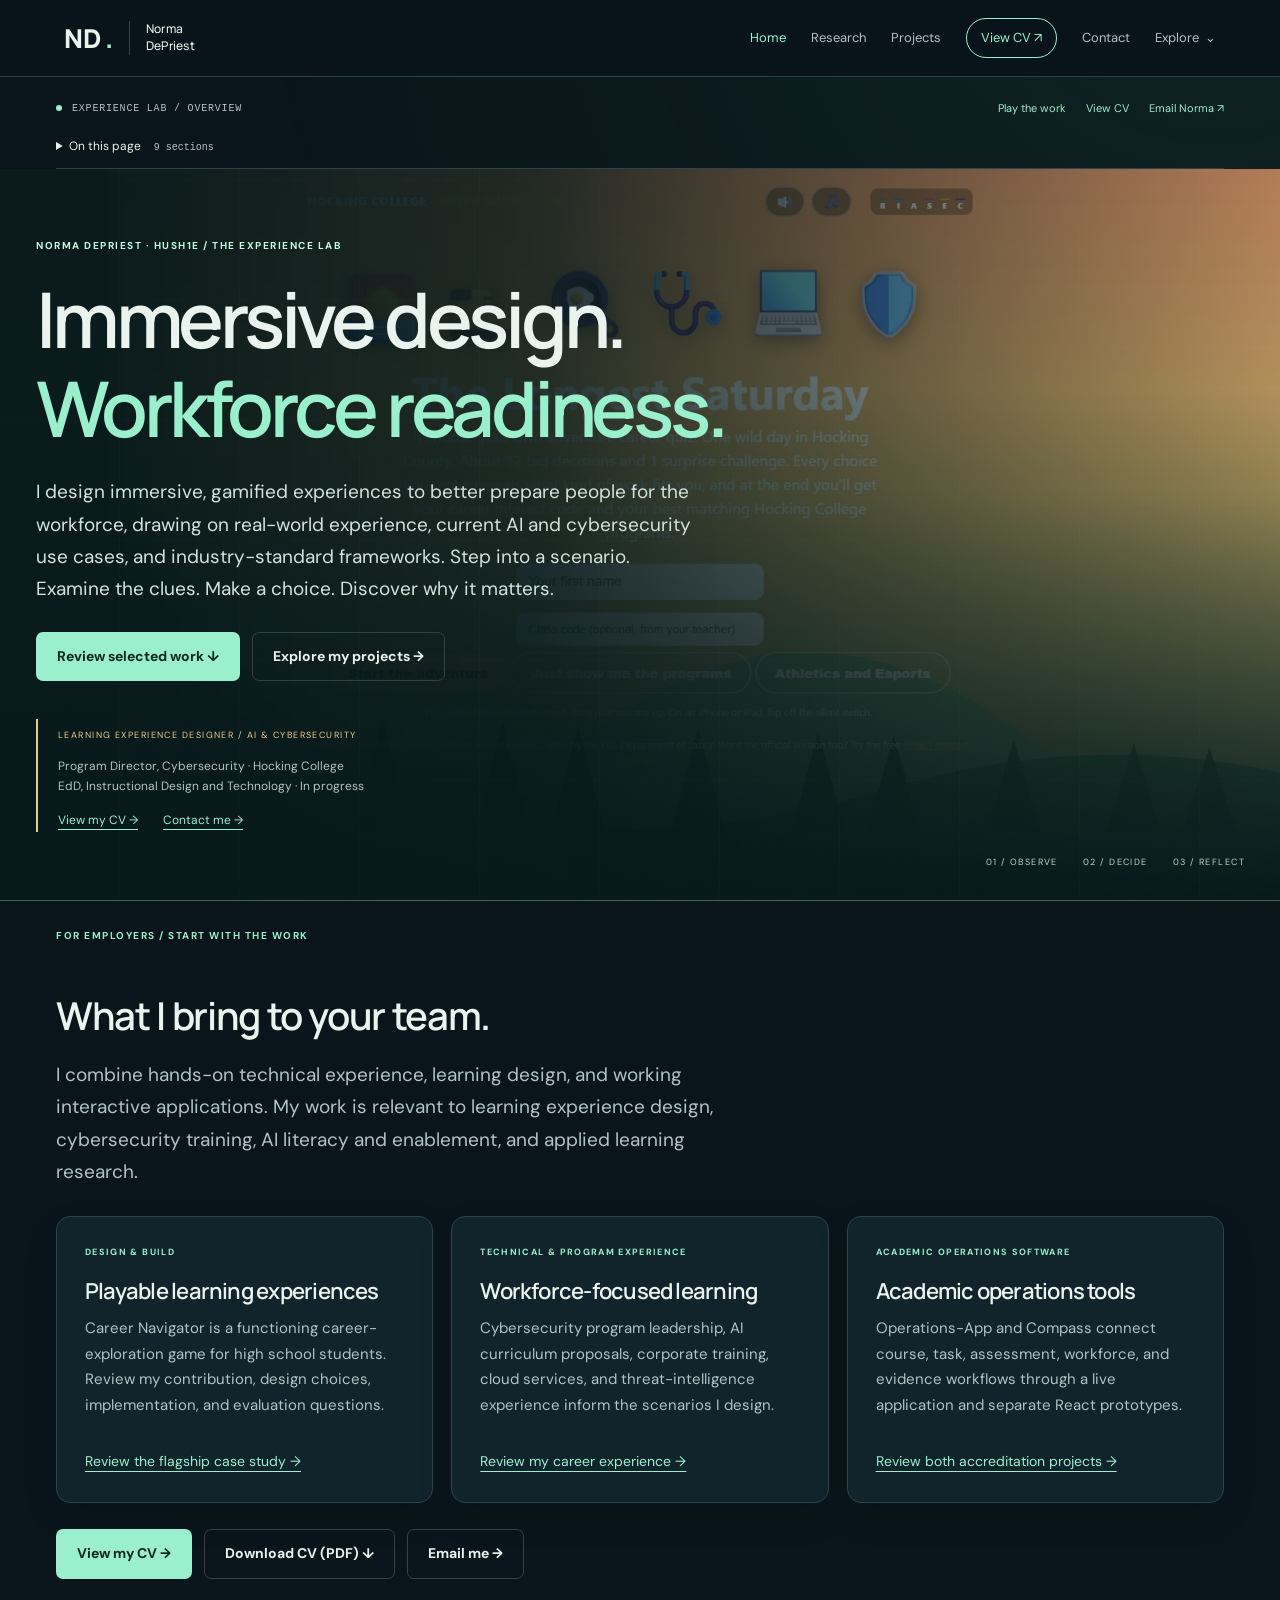
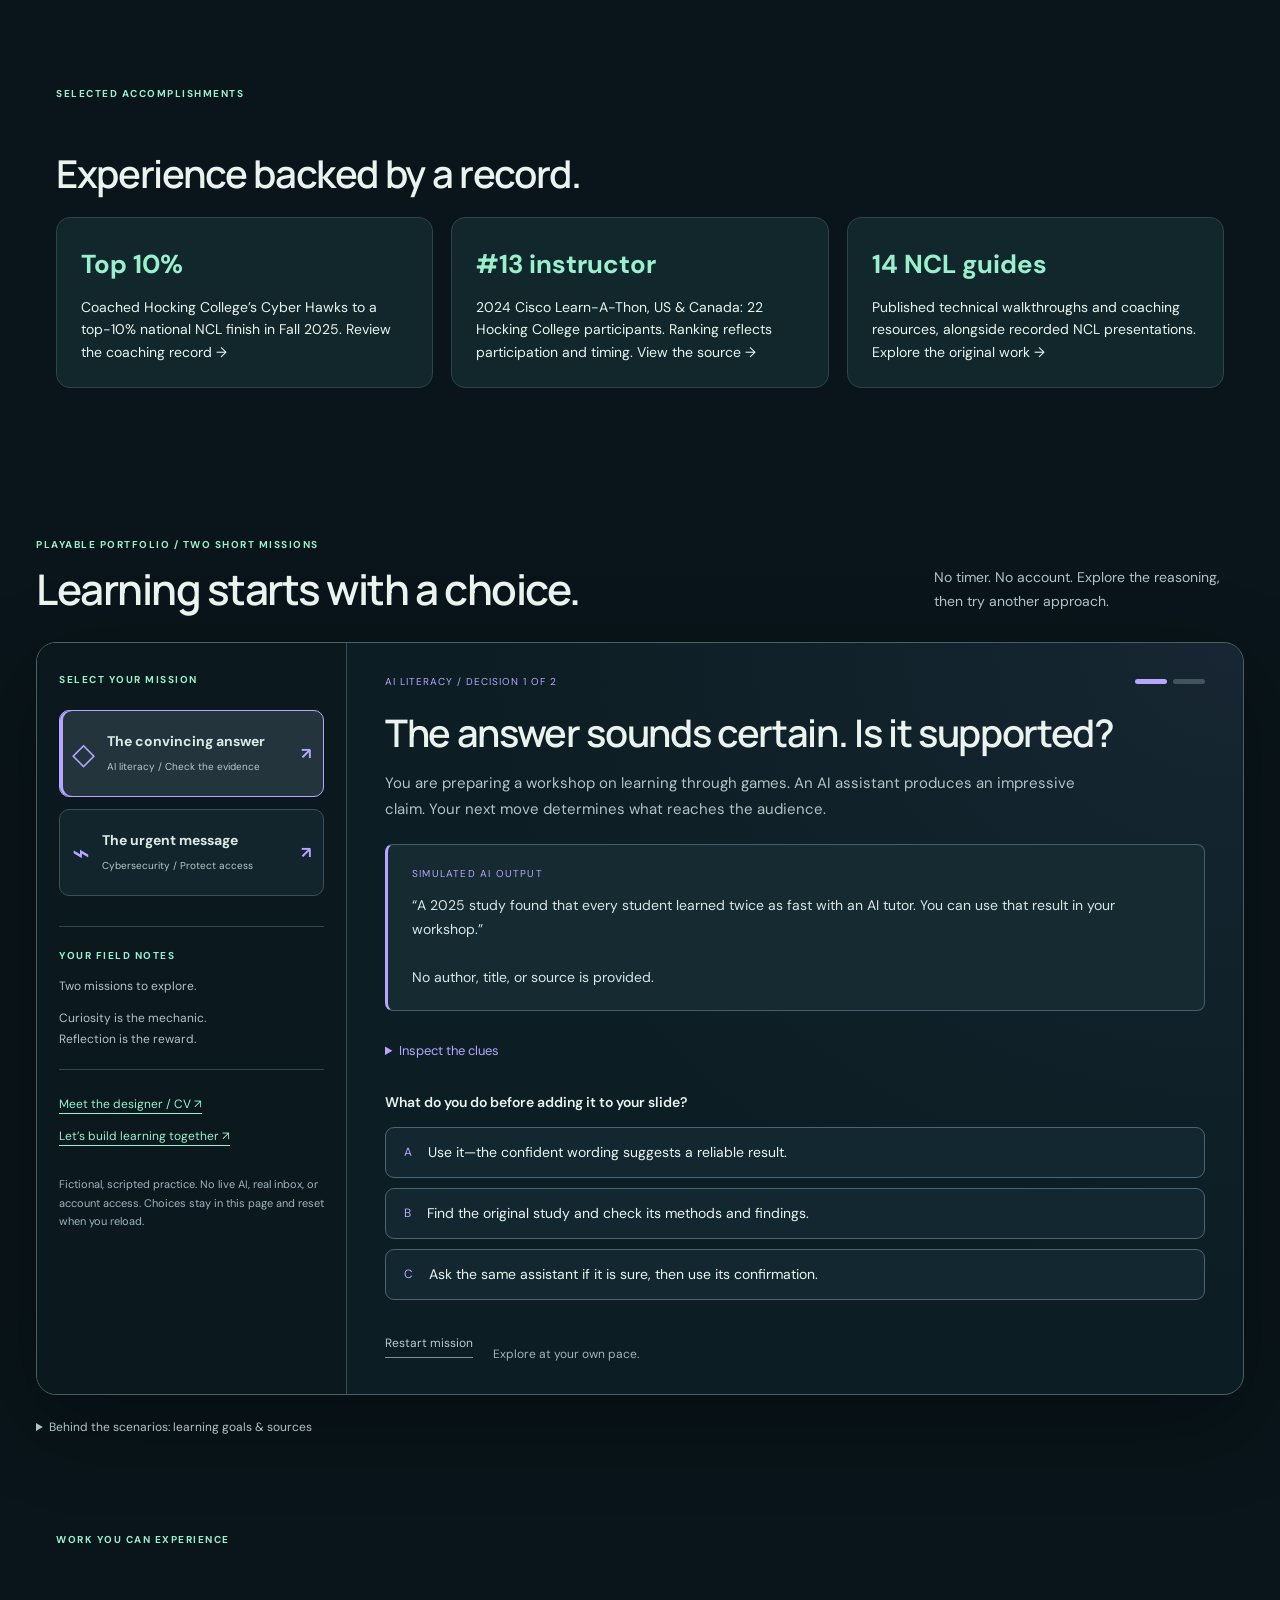
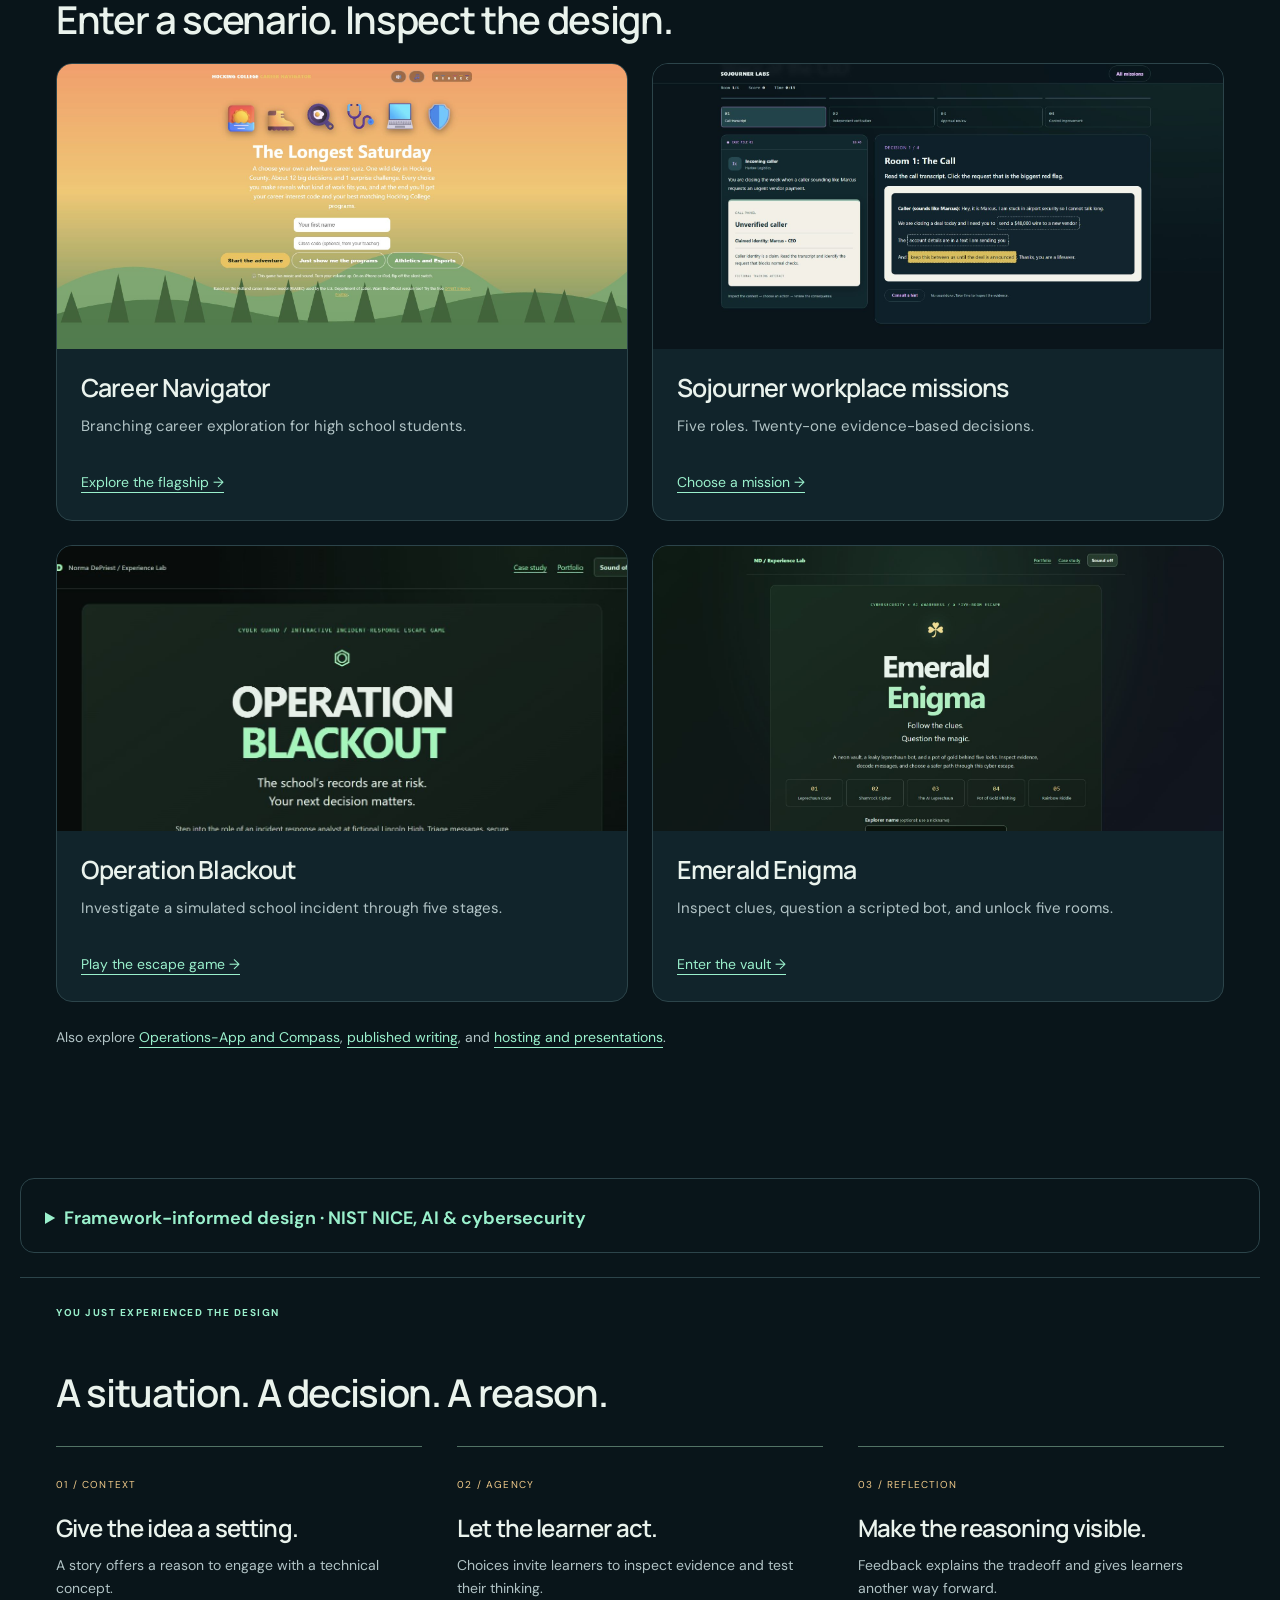
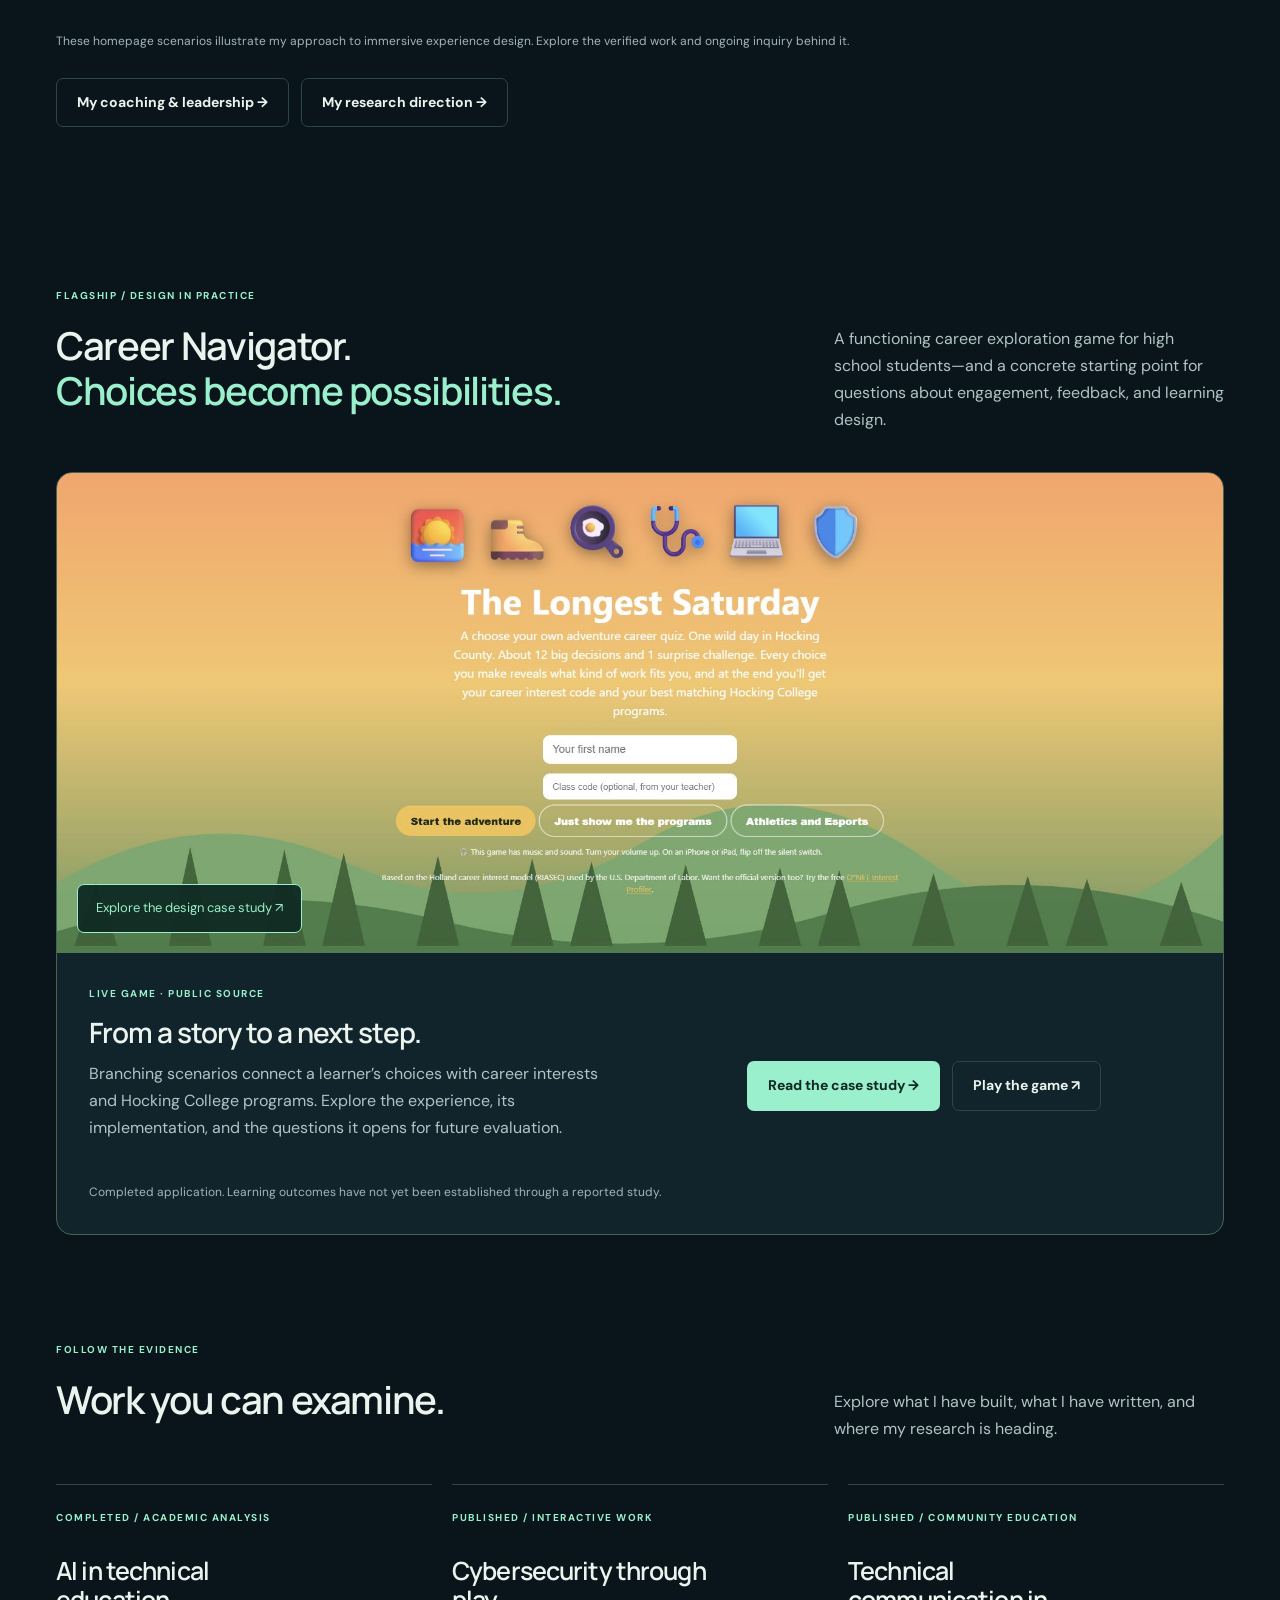
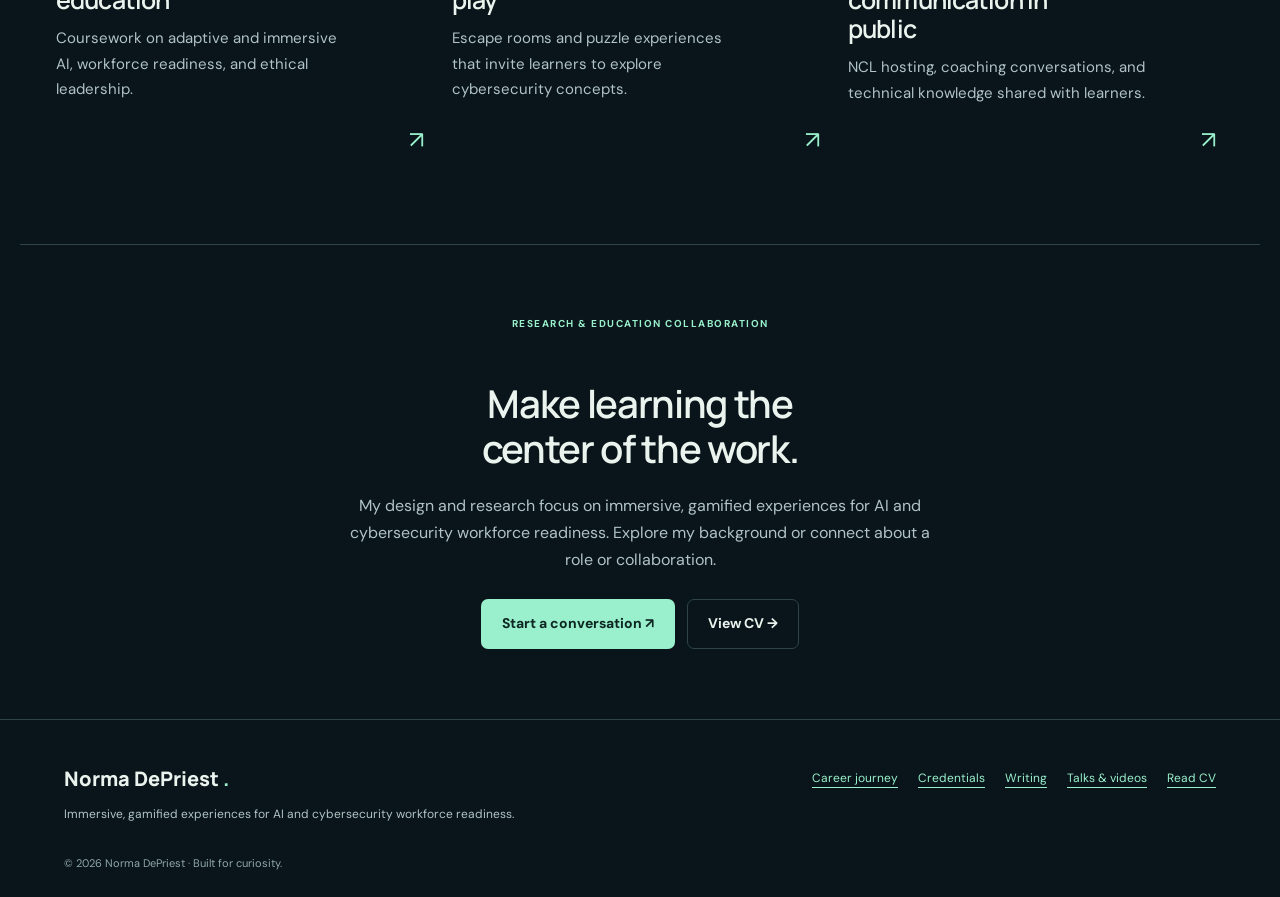
<file: index.html>
<!doctype html><html lang="en"><head><meta charset="utf-8"><meta name="viewport" content="width=device-width,initial-scale=1"><meta name="description" content="Norma DePriest designs immersive, gamified AI and cybersecurity experiences for workforce readiness. Explore working projects, career experience, research, and CV."><meta name="theme-color" content="#09151a"><title>Immersive learning design &amp; workforce readiness | Norma DePriest</title><link rel="stylesheet" href="redesign.css"><link rel="stylesheet" href="research-portfolio.css"><link rel="stylesheet" href="learning-lab.css"><link rel="stylesheet" href="hiring-review.css"><link rel="stylesheet" href="studio-suite.css?v=complete-1"></head><body><a class="skip" href="#main">Skip to content</a><header class="top"><a class="brand" href="index.html" aria-label="Norma DePriest home">ND<span>.</span><small>Norma DePriest</small></a><button class="menu-toggle" aria-expanded="false" aria-controls="primary-nav">Menu</button><nav id="primary-nav" aria-label="Main navigation"><a href="index.html" aria-current="page">Home</a><a href="research.html">Research</a><a href="projects.html">Projects</a><a href="cv.html" class="nav-cv">View CV ↗</a><a href="contact.html">Contact</a><details class="nav-more"><summary>Explore</summary><div><a href="projects.html#workplace-missions">Playable missions</a><a href="experience-design.html">Game case studies</a><a href="accreditation.html">Academic operations</a><a href="about.html">About</a><a href="experience.html">Career journey</a><a href="credentials.html">Credentials</a><a href="recognition.html">Recognition</a><a href="leadership.html">Leadership</a><a href="writing.html">Writing</a><a href="talks.html">Talks & videos</a></div></details></nav></header><main id="main"><div class="studio-guide"><span class="studio-location"><i aria-hidden="true"></i> EXPERIENCE LAB / OVERVIEW</span><div class="studio-shortcuts"><a href="projects.html#workplace-missions">Play the work</a><a href="cv.html">View CV</a><a href="mailto:hush1end@gmail.com">Email Norma ↗</a></div><details class="studio-contents"><summary>On this page <span>9 sections</span></summary><nav aria-label="Page sections"><a href="#section-1">What I bring to your team.</a><a href="#section-2">Experience backed by a record.</a><a href="#lab-heading">Learning starts with a choice.</a><a href="#section-4">Enter a scenario. Inspect the design.</a><a href="#section-5">Practice that connects with the workforce.</a><a href="#section-6">A situation. A decision. A reason.</a><a href="#section-7">Career Navigator. Choices become possibilities.</a><a href="#section-8">Work you can examine.</a><a href="#section-9">Make learning the center of the work.</a></nav></details></div>
<section class="world-entry"><div class="world-scenery" aria-hidden="true"></div><div class="world-copy"><span class="eyebrow">NORMA DEPRIEST · HUSH1E / THE EXPERIENCE LAB</span><h1>Immersive design.<br><em>Workforce readiness.</em></h1><p class="intro">I design immersive, gamified experiences to better prepare people for the workforce, drawing on real-world experience, current AI and cybersecurity use cases, and industry-standard frameworks. Step into a scenario. Examine the clues. Make a choice. Discover why it matters.</p><div class="actions"><a class="button" href="#hiring-overview">Review selected work ↓</a><a class="button ghost" href="projects.html">Explore my projects →</a></div><div class="entry-profile"><span>LEARNING EXPERIENCE DESIGNER / AI &amp; CYBERSECURITY</span><p>Program Director, Cybersecurity · Hocking College<br>EdD, Instructional Design and Technology · In progress</p><a href="cv.html">View my CV →</a><a href="contact.html">Contact me →</a></div></div><div class="world-coordinate" aria-hidden="true"><span>01 / OBSERVE</span><span>02 / DECIDE</span><span>03 / REFLECT</span></div></section>
<section class="section compact" id="hiring-overview"><span class="eyebrow">FOR EMPLOYERS / START WITH THE WORK</span><h2 id="section-1">What I bring to your team.</h2><p class="section-lead">I combine hands-on technical experience, learning design, and working interactive applications. My work is relevant to learning experience design, cybersecurity training, AI literacy and enablement, and applied learning research.</p><div class="cards"><article class="card"><span class="status">DESIGN &amp; BUILD</span><h3>Playable learning experiences</h3><p>Career Navigator is a functioning career-exploration game for high school students. Review my contribution, design choices, implementation, and evaluation questions.</p><a class="inline-link" href="career-navigator.html">Review the flagship case study →</a></article><article class="card"><span class="status">TECHNICAL &amp; PROGRAM EXPERIENCE</span><h3>Workforce-focused learning</h3><p>Cybersecurity program leadership, AI curriculum proposals, corporate training, cloud services, and threat-intelligence experience inform the scenarios I design.</p><a class="inline-link" href="experience.html">Review my career experience →</a></article><article class="card"><span class="status">ACADEMIC OPERATIONS SOFTWARE</span><h3>Academic operations tools</h3><p>Operations-App and Compass connect course, task, assessment, workforce, and evidence workflows through a live application and separate React prototypes.</p><a class="inline-link" href="accreditation.html">Review both accreditation projects →</a></article></div><div class="actions"><a class="button" href="cv.html">View my CV →</a><a class="button ghost" href="Norma-DePriest-CV.pdf" download>Download CV (PDF) ↓</a><a class="button ghost" href="mailto:hush1end@gmail.com">Email me →</a></div></section><section class="section compact" id="selected-accomplishments"><span class="eyebrow">SELECTED ACCOMPLISHMENTS</span><h2 id="section-2">Experience backed by a record.</h2><div class="proof-grid"><a href="leadership.html"><strong>Top 10%</strong><span>Coached Hocking College’s Cyber Hawks to a top-10% national NCL finish in Fall 2025. Review the coaching record →</span></a><a href="recognition.html#honors"><strong>#13 instructor</strong><span>2024 Cisco Learn-A-Thon, US &amp; Canada: 22 Hocking College participants. Ranking reflects participation and timing. View the source →</span></a><a href="writing.html"><strong>14 NCL guides</strong><span>Published technical walkthroughs and coaching resources, alongside recorded NCL presentations. Explore the original work →</span></a></div></section><section class="lab-section" id="learning-lab" aria-labelledby="lab-heading"><div class="lab-heading"><div><span class="eyebrow">PLAYABLE PORTFOLIO / TWO SHORT MISSIONS</span><h2 id="lab-heading">Learning starts with a choice.</h2></div><p>No timer. No account. Explore the reasoning, then try another approach.</p></div><div class="lab-shell" data-theme="ai"><aside class="mission-rail"><span class="status">SELECT YOUR MISSION</span><div class="mission-switch" role="group" aria-label="Choose a learning mission"><button type="button" data-mission="ai" aria-pressed="true" aria-controls="mission-stage"><span class="mission-glyph" aria-hidden="true">◇</span><span><strong>The convincing answer</strong><small>AI literacy / Check the evidence</small></span><b aria-hidden="true">↗</b></button><button type="button" data-mission="cyber" aria-pressed="false" aria-controls="mission-stage"><span class="mission-glyph" aria-hidden="true">⌁</span><span><strong>The urgent message</strong><small>Cybersecurity / Protect access</small></span><b aria-hidden="true">↗</b></button></div><div class="field-notes"><span class="status">YOUR FIELD NOTES</span><p id="mission-record" aria-live="polite">Two missions to explore.</p><p>Curiosity is the mechanic.<br>Reflection is the reward.</p></div><a class="rail-link" href="cv.html">Meet the designer / CV ↗</a><a class="rail-link" href="contact.html">Let’s build learning together ↗</a><p class="simulation-note">Fictional, scripted practice. No live AI, real inbox, or account access. Choices stay in this page and reset when you reload.</p></aside><div id="mission-stage" class="mission-stage"><noscript><h3>Explore the learning lab</h3><p>Enable JavaScript to try the two interactive missions. You can still explore my <a href="projects.html">games</a>, <a href="research.html">research</a>, <a href="cv.html">CV</a>, and <a href="contact.html">contact information</a>.</p></noscript></div></div><details class="lab-sources"><summary>Behind the scenarios: learning goals &amp; sources</summary><p>AI mission: distinguish a plausible answer from supported evidence, then choose a privacy-conscious way to practice. Cybersecurity mission: recognize a suspicious request, verify through a trusted channel, and respond to an unexpected authentication prompt. These brief demonstrations are not assessments of mastery or evaluated research outcomes.</p><p>Further reading: <a href="https://nvlpubs.nist.gov/nistpubs/ai/NIST.AI.600-1.pdf" target="_blank" rel="noopener noreferrer">NIST Generative AI Profile (PDF)</a> · <a href="https://www.cisa.gov/sites/default/files/2024-09/Secure-Our-World-4-Easy-Ways-Stay-Safe-Online-Tip-Sheet.pdf" target="_blank" rel="noopener noreferrer">CISA Secure Our World (PDF)</a>.</p></details></section>
<section class="section compact" id="games-and-learning-systems"><span class="eyebrow">WORK YOU CAN EXPERIENCE</span><h2 id="section-4">Enter a scenario. Inspect the design.</h2><div class="studio-work-grid"><article><a href="career-navigator.html"><img src="career-navigator-preview.jpg" alt="Career Navigator actual game preview" loading="lazy"></a><div><h3>Career Navigator</h3><p>Branching career exploration for high school students.</p><a class="inline-link" href="career-navigator.html">Explore the flagship →</a></div></article><article><a href="projects.html#workplace-missions"><img src="mission-voice-of-the-ceo-workplace.jpg" alt="Sojourner workplace missions actual game preview" loading="lazy"></a><div><h3>Sojourner workplace missions</h3><p>Five roles. Twenty-one evidence-based decisions.</p><a class="inline-link" href="projects.html#workplace-missions">Choose a mission →</a></div></article><article><a href="https://hush1e.github.io/operation-blackout/"><img src="operation-blackout-preview.jpg" alt="Operation Blackout actual game preview" loading="lazy"></a><div><h3>Operation Blackout</h3><p>Investigate a simulated school incident through five stages.</p><a class="inline-link" href="https://hush1e.github.io/operation-blackout/">Play the escape game →</a></div></article><article><a href="https://hush1e.github.io/emerald-enigma/"><img src="emerald-enigma-preview.jpg" alt="Emerald Enigma actual game preview" loading="lazy"></a><div><h3>Emerald Enigma</h3><p>Inspect clues, question a scripted bot, and unlock five rooms.</p><a class="inline-link" href="https://hush1e.github.io/emerald-enigma/">Enter the vault →</a></div></article></div><p class="studio-related">Also explore <a href="accreditation.html">Operations-App and Compass</a>, <a href="writing.html">published writing</a>, and <a href="talks.html">hosting and presentations</a>.</p></section><details class="section compact hiring-details" id="framework-informed-design"><summary>Framework-informed design · NIST NICE, AI &amp; cybersecurity</summary><div class="hiring-details-body"><span class="eyebrow">FRAMEWORK-INFORMED EXPERIENCE DESIGN</span><h2 id="section-5">Practice that connects<br>with the workforce.</h2><p class="section-lead">I apply industry-standard AI and cybersecurity frameworks to the immersive, gamified experiences I design, so scenarios, decisions, and feedback connect with the practices people encounter in the workforce.</p><div class="panel"><span class="status">FRAMEWORKS &amp; GUIDANCE I APPLY</span><p>NIST NICE, CSF, RMF, SP 800-53, SP 800-171, AI RMF, and the Generative AI Profile (NIST AI 600-1).</p><p>NICE provides a workforce lens through tasks, knowledge, and skills. AI and cybersecurity risk frameworks and guidance help connect experiences with professional decisions, responsibilities, and safeguards.</p><a class="button ghost" href="research.html#framework-informed-design">Explore my framework-informed approach →</a></div></div></details><section class="section compact design-reveal"><span class="eyebrow">YOU JUST EXPERIENCED THE DESIGN</span><h2 id="section-6">A situation. A decision. A reason.</h2><div class="design-principles"><article><span>01 / CONTEXT</span><h3>Give the idea a setting.</h3><p>A story offers a reason to engage with a technical concept.</p></article><article><span>02 / AGENCY</span><h3>Let the learner act.</h3><p>Choices invite learners to inspect evidence and test their thinking.</p></article><article><span>03 / REFLECTION</span><h3>Make the reasoning visible.</h3><p>Feedback explains the tradeoff and gives learners another way forward.</p></article></div><p class="small-note">These homepage scenarios illustrate my approach to immersive experience design. Explore the verified work and ongoing inquiry behind it.</p><div class="actions"><a class="button ghost" href="leadership.html">My coaching &amp; leadership →</a><a class="button ghost" href="research.html">My research direction →</a></div></section>
<section class="section"><div class="section-heading"><div><span class="eyebrow">FLAGSHIP / DESIGN IN PRACTICE</span><h2 id="section-7">Career Navigator.<br><em>Choices become possibilities.</em></h2></div><p>A functioning career exploration game for high school students—and a concrete starting point for questions about engagement, feedback, and learning design.</p></div><article class="flagship"><a class="flagship-image" href="career-navigator.html"><img src="career-navigator-preview.jpg" width="1920" height="945" alt="Career Navigator: The Longest Saturday, showing the illustrated Hocking County landscape and adventure start screen." loading="lazy"><span>Explore the design case study ↗</span></a><div class="flagship-copy"><span class="status">LIVE GAME · PUBLIC SOURCE</span><h3>From a story to a next step.</h3><p>Branching scenarios connect a learner’s choices with career interests and Hocking College programs. Explore the experience, its implementation, and the questions it opens for future evaluation.</p><div class="actions"><a class="button" href="career-navigator.html">Read the case study →</a><a class="button ghost" href="https://hush1e.github.io/sojourner-labs/career-navigator/" target="_blank" rel="noopener noreferrer">Play the game ↗</a></div><p class="small-note">Completed application. Learning outcomes have not yet been established through a reported study.</p></div></article></section>
<section class="section compact"><div class="section-heading"><div><span class="eyebrow">FOLLOW THE EVIDENCE</span><h2 id="section-8">Work you can examine.</h2></div><p>Explore what I have built, what I have written, and where my research is heading.</p></div><div class="route-grid"><a class="route-card" href="research.html#academic-work"><span class="index">COMPLETED / ACADEMIC ANALYSIS</span><h3>AI in technical education</h3><p>Coursework on adaptive and immersive AI, workforce readiness, and ethical leadership.</p><span class="route-arrow" aria-hidden="true">↗</span></a><a class="route-card" href="projects.html#cyber-games"><span class="index">PUBLISHED / INTERACTIVE WORK</span><h3>Cybersecurity through play</h3><p>Escape rooms and puzzle experiences that invite learners to explore cybersecurity concepts.</p><span class="route-arrow" aria-hidden="true">↗</span></a><a class="route-card" href="talks.html"><span class="index">PUBLISHED / COMMUNITY EDUCATION</span><h3>Technical communication in public</h3><p>NCL hosting, coaching conversations, and technical knowledge shared with learners.</p><span class="route-arrow" aria-hidden="true">↗</span></a></div></section>
<section class="section callout"><span class="eyebrow">RESEARCH &amp; EDUCATION COLLABORATION</span><h2 id="section-9">Make learning the<br>center of the work.</h2><p>My design and research focus on immersive, gamified experiences for AI and cybersecurity workforce readiness. Explore my background or connect about a role or collaboration.</p><div class="actions centered"><a class="button" href="contact.html">Start a conversation ↗</a><a class="button ghost" href="cv.html">View CV →</a></div></section></main><footer><div><a class="brand" href="index.html">Norma DePriest<span>.</span></a><p>Immersive, gamified experiences for AI and cybersecurity workforce readiness.</p></div><div class="footer-links"><a class="inline-link" href="experience.html">Career journey</a><a class="inline-link" href="credentials.html">Credentials</a><a class="inline-link" href="writing.html">Writing</a><a class="inline-link" href="talks.html">Talks & videos</a><a class="inline-link" href="cv.html">Read CV</a></div><small>© <span id="year">2026</span> Norma DePriest · Built for curiosity.</small></footer><script src="app.js" defer></script><script src="learning-lab.js" defer></script><script src="studio-suite.js?v=complete-1" defer></script></body></html>
</file>
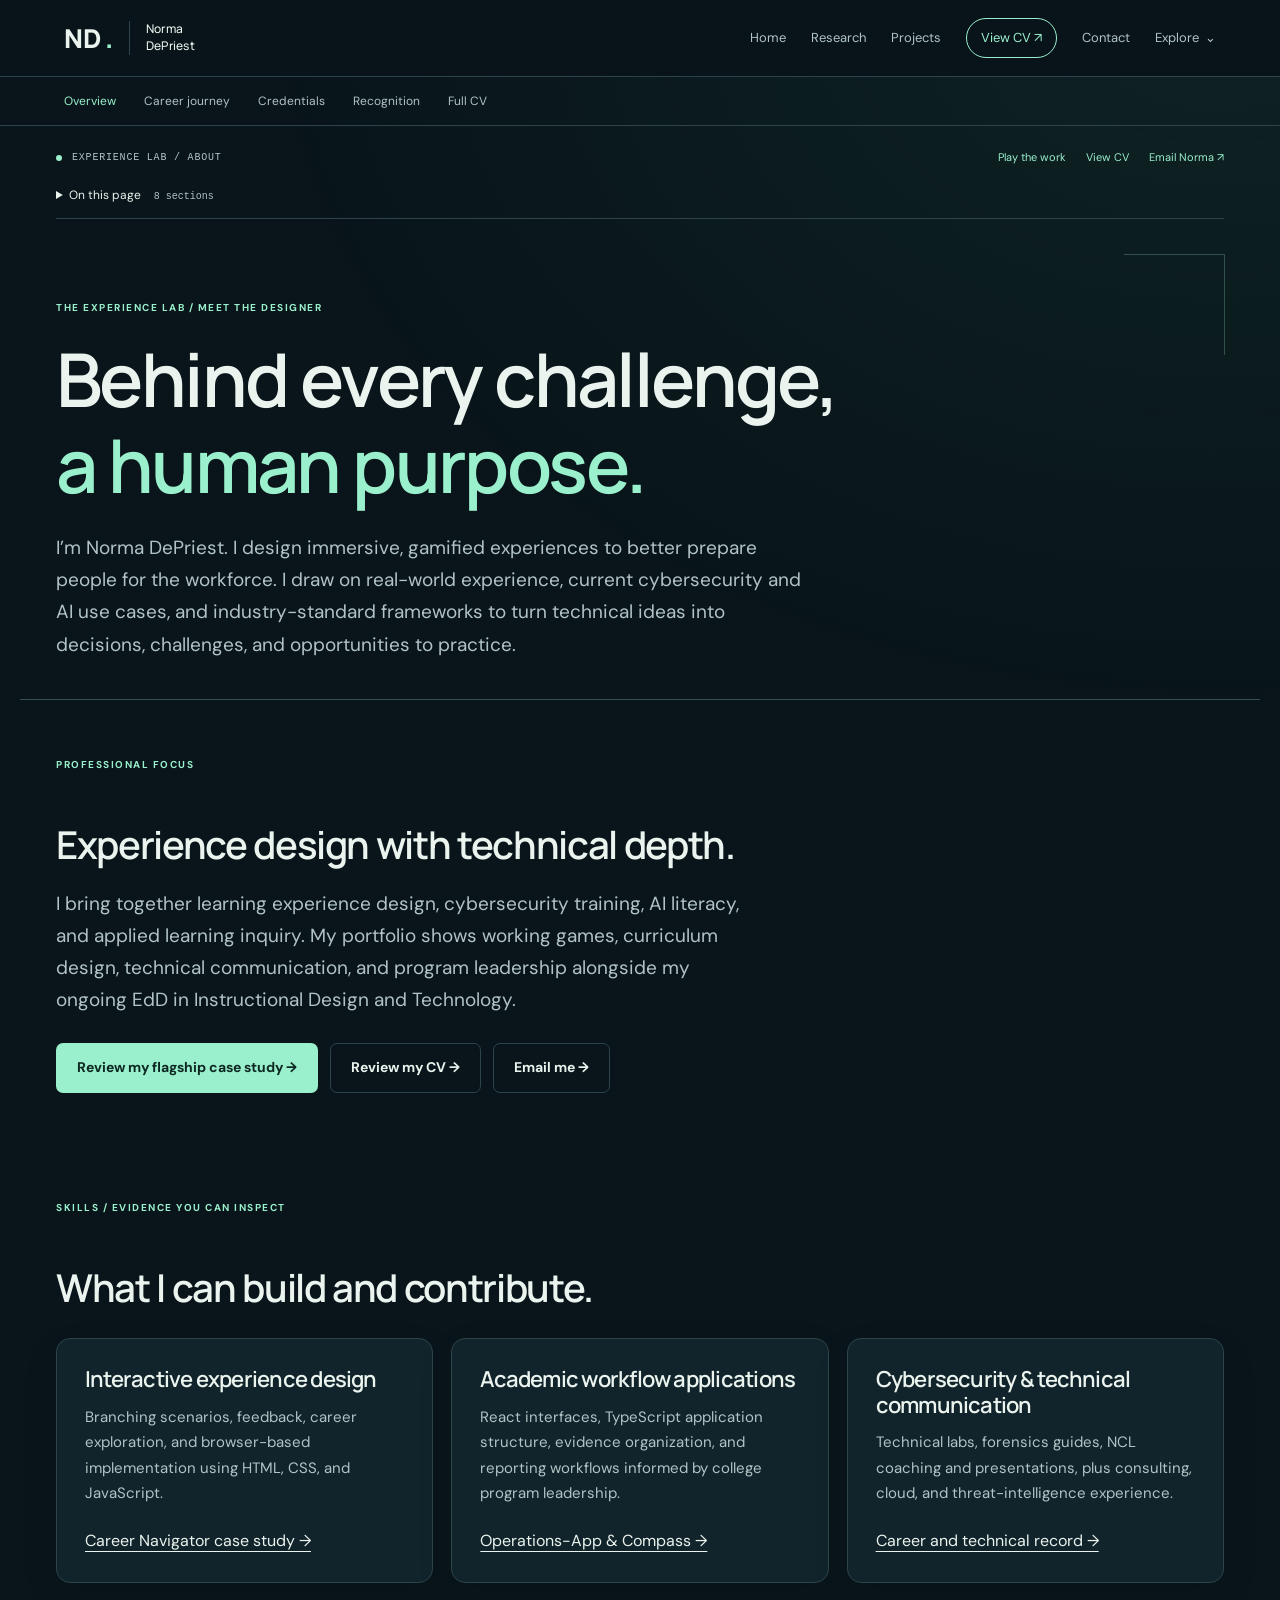
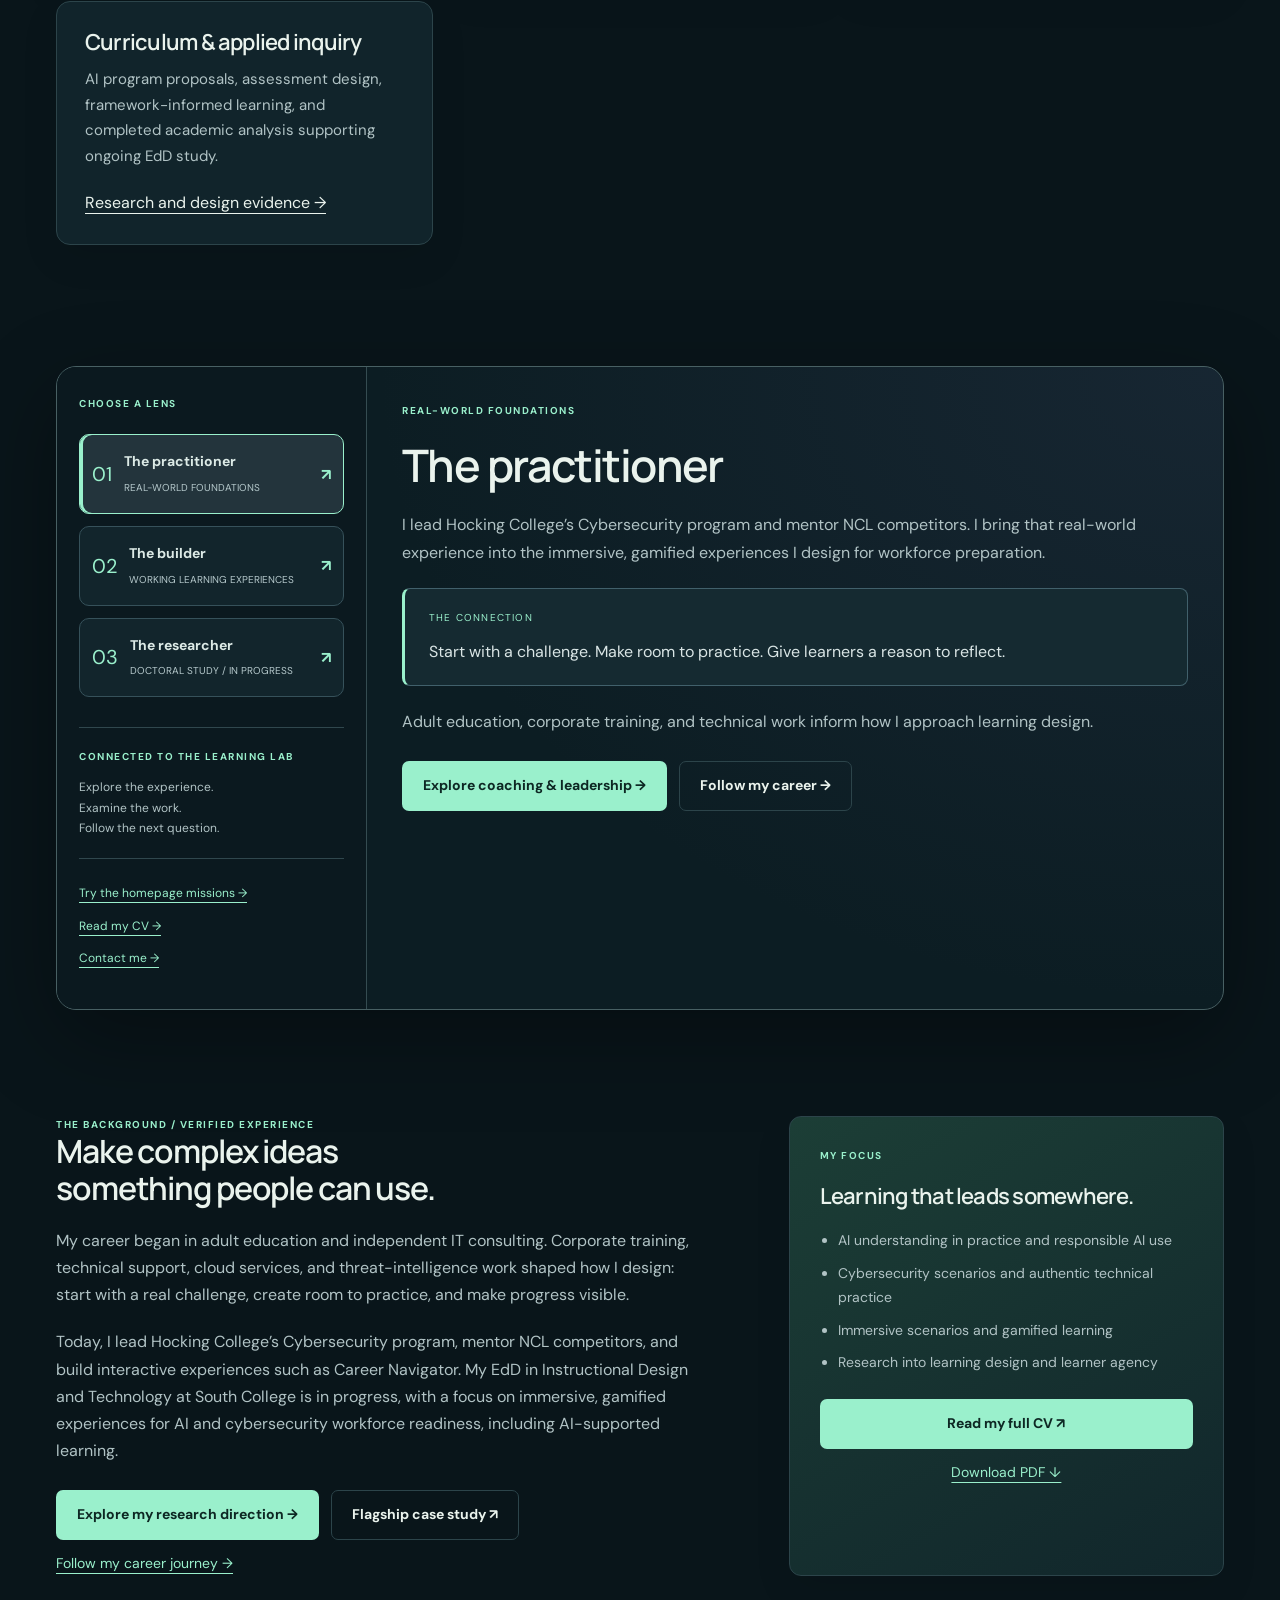
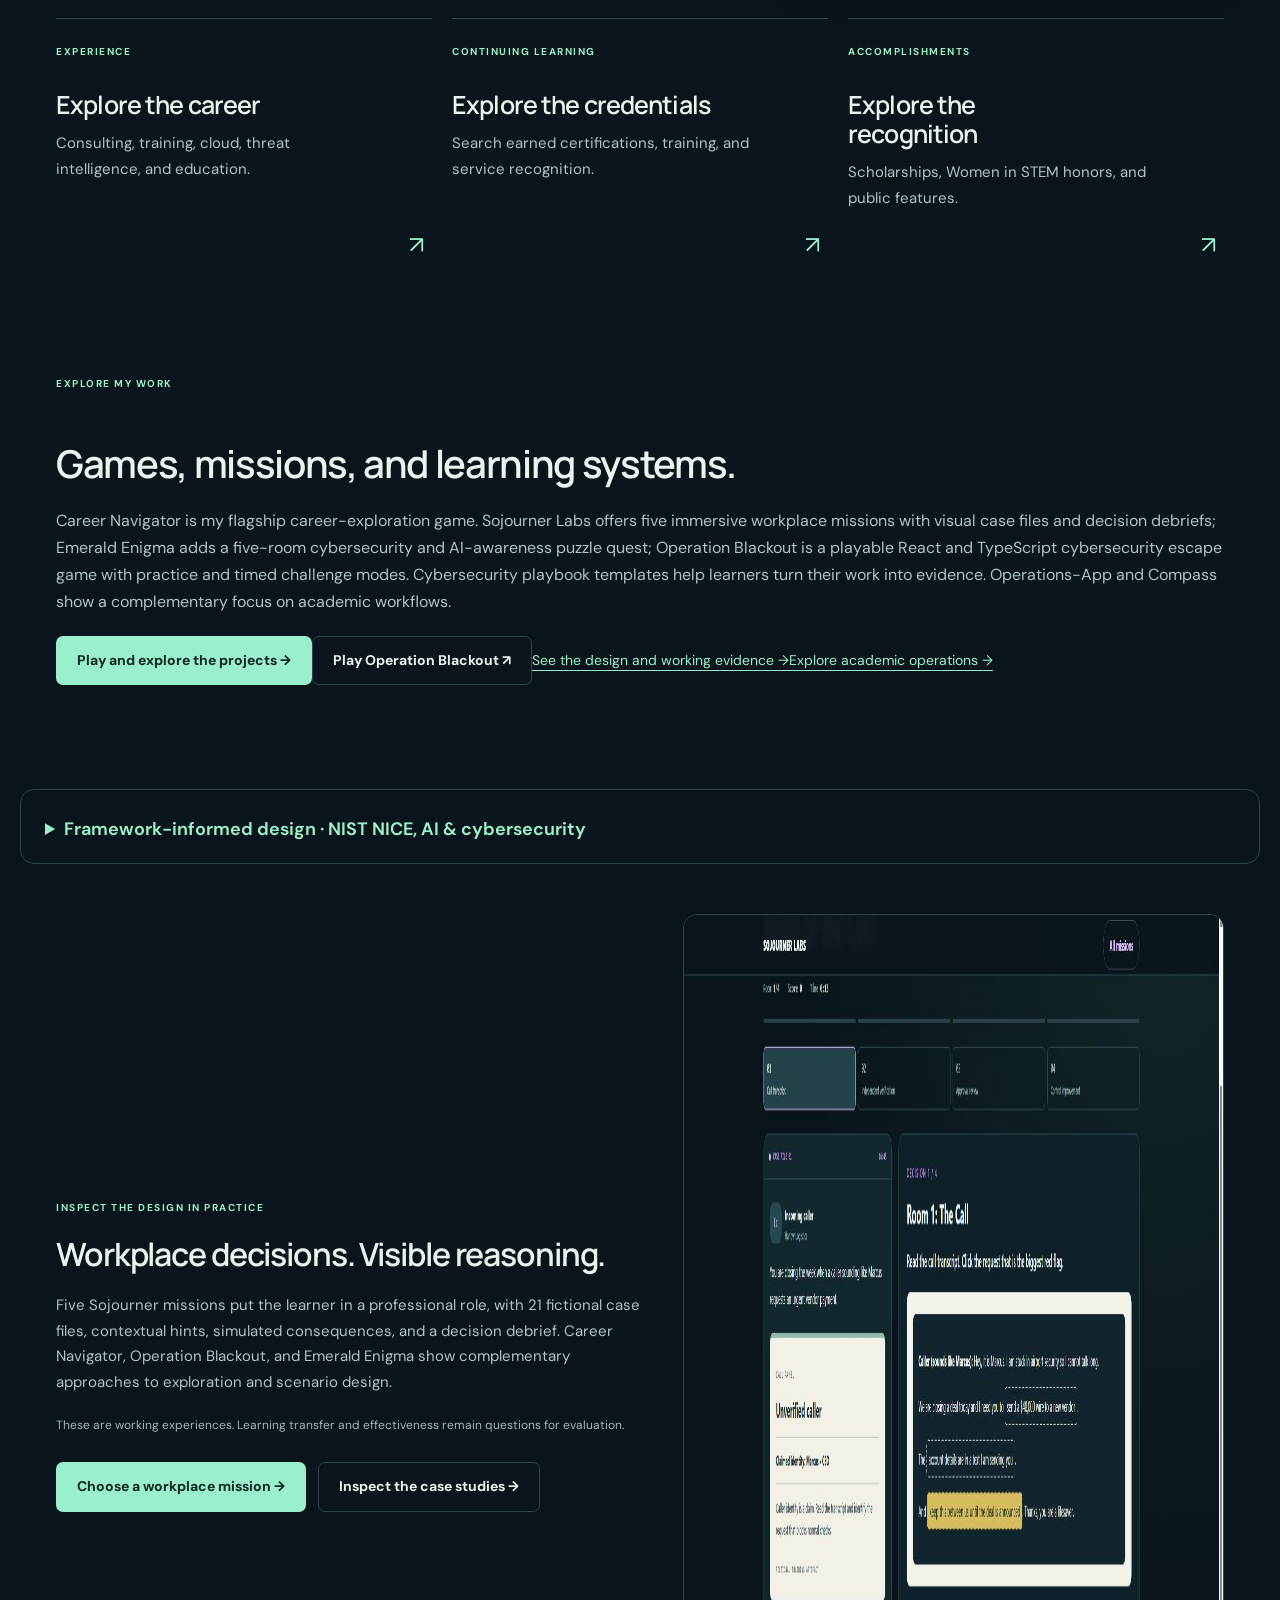
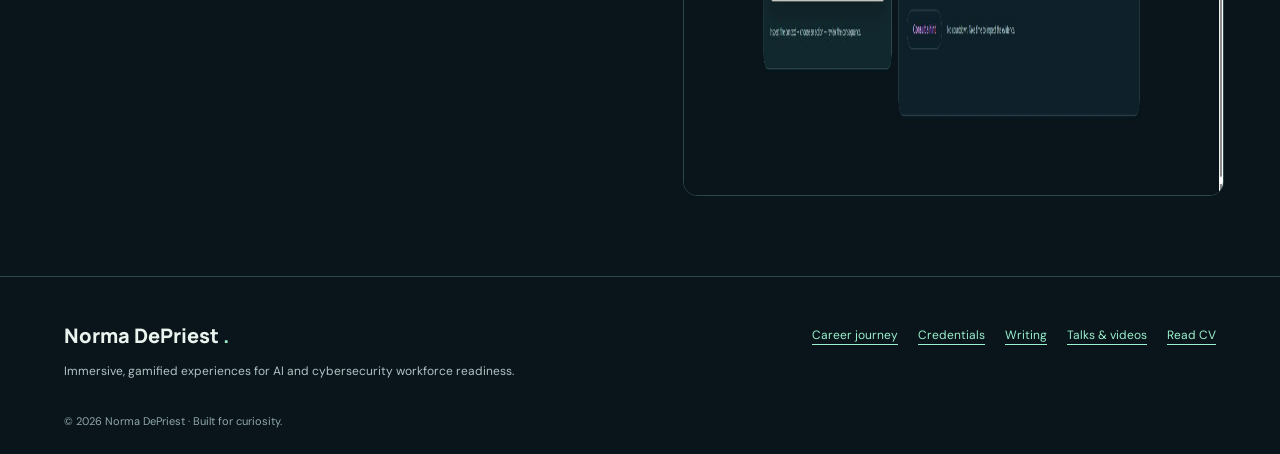
<file: about.html>
<!doctype html><html lang="en"><head><meta charset="utf-8"><meta name="viewport" content="width=device-width,initial-scale=1"><meta name="description" content="Norma DePriest designs immersive, gamified experiences for workforce readiness, grounded in real-world experience and AI and cybersecurity use cases."><meta name="theme-color" content="#09151a"><title>About | Norma DePriest</title><link rel="stylesheet" href="redesign.css"><link rel="stylesheet" href="learning-lab.css"><link rel="stylesheet" href="lab-pages.css"><link rel="stylesheet" href="hiring-review.css"><link rel="stylesheet" href="studio-suite.css?v=complete-1"></head><body><a class="skip" href="#main">Skip to content</a><header class="top"><a class="brand" href="index.html" aria-label="Norma DePriest home">ND<span>.</span><small>Norma DePriest</small></a><button class="menu-toggle" aria-expanded="false" aria-controls="primary-nav">Menu</button><nav id="primary-nav" aria-label="Main navigation"><a href="index.html">Home</a><a href="research.html">Research</a><a href="projects.html">Projects</a><a href="cv.html" class="nav-cv">View CV ↗</a><a href="contact.html">Contact</a><details class="nav-more"><summary>Explore</summary><div><a href="about.html" aria-current="page">About</a><a href="experience.html">Career journey</a><a href="credentials.html">Credentials</a><a href="recognition.html">Recognition</a><a href="leadership.html">Leadership</a><a href="writing.html">Writing</a><a href="talks.html">Talks & videos</a></div></details></nav></header><nav class="subnav" aria-label="Professional background"><a href="about.html" aria-current="page">Overview</a><a href="experience.html">Career journey</a><a href="credentials.html">Credentials</a><a href="recognition.html">Recognition</a><a href="cv.html">Full CV</a></nav><main id="main"><div class="studio-guide"><span class="studio-location"><i aria-hidden="true"></i> EXPERIENCE LAB / ABOUT</span><div class="studio-shortcuts"><a href="projects.html#workplace-missions">Play the work</a><a href="cv.html">View CV</a><a href="mailto:hush1end@gmail.com">Email Norma ↗</a></div><details class="studio-contents"><summary>On this page <span>8 sections</span></summary><nav aria-label="Page sections"><a href="#section-1">Experience design with technical depth.</a><a href="#section-2">What I can build and contribute.</a><a href="#section-3">The practitioner</a><a href="#section-4">The builder</a><a href="#section-5">The researcher</a><a href="#section-6">Make complex ideas something people can use.</a><a href="#section-7">Games, missions, and learning systems.</a><a href="#section-8">Practice that connects with the workforce.</a></nav></details></div><div class="page-intro lab-page-intro"><span class="eyebrow">THE EXPERIENCE LAB / MEET THE DESIGNER</span><h1>Behind every challenge,<br><em>a human purpose.</em></h1><p class="intro">I’m Norma DePriest. I design immersive, gamified experiences to better prepare people for the workforce. I draw on real-world experience, current cybersecurity and AI use cases, and industry-standard frameworks to turn technical ideas into decisions, challenges, and opportunities to practice.</p></div><section class="section compact" id="professional-focus"><span class="eyebrow">PROFESSIONAL FOCUS</span><h2 id="section-1">Experience design with technical depth.</h2><p class="section-lead">I bring together learning experience design, cybersecurity training, AI literacy, and applied learning inquiry. My portfolio shows working games, curriculum design, technical communication, and program leadership alongside my ongoing EdD in Instructional Design and Technology.</p><div class="actions"><a class="button" href="career-navigator.html">Review my flagship case study →</a><a class="button ghost" href="cv.html">Review my CV →</a><a class="button ghost" href="mailto:hush1end@gmail.com">Email me →</a></div></section><section class="section compact" id="skills-evidence"><span class="eyebrow">SKILLS / EVIDENCE YOU CAN INSPECT</span><h2 id="section-2">What I can build and contribute.</h2><div class="cards"><article class="card"><h3>Interactive experience design</h3><p>Branching scenarios, feedback, career exploration, and browser-based implementation using HTML, CSS, and JavaScript.</p><a href="career-navigator.html">Career Navigator case study →</a></article><article class="card"><h3>Academic workflow applications</h3><p>React interfaces, TypeScript application structure, evidence organization, and reporting workflows informed by college program leadership.</p><a href="accreditation.html">Operations-App &amp; Compass →</a></article><article class="card"><h3>Cybersecurity &amp; technical communication</h3><p>Technical labs, forensics guides, NCL coaching and presentations, plus consulting, cloud, and threat-intelligence experience.</p><a href="experience.html">Career and technical record →</a></article><article class="card"><h3>Curriculum &amp; applied inquiry</h3><p>AI program proposals, assessment design, framework-informed learning, and completed academic analysis supporting ongoing EdD study.</p><a href="research.html">Research and design evidence →</a></article></div></section><section class="section compact"><div class="lab-shell profile-lab" data-explorer data-theme="cyber"><aside class="mission-rail"><span class="status">CHOOSE A LENS</span><div class="mission-switch" role="group" aria-label="Explore perspective"><button type="button" data-explore="perspective-0" aria-controls="perspective-0"><span class="mission-glyph" aria-hidden="true">01</span><span><strong>The practitioner</strong><small>REAL-WORLD FOUNDATIONS</small></span><b aria-hidden="true">↗</b></button><button type="button" data-explore="perspective-1" aria-controls="perspective-1"><span class="mission-glyph" aria-hidden="true">02</span><span><strong>The builder</strong><small>WORKING LEARNING EXPERIENCES</small></span><b aria-hidden="true">↗</b></button><button type="button" data-explore="perspective-2" aria-controls="perspective-2"><span class="mission-glyph" aria-hidden="true">03</span><span><strong>The researcher</strong><small>DOCTORAL STUDY / IN PROGRESS</small></span><b aria-hidden="true">↗</b></button></div><div class="field-notes"><span class="status">CONNECTED TO THE LEARNING LAB</span><p>Explore the experience.<br>Examine the work.<br>Follow the next question.</p></div><a class="rail-link" href="index.html#learning-lab">Try the homepage missions →</a><a class="rail-link" href="cv.html">Read my CV →</a><a class="rail-link" href="contact.html">Contact me →</a></aside><div class="explore-stage"><section class="explore-panel" id="perspective-0" tabindex="-1"><span class="status">REAL-WORLD FOUNDATIONS</span><h2 id="section-3">The practitioner</h2><p>I lead Hocking College’s Cybersecurity program and mentor NCL competitors. I bring that real-world experience into the immersive, gamified experiences I design for workforce preparation.</p><div class="artifact"><span>THE CONNECTION</span><p>Start with a challenge. Make room to practice. Give learners a reason to reflect.</p></div><p>Adult education, corporate training, and technical work inform how I approach learning design.</p><div class="actions"><a class="button" href="leadership.html">Explore coaching &amp; leadership →</a><a class="button ghost" href="experience.html">Follow my career →</a></div></section><section class="explore-panel" id="perspective-1" tabindex="-1"><span class="status">WORKING LEARNING EXPERIENCES</span><h2 id="section-4">The builder</h2><a class="lens-preview" href="career-navigator.html"><img src="career-navigator-preview.jpg" alt="Career Navigator illustrated game landscape" loading="lazy"><span>Enter the Career Navigator case study ↗</span></a><p>Career Navigator is a functioning career exploration game for high school students. It demonstrates my interest in making learning participatory through story and choice.</p><div class="actions"><a class="button" href="https://hush1e.github.io/sojourner-labs/career-navigator/">Play Career Navigator ↗</a><a class="button ghost" href="projects.html">Explore my games →</a></div></section><section class="explore-panel" id="perspective-2" tabindex="-1"><span class="status">DOCTORAL STUDY / IN PROGRESS</span><h2 id="section-5">The researcher</h2><p>My EdD in Instructional Design and Technology at South College is in progress. My focus is designing immersive, gamified experiences for AI and cybersecurity workforce preparation, including related inquiry into AI-supported learning.</p><div class="artifact"><span>THE QUESTION I BRING</span><p>How can choices, challenges, and feedback support technical understanding and thoughtful action?</p></div><p>Completed academic analysis and working games provide foundations for further inquiry. Proposed evaluations are clearly separated from completed work.</p><a class="button" href="research.html">Explore questions &amp; evidence →</a></section></div></div></section><section class="section compact"><div class="about-grid"><div class="about-story"><span class="status">THE BACKGROUND / VERIFIED EXPERIENCE</span><h2 id="section-6">Make complex ideas<br>something people can use.</h2><p>My career began in adult education and independent IT consulting. Corporate training, technical support, cloud services, and threat-intelligence work shaped how I design: start with a real challenge, create room to practice, and make progress visible.</p><p>Today, I lead Hocking College’s Cybersecurity program, mentor NCL competitors, and build interactive experiences such as Career Navigator. My EdD in Instructional Design and Technology at South College is in progress, with a focus on immersive, gamified experiences for AI and cybersecurity workforce readiness, including AI-supported learning.</p><div class="actions"><a class="button" href="research.html">Explore my research direction →</a><a class="button ghost" href="career-navigator.html">Flagship case study ↗</a></div><a class="inline-link" href="experience.html">Follow my career journey →</a></div><aside class="profile-note"><span class="index">MY FOCUS</span><h3>Learning that leads somewhere.</h3><ul><li>AI understanding in practice and responsible AI use</li><li>Cybersecurity scenarios and authentic technical practice</li><li>Immersive scenarios and gamified learning</li><li>Research into learning design and learner agency</li></ul><a class="button" href="cv.html">Read my full CV ↗</a><a class="inline-link" href="Norma-DePriest-CV.pdf" download>Download PDF ↓</a></aside></div><div class="route-grid"><a class="route-card" href="experience.html"><span class="index">EXPERIENCE</span><h3>Explore the career</h3><p>Consulting, training, cloud, threat intelligence, and education.</p><span class="route-arrow" aria-hidden="true">↗</span></a><a class="route-card" href="credentials.html"><span class="index">CONTINUING LEARNING</span><h3>Explore the credentials</h3><p>Search earned certifications, training, and service recognition.</p><span class="route-arrow" aria-hidden="true">↗</span></a><a class="route-card" href="recognition.html"><span class="index">ACCOMPLISHMENTS</span><h3>Explore the recognition</h3><p>Scholarships, Women in STEM honors, and public features.</p><span class="route-arrow" aria-hidden="true">↗</span></a></div></section><section class="section compact" id="games-and-learning-systems"><span class="eyebrow">EXPLORE MY WORK</span><h2 id="section-7">Games, missions, and learning systems.</h2><p>Career Navigator is my flagship career-exploration game. Sojourner Labs offers five immersive workplace missions with visual case files and decision debriefs; Emerald Enigma adds a five-room cybersecurity and AI-awareness puzzle quest; Operation Blackout is a playable React and TypeScript cybersecurity escape game with practice and timed challenge modes. Cybersecurity playbook templates help learners turn their work into evidence. Operations-App and Compass show a complementary focus on academic workflows.</p><div class="hero-actions"><a class="button" href="projects.html#career-navigator">Play and explore the projects →</a><a class="button ghost" href="https://hush1e.github.io/operation-blackout/">Play Operation Blackout ↗</a><a class="inline-link" href="experience-design.html">See the design and working evidence →</a><a class="inline-link" href="accreditation.html">Explore academic operations →</a></div></section><details class="section compact hiring-details" id="framework-informed-design"><summary>Framework-informed design · NIST NICE, AI &amp; cybersecurity</summary><div class="hiring-details-body"><span class="eyebrow">FRAMEWORK-INFORMED EXPERIENCE DESIGN</span><h2 id="section-8">Practice that connects<br>with the workforce.</h2><p class="section-lead">I apply industry-standard AI and cybersecurity frameworks to the immersive, gamified experiences I design, so scenarios, decisions, and feedback connect with the practices people encounter in the workforce.</p><div class="panel"><span class="status">FRAMEWORKS &amp; GUIDANCE I APPLY</span><p>NIST NICE, CSF, RMF, SP 800-53, SP 800-171, AI RMF, and the Generative AI Profile (NIST AI 600-1).</p><p>NICE provides a workforce lens through tasks, knowledge, and skills. AI and cybersecurity risk frameworks and guidance help connect experiences with professional decisions, responsibilities, and safeguards.</p><a class="button ghost" href="research.html#framework-informed-design">Explore my framework-informed approach →</a></div></div></details><section class="section compact studio-evidence"><div><span class="eyebrow">INSPECT THE DESIGN IN PRACTICE</span><h2>Workplace decisions. Visible reasoning.</h2><p>Five Sojourner missions put the learner in a professional role, with 21 fictional case files, contextual hints, simulated consequences, and a decision debrief. Career Navigator, Operation Blackout, and Emerald Enigma show complementary approaches to exploration and scenario design.</p><p class="small-note">These are working experiences. Learning transfer and effectiveness remain questions for evaluation.</p><div class="actions"><a class="button" href="projects.html#workplace-missions">Choose a workplace mission →</a><a class="button ghost" href="experience-design.html">Inspect the case studies →</a></div></div><a href="projects.html#workplace-missions"><img src="mission-voice-of-the-ceo-workplace.jpg" alt="A fictional finance case file beside the Voice of the CEO decision challenge." loading="lazy" width="1905" height="882"></a></section></main><footer><div><a class="brand" href="index.html">Norma DePriest<span>.</span></a><p>Immersive, gamified experiences for AI and cybersecurity workforce readiness.</p></div><div class="footer-links"><a class="inline-link" href="experience.html">Career journey</a><a class="inline-link" href="credentials.html">Credentials</a><a class="inline-link" href="writing.html">Writing</a><a class="inline-link" href="talks.html">Talks & videos</a><a class="inline-link" href="cv.html">Read CV</a></div><small>© <span id="year">2026</span> Norma DePriest · Built for curiosity.</small></footer><script src="app.js" defer></script><script src="lab-pages.js" defer></script><script src="studio-suite.js?v=complete-1" defer></script></body></html>
</file>
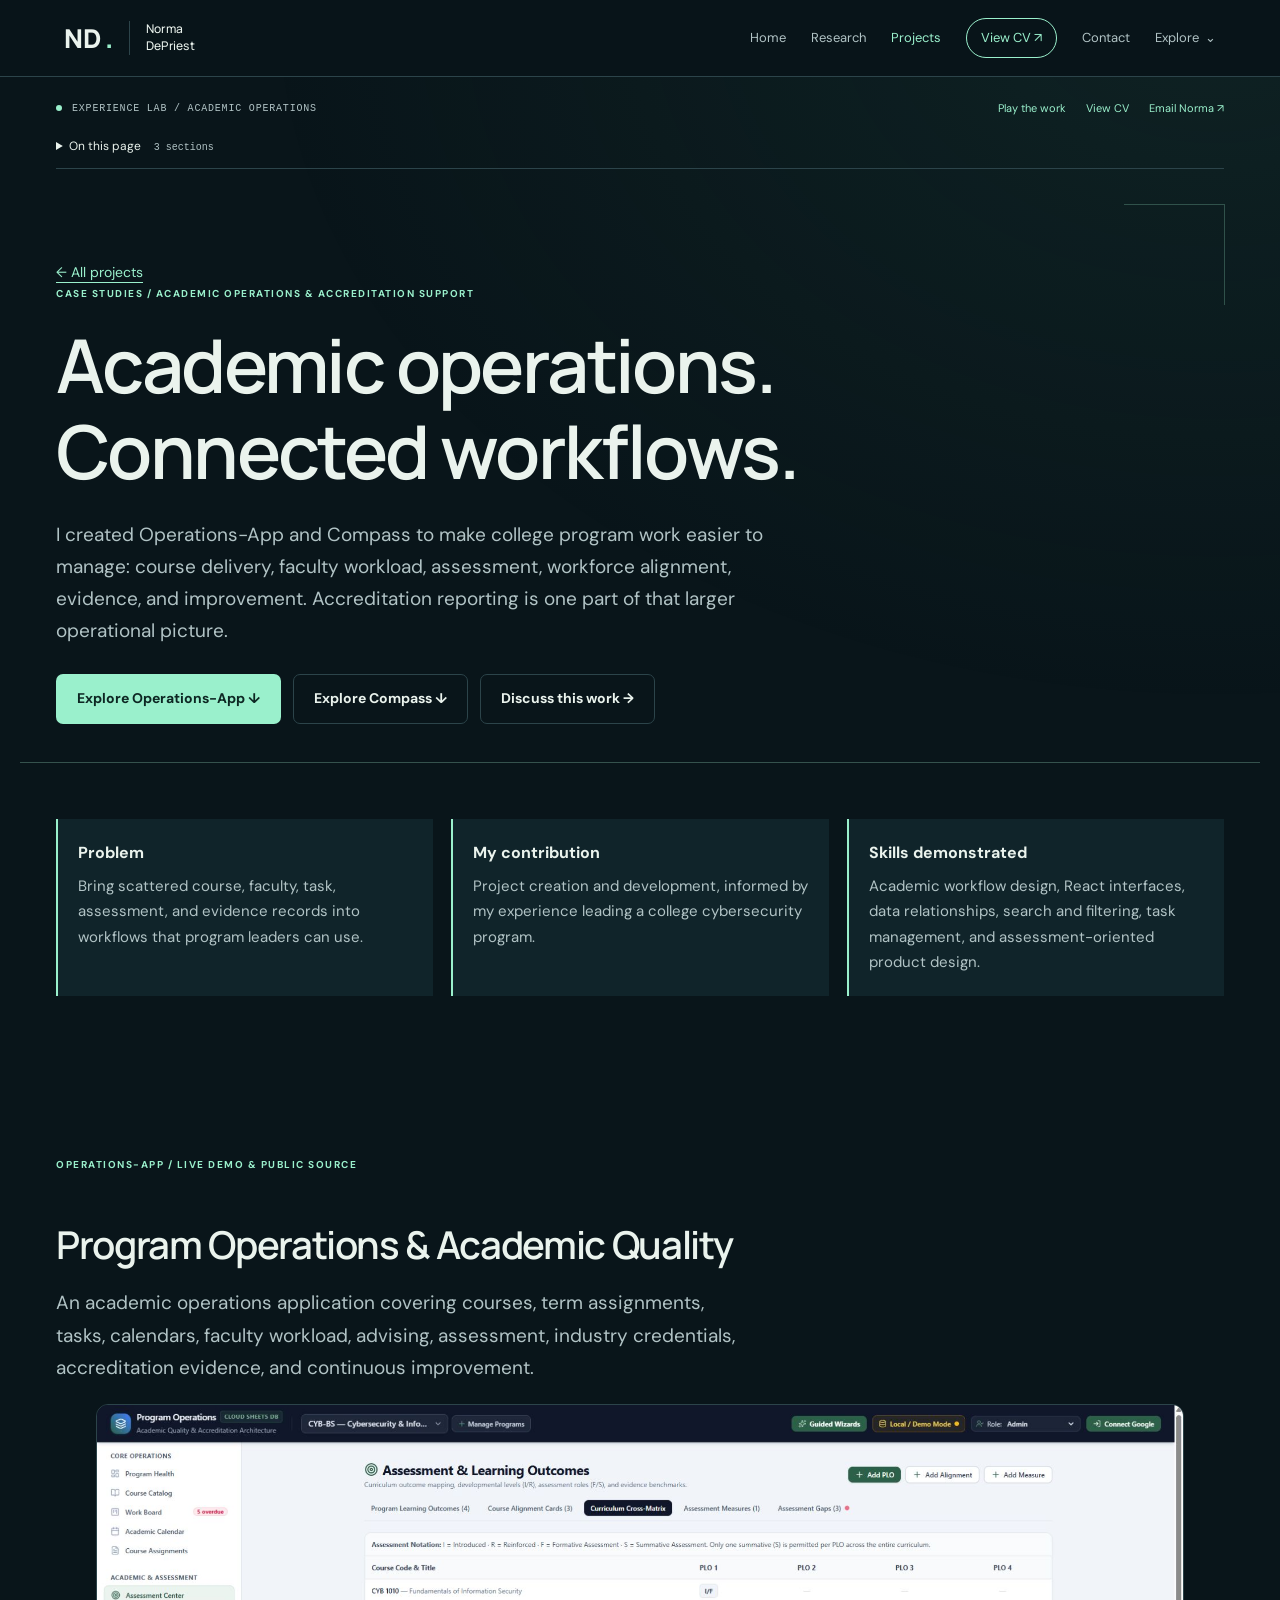
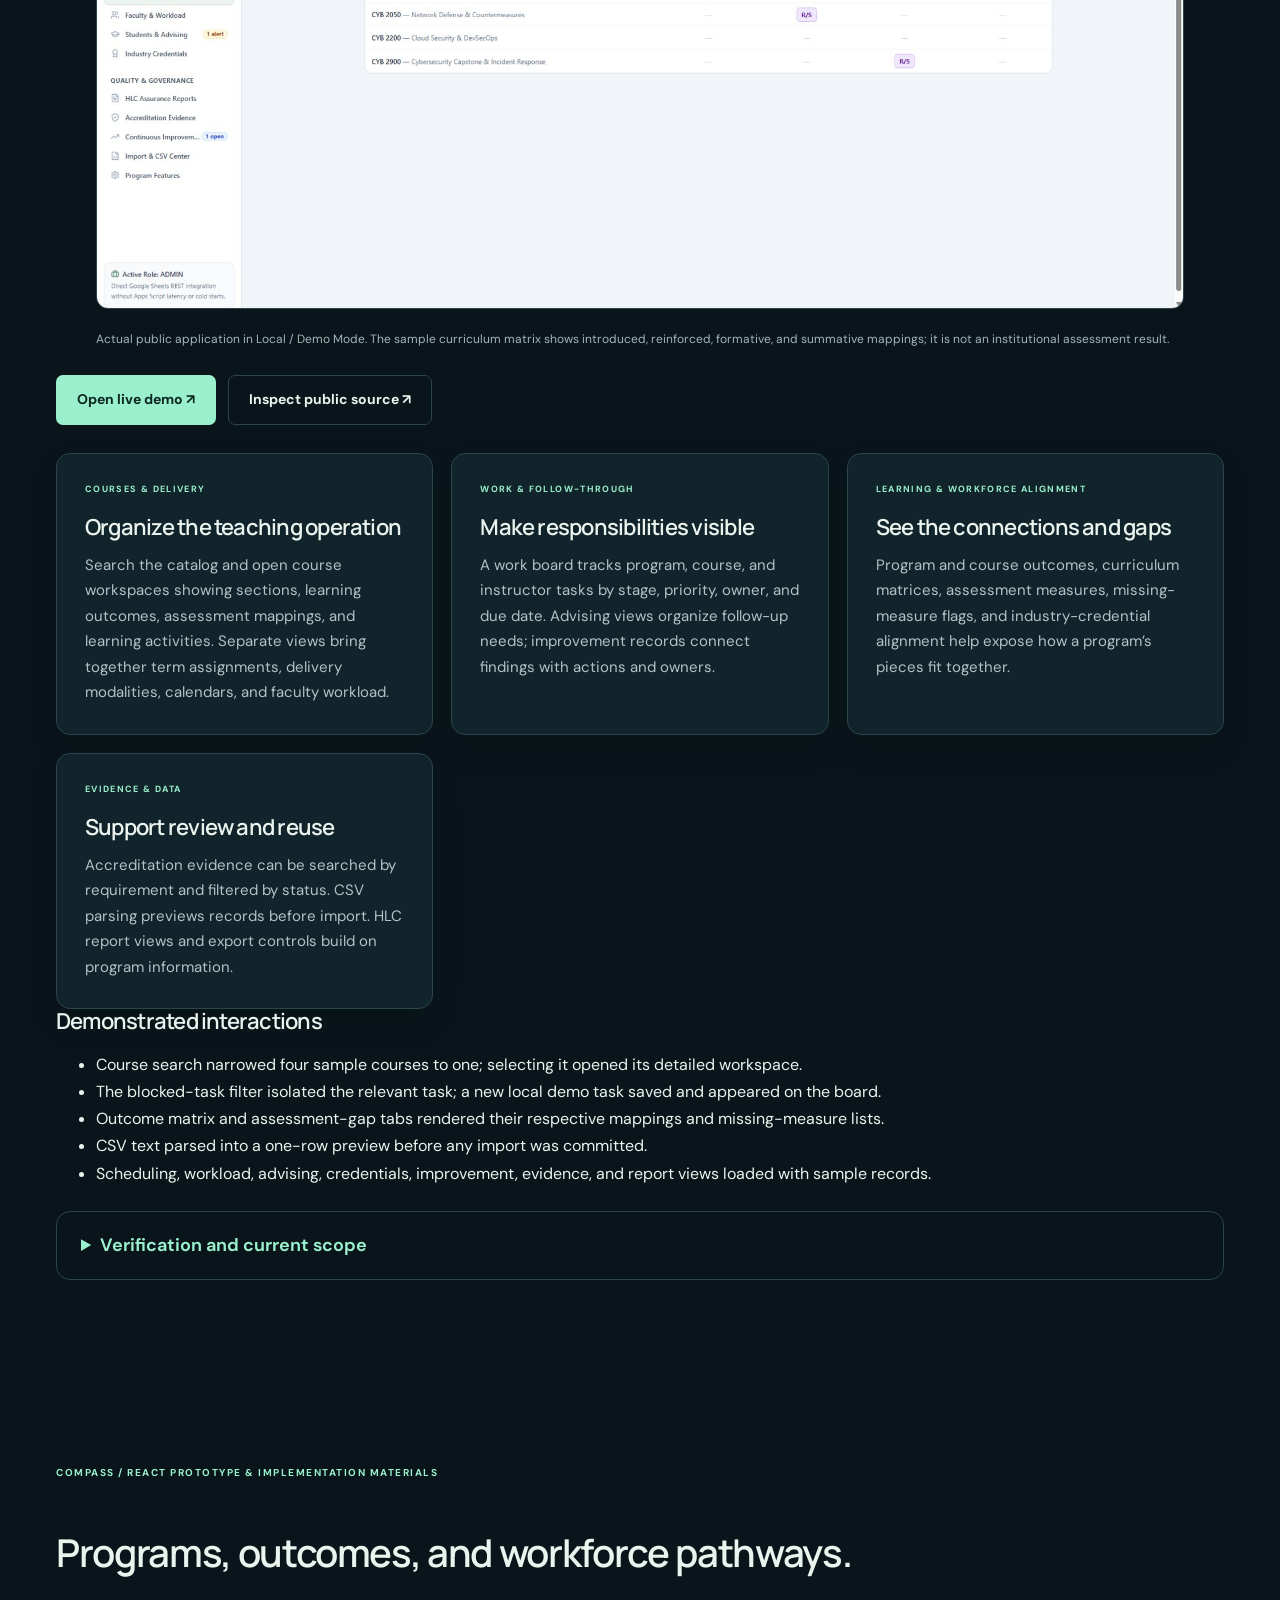
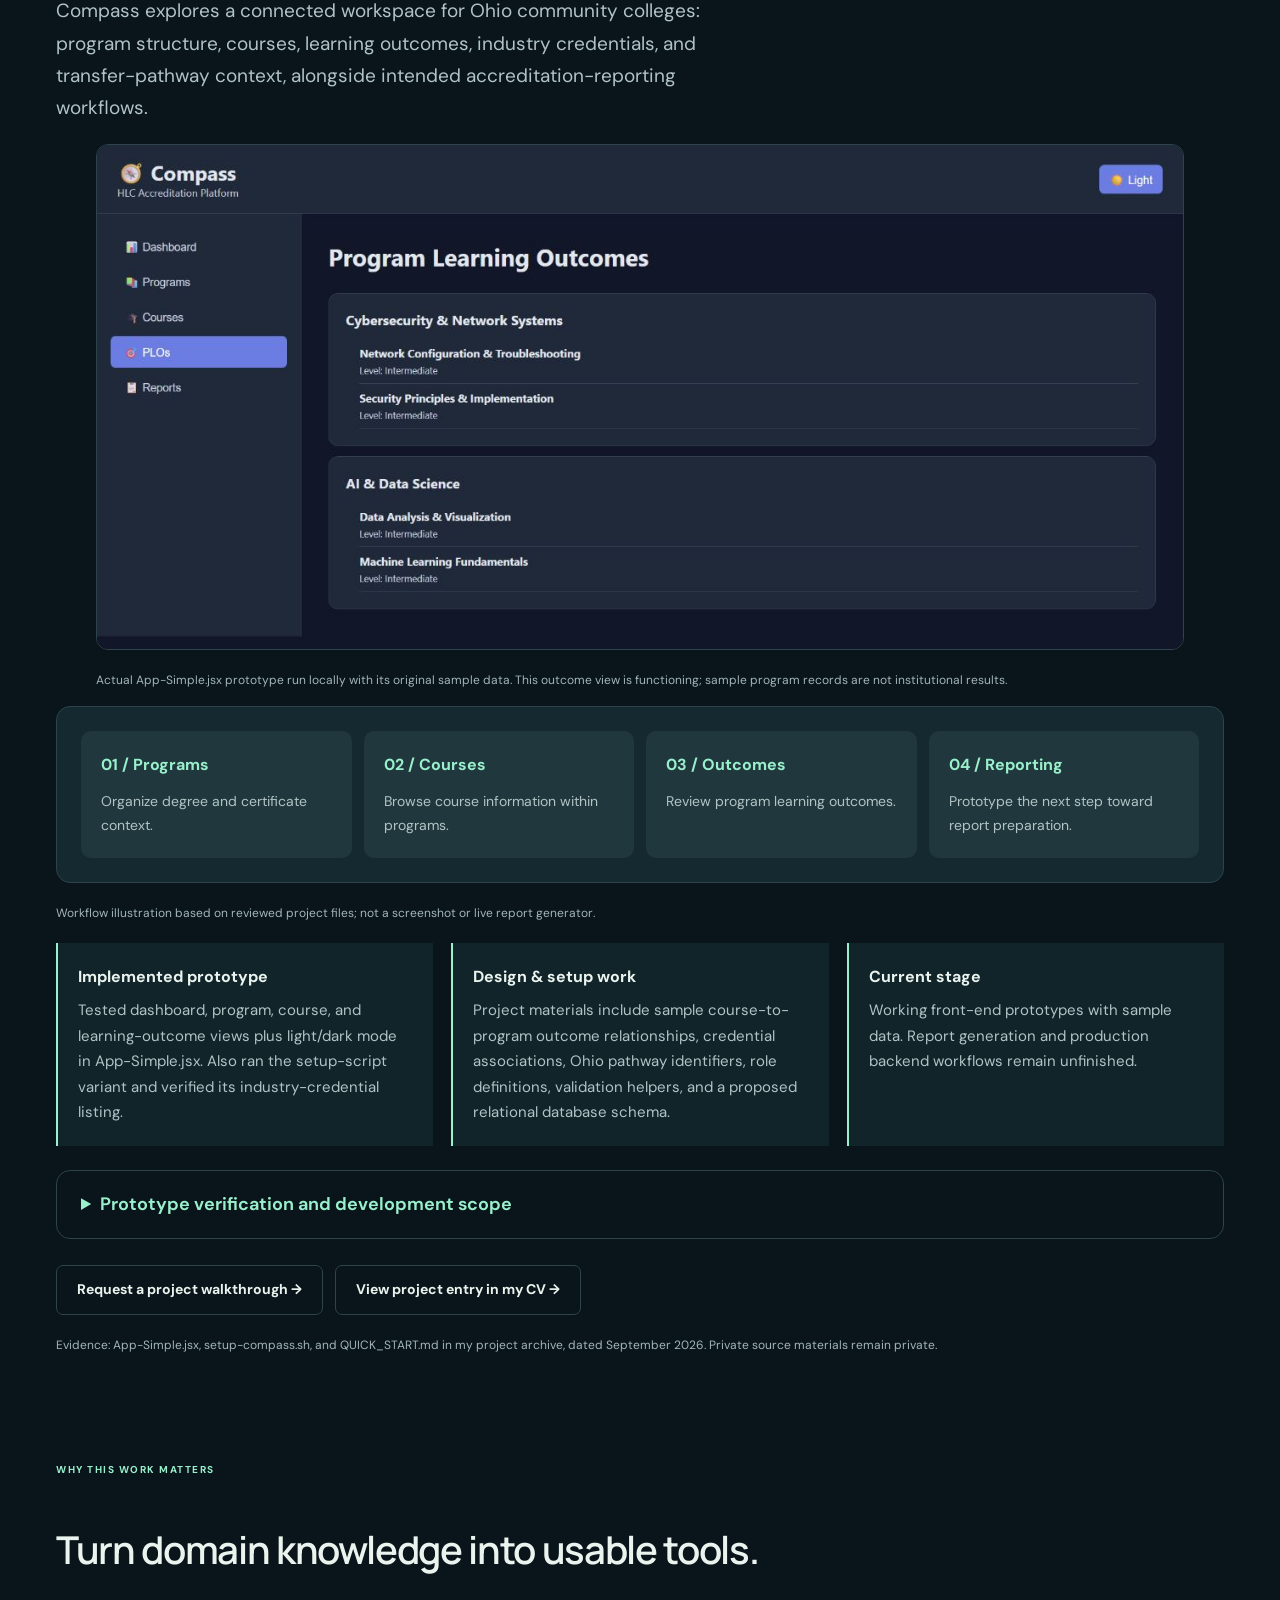
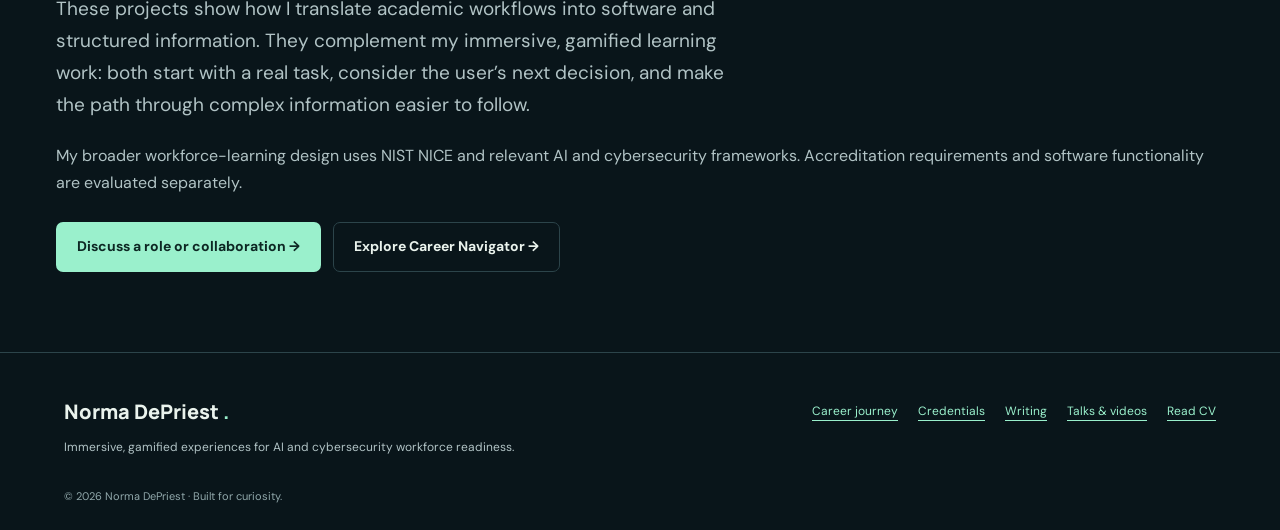
<file: accreditation.html>
<!doctype html><html lang="en"><head><meta charset="utf-8"><meta name="viewport" content="width=device-width,initial-scale=1"><meta name="description" content="Norma DePriest’s Operations-App and Compass: academic workflow and accreditation-support projects, verified features, technical stack, and development status."><meta name="theme-color" content="#09151a"><title>Academic operations projects | Norma DePriest</title><link rel="stylesheet" href="redesign.css"><link rel="stylesheet" href="projects-showcase.css"><link rel="stylesheet" href="learning-lab.css"><link rel="stylesheet" href="lab-pages.css"><link rel="stylesheet" href="hiring-review.css"><link rel="stylesheet" href="studio-suite.css?v=complete-1"></head><body><a class="skip" href="#main">Skip to content</a><header class="top"><a class="brand" href="index.html" aria-label="Norma DePriest home">ND<span>.</span><small>Norma DePriest</small></a><button class="menu-toggle" aria-expanded="false" aria-controls="primary-nav">Menu</button><nav id="primary-nav" aria-label="Main navigation"><a href="index.html">Home</a><a href="research.html">Research</a><a href="projects.html" aria-current="page">Projects</a><a href="cv.html" class="nav-cv">View CV ↗</a><a href="contact.html">Contact</a><details class="nav-more"><summary>Explore</summary><div><a href="projects.html#workplace-missions">Playable missions</a><a href="experience-design.html">Game case studies</a><a href="accreditation.html">Academic operations</a><a href="about.html">About</a><a href="experience.html">Career journey</a><a href="credentials.html">Credentials</a><a href="recognition.html">Recognition</a><a href="leadership.html">Leadership</a><a href="writing.html">Writing</a><a href="talks.html">Talks & videos</a></div></details></nav></header><main id="main"><div class="studio-guide"><span class="studio-location"><i aria-hidden="true"></i> EXPERIENCE LAB / ACADEMIC OPERATIONS</span><div class="studio-shortcuts"><a href="projects.html#workplace-missions">Play the work</a><a href="cv.html">View CV</a><a href="mailto:hush1end@gmail.com">Email Norma ↗</a></div><details class="studio-contents"><summary>On this page <span>3 sections</span></summary><nav aria-label="Page sections"><a href="#section-1">Program Operations &amp; Academic Quality</a><a href="#section-2">Programs, outcomes, and workforce pathways.</a><a href="#section-3">Turn domain knowledge into usable tools.</a></nav></details></div><section class="page-intro lab-page-intro"><a class="inline-link" href="projects.html">← All projects</a><span class="eyebrow">CASE STUDIES / ACADEMIC OPERATIONS &amp; ACCREDITATION SUPPORT</span><h1>Academic operations.<br>Connected workflows.</h1><p class="intro">I created Operations-App and Compass to make college program work easier to manage: course delivery, faculty workload, assessment, workforce alignment, evidence, and improvement. Accreditation reporting is one part of that larger operational picture.</p><div class="actions"><a class="button" href="#operations-app">Explore Operations-App ↓</a><a class="button ghost" href="#compass">Explore Compass ↓</a><a class="button ghost" href="mailto:hush1end@gmail.com">Discuss this work →</a></div></section>
<section class="section compact"><div class="project-facts"><div><strong>Problem</strong><p>Bring scattered course, faculty, task, assessment, and evidence records into workflows that program leaders can use.</p></div><div><strong>My contribution</strong><p>Project creation and development, informed by my experience leading a college cybersecurity program.</p></div><div><strong>Skills demonstrated</strong><p>Academic workflow design, React interfaces, data relationships, search and filtering, task management, and assessment-oriented product design.</p></div></div></section>
<section class="section project-evidence" id="operations-app"><span class="eyebrow">OPERATIONS-APP / LIVE DEMO &amp; PUBLIC SOURCE</span><h2 id="section-1">Program Operations &amp; Academic Quality</h2><p class="section-lead">An academic operations application covering courses, term assignments, tasks, calendars, faculty workload, advising, assessment, industry credentials, accreditation evidence, and continuous improvement.</p><figure><img class="hiring-preview" src="operations-app-preview.jpg" alt="Operations-App curriculum cross-matrix showing sample course-to-program outcome relationships" loading="lazy"><figcaption class="small-note">Actual public application in Local / Demo Mode. The sample curriculum matrix shows introduced, reinforced, formative, and summative mappings; it is not an institutional assessment result.</figcaption></figure><div class="actions"><a class="button" href="https://hush1e.github.io/Operations-App/" target="_blank" rel="noopener noreferrer">Open live demo ↗</a><a class="button ghost" href="https://github.com/Hush1e/Operations-App" target="_blank" rel="noopener noreferrer">Inspect public source ↗</a></div><div class="cards"><article class="card"><span class="status">COURSES &amp; DELIVERY</span><h3>Organize the teaching operation</h3><p>Search the catalog and open course workspaces showing sections, learning outcomes, assessment mappings, and learning activities. Separate views bring together term assignments, delivery modalities, calendars, and faculty workload.</p></article><article class="card"><span class="status">WORK &amp; FOLLOW-THROUGH</span><h3>Make responsibilities visible</h3><p>A work board tracks program, course, and instructor tasks by stage, priority, owner, and due date. Advising views organize follow-up needs; improvement records connect findings with actions and owners.</p></article><article class="card"><span class="status">LEARNING &amp; WORKFORCE ALIGNMENT</span><h3>See the connections and gaps</h3><p>Program and course outcomes, curriculum matrices, assessment measures, missing-measure flags, and industry-credential alignment help expose how a program’s pieces fit together.</p></article><article class="card"><span class="status">EVIDENCE &amp; DATA</span><h3>Support review and reuse</h3><p>Accreditation evidence can be searched by requirement and filtered by status. CSV parsing previews records before import. HLC report views and export controls build on program information.</p></article></div><h3>Demonstrated interactions</h3><ul><li>Course search narrowed four sample courses to one; selecting it opened its detailed workspace.</li><li>The blocked-task filter isolated the relevant task; a new local demo task saved and appeared on the board.</li><li>Outcome matrix and assessment-gap tabs rendered their respective mappings and missing-measure lists.</li><li>CSV text parsed into a one-row preview before any import was committed.</li><li>Scheduling, workload, advising, credentials, improvement, evidence, and report views loaded with sample records.</li></ul><details class="hiring-details"><summary>Verification and current scope</summary><div class="hiring-details-body"><p>Reviewed the public source and live demo on November 22, 2026. The saved demo task cleared on reload: this verifies an in-session operation, not durable storage. The source includes Google Sheets/Drive/Calendar integration, setup wizards, recurring-task generation, and spreadsheet-import logic; authenticated integrations and all write/export paths were not end-to-end tested. Report content requires institutional review against current requirements; deployment, time savings, and accreditation results are not established by this demo.</p><p><a href="https://github.com/Hush1e/Operations-App/blob/main/src/components/AccreditationEvidence.tsx">Evidence component</a> · <a href="https://github.com/Hush1e/Operations-App/blob/main/src/components/HlcReportsCenter.tsx">Report component</a> · <a href="https://github.com/Hush1e/Operations-App/blob/main/package.json">Technology record</a></p></div></details></section>
<section class="section project-evidence" id="compass"><span class="eyebrow">COMPASS / REACT PROTOTYPE &amp; IMPLEMENTATION MATERIALS</span><h2 id="section-2">Programs, outcomes, and workforce pathways.</h2><p class="section-lead">Compass explores a connected workspace for Ohio community colleges: program structure, courses, learning outcomes, industry credentials, and transfer-pathway context, alongside intended accreditation-reporting workflows.</p><figure><img class="hiring-preview" src="compass-preview.jpg" alt="Compass prototype displaying program learning outcomes for sample cybersecurity and AI programs" loading="lazy"><figcaption class="small-note">Actual App-Simple.jsx prototype run locally with its original sample data. This outcome view is functioning; sample program records are not institutional results.</figcaption></figure><div class="workflow-preview" aria-label="Compass workflow illustration"><div><strong>01 / Programs</strong><p>Organize degree and certificate context.</p></div><div><strong>02 / Courses</strong><p>Browse course information within programs.</p></div><div><strong>03 / Outcomes</strong><p>Review program learning outcomes.</p></div><div><strong>04 / Reporting</strong><p>Prototype the next step toward report preparation.</p></div></div><p class="small-note">Workflow illustration based on reviewed project files; not a screenshot or live report generator.</p><div class="project-facts"><div><strong>Implemented prototype</strong><p>Tested dashboard, program, course, and learning-outcome views plus light/dark mode in App-Simple.jsx. Also ran the setup-script variant and verified its industry-credential listing.</p></div><div><strong>Design &amp; setup work</strong><p>Project materials include sample course-to-program outcome relationships, credential associations, Ohio pathway identifiers, role definitions, validation helpers, and a proposed relational database schema.</p></div><div><strong>Current stage</strong><p>Working front-end prototypes with sample data. Report generation and production backend workflows remain unfinished.</p></div></div><details class="hiring-details"><summary>Prototype verification and development scope</summary><div class="hiring-details-body"><p>Both saved variants were run locally during the November 22, 2026 review. Navigation, program and course displays, learning-outcome and credential views, and theme controls worked. Report buttons have no generation handlers. Course selection in the setup variant updates state without displaying a detail view.</p><p>The displayed compliance percentage is hard-coded sample data. Database connectivity, editing workflows, permission enforcement, and production deployment are not established by these prototypes.</p></div></details><div class="actions"><a class="button ghost" href="mailto:hush1end@gmail.com?subject=Compass%20project%20walkthrough">Request a project walkthrough →</a><a class="button ghost" href="cv.html">View project entry in my CV →</a></div><p class="small-note">Evidence: App-Simple.jsx, setup-compass.sh, and QUICK_START.md in my project archive, dated September 2026. Private source materials remain private.</p></section>
<section class="section compact"><span class="eyebrow">WHY THIS WORK MATTERS</span><h2 id="section-3">Turn domain knowledge into usable tools.</h2><p class="section-lead">These projects show how I translate academic workflows into software and structured information. They complement my immersive, gamified learning work: both start with a real task, consider the user’s next decision, and make the path through complex information easier to follow.</p><p>My broader workforce-learning design uses NIST NICE and relevant AI and cybersecurity frameworks. Accreditation requirements and software functionality are evaluated separately.</p><div class="actions"><a class="button" href="mailto:hush1end@gmail.com">Discuss a role or collaboration →</a><a class="button ghost" href="career-navigator.html">Explore Career Navigator →</a></div></section></main><footer><div><a class="brand" href="index.html">Norma DePriest<span>.</span></a><p>Immersive, gamified experiences for AI and cybersecurity workforce readiness.</p></div><div class="footer-links"><a class="inline-link" href="experience.html">Career journey</a><a class="inline-link" href="credentials.html">Credentials</a><a class="inline-link" href="writing.html">Writing</a><a class="inline-link" href="talks.html">Talks & videos</a><a class="inline-link" href="cv.html">Read CV</a></div><small>© <span id="year">2026</span> Norma DePriest · Built for curiosity.</small></footer><script src="app.js" defer></script><script src="projects-showcase.js" defer></script><script src="lab-pages.js" defer></script><script src="studio-suite.js?v=complete-1" defer></script></body></html>
</file>
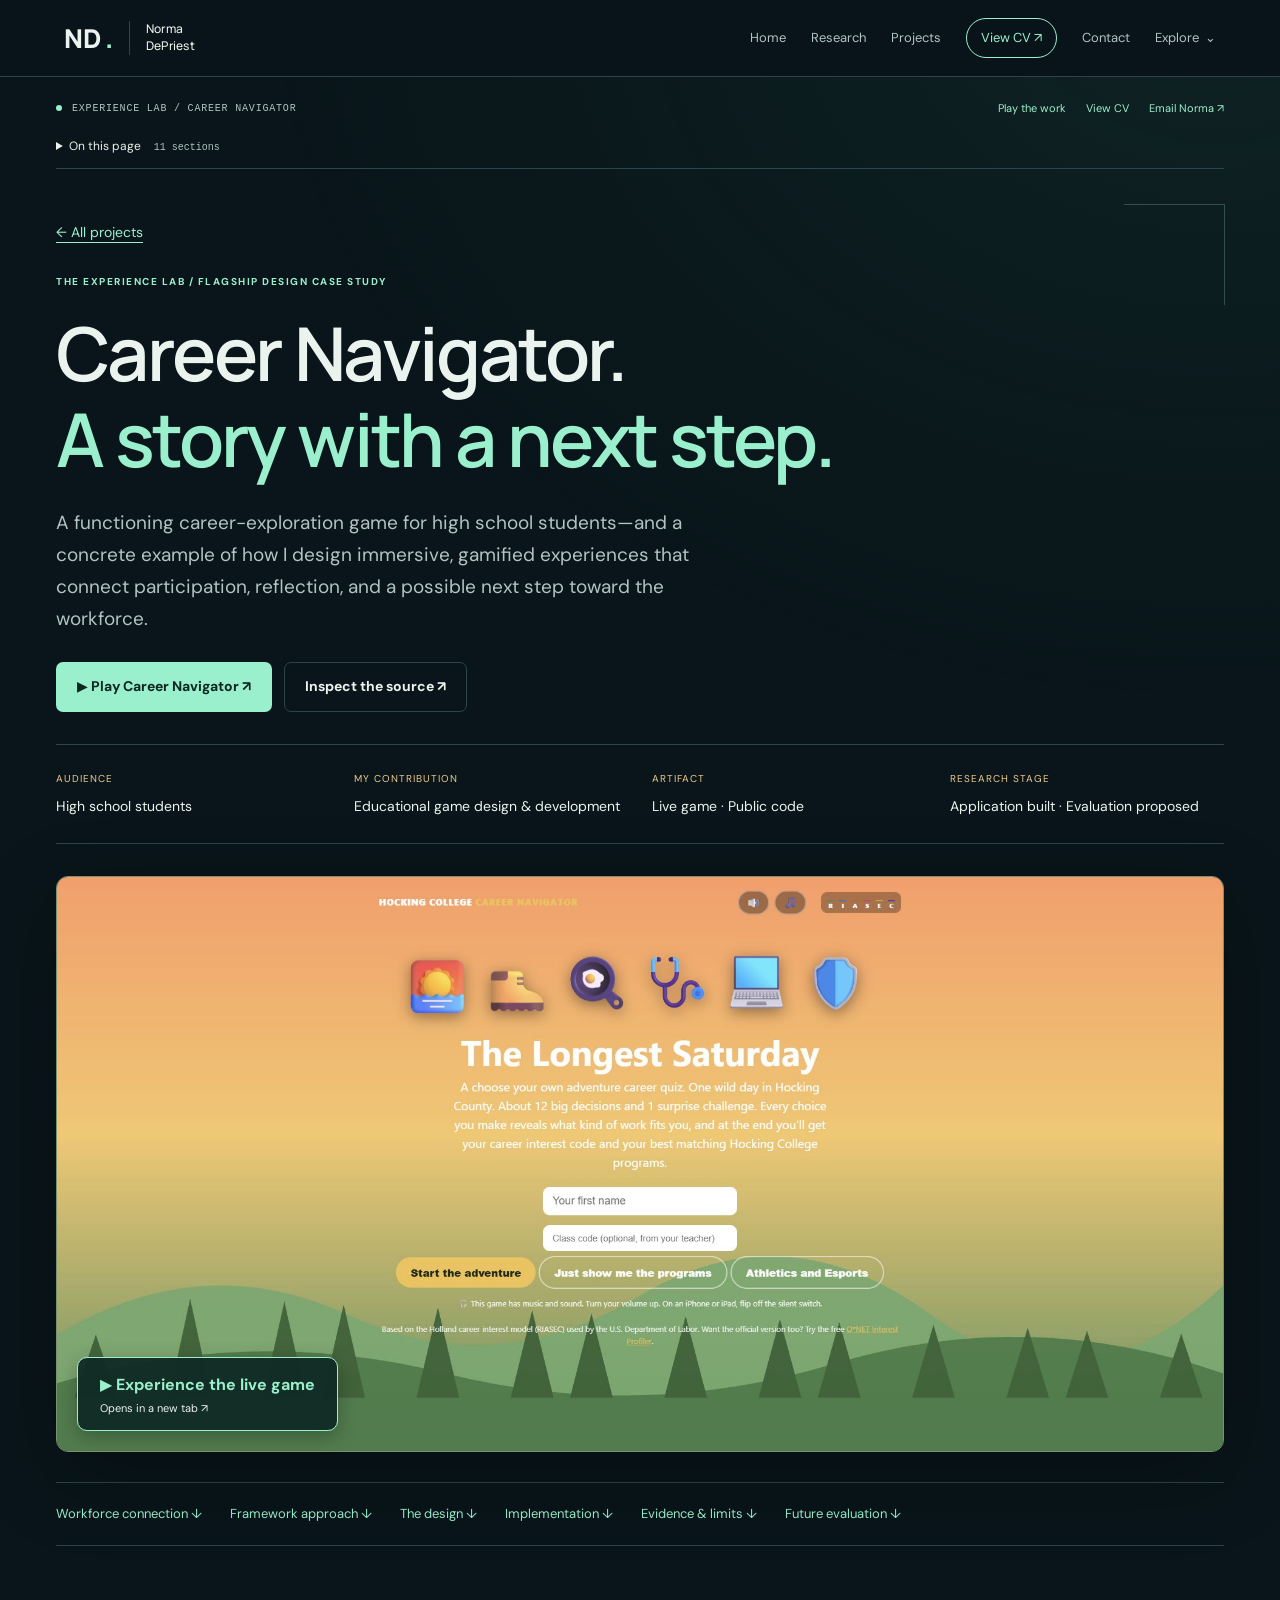
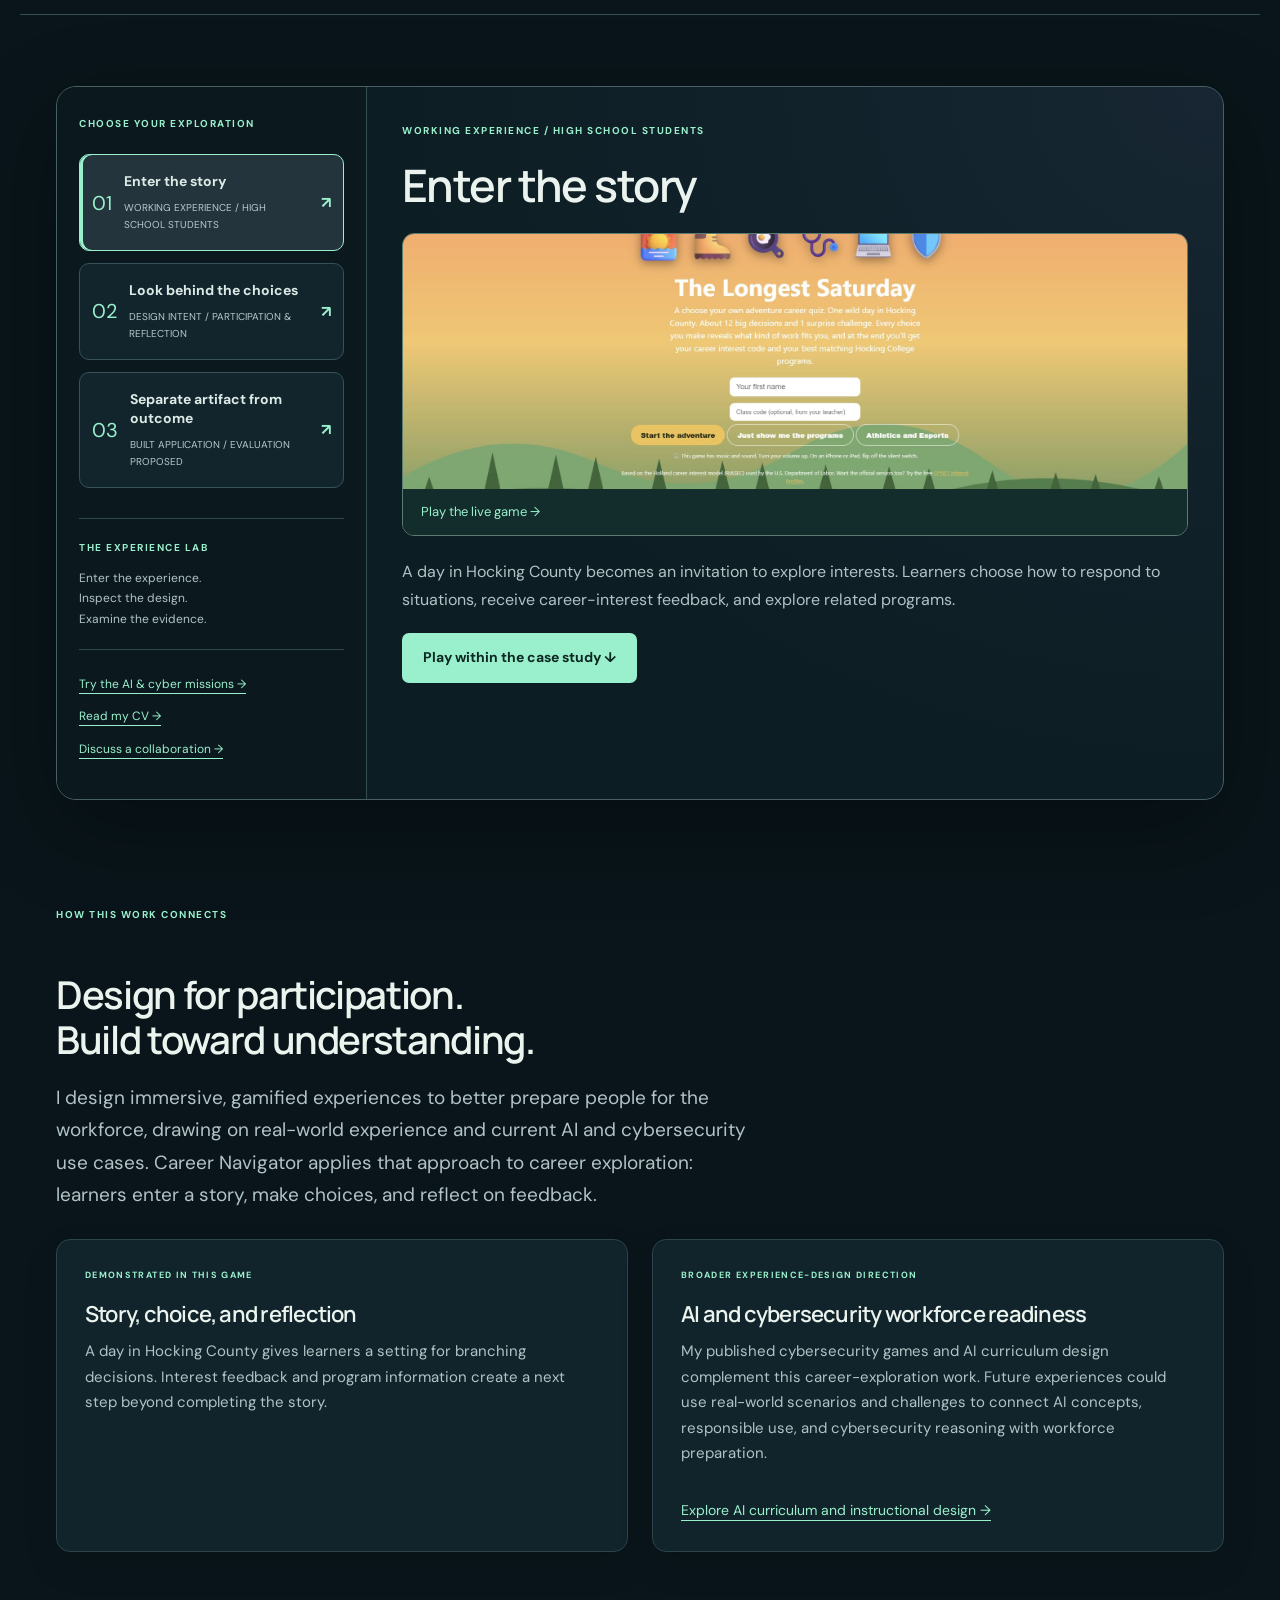
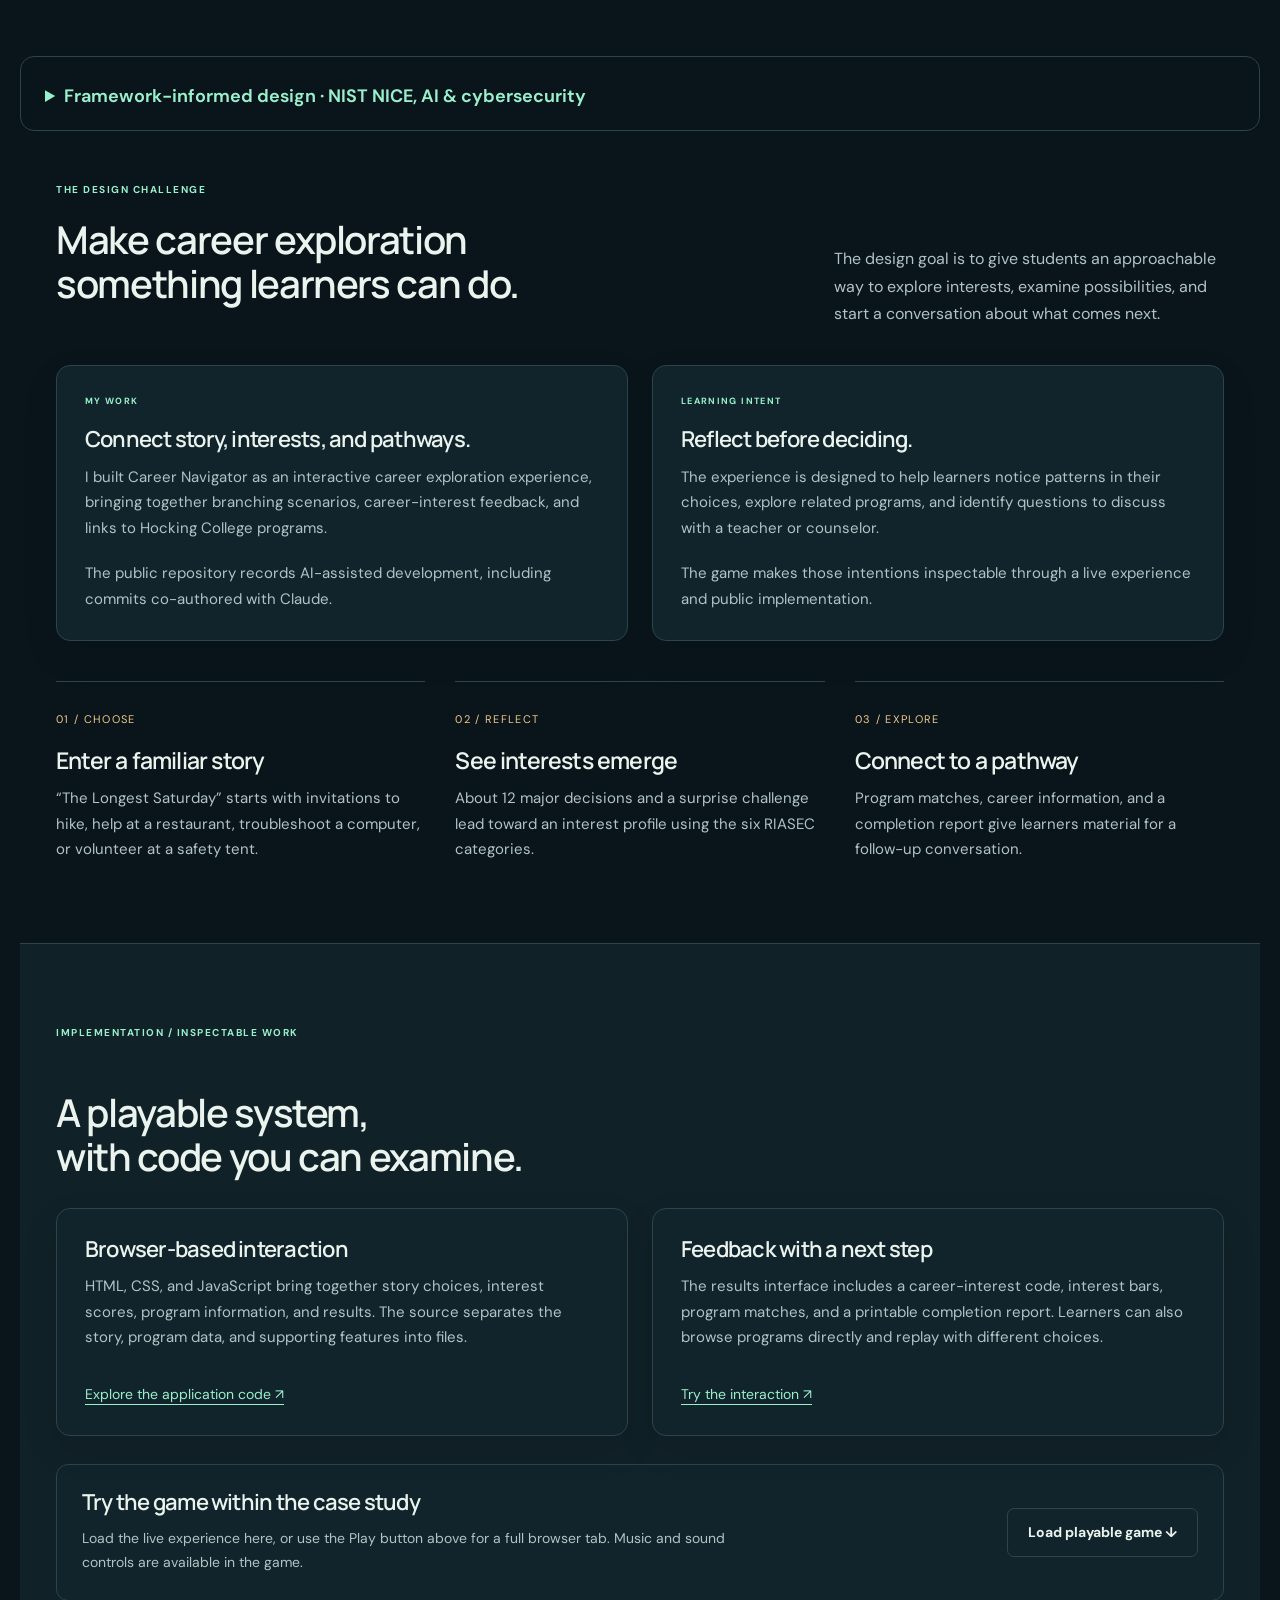
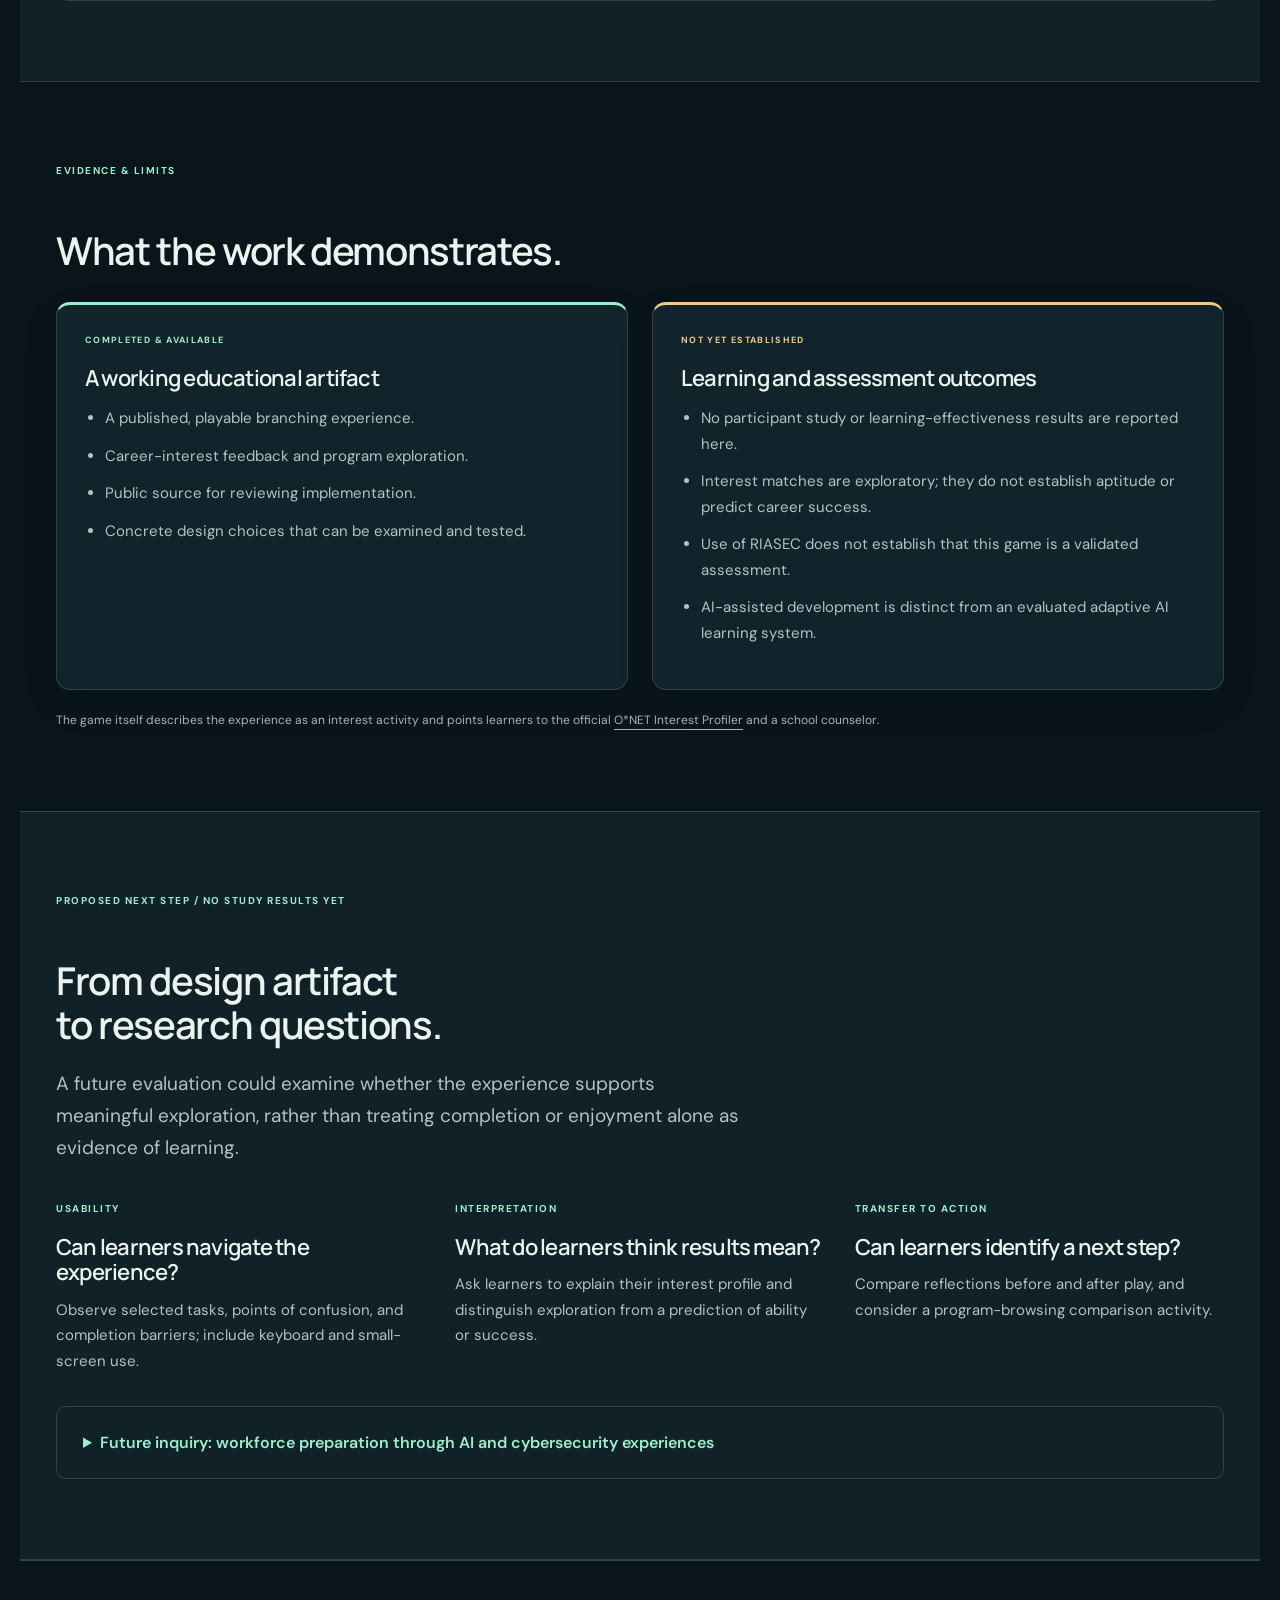
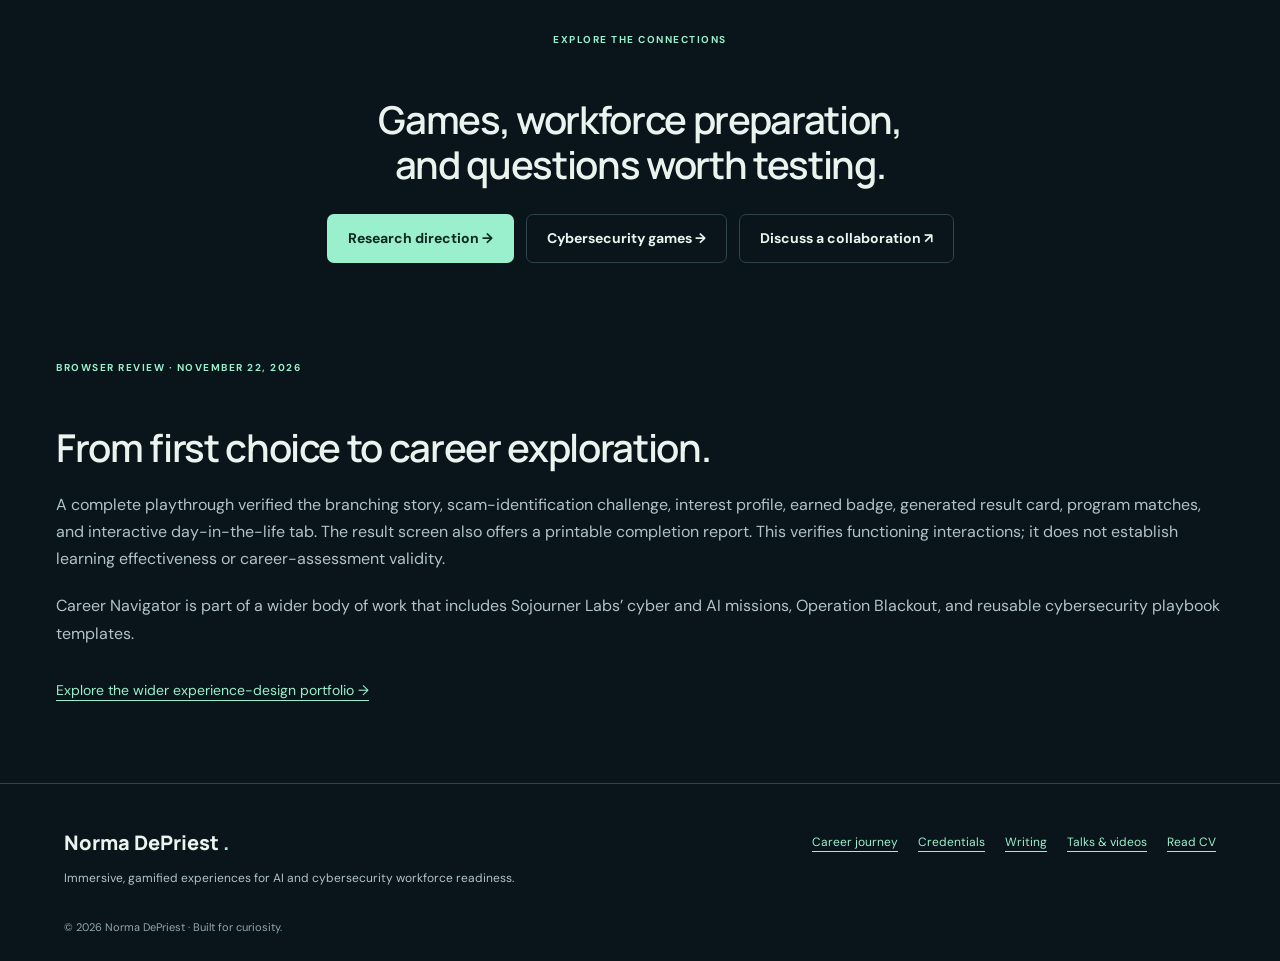
<file: career-navigator.html>
<!doctype html><html lang="en"><head><meta charset="utf-8"><meta name="viewport" content="width=device-width,initial-scale=1"><meta name="description" content="Career Navigator demonstrates Norma DePriest’s immersive, gamified experience design for career exploration and workforce preparation. Play the game and inspect the evidence and proposed evaluation."><meta name="theme-color" content="#09151a"><title>Career Navigator — design case study | Norma DePriest</title><link rel="stylesheet" href="redesign.css"><link rel="stylesheet" href="research-portfolio.css"><link rel="stylesheet" href="projects-showcase.css"><link rel="stylesheet" href="learning-lab.css"><link rel="stylesheet" href="lab-pages.css"><link rel="stylesheet" href="hiring-review.css"><link rel="stylesheet" href="studio-suite.css?v=complete-1"></head><body><a class="skip" href="#main">Skip to content</a><header class="top"><a class="brand" href="index.html" aria-label="Norma DePriest home">ND<span>.</span><small>Norma DePriest</small></a><button class="menu-toggle" aria-expanded="false" aria-controls="primary-nav">Menu</button><nav id="primary-nav" aria-label="Main navigation"><a href="index.html">Home</a><a href="research.html">Research</a><a href="projects.html">Projects</a><a href="cv.html" class="nav-cv">View CV ↗</a><a href="contact.html">Contact</a><details class="nav-more"><summary>Explore</summary><div><a href="projects.html#workplace-missions">Playable missions</a><a href="experience-design.html">Game case studies</a><a href="accreditation.html">Academic operations</a><a href="about.html">About</a><a href="experience.html">Career journey</a><a href="credentials.html">Credentials</a><a href="recognition.html">Recognition</a><a href="leadership.html">Leadership</a><a href="writing.html">Writing</a><a href="talks.html">Talks & videos</a></div></details></nav></header><main id="main"><div class="studio-guide"><span class="studio-location"><i aria-hidden="true"></i> EXPERIENCE LAB / CAREER NAVIGATOR</span><div class="studio-shortcuts"><a href="projects.html#workplace-missions">Play the work</a><a href="cv.html">View CV</a><a href="mailto:hush1end@gmail.com">Email Norma ↗</a></div><details class="studio-contents"><summary>On this page <span>11 sections</span></summary><nav aria-label="Page sections"><a href="#section-1">Enter the story</a><a href="#section-2">Look behind the choices</a><a href="#section-3">Separate artifact from outcome</a><a href="#section-4">Design for participation. Build toward understanding.</a><a href="#section-5">Practice that connects with the workforce.</a><a href="#section-6">Make career exploration something learners can do.</a><a href="#section-7">A playable system, with code you can examine.</a><a href="#section-8">What the work demonstrates.</a><a href="#section-9">From design artifact to research questions.</a><a href="#section-10">Games, workforce preparation, and questions worth testing.</a><a href="#section-11">From first choice to career exploration.</a></nav></details></div>
<section class="section case-hero lab-page-intro"><a class="inline-link" href="projects.html">← All projects</a><span class="eyebrow">THE EXPERIENCE LAB / FLAGSHIP DESIGN CASE STUDY</span><h1>Career Navigator.<br><em>A story with a next step.</em></h1><p class="intro">A functioning career-exploration game for high school students—and a concrete example of how I design immersive, gamified experiences that connect participation, reflection, and a possible next step toward the workforce.</p><div class="actions"><a class="button" href="https://hush1e.github.io/sojourner-labs/career-navigator/" target="_blank" rel="noopener noreferrer">▶ Play Career Navigator ↗</a><a class="button ghost" href="https://github.com/Hush1e/sojourner-labs/tree/main/career-navigator" target="_blank" rel="noopener noreferrer">Inspect the source ↗</a></div><dl class="case-facts"><div><dt>Audience</dt><dd>High school students</dd></div><div><dt>My contribution</dt><dd>Educational game design &amp; development</dd></div><div><dt>Artifact</dt><dd>Live game · Public code</dd></div><div><dt>Research stage</dt><dd>Application built · Evaluation proposed</dd></div></dl><a class="game-preview featured-preview" href="https://hush1e.github.io/sojourner-labs/career-navigator/" target="_blank" rel="noopener noreferrer" aria-label="Play Career Navigator in a new tab"><img src="career-navigator-preview.jpg" width="1920" height="945" alt="The Longest Saturday opening screen with a Hocking County landscape, career icons, and Start the adventure." fetchpriority="high"><span class="preview-launch">▶ Experience the live game <span>Opens in a new tab ↗</span></span></a><nav class="section-jumps" aria-label="Case study sections"><a href="#teaching-focus">Workforce connection ↓</a><a href="#framework-informed-design">Framework approach ↓</a><a href="#design">The design ↓</a><a href="#implementation">Implementation ↓</a><a href="#evidence">Evidence &amp; limits ↓</a><a href="#evaluation">Future evaluation ↓</a></nav></section>
<section class="section compact"><div class="lab-shell profile-lab" data-explorer data-theme="cyber"><aside class="mission-rail"><span class="status">CHOOSE YOUR EXPLORATION</span><div class="mission-switch" role="group" aria-label="Explore case-study"><button type="button" data-explore="case-study-0" aria-controls="case-study-0"><span class="mission-glyph" aria-hidden="true">01</span><span><strong>Enter the story</strong><small>WORKING EXPERIENCE / HIGH SCHOOL STUDENTS</small></span><b aria-hidden="true">↗</b></button><button type="button" data-explore="case-study-1" aria-controls="case-study-1"><span class="mission-glyph" aria-hidden="true">02</span><span><strong>Look behind the choices</strong><small>DESIGN INTENT / PARTICIPATION &amp; REFLECTION</small></span><b aria-hidden="true">↗</b></button><button type="button" data-explore="case-study-2" aria-controls="case-study-2"><span class="mission-glyph" aria-hidden="true">03</span><span><strong>Separate artifact from outcome</strong><small>BUILT APPLICATION / EVALUATION PROPOSED</small></span><b aria-hidden="true">↗</b></button></div><div class="field-notes"><span class="status">THE EXPERIENCE LAB</span><p>Enter the experience.<br>Inspect the design.<br>Examine the evidence.</p></div><a class="rail-link" href="index.html#learning-lab">Try the AI &amp; cyber missions →</a><a class="rail-link" href="cv.html">Read my CV →</a><a class="rail-link" href="contact.html">Discuss a collaboration →</a></aside><div class="explore-stage"><section class="explore-panel" id="case-study-0" tabindex="-1"><span class="status">WORKING EXPERIENCE / HIGH SCHOOL STUDENTS</span><h2 id="section-1">Enter the story</h2><a class="lens-preview" href="https://hush1e.github.io/sojourner-labs/career-navigator/"><img src="career-navigator-preview.jpg" alt="Career Navigator: The Longest Saturday" loading="lazy"><span>Play the live game →</span></a><p>A day in Hocking County becomes an invitation to explore interests. Learners choose how to respond to situations, receive career-interest feedback, and explore related programs.</p><a class="button" href="#implementation">Play within the case study ↓</a></section><section class="explore-panel" id="case-study-1" tabindex="-1"><span class="status">DESIGN INTENT / PARTICIPATION &amp; REFLECTION</span><h2 id="section-2">Look behind the choices</h2><p>Career Navigator connects story, branching decisions, interest feedback, and program exploration. Its purpose is to make career exploration something learners can actively do.</p><div class="artifact"><span>FOLLOW THE DESIGN</span><p>Situation → choice → interest feedback → program exploration → follow-up conversation</p></div><p>This is a design approach I bring to workforce preparation: give people a context, invite action, and connect feedback with a meaningful next step.</p><div class="actions"><a class="button" href="#design">Inspect the design ↓</a><a class="button ghost" href="#teaching-focus">Explore the workforce connection ↓</a></div></section><section class="explore-panel" id="case-study-2" tabindex="-1"><span class="status">BUILT APPLICATION / EVALUATION PROPOSED</span><h2 id="section-3">Separate artifact from outcome</h2><div class="evidence-pair"><article><span class="status">COMPLETED</span><h3>A game you can inspect</h3><p>Published branching experience, career-interest feedback, program exploration, and public source.</p><a href="#evidence">Examine the available evidence ↓</a></article><article><span class="status planned">PROPOSED / NO RESULTS</span><h3>Questions still to evaluate</h3><p>Usability, interpretation of interest feedback, and whether learners can identify a next step.</p><a href="#evaluation">Explore future evaluation ↓</a></article></div><p>Career Navigator is an exploratory interest activity. It is not presented as a validated assessment or evidence of improved employment outcomes.</p></section></div></div></section><section class="section compact" id="teaching-focus"><span class="eyebrow">HOW THIS WORK CONNECTS</span><h2 id="section-4">Design for participation.<br>Build toward understanding.</h2><p class="section-lead">I design immersive, gamified experiences to better prepare people for the workforce, drawing on real-world experience and current AI and cybersecurity use cases. Career Navigator applies that approach to career exploration: learners enter a story, make choices, and reflect on feedback.</p><div class="two"><article class="card"><span class="status">DEMONSTRATED IN THIS GAME</span><h3>Story, choice, and reflection</h3><p>A day in Hocking County gives learners a setting for branching decisions. Interest feedback and program information create a next step beyond completing the story.</p></article><article class="card"><span class="status">BROADER EXPERIENCE-DESIGN DIRECTION</span><h3>AI and cybersecurity workforce readiness</h3><p>My published cybersecurity games and AI curriculum design complement this career-exploration work. Future experiences could use real-world scenarios and challenges to connect AI concepts, responsible use, and cybersecurity reasoning with workforce preparation.</p><a class="inline-link" href="projects.html#learning-systems">Explore AI curriculum and instructional design →</a></article></div></section><details class="section compact hiring-details" id="framework-informed-design"><summary>Framework-informed design · NIST NICE, AI &amp; cybersecurity</summary><div class="hiring-details-body"><span class="eyebrow">FRAMEWORK-INFORMED EXPERIENCE DESIGN</span><h2 id="section-5">Practice that connects<br>with the workforce.</h2><p class="section-lead">I apply industry-standard AI and cybersecurity frameworks to the immersive, gamified experiences I design, so scenarios, decisions, and feedback connect with the practices people encounter in the workforce. Career Navigator connects this broader workforce-preparation approach with career exploration: learners make choices, interpret interest feedback, and investigate possible pathways.</p><div class="panel"><span class="status">FRAMEWORKS &amp; GUIDANCE I APPLY</span><p>NIST NICE, CSF, RMF, SP 800-53, SP 800-171, AI RMF, and the Generative AI Profile (NIST AI 600-1).</p><p>NICE provides a workforce lens through tasks, knowledge, and skills. AI and cybersecurity risk frameworks and guidance help connect experiences with professional decisions, responsibilities, and safeguards.</p><a class="button ghost" href="research.html#framework-informed-design">Explore my framework-informed approach →</a></div><p class="small-note">The framework list describes my broader design practice. This case study documents Career Navigator’s current career-exploration features; it does not claim a published control-by-control mapping, validated assessment, or measured workforce outcome.</p></div></details><section class="section compact" id="design"><div class="section-heading"><div><span class="eyebrow">THE DESIGN CHALLENGE</span><h2 id="section-6">Make career exploration<br>something learners can do.</h2></div><p>The design goal is to give students an approachable way to explore interests, examine possibilities, and start a conversation about what comes next.</p></div><div class="two"><article class="card"><span class="status">MY WORK</span><h3>Connect story, interests, and pathways.</h3><p>I built Career Navigator as an interactive career exploration experience, bringing together branching scenarios, career-interest feedback, and links to Hocking College programs.</p><p>The public repository records AI-assisted development, including commits co-authored with Claude.</p></article><article class="card"><span class="status">LEARNING INTENT</span><h3>Reflect before deciding.</h3><p>The experience is designed to help learners notice patterns in their choices, explore related programs, and identify questions to discuss with a teacher or counselor.</p><p>The game makes those intentions inspectable through a live experience and public implementation.</p></article></div>
<ol class="design-flow"><li><span>01 / CHOOSE</span><h3>Enter a familiar story</h3><p>“The Longest Saturday” starts with invitations to hike, help at a restaurant, troubleshoot a computer, or volunteer at a safety tent.</p></li><li><span>02 / REFLECT</span><h3>See interests emerge</h3><p>About 12 major decisions and a surprise challenge lead toward an interest profile using the six RIASEC categories.</p></li><li><span>03 / EXPLORE</span><h3>Connect to a pathway</h3><p>Program matches, career information, and a completion report give learners material for a follow-up conversation.</p></li></ol></section>
<section class="section alt" id="implementation"><span class="eyebrow">IMPLEMENTATION / INSPECTABLE WORK</span><h2 id="section-7">A playable system,<br>with code you can examine.</h2><div class="two"><article class="card"><h3>Browser-based interaction</h3><p>HTML, CSS, and JavaScript bring together story choices, interest scores, program information, and results. The source separates the story, program data, and supporting features into files.</p><a class="inline-link" href="https://github.com/Hush1e/sojourner-labs/blob/main/career-navigator/index.html" target="_blank" rel="noopener noreferrer">Explore the application code ↗</a></article><article class="card"><h3>Feedback with a next step</h3><p>The results interface includes a career-interest code, interest bars, program matches, and a printable completion report. Learners can also browse programs directly and replay with different choices.</p><a class="inline-link" href="https://hush1e.github.io/sojourner-labs/career-navigator/" target="_blank" rel="noopener noreferrer">Try the interaction ↗</a></article></div><div class="inline-play"><div><h3>Try the game within the case study</h3><p>Load the live experience here, or use the Play button above for a full browser tab. Music and sound controls are available in the game.</p></div><button class="button ghost" id="launch-navigator" aria-expanded="false" aria-controls="navigator-player">Load playable game ↓</button></div><div id="navigator-player" hidden><iframe title="Play Career Navigator — The Longest Saturday" data-src="https://hush1e.github.io/sojourner-labs/career-navigator/" allow="fullscreen" allowfullscreen></iframe></div><noscript><p><a href="https://hush1e.github.io/sojourner-labs/career-navigator/">Open the live game.</a></p></noscript></section>
<section class="section" id="evidence"><span class="eyebrow">EVIDENCE &amp; LIMITS</span><h2 id="section-8">What the work demonstrates.</h2><div class="two"><article class="card evidence-built"><span class="status">COMPLETED &amp; AVAILABLE</span><h3>A working educational artifact</h3><ul><li>A published, playable branching experience.</li><li>Career-interest feedback and program exploration.</li><li>Public source for reviewing implementation.</li><li>Concrete design choices that can be examined and tested.</li></ul></article><article class="card evidence-open"><span class="status">NOT YET ESTABLISHED</span><h3>Learning and assessment outcomes</h3><ul><li>No participant study or learning-effectiveness results are reported here.</li><li>Interest matches are exploratory; they do not establish aptitude or predict career success.</li><li>Use of RIASEC does not establish that this game is a validated assessment.</li><li>AI-assisted development is distinct from an evaluated adaptive AI learning system.</li></ul></article></div><p class="small-note">The game itself describes the experience as an interest activity and points learners to the official <a href="https://www.mynextmove.org/explore/ip" target="_blank" rel="noopener noreferrer">O*NET Interest Profiler</a> and a school counselor.</p></section>
<section class="section alt" id="evaluation"><span class="eyebrow">PROPOSED NEXT STEP / NO STUDY RESULTS YET</span><h2 id="section-9">From design artifact<br>to research questions.</h2><p class="section-lead">A future evaluation could examine whether the experience supports meaningful exploration, rather than treating completion or enjoyment alone as evidence of learning.</p><div class="evaluation-grid"><article><span class="index">USABILITY</span><h3>Can learners navigate the experience?</h3><p>Observe selected tasks, points of confusion, and completion barriers; include keyboard and small-screen use.</p></article><article><span class="index">INTERPRETATION</span><h3>What do learners think results mean?</h3><p>Ask learners to explain their interest profile and distinguish exploration from a prediction of ability or success.</p></article><article><span class="index">TRANSFER TO ACTION</span><h3>Can learners identify a next step?</h3><p>Compare reflections before and after play, and consider a program-browsing comparison activity.</p></article></div><details class="research-details"><summary>Future inquiry: workforce preparation through AI and cybersecurity experiences</summary><p>The design offers a starting point for future subject-focused learning experiences. Questions could examine whether scenario-based challenges help learners explain an AI limitation, justify responsible AI use, or reason through a cybersecurity decision.</p><p>A related inquiry could compare fixed feedback with human-reviewed AI feedback, examining usefulness, factual accuracy, and learner agency. These extensions would require their own learning objectives and evaluation; Career Navigator’s current purpose is career exploration.</p><p>This is a proposed research direction. No adaptive AI intervention, study approval, recruitment, or evaluation findings are claimed. Any work involving students would need an appropriate protocol, consent, privacy protections, and institutional review as applicable.</p></details></section>
<section class="section callout"><span class="eyebrow">EXPLORE THE CONNECTIONS</span><h2 id="section-10">Games, workforce preparation,<br>and questions worth testing.</h2><div class="actions centered"><a class="button" href="research.html">Research direction →</a><a class="button ghost" href="projects.html#cyber-games">Cybersecurity games →</a><a class="button ghost" href="contact.html">Discuss a collaboration ↗</a></div></section><section class="section compact" id="verified-playthrough"><span class="status">BROWSER REVIEW · NOVEMBER 22, 2026</span><h2 id="section-11">From first choice to career exploration.</h2><p>A complete playthrough verified the branching story, scam-identification challenge, interest profile, earned badge, generated result card, program matches, and interactive day-in-the-life tab. The result screen also offers a printable completion report. This verifies functioning interactions; it does not establish learning effectiveness or career-assessment validity.</p><p>Career Navigator is part of a wider body of work that includes Sojourner Labs’ cyber and AI missions, Operation Blackout, and reusable cybersecurity playbook templates.</p><a class="inline-link" href="experience-design.html">Explore the wider experience-design portfolio →</a></section></main><footer><div><a class="brand" href="index.html">Norma DePriest<span>.</span></a><p>Immersive, gamified experiences for AI and cybersecurity workforce readiness.</p></div><div class="footer-links"><a class="inline-link" href="experience.html">Career journey</a><a class="inline-link" href="credentials.html">Credentials</a><a class="inline-link" href="writing.html">Writing</a><a class="inline-link" href="talks.html">Talks & videos</a><a class="inline-link" href="cv.html">Read CV</a></div><small>© <span id="year">2026</span> Norma DePriest · Built for curiosity.</small></footer><script src="app.js" defer></script><script src="projects-showcase.js" defer></script><script src="lab-pages.js" defer></script><script src="studio-suite.js?v=complete-1" defer></script></body></html>
</file>
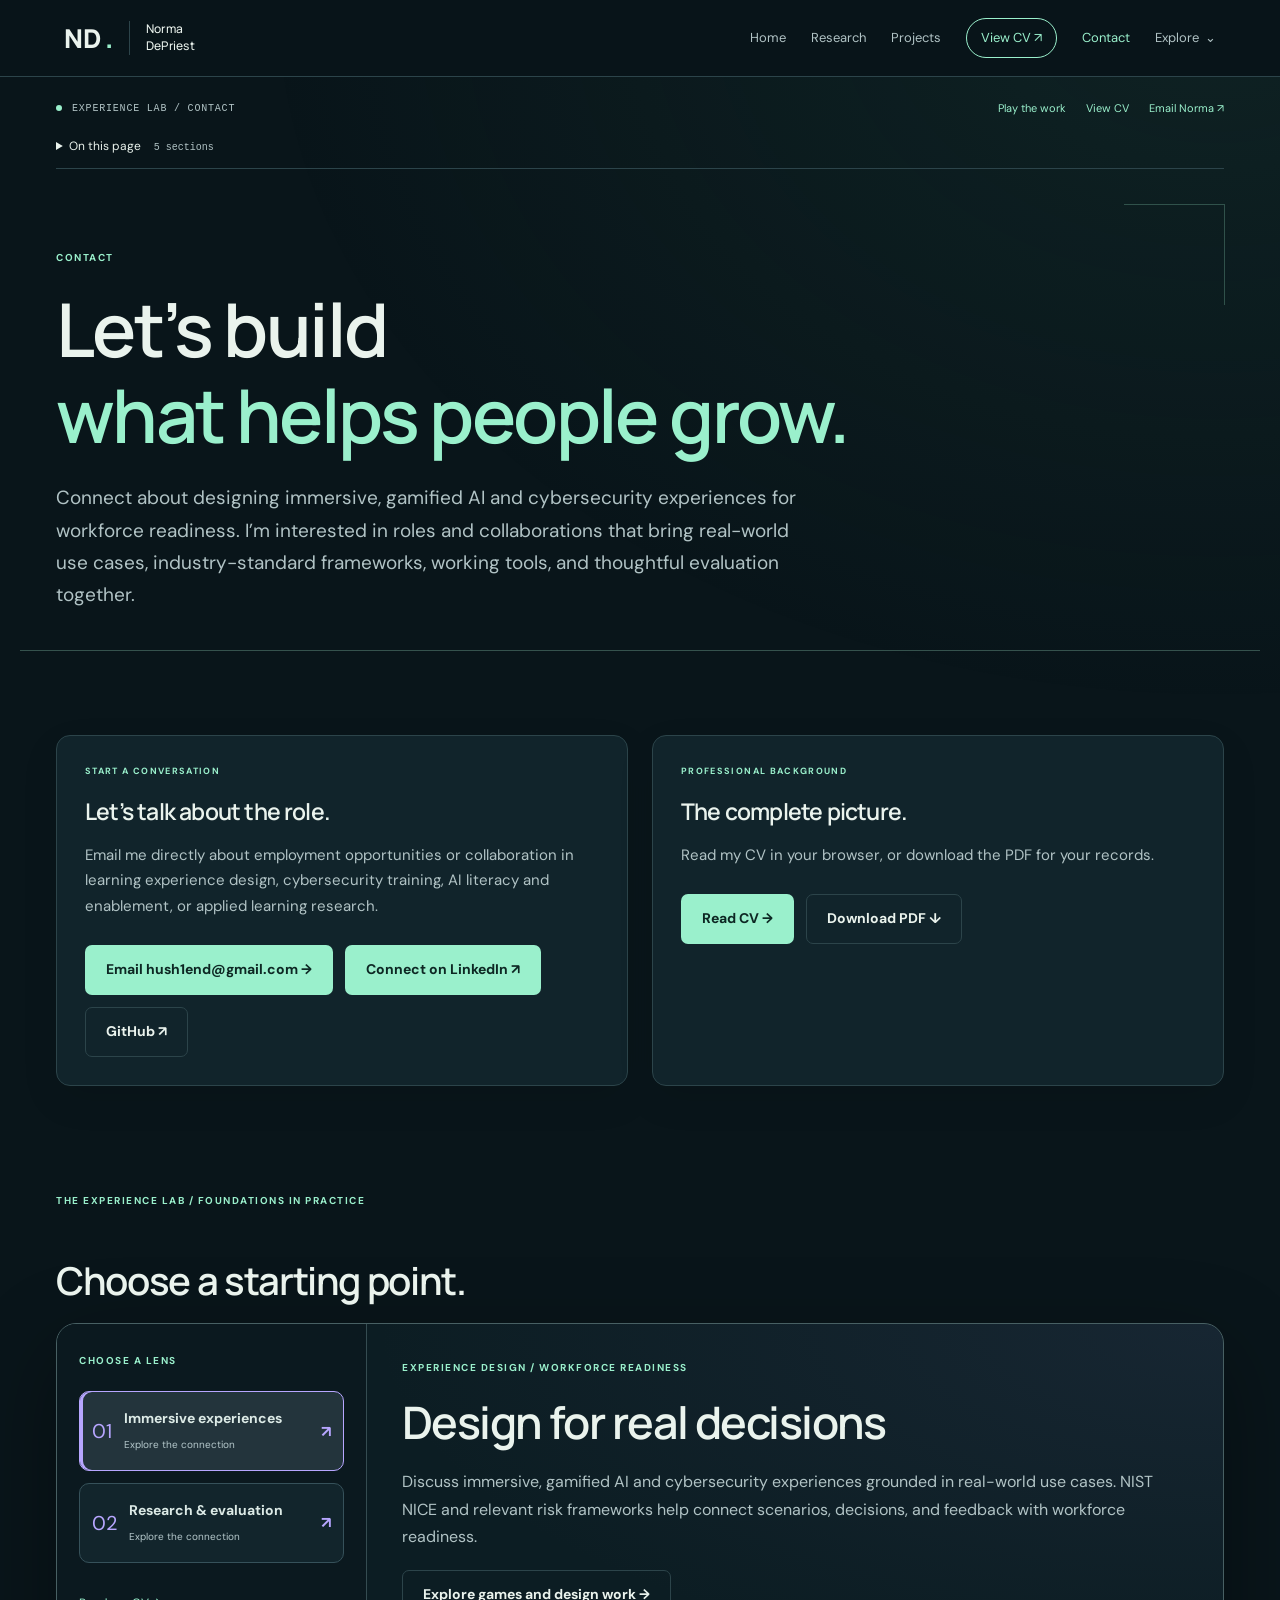
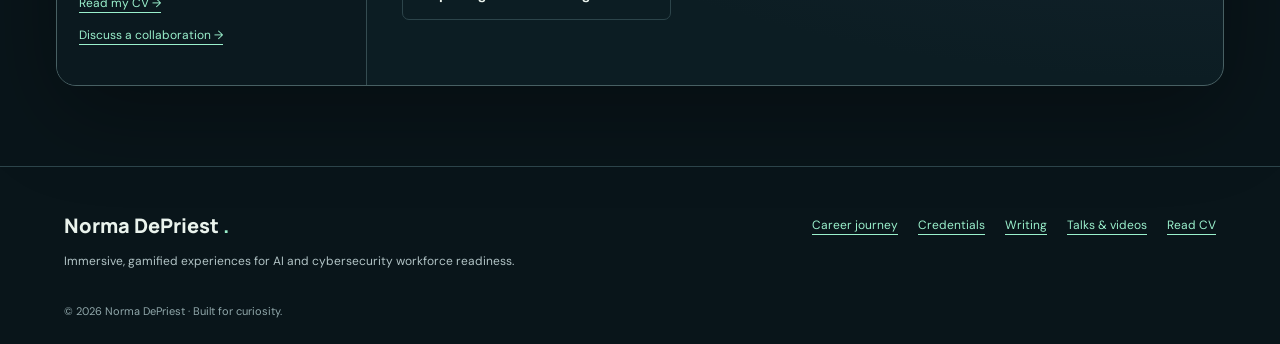
<file: contact.html>
<!doctype html><html lang="en"><head><meta charset="utf-8"><meta name="viewport" content="width=device-width,initial-scale=1"><meta name="description" content="Norma DePriest: contact, immersive experience design, and framework-informed AI and cybersecurity workforce readiness."><meta name="theme-color" content="#09151a"><title>Contact | Norma DePriest</title><link rel="stylesheet" href="redesign.css"><link rel="stylesheet" href="learning-lab.css"><link rel="stylesheet" href="lab-pages.css"><link rel="stylesheet" href="hiring-review.css"><link rel="stylesheet" href="studio-suite.css?v=complete-1"></head><body><a class="skip" href="#main">Skip to content</a><header class="top"><a class="brand" href="index.html" aria-label="Norma DePriest home">ND<span>.</span><small>Norma DePriest</small></a><button class="menu-toggle" aria-expanded="false" aria-controls="primary-nav">Menu</button><nav id="primary-nav" aria-label="Main navigation"><a href="index.html">Home</a><a href="research.html">Research</a><a href="projects.html">Projects</a><a href="cv.html" class="nav-cv">View CV ↗</a><a href="contact.html" aria-current="page">Contact</a><details class="nav-more"><summary>Explore</summary><div><a href="projects.html#workplace-missions">Playable missions</a><a href="experience-design.html">Game case studies</a><a href="accreditation.html">Academic operations</a><a href="about.html">About</a><a href="experience.html">Career journey</a><a href="credentials.html">Credentials</a><a href="recognition.html">Recognition</a><a href="leadership.html">Leadership</a><a href="writing.html">Writing</a><a href="talks.html">Talks & videos</a></div></details></nav></header><main id="main"><div class="studio-guide"><span class="studio-location"><i aria-hidden="true"></i> EXPERIENCE LAB / CONTACT</span><div class="studio-shortcuts"><a href="projects.html#workplace-missions">Play the work</a><a href="cv.html">View CV</a><a href="mailto:hush1end@gmail.com">Email Norma ↗</a></div><details class="studio-contents"><summary>On this page <span>5 sections</span></summary><nav aria-label="Page sections"><a href="#section-1">Let’s talk about the role.</a><a href="#section-2">The complete picture.</a><a href="#section-3">Choose a starting point.</a><a href="#section-4">Design for real decisions</a><a href="#section-5">Ask what the experience supports</a></nav></details></div><div class="page-intro lab-page-intro"><span class="eyebrow">CONTACT</span><h1>Let’s build<br><em>what helps people grow.</em></h1><p class="intro">Connect about designing immersive, gamified AI and cybersecurity experiences for workforce readiness. I’m interested in roles and collaborations that bring real-world use cases, industry-standard frameworks, working tools, and thoughtful evaluation together.</p></div><section class="section compact"><div class="two"><article class="card"><span class="status">START A CONVERSATION</span><h2 id="section-1">Let’s talk about the role.</h2><p>Email me directly about employment opportunities or collaboration in learning experience design, cybersecurity training, AI literacy and enablement, or applied learning research.</p><div class="actions"><a class="button" href="mailto:hush1end@gmail.com">Email hush1end@gmail.com →</a><a class="button" href="https://www.linkedin.com/in/norma-depriest/">Connect on LinkedIn ↗</a><a class="button ghost" href="https://github.com/Hush1e">GitHub ↗</a></div></article><article class="card"><span class="status">PROFESSIONAL BACKGROUND</span><h2 id="section-2">The complete picture.</h2><p>Read my CV in your browser, or download the PDF for your records.</p><div class="actions"><a class="button" href="cv.html">Read CV →</a><a class="button ghost" href="Norma-DePriest-CV.pdf" download>Download PDF ↓</a></div></article></div></section><section class="section compact" id="framework-informed-design"><span class="eyebrow">THE EXPERIENCE LAB / FOUNDATIONS IN PRACTICE</span><h2 id="section-3">Choose a starting point.</h2><div class="lab-shell profile-lab" data-explorer data-theme="ai"><aside class="mission-rail"><span class="status">CHOOSE A LENS</span><div class="mission-switch" role="group" aria-label="Explore contact connections"><button type="button" data-explore="contact-practice-0" aria-controls="contact-practice-0"><span class="mission-glyph" aria-hidden="true">01</span><span><strong>Immersive experiences</strong><small>Explore the connection</small></span><b aria-hidden="true">↗</b></button><button type="button" data-explore="contact-practice-1" aria-controls="contact-practice-1"><span class="mission-glyph" aria-hidden="true">02</span><span><strong>Research & evaluation</strong><small>Explore the connection</small></span><b aria-hidden="true">↗</b></button></div><a class="rail-link" href="cv.html">Read my CV →</a><a class="rail-link" href="contact.html">Discuss a collaboration →</a></aside><div class="explore-stage"><section class="explore-panel" id="contact-practice-0" tabindex="-1"><span class="status">EXPERIENCE DESIGN / WORKFORCE READINESS</span><h2 id="section-4">Design for real decisions</h2><p>Discuss immersive, gamified AI and cybersecurity experiences grounded in real-world use cases. NIST NICE and relevant risk frameworks help connect scenarios, decisions, and feedback with workforce readiness.</p><a class="button ghost" href="projects.html">Explore games and design work →</a></section><section class="explore-panel" id="contact-practice-1" tabindex="-1"><span class="status">EXPERIENCE DESIGN / WORKFORCE READINESS</span><h2 id="section-5">Ask what the experience supports</h2><p>Explore collaboration on usability, feedback, responsible AI, and how people demonstrate skills through experience. My research page separates completed work from ongoing inquiry and proposed evaluation.</p><a class="button ghost" href="research.html">Explore research and frameworks →</a></section></div></div></section></main><footer><div><a class="brand" href="index.html">Norma DePriest<span>.</span></a><p>Immersive, gamified experiences for AI and cybersecurity workforce readiness.</p></div><div class="footer-links"><a class="inline-link" href="experience.html">Career journey</a><a class="inline-link" href="credentials.html">Credentials</a><a class="inline-link" href="writing.html">Writing</a><a class="inline-link" href="talks.html">Talks & videos</a><a class="inline-link" href="cv.html">Read CV</a></div><small>© <span id="year">2026</span> Norma DePriest · Built for curiosity.</small></footer><script src="app.js" defer></script><script src="lab-pages.js" defer></script><script src="studio-suite.js?v=complete-1" defer></script></body></html>
</file>
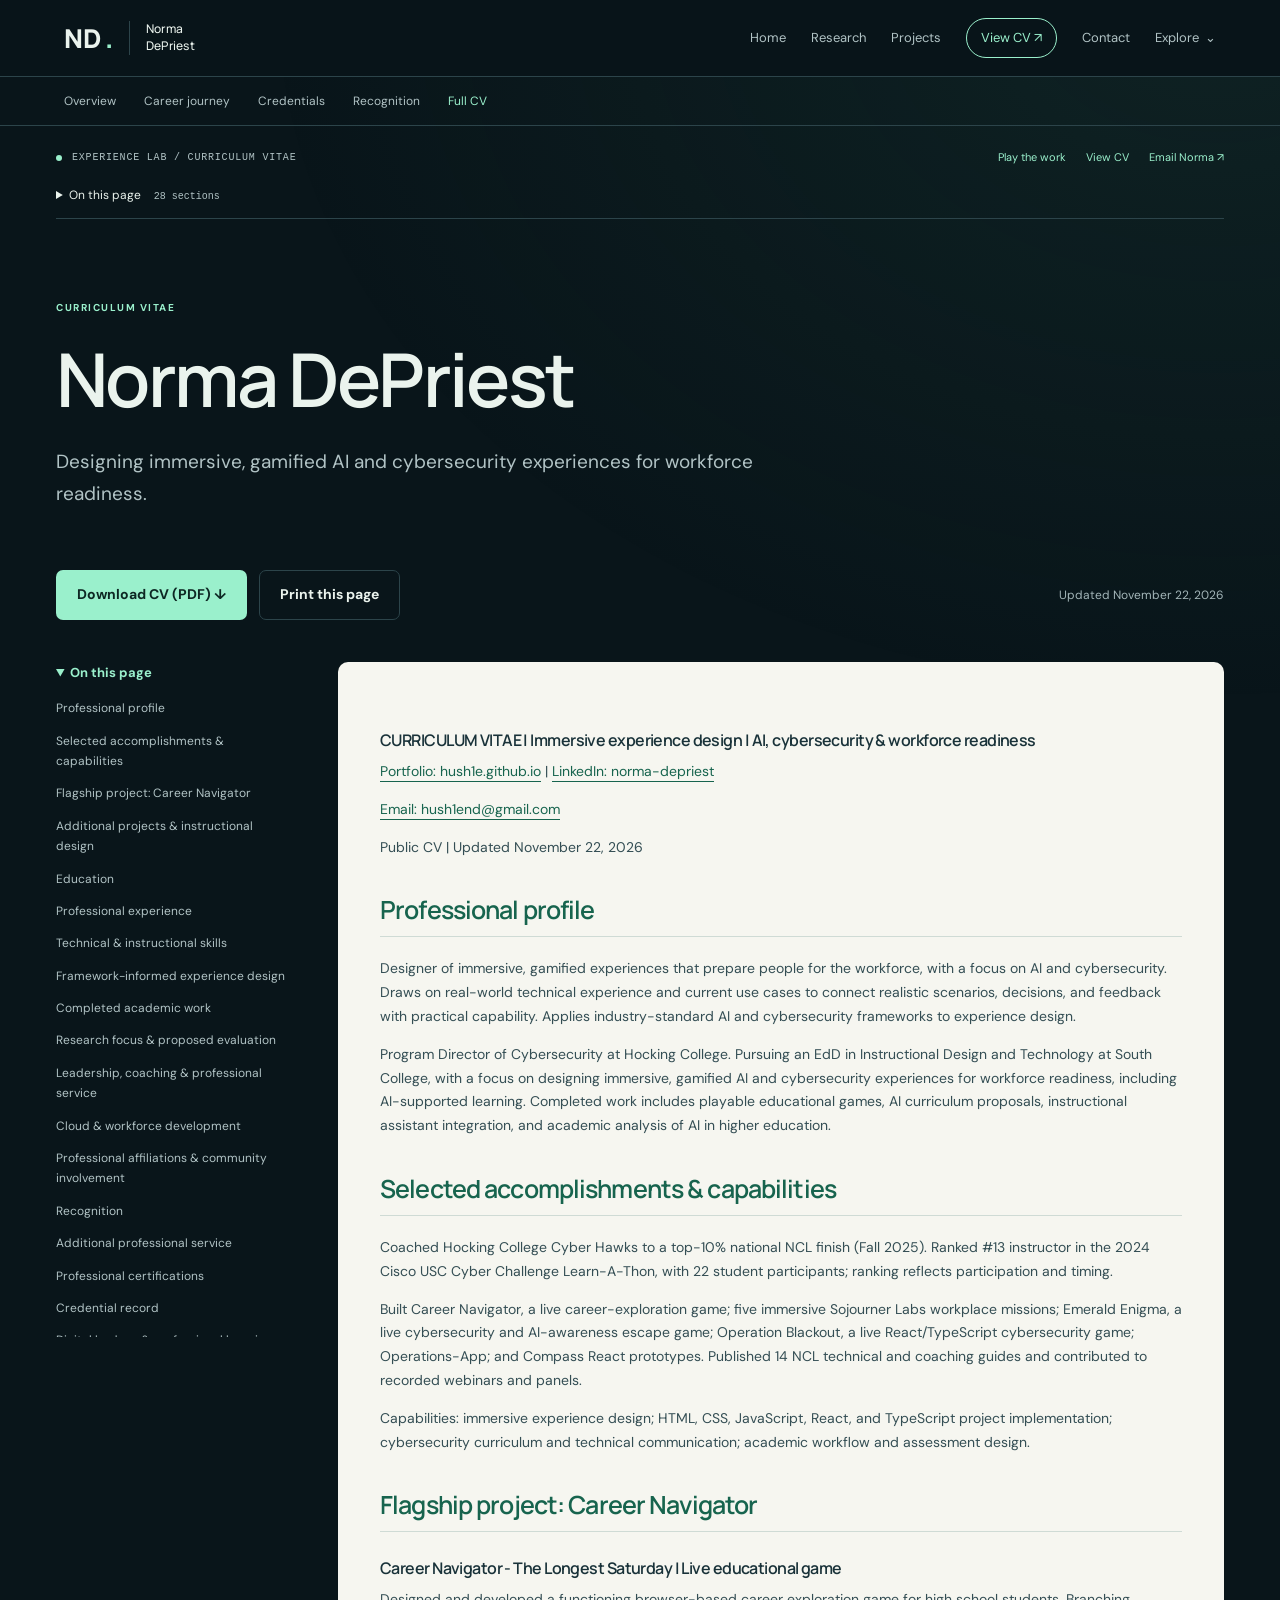
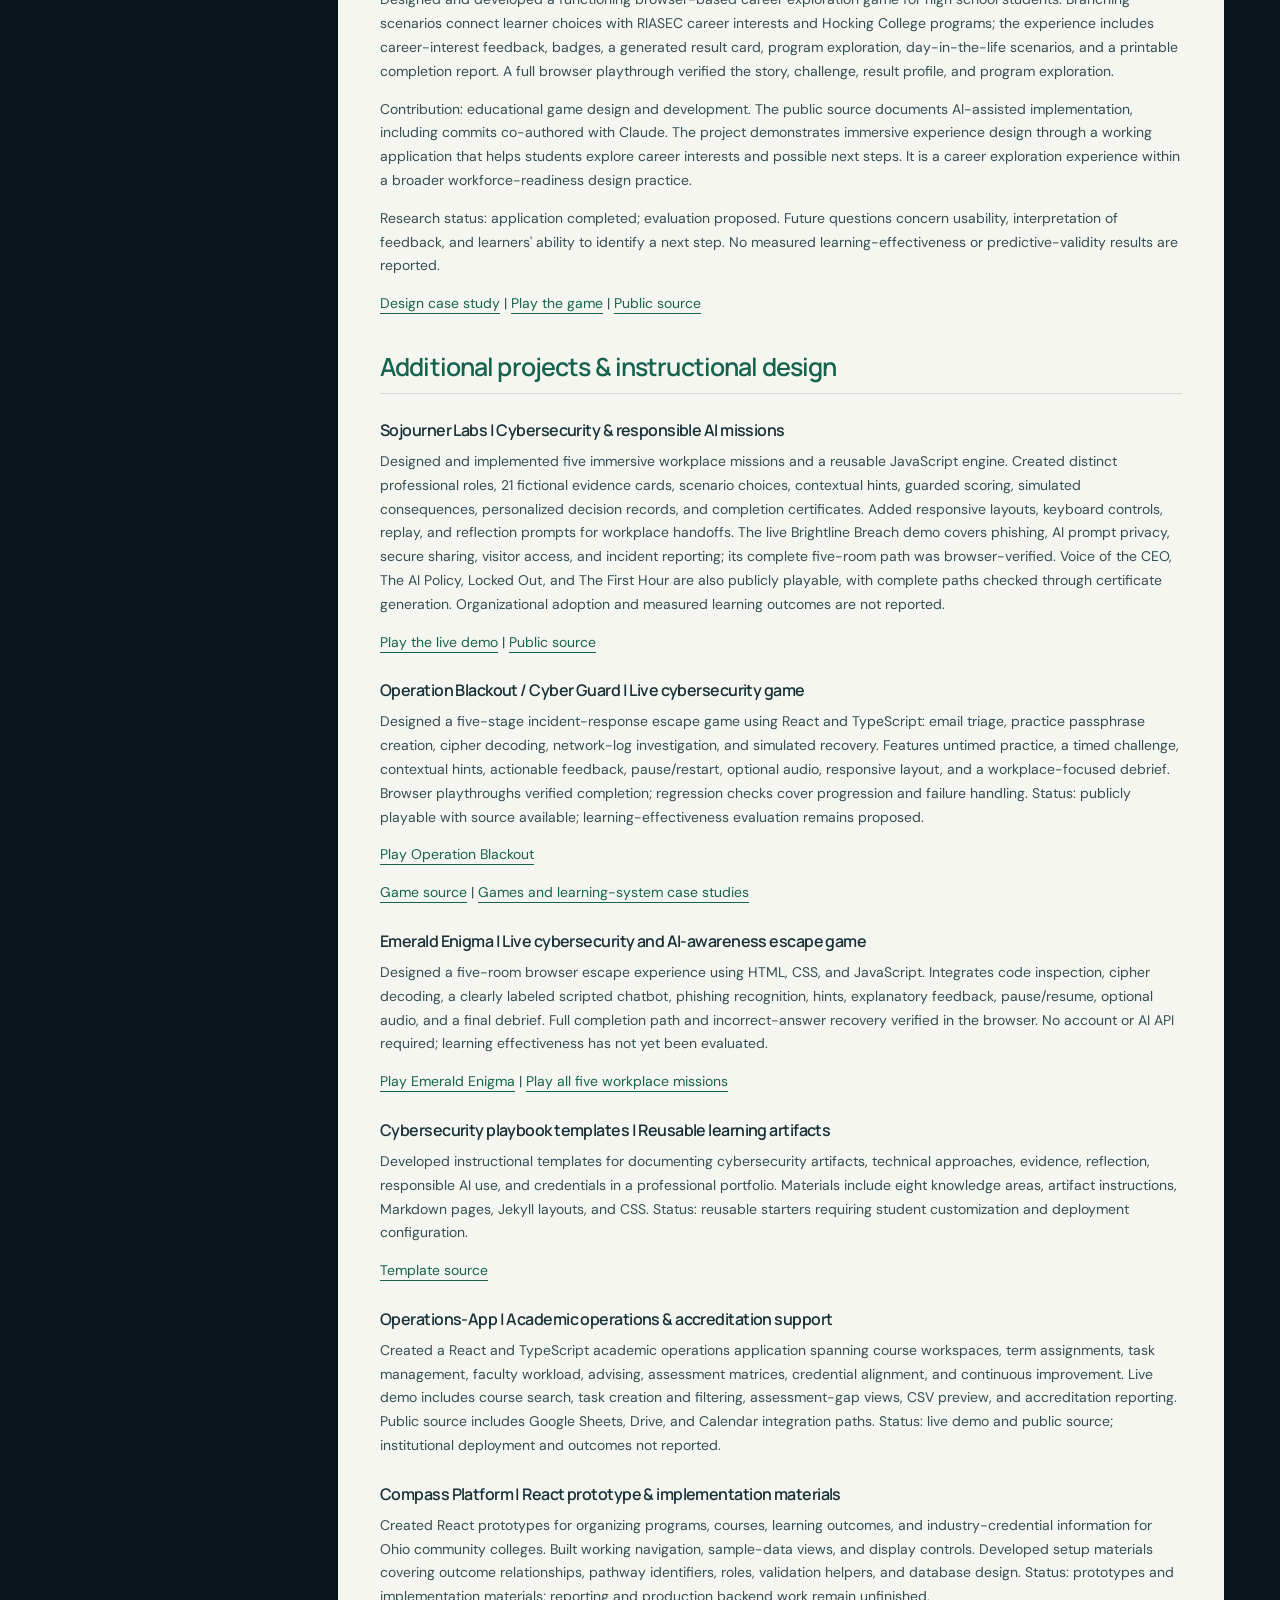
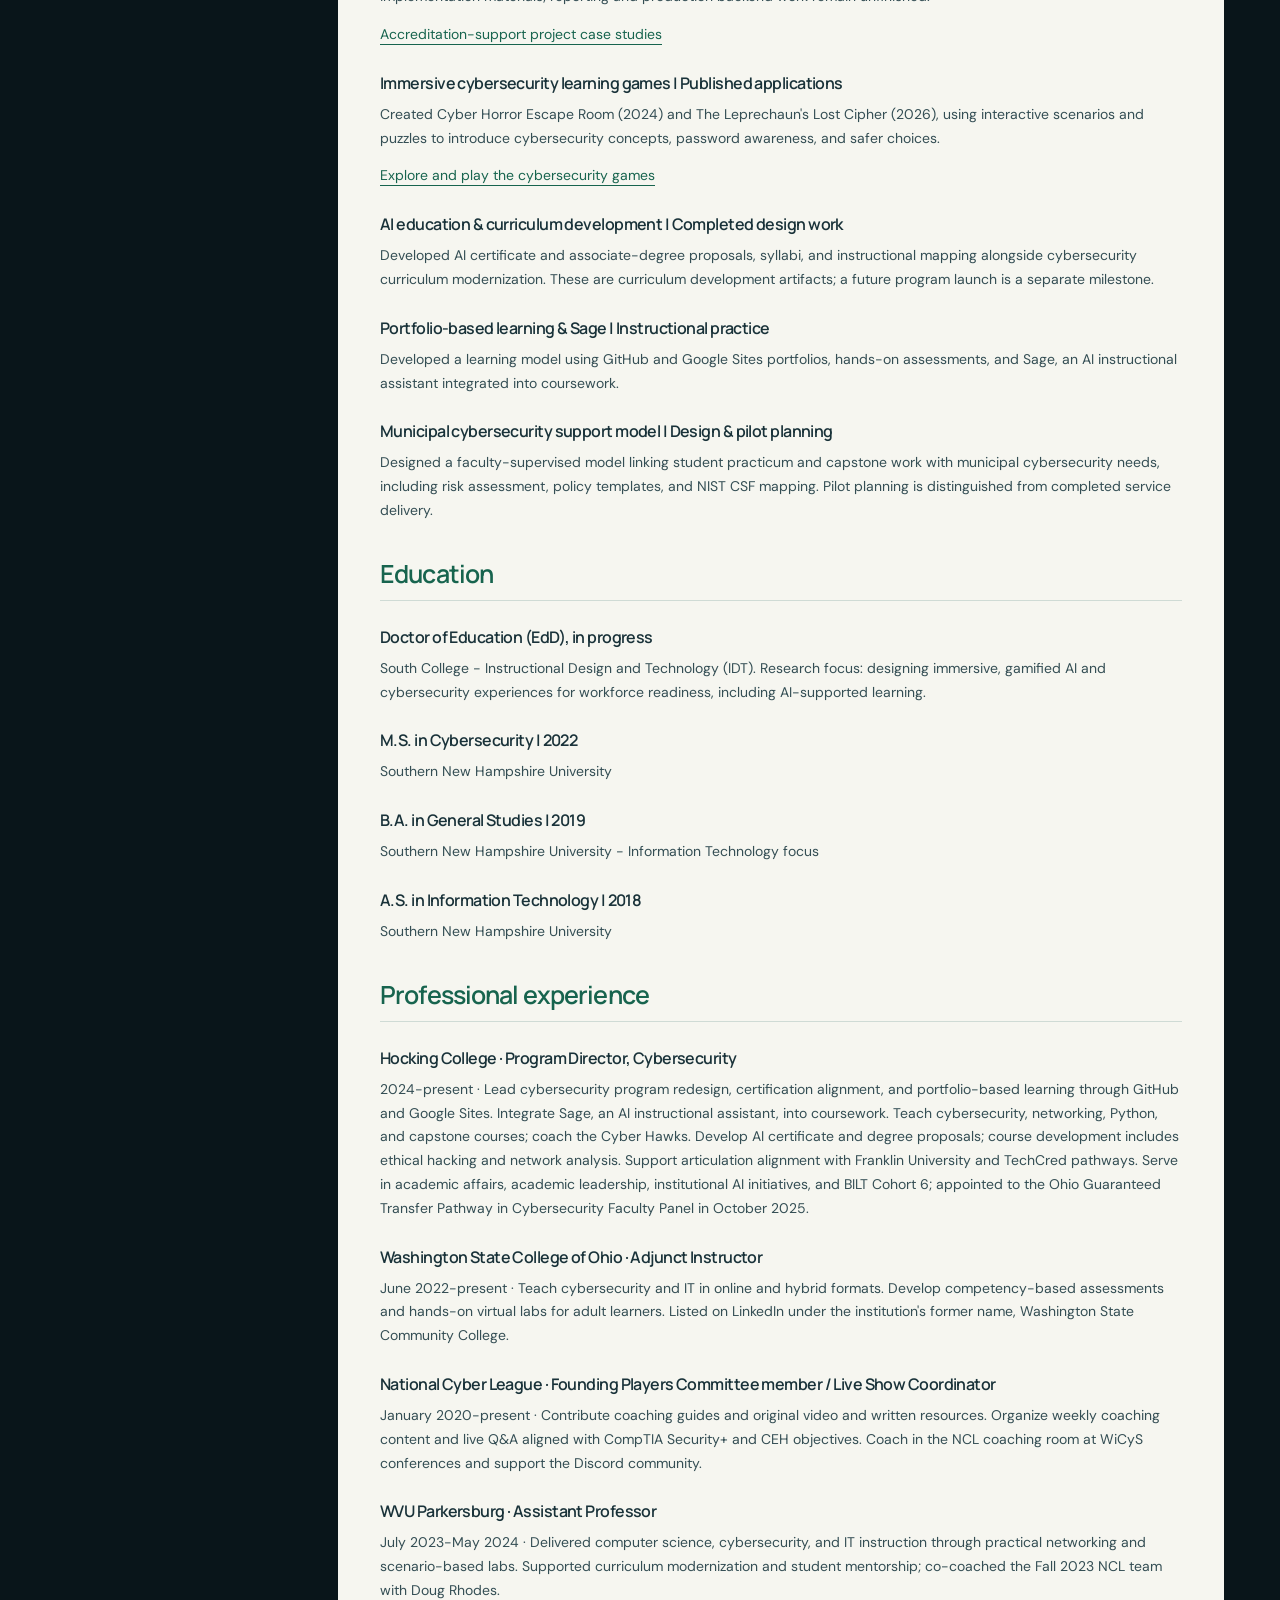
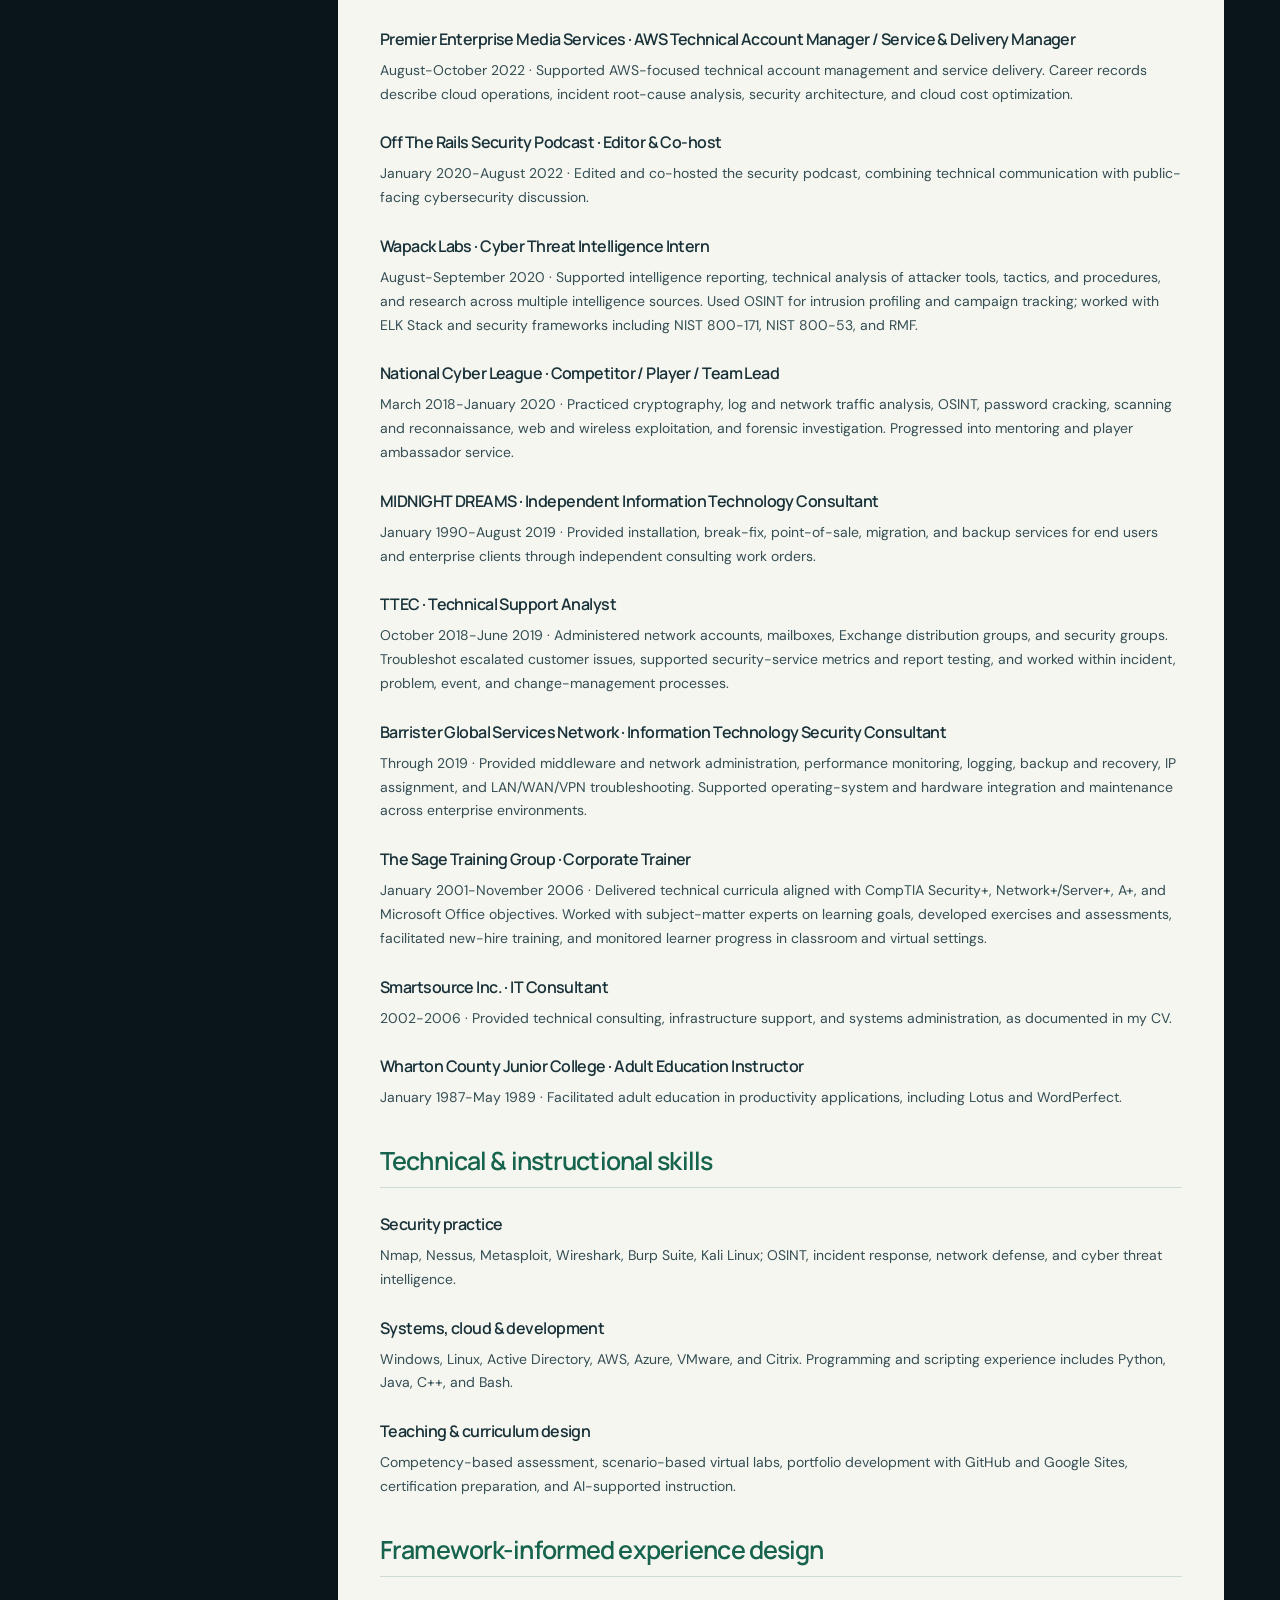
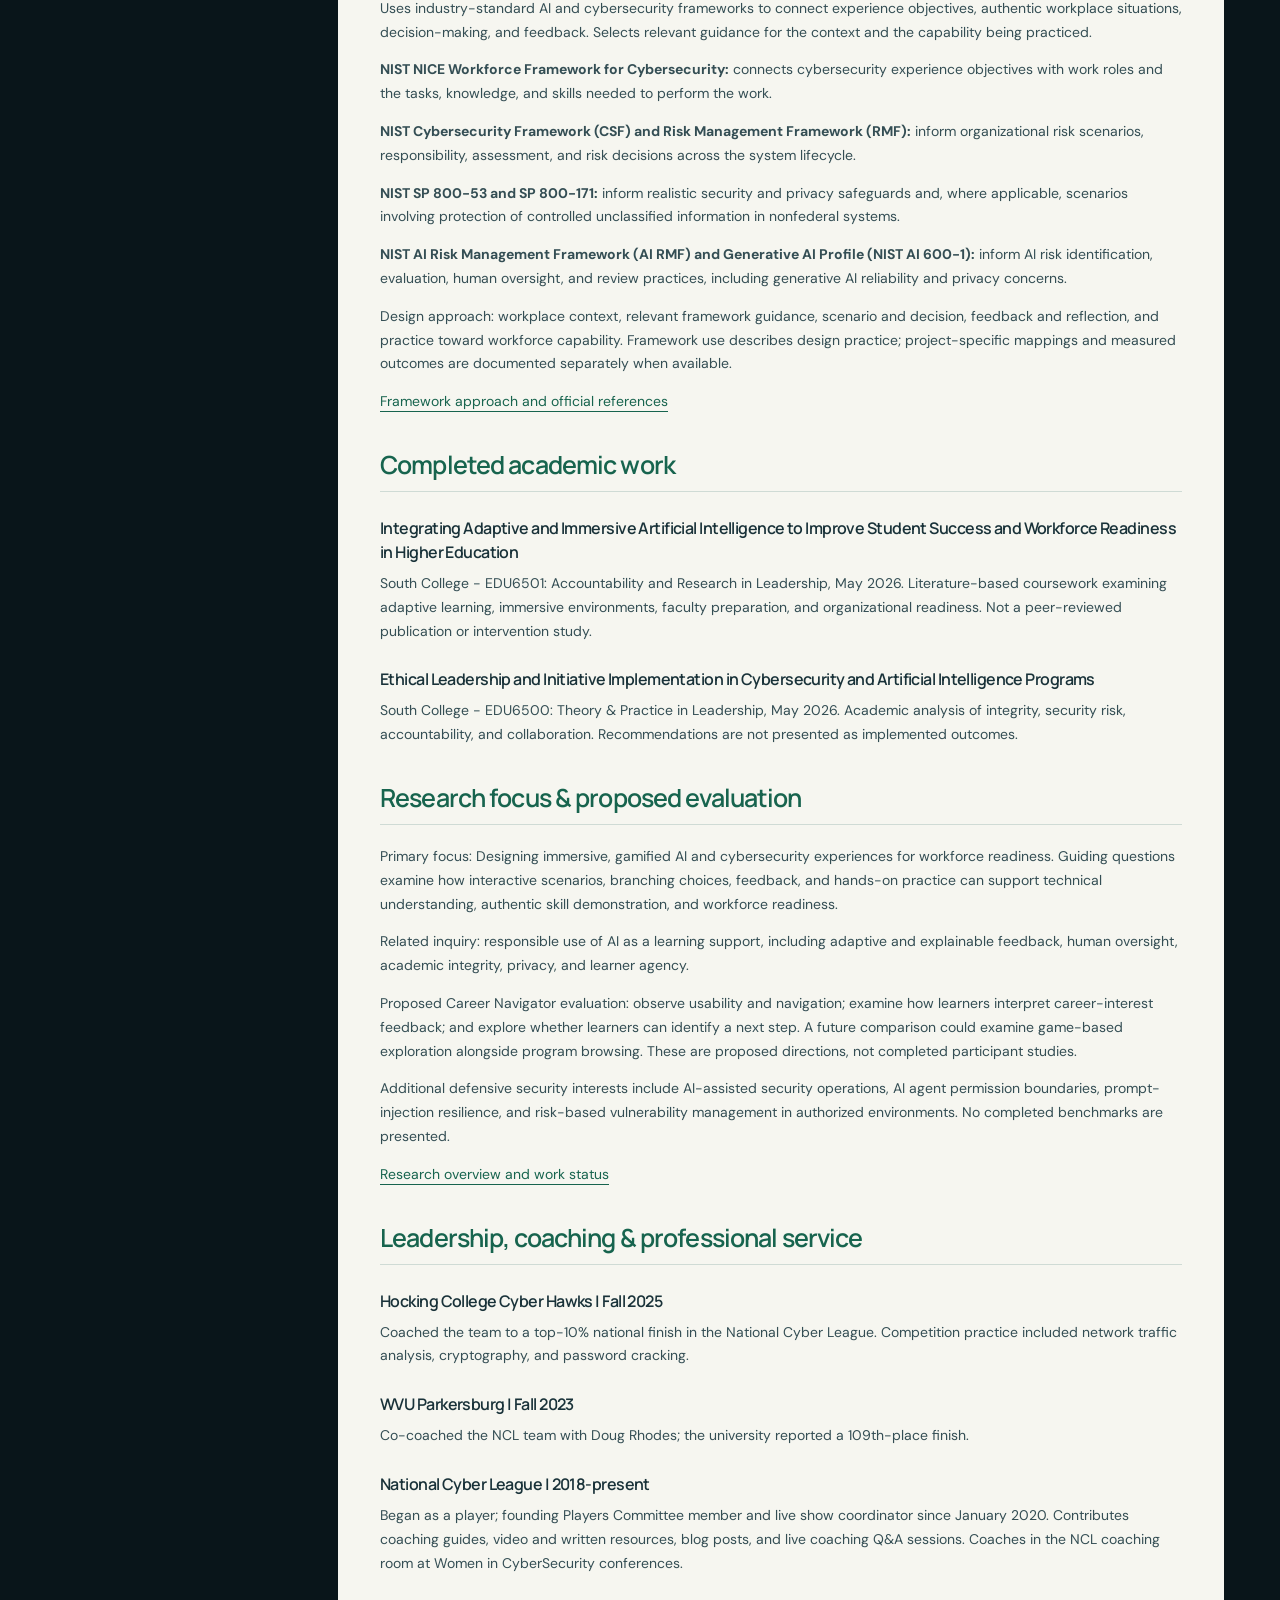
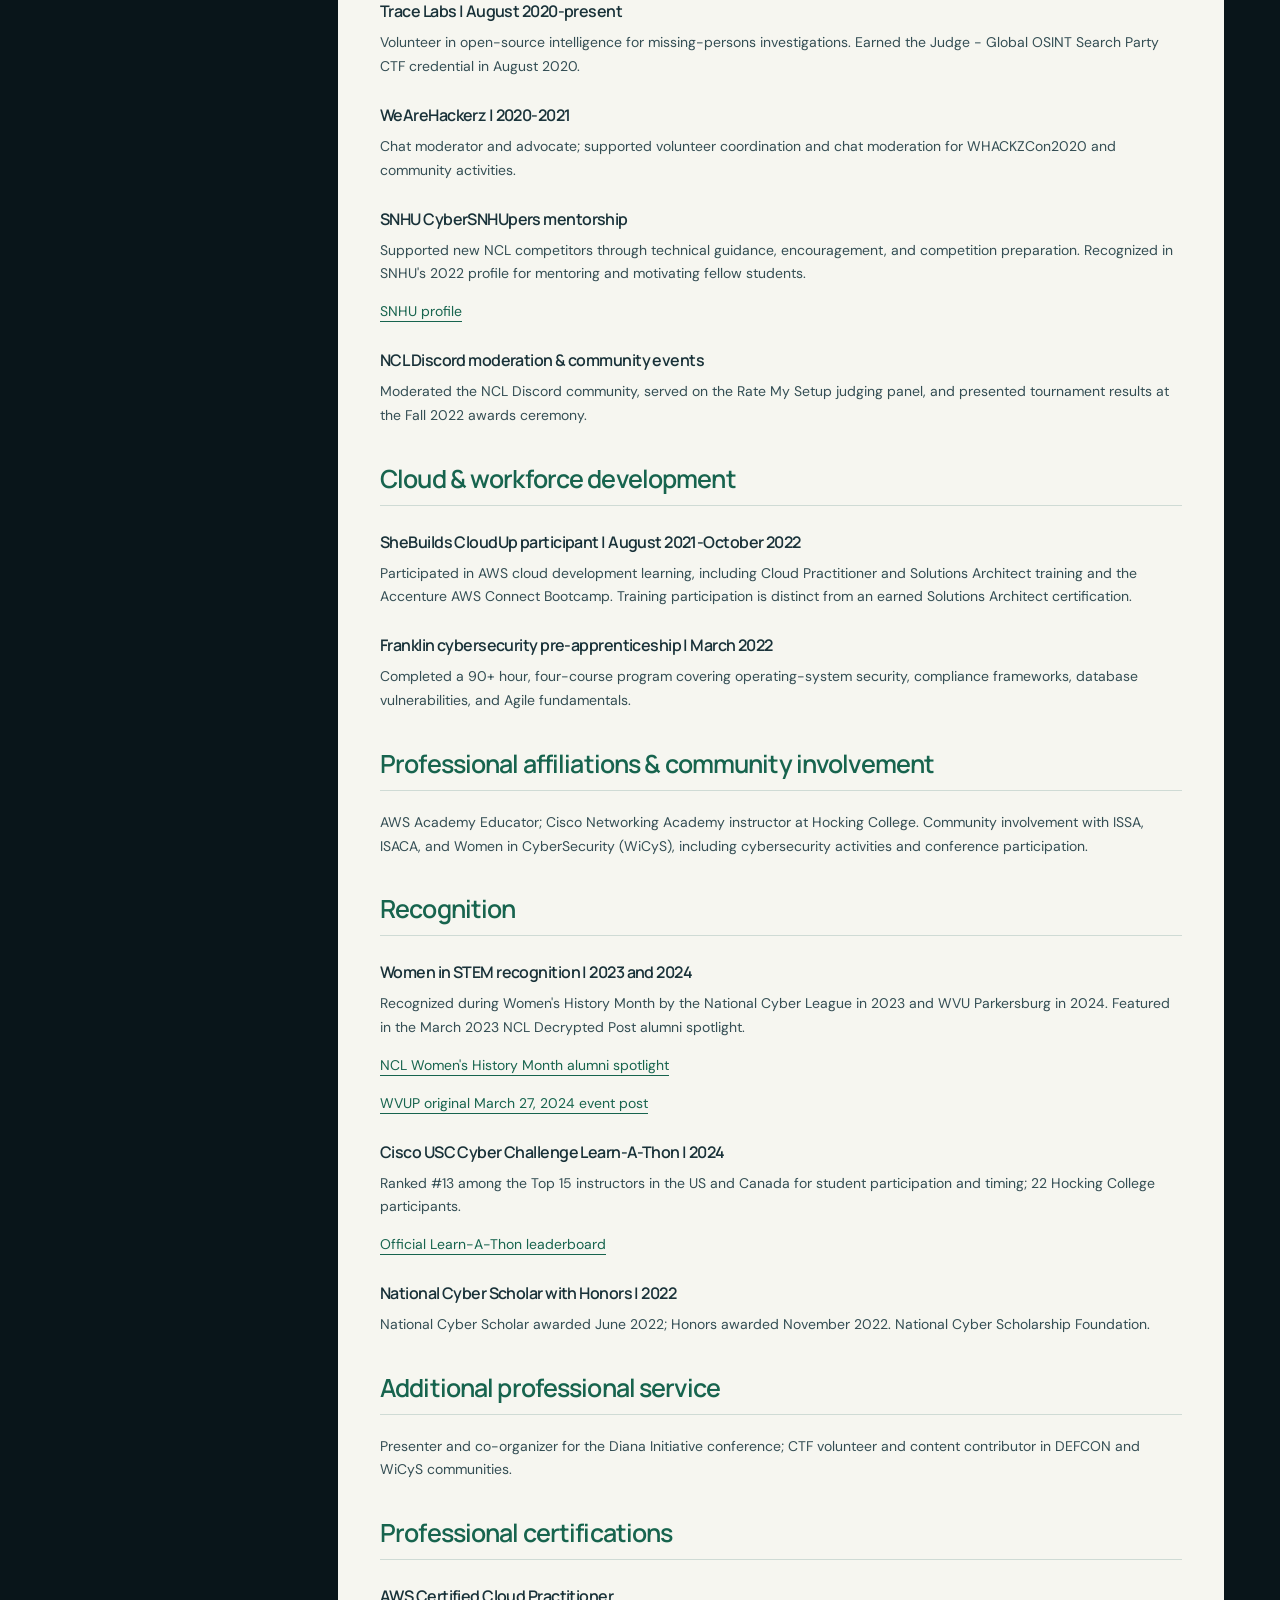
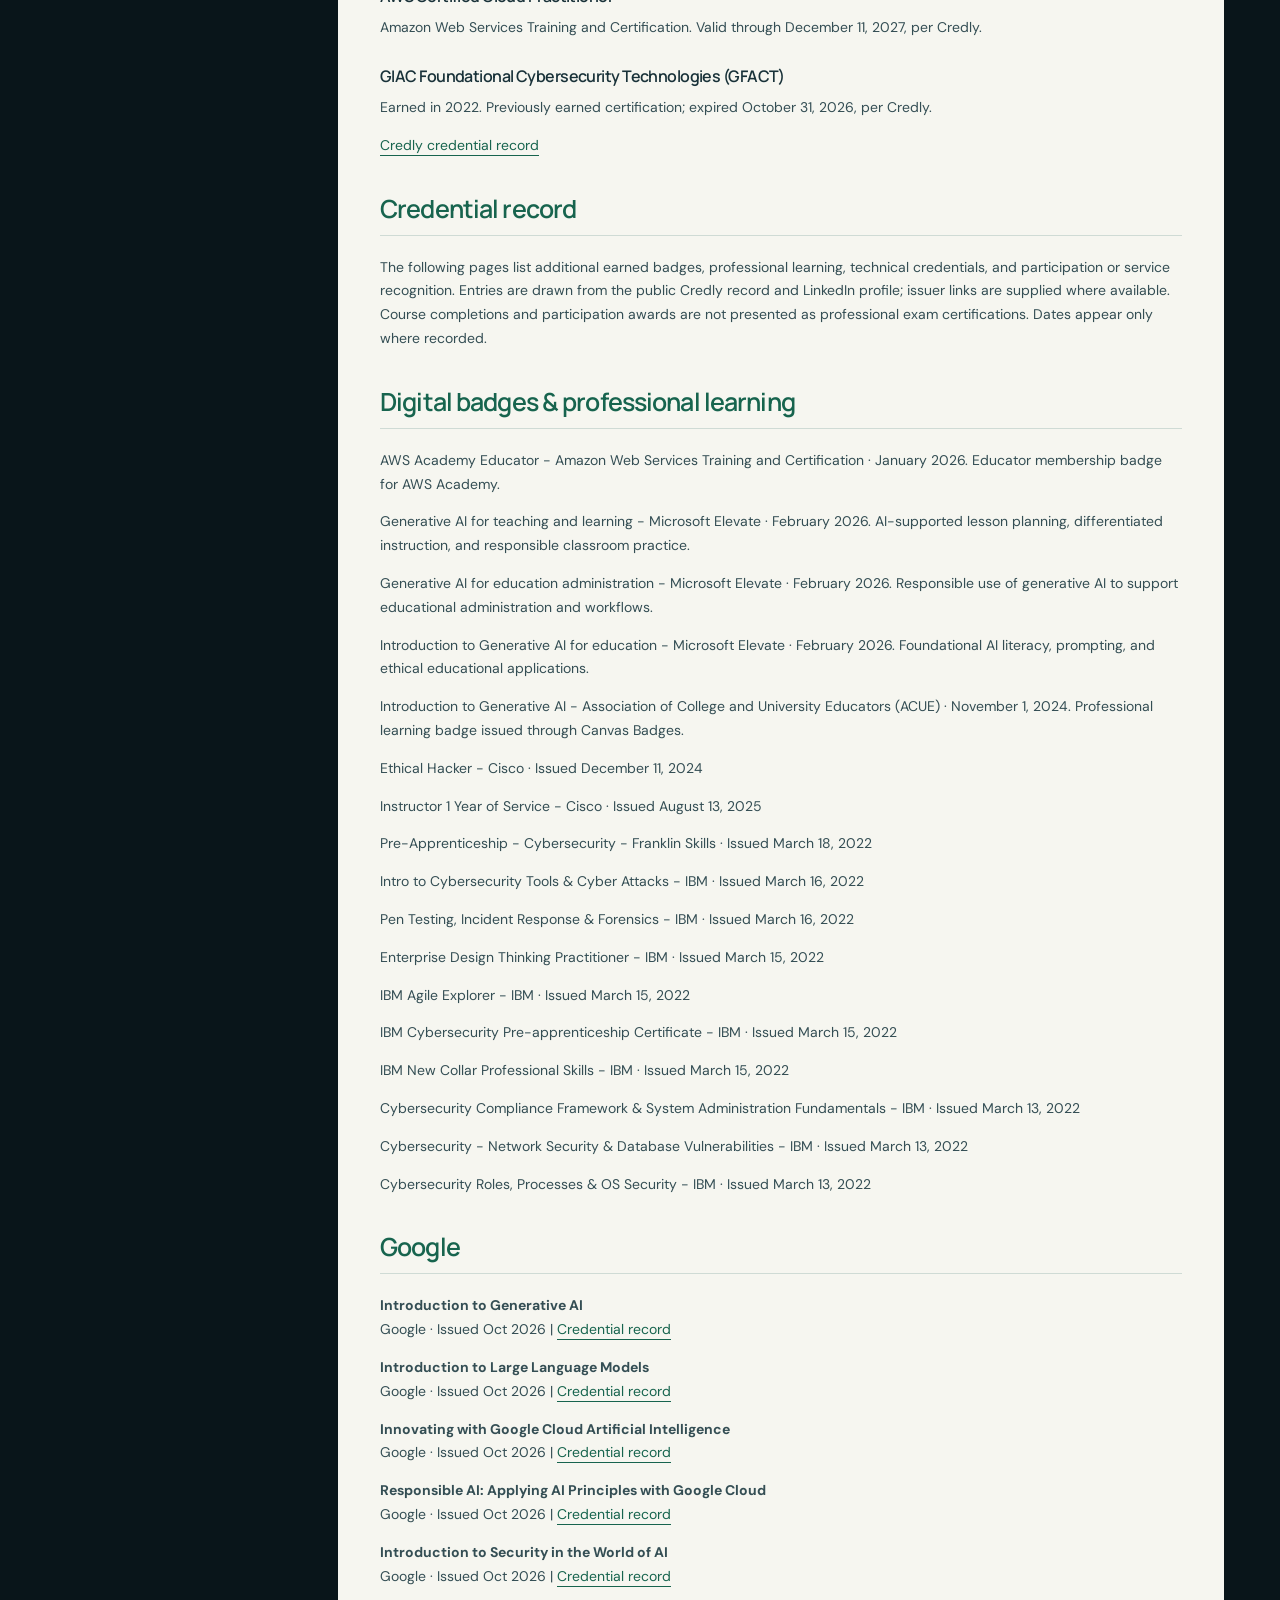
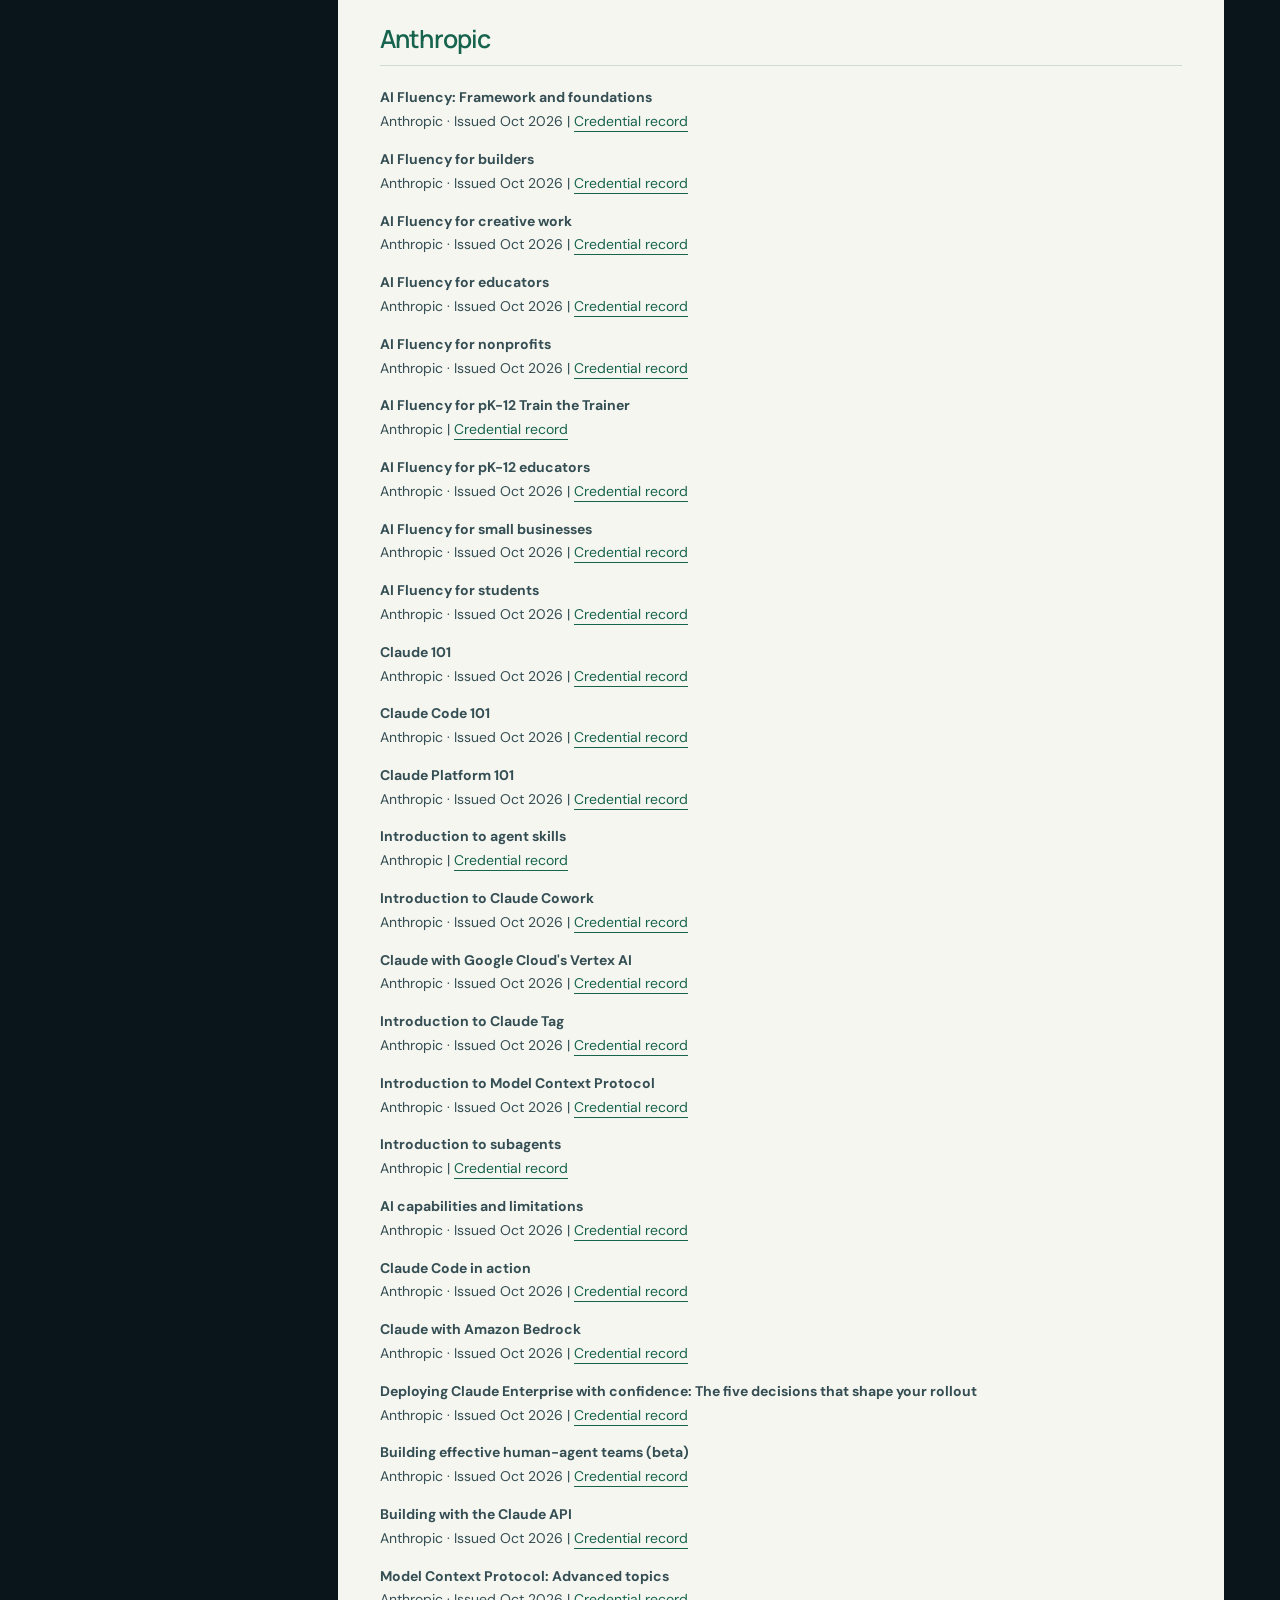
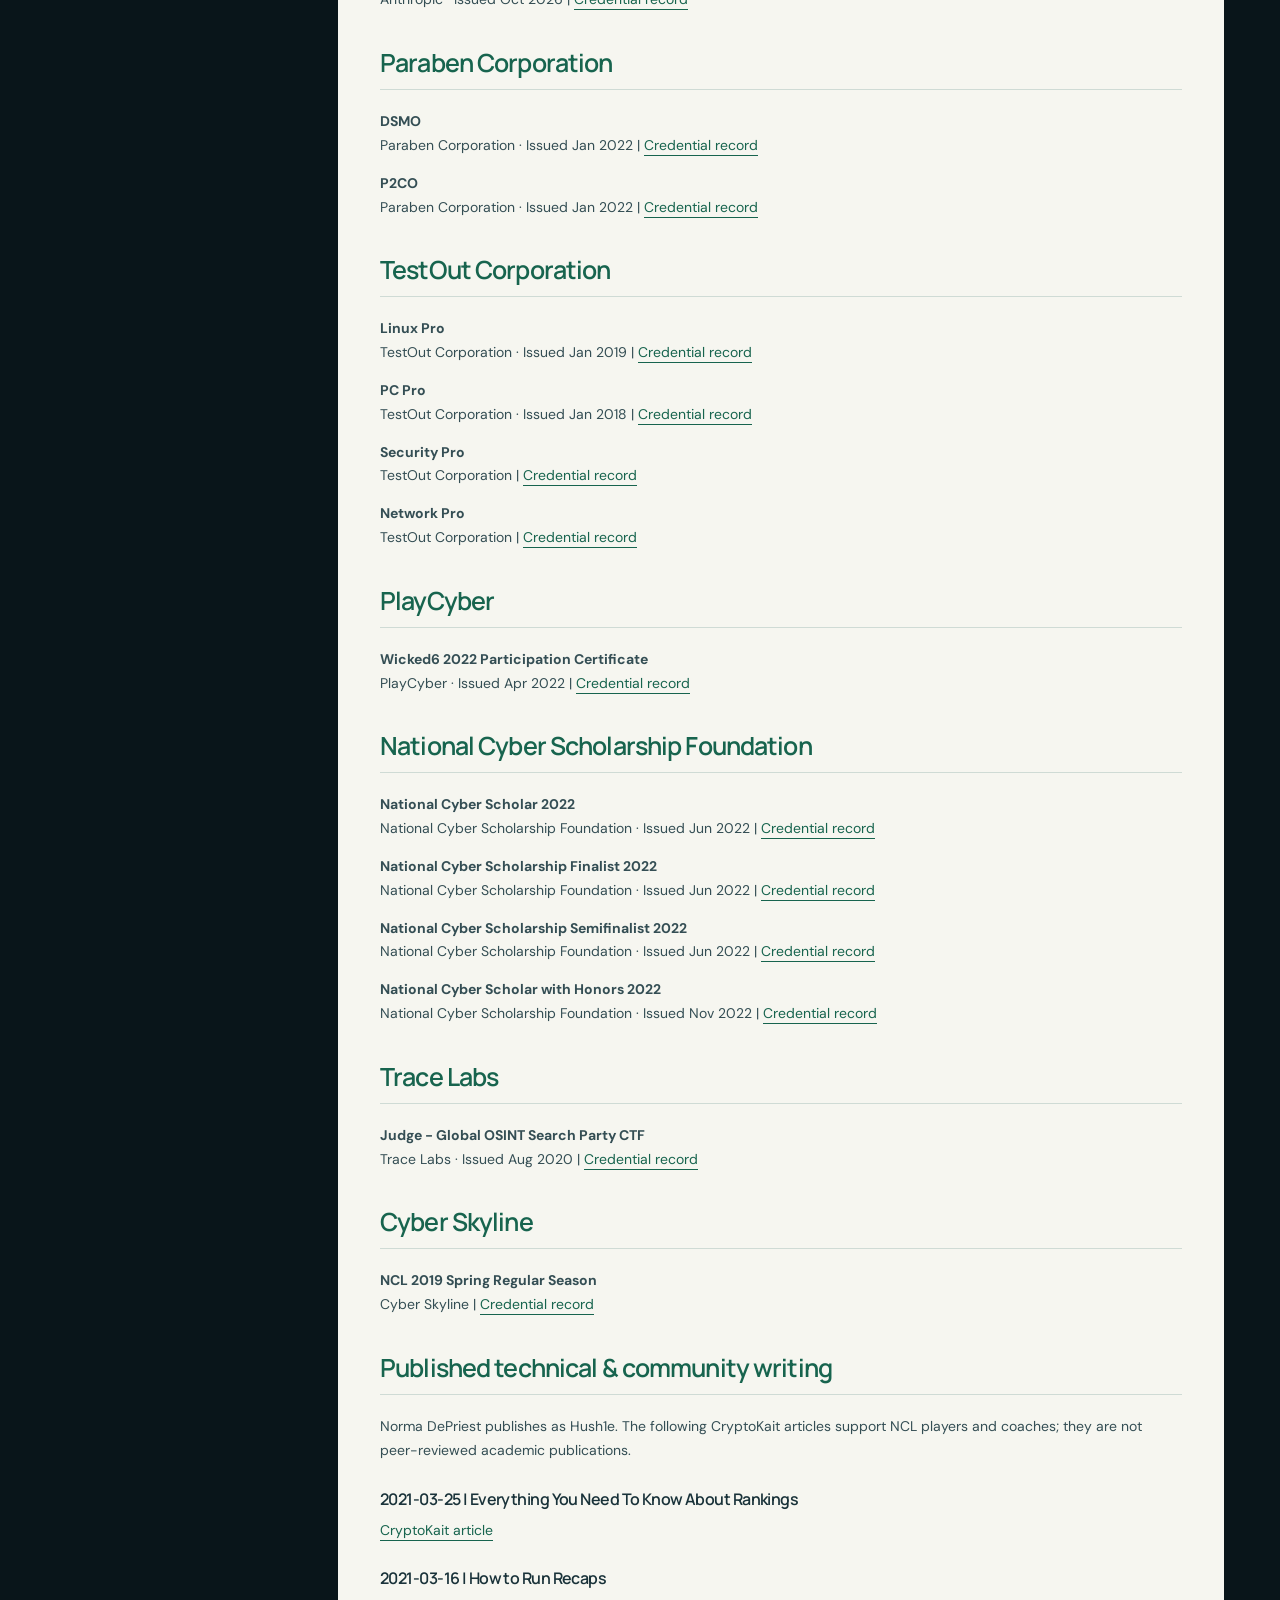
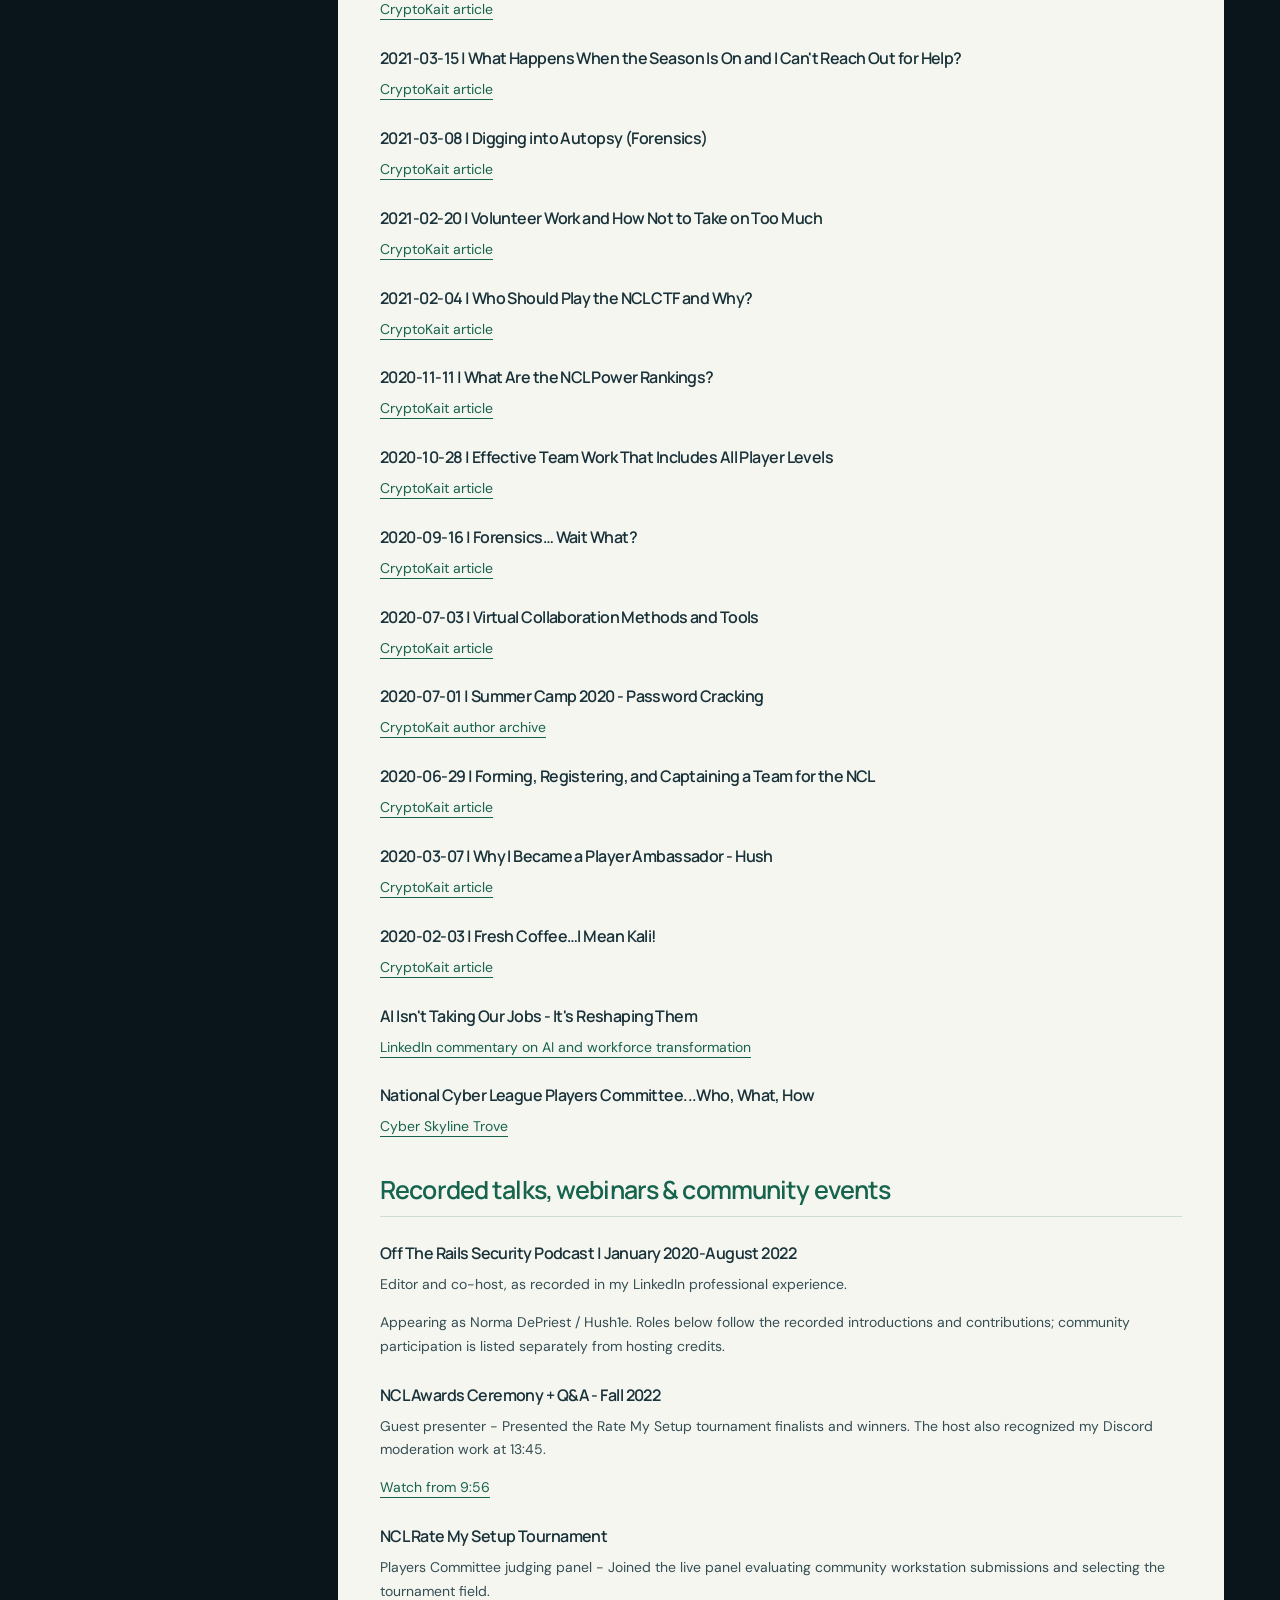
<file: cv.html>
<!doctype html><html lang="en"><head><meta charset="utf-8"><meta name="viewport" content="width=device-width,initial-scale=1"><meta name="description" content="Norma DePriest’s CV: framework-informed immersive and gamified experience design for AI, cybersecurity, and workforce readiness, including NIST NICE."><meta name="theme-color" content="#09151a"><title>Curriculum vitae | Norma DePriest</title><link rel="stylesheet" href="redesign.css"><link rel="stylesheet" href="hiring-review.css"><link rel="stylesheet" href="studio-suite.css?v=complete-1"></head><body><a class="skip" href="#main">Skip to content</a><header class="top"><a class="brand" href="index.html" aria-label="Norma DePriest home">ND<span>.</span><small>Norma DePriest</small></a><button class="menu-toggle" aria-expanded="false" aria-controls="primary-nav">Menu</button><nav id="primary-nav" aria-label="Main navigation"><a href="index.html">Home</a><a href="research.html">Research</a><a href="projects.html">Projects</a><a href="cv.html" class="nav-cv" aria-current="page">View CV ↗</a><a href="contact.html">Contact</a><details class="nav-more"><summary>Explore</summary><div><a href="projects.html#workplace-missions">Playable missions</a><a href="experience-design.html">Game case studies</a><a href="accreditation.html">Academic operations</a><a href="about.html">About</a><a href="experience.html">Career journey</a><a href="credentials.html">Credentials</a><a href="recognition.html">Recognition</a><a href="leadership.html">Leadership</a><a href="writing.html">Writing</a><a href="talks.html">Talks & videos</a></div></details></nav></header><nav class="subnav" aria-label="Professional background"><a href="about.html">Overview</a><a href="experience.html">Career journey</a><a href="credentials.html">Credentials</a><a href="recognition.html">Recognition</a><a href="cv.html" aria-current="page">Full CV</a></nav><main id="main"><div class="studio-guide"><span class="studio-location"><i aria-hidden="true"></i> EXPERIENCE LAB / CURRICULUM VITAE</span><div class="studio-shortcuts"><a href="projects.html#workplace-missions">Play the work</a><a href="cv.html">View CV</a><a href="mailto:hush1end@gmail.com">Email Norma ↗</a></div><details class="studio-contents"><summary>On this page <span>28 sections</span></summary><nav aria-label="Page sections"><a href="#cv-section-0">Professional profile</a><a href="#cv-highlights">Selected accomplishments &amp; capabilities</a><a href="#cv-flagship">Flagship project: Career Navigator</a><a href="#cv-section-9">Additional projects &amp; instructional design</a><a href="#cv-section-3">Education</a><a href="#cv-section-1">Professional experience</a><a href="#cv-section-2">Technical &amp; instructional skills</a><a href="#cv-frameworks">Framework-informed experience design</a><a href="#cv-section-10">Completed academic work</a><a href="#cv-section-11">Research focus &amp; proposed evaluation</a><a href="#cv-section-4">Leadership, coaching &amp; professional service</a><a href="#cv-section-5">Cloud &amp; workforce development</a><a href="#cv-section-6">Professional affiliations &amp; community involvement</a><a href="#cv-section-7">Recognition</a><a href="#cv-section-8">Additional professional service</a><a href="#cv-section-12">Professional certifications</a><a href="#cv-section-13">Credential record</a><a href="#cv-section-14">Digital badges &amp; professional learning</a><a href="#cv-section-15">Google</a><a href="#cv-section-16">Anthropic</a><a href="#cv-section-17">Paraben Corporation</a><a href="#cv-section-18">TestOut Corporation</a><a href="#cv-section-19">PlayCyber</a><a href="#cv-section-20">National Cyber Scholarship Foundation</a><a href="#cv-section-21">Trace Labs</a><a href="#cv-section-22">Cyber Skyline</a><a href="#cv-section-23">Published technical &amp; community writing</a><a href="#cv-section-24">Recorded talks, webinars &amp; community events</a></nav></details></div><div class="page-intro"><span class="eyebrow">CURRICULUM VITAE</span><h1>Norma DePriest</h1><p class="intro">Designing immersive, gamified AI and cybersecurity experiences for workforce readiness.</p></div><section class="section compact"><div class="cv-actions"><a class="button" href="Norma-DePriest-CV.pdf" download>Download CV (PDF) ↓</a><button class="button ghost" id="print-cv">Print this page</button><span class="small-note">Updated November 22, 2026</span></div><div class="cv-layout"><aside class="cv-toc"><details open><summary>On this page</summary><nav aria-label="CV sections"><a href="#cv-section-0">Professional profile</a><a href="#cv-highlights">Selected accomplishments &amp; capabilities</a><a href="#cv-flagship">Flagship project: Career Navigator</a><a href="#cv-section-9">Additional projects &amp; instructional design</a><a href="#cv-section-3">Education</a><a href="#cv-section-1">Professional experience</a><a href="#cv-section-2">Technical &amp; instructional skills</a><a href="#cv-frameworks">Framework-informed experience design</a><a href="#cv-section-10">Completed academic work</a><a href="#cv-section-11">Research focus & proposed evaluation</a><a href="#cv-section-4">Leadership, coaching &amp; professional service</a><a href="#cv-section-5">Cloud &amp; workforce development</a><a href="#cv-section-6">Professional affiliations &amp; community involvement</a><a href="#cv-section-7">Recognition</a><a href="#cv-section-8">Additional professional service</a><a href="#cv-section-12">Professional certifications</a><a href="#cv-section-13">Credential record</a><a href="#cv-section-14">Digital badges &amp; professional learning</a><a href="#cv-section-15">Google</a><a href="#cv-section-16">Anthropic</a><a href="#cv-section-17">Paraben Corporation</a><a href="#cv-section-18">TestOut Corporation</a><a href="#cv-section-19">PlayCyber</a><a href="#cv-section-20">National Cyber Scholarship Foundation</a><a href="#cv-section-21">Trace Labs</a><a href="#cv-section-22">Cyber Skyline</a><a href="#cv-section-23">Published technical &amp; community writing</a><a href="#cv-section-24">Recorded talks, webinars &amp; community events</a></nav></details></aside><article class="cv-document"><h3>CURRICULUM VITAE | Immersive experience design | AI, cybersecurity &amp; workforce readiness</h3><p><a href="https://hush1e.github.io/">Portfolio: hush1e.github.io</a> | <a href="https://www.linkedin.com/in/norma-depriest/">LinkedIn: norma-depriest</a></p><p><a href="mailto:hush1end@gmail.com">Email: hush1end@gmail.com</a></p><p>Public CV | Updated November 22, 2026</p>
<h2 id="cv-section-0">Professional profile</h2>
<p>Designer of immersive, gamified experiences that prepare people for the workforce, with a focus on AI and cybersecurity. Draws on real-world technical experience and current use cases to connect realistic scenarios, decisions, and feedback with practical capability. Applies industry-standard AI and cybersecurity frameworks to experience design.</p><p>Program Director of Cybersecurity at Hocking College. Pursuing an EdD in Instructional Design and Technology at South College, with a focus on designing immersive, gamified AI and cybersecurity experiences for workforce readiness, including AI-supported learning. Completed work includes playable educational games, AI curriculum proposals, instructional assistant integration, and academic analysis of AI in higher education.</p>
<h2 id="cv-highlights">Selected accomplishments &amp; capabilities</h2><p>Coached Hocking College Cyber Hawks to a top-10% national NCL finish (Fall 2025). Ranked #13 instructor in the 2024 Cisco USC Cyber Challenge Learn-A-Thon, with 22 student participants; ranking reflects participation and timing.</p><p>Built Career Navigator, a live career-exploration game; five immersive Sojourner Labs workplace missions; Emerald Enigma, a live cybersecurity and AI-awareness escape game; Operation Blackout, a live React/TypeScript cybersecurity game; Operations-App; and Compass React prototypes. Published 14 NCL technical and coaching guides and contributed to recorded webinars and panels.</p><p>Capabilities: immersive experience design; HTML, CSS, JavaScript, React, and TypeScript project implementation; cybersecurity curriculum and technical communication; academic workflow and assessment design.</p><h2 id="cv-flagship">Flagship project: Career Navigator</h2>
<h3>Career Navigator - The Longest Saturday | Live educational game</h3><p>Designed and developed a functioning browser-based career exploration game for high school students. Branching scenarios connect learner choices with RIASEC career interests and Hocking College programs; the experience includes career-interest feedback, badges, a generated result card, program exploration, day-in-the-life scenarios, and a printable completion report. A full browser playthrough verified the story, challenge, result profile, and program exploration.</p><p>Contribution: educational game design and development. The public source documents AI-assisted implementation, including commits co-authored with Claude. The project demonstrates immersive experience design through a working application that helps students explore career interests and possible next steps. It is a career exploration experience within a broader workforce-readiness design practice.</p><p>Research status: application completed; evaluation proposed. Future questions concern usability, interpretation of feedback, and learners' ability to identify a next step. No measured learning-effectiveness or predictive-validity results are reported.</p><p><a href="https://hush1e.github.io/career-navigator.html">Design case study</a> | <a href="https://hush1e.github.io/sojourner-labs/career-navigator/">Play the game</a> | <a href="https://github.com/Hush1e/sojourner-labs/tree/main/career-navigator">Public source</a></p>
<h2 id="cv-section-9">Additional projects &amp; instructional design</h2><h3>Sojourner Labs | Cybersecurity &amp; responsible AI missions</h3><p>Designed and implemented five immersive workplace missions and a reusable JavaScript engine. Created distinct professional roles, 21 fictional evidence cards, scenario choices, contextual hints, guarded scoring, simulated consequences, personalized decision records, and completion certificates. Added responsive layouts, keyboard controls, replay, and reflection prompts for workplace handoffs. The live Brightline Breach demo covers phishing, AI prompt privacy, secure sharing, visitor access, and incident reporting; its complete five-room path was browser-verified. Voice of the CEO, The AI Policy, Locked Out, and The First Hour are also publicly playable, with complete paths checked through certificate generation. Organizational adoption and measured learning outcomes are not reported.</p><p><a href="https://hush1e.github.io/sojourner-labs/missions/brightline-breach.html?v=workplace-lab-1">Play the live demo</a> | <a href="https://github.com/Hush1e/sojourner-labs">Public source</a></p><h3>Operation Blackout / Cyber Guard | Live cybersecurity game</h3><p>Designed a five-stage incident-response escape game using React and TypeScript: email triage, practice passphrase creation, cipher decoding, network-log investigation, and simulated recovery. Features untimed practice, a timed challenge, contextual hints, actionable feedback, pause/restart, optional audio, responsive layout, and a workplace-focused debrief. Browser playthroughs verified completion; regression checks cover progression and failure handling. Status: publicly playable with source available; learning-effectiveness evaluation remains proposed.</p><p><a href="https://hush1e.github.io/operation-blackout/">Play Operation Blackout</a></p><p><a href="https://github.com/Hush1e/operation-blackout">Game source</a> | <a href="https://hush1e.github.io/experience-design.html">Games and learning-system case studies</a></p><h3>Emerald Enigma | Live cybersecurity and AI-awareness escape game</h3><p>Designed a five-room browser escape experience using HTML, CSS, and JavaScript. Integrates code inspection, cipher decoding, a clearly labeled scripted chatbot, phishing recognition, hints, explanatory feedback, pause/resume, optional audio, and a final debrief. Full completion path and incorrect-answer recovery verified in the browser. No account or AI API required; learning effectiveness has not yet been evaluated.</p><p><a href="https://hush1e.github.io/emerald-enigma/">Play Emerald Enigma</a> | <a href="https://hush1e.github.io/projects.html#workplace-missions">Play all five workplace missions</a></p><h3>Cybersecurity playbook templates | Reusable learning artifacts</h3><p>Developed instructional templates for documenting cybersecurity artifacts, technical approaches, evidence, reflection, responsible AI use, and credentials in a professional portfolio. Materials include eight knowledge areas, artifact instructions, Markdown pages, Jekyll layouts, and CSS. Status: reusable starters requiring student customization and deployment configuration.</p><p><a href="https://github.com/Hush1e/cybersecurity-playbook-template">Template source</a></p><h3>Operations-App | Academic operations &amp; accreditation support</h3><p>Created a React and TypeScript academic operations application spanning course workspaces, term assignments, task management, faculty workload, advising, assessment matrices, credential alignment, and continuous improvement. Live demo includes course search, task creation and filtering, assessment-gap views, CSV preview, and accreditation reporting. Public source includes Google Sheets, Drive, and Calendar integration paths. Status: live demo and public source; institutional deployment and outcomes not reported.</p><h3>Compass Platform | React prototype &amp; implementation materials</h3><p>Created React prototypes for organizing programs, courses, learning outcomes, and industry-credential information for Ohio community colleges. Built working navigation, sample-data views, and display controls. Developed setup materials covering outcome relationships, pathway identifiers, roles, validation helpers, and database design. Status: prototypes and implementation materials; reporting and production backend work remain unfinished.</p><p><a href="https://hush1e.github.io/accreditation.html">Accreditation-support project case studies</a></p>
<h3>Immersive cybersecurity learning games | Published applications</h3><p>Created Cyber Horror Escape Room (2024) and The Leprechaun's Lost Cipher (2026), using interactive scenarios and puzzles to introduce cybersecurity concepts, password awareness, and safer choices.</p><p><a href="https://hush1e.github.io/projects.html#cyber-games">Explore and play the cybersecurity games</a></p><h3>AI education & curriculum development | Completed design work</h3><p>Developed AI certificate and associate-degree proposals, syllabi, and instructional mapping alongside cybersecurity curriculum modernization. These are curriculum development artifacts; a future program launch is a separate milestone.</p><h3>Portfolio-based learning & Sage | Instructional practice</h3><p>Developed a learning model using GitHub and Google Sites portfolios, hands-on assessments, and Sage, an AI instructional assistant integrated into coursework.</p><h3>Municipal cybersecurity support model | Design & pilot planning</h3><p>Designed a faculty-supervised model linking student practicum and capstone work with municipal cybersecurity needs, including risk assessment, policy templates, and NIST CSF mapping. Pilot planning is distinguished from completed service delivery.</p>
<h2 id="cv-section-3">Education</h2>

<h3>Doctor of Education (EdD), in progress</h3>
<p>South College - Instructional Design and Technology (IDT). Research focus: designing immersive, gamified AI and cybersecurity experiences for workforce readiness, including AI-supported learning.</p>
<h3>M.S. in Cybersecurity | 2022</h3>
<p>Southern New Hampshire University</p>
<h3>B.A. in General Studies | 2019</h3>
<p>Southern New Hampshire University - Information Technology focus</p>
<h3>A.S. in Information Technology | 2018</h3>
<p>Southern New Hampshire University</p>

<h2 id="cv-section-1">Professional experience</h2>

<h3>Hocking College · Program Director, Cybersecurity</h3>
<p>2024-present · Lead cybersecurity program redesign, certification alignment, and portfolio-based learning through GitHub and Google Sites. Integrate Sage, an AI instructional assistant, into coursework. Teach cybersecurity, networking, Python, and capstone courses; coach the Cyber Hawks. Develop AI certificate and degree proposals; course development includes ethical hacking and network analysis. Support articulation alignment with Franklin University and TechCred pathways. Serve in academic affairs, academic leadership, institutional AI initiatives, and BILT Cohort 6; appointed to the Ohio Guaranteed Transfer Pathway in Cybersecurity Faculty Panel in October 2025.</p>
<h3>Washington State College of Ohio · Adjunct Instructor</h3>
<p>June 2022-present · Teach cybersecurity and IT in online and hybrid formats. Develop competency-based assessments and hands-on virtual labs for adult learners. Listed on LinkedIn under the institution&#x27;s former name, Washington State Community College.</p>
<h3>National Cyber League · Founding Players Committee member / Live Show Coordinator</h3>
<p>January 2020-present · Contribute coaching guides and original video and written resources. Organize weekly coaching content and live Q&amp;A aligned with CompTIA Security+ and CEH objectives. Coach in the NCL coaching room at WiCyS conferences and support the Discord community.</p>
<h3>WVU Parkersburg · Assistant Professor</h3>
<p>July 2023-May 2024 · Delivered computer science, cybersecurity, and IT instruction through practical networking and scenario-based labs. Supported curriculum modernization and student mentorship; co-coached the Fall 2023 NCL team with Doug Rhodes.</p>
<h3>Premier Enterprise Media Services · AWS Technical Account Manager / Service &amp; Delivery Manager</h3>
<p>August-October 2022 · Supported AWS-focused technical account management and service delivery. Career records describe cloud operations, incident root-cause analysis, security architecture, and cloud cost optimization.</p>
<h3>Off The Rails Security Podcast · Editor &amp; Co-host</h3>
<p>January 2020-August 2022 · Edited and co-hosted the security podcast, combining technical communication with public-facing cybersecurity discussion.</p>
<h3>Wapack Labs · Cyber Threat Intelligence Intern</h3>
<p>August-September 2020 · Supported intelligence reporting, technical analysis of attacker tools, tactics, and procedures, and research across multiple intelligence sources. Used OSINT for intrusion profiling and campaign tracking; worked with ELK Stack and security frameworks including NIST 800-171, NIST 800-53, and RMF.</p>
<h3>National Cyber League · Competitor / Player / Team Lead</h3>
<p>March 2018-January 2020 · Practiced cryptography, log and network traffic analysis, OSINT, password cracking, scanning and reconnaissance, web and wireless exploitation, and forensic investigation. Progressed into mentoring and player ambassador service.</p>
<h3>MIDNIGHT DREAMS · Independent Information Technology Consultant</h3>
<p>January 1990-August 2019 · Provided installation, break-fix, point-of-sale, migration, and backup services for end users and enterprise clients through independent consulting work orders.</p>
<h3>TTEC · Technical Support Analyst</h3>
<p>October 2018-June 2019 · Administered network accounts, mailboxes, Exchange distribution groups, and security groups. Troubleshot escalated customer issues, supported security-service metrics and report testing, and worked within incident, problem, event, and change-management processes.</p>
<h3>Barrister Global Services Network · Information Technology Security Consultant</h3>
<p>Through 2019 · Provided middleware and network administration, performance monitoring, logging, backup and recovery, IP assignment, and LAN/WAN/VPN troubleshooting. Supported operating-system and hardware integration and maintenance across enterprise environments.</p>
<h3>The Sage Training Group · Corporate Trainer</h3>
<p>January 2001-November 2006 · Delivered technical curricula aligned with CompTIA Security+, Network+/Server+, A+, and Microsoft Office objectives. Worked with subject-matter experts on learning goals, developed exercises and assessments, facilitated new-hire training, and monitored learner progress in classroom and virtual settings.</p>
<h3>Smartsource Inc. · IT Consultant</h3>
<p>2002-2006 · Provided technical consulting, infrastructure support, and systems administration, as documented in my CV.</p>
<h3>Wharton County Junior College · Adult Education Instructor</h3>
<p>January 1987-May 1989 · Facilitated adult education in productivity applications, including Lotus and WordPerfect.</p>

<h2 id="cv-section-2">Technical &amp; instructional skills</h2>

<h3>Security practice</h3>
<p>Nmap, Nessus, Metasploit, Wireshark, Burp Suite, Kali Linux; OSINT, incident response, network defense, and cyber threat intelligence.</p>
<h3>Systems, cloud &amp; development</h3>
<p>Windows, Linux, Active Directory, AWS, Azure, VMware, and Citrix. Programming and scripting experience includes Python, Java, C++, and Bash.</p>
<h3>Teaching &amp; curriculum design</h3>
<p>Competency-based assessment, scenario-based virtual labs, portfolio development with GitHub and Google Sites, certification preparation, and AI-supported instruction.</p>

<h2 id="cv-frameworks">Framework-informed experience design</h2>
<p>Uses industry-standard AI and cybersecurity frameworks to connect experience objectives, authentic workplace situations, decision-making, and feedback. Selects relevant guidance for the context and the capability being practiced.</p>
<p><b>NIST NICE Workforce Framework for Cybersecurity:</b> connects cybersecurity experience objectives with work roles and the tasks, knowledge, and skills needed to perform the work.</p>
<p><b>NIST Cybersecurity Framework (CSF) and Risk Management Framework (RMF):</b> inform organizational risk scenarios, responsibility, assessment, and risk decisions across the system lifecycle.</p>
<p><b>NIST SP 800-53 and SP 800-171:</b> inform realistic security and privacy safeguards and, where applicable, scenarios involving protection of controlled unclassified information in nonfederal systems.</p>
<p><b>NIST AI Risk Management Framework (AI RMF) and Generative AI Profile (NIST AI 600-1):</b> inform AI risk identification, evaluation, human oversight, and review practices, including generative AI reliability and privacy concerns.</p>
<p>Design approach: workplace context, relevant framework guidance, scenario and decision, feedback and reflection, and practice toward workforce capability. Framework use describes design practice; project-specific mappings and measured outcomes are documented separately when available.</p>
<p><a href="https://hush1e.github.io/research.html#framework-informed-design">Framework approach and official references</a></p>
<h2 id="cv-section-10">Completed academic work</h2>

<h3>Integrating Adaptive and Immersive Artificial Intelligence to Improve Student Success and Workforce Readiness in Higher Education</h3>
<p>South College - EDU6501: Accountability and Research in Leadership, May 2026. Literature-based coursework examining adaptive learning, immersive environments, faculty preparation, and organizational readiness. Not a peer-reviewed publication or intervention study.</p>
<h3>Ethical Leadership and Initiative Implementation in Cybersecurity and Artificial Intelligence Programs</h3>
<p>South College - EDU6500: Theory &amp; Practice in Leadership, May 2026. Academic analysis of integrity, security risk, accountability, and collaboration. Recommendations are not presented as implemented outcomes.</p>

<h2 id="cv-section-11">Research focus & proposed evaluation</h2>
<p>Primary focus: Designing immersive, gamified AI and cybersecurity experiences for workforce readiness. Guiding questions examine how interactive scenarios, branching choices, feedback, and hands-on practice can support technical understanding, authentic skill demonstration, and workforce readiness.</p><p>Related inquiry: responsible use of AI as a learning support, including adaptive and explainable feedback, human oversight, academic integrity, privacy, and learner agency.</p><p>Proposed Career Navigator evaluation: observe usability and navigation; examine how learners interpret career-interest feedback; and explore whether learners can identify a next step. A future comparison could examine game-based exploration alongside program browsing. These are proposed directions, not completed participant studies.</p><p>Additional defensive security interests include AI-assisted security operations, AI agent permission boundaries, prompt-injection resilience, and risk-based vulnerability management in authorized environments. No completed benchmarks are presented.</p><p><a href="https://hush1e.github.io/research.html">Research overview and work status</a></p>
<h2 id="cv-section-4">Leadership, coaching &amp; professional service</h2>

<h3>Hocking College Cyber Hawks | Fall 2025</h3>
<p>Coached the team to a top-10% national finish in the National Cyber League. Competition practice included network traffic analysis, cryptography, and password cracking.</p>
<h3>WVU Parkersburg | Fall 2023</h3>
<p>Co-coached the NCL team with Doug Rhodes; the university reported a 109th-place finish.</p>
<h3>National Cyber League | 2018-present</h3>
<p>Began as a player; founding Players Committee member and live show coordinator since January 2020. Contributes coaching guides, video and written resources, blog posts, and live coaching Q&amp;A sessions. Coaches in the NCL coaching room at Women in CyberSecurity conferences.</p>
<h3>Trace Labs | August 2020-present</h3>
<p>Volunteer in open-source intelligence for missing-persons investigations. Earned the Judge - Global OSINT Search Party CTF credential in August 2020.</p>
<h3>WeAreHackerz | 2020-2021</h3>
<p>Chat moderator and advocate; supported volunteer coordination and chat moderation for WHACKZCon2020 and community activities.</p>
<h3>SNHU CyberSNHUpers mentorship</h3>
<p>Supported new NCL competitors through technical guidance, encouragement, and competition preparation. Recognized in SNHU&#x27;s 2022 profile for mentoring and motivating fellow students.</p>
<p><a href="https://www.snhu.edu/about-us/newsroom/stem/norma-depriest">SNHU profile</a></p>
<h3>NCL Discord moderation &amp; community events</h3>
<p>Moderated the NCL Discord community, served on the Rate My Setup judging panel, and presented tournament results at the Fall 2022 awards ceremony.</p>

<h2 id="cv-section-5">Cloud &amp; workforce development</h2>

<h3>SheBuilds CloudUp participant | August 2021-October 2022</h3>
<p>Participated in AWS cloud development learning, including Cloud Practitioner and Solutions Architect training and the Accenture AWS Connect Bootcamp. Training participation is distinct from an earned Solutions Architect certification.</p>
<h3>Franklin cybersecurity pre-apprenticeship | March 2022</h3>
<p>Completed a 90+ hour, four-course program covering operating-system security, compliance frameworks, database vulnerabilities, and Agile fundamentals.</p>

<h2 id="cv-section-6">Professional affiliations &amp; community involvement</h2>

<p>AWS Academy Educator; Cisco Networking Academy instructor at Hocking College. Community involvement with ISSA, ISACA, and Women in CyberSecurity (WiCyS), including cybersecurity activities and conference participation.</p>

<h2 id="cv-section-7">Recognition</h2>

<h3>Women in STEM recognition | 2023 and 2024</h3>
<p>Recognized during Women&#x27;s History Month by the National Cyber League in 2023 and WVU Parkersburg in 2024. Featured in the March 2023 NCL Decrypted Post alumni spotlight.</p>
<p><a href="https://nationalcyberleague.org/26f78798f2f681ecb3f9d8cd04d5691e">NCL Women&#x27;s History Month alumni spotlight</a></p>
<p><a href="https://www.facebook.com/wvuparkersburg/posts/pfbid02uNgNH1a2dx1YxwLUwPx1PpHHHTx5r72wb53Vpe4CB8eFZoCYhq71XT8U41rgR2uVl">WVUP original March 27, 2024 event post</a></p><h3>Cisco USC Cyber Challenge Learn-A-Thon | 2024</h3>
<p>Ranked #13 among the Top 15 instructors in the US and Canada for student participation and timing; 22 Hocking College participants.</p>
<p><a href="https://www.netacadlearnathon.com/projects/uscanada-2024/">Official Learn-A-Thon leaderboard</a></p>
<h3>National Cyber Scholar with Honors | 2022</h3>
<p>National Cyber Scholar awarded June 2022; Honors awarded November 2022. National Cyber Scholarship Foundation.</p>

<h2 id="cv-section-8">Additional professional service</h2>

<p>Presenter and co-organizer for the Diana Initiative conference; CTF volunteer and content contributor in DEFCON and WiCyS communities.</p>

<h2 id="cv-section-12">Professional certifications</h2>

<h3>AWS Certified Cloud Practitioner</h3>
<p>Amazon Web Services Training and Certification. Valid through December 11, 2027, per Credly.</p>
<h3>GIAC Foundational Cybersecurity Technologies (GFACT)</h3>
<p>Earned in 2022. Previously earned certification; expired October 31, 2026, per Credly.</p>
<p><a href="https://www.credly.com/users/norma-depriest.ad1048c1/badges/credly">Credly credential record</a></p>

<h2 id="cv-section-13">Credential record</h2>

<p>The following pages list additional earned badges, professional learning, technical credentials, and participation or service recognition. Entries are drawn from the public Credly record and LinkedIn profile; issuer links are supplied where available. Course completions and participation awards are not presented as professional exam certifications. Dates appear only where recorded.</p>

<h2 id="cv-section-14">Digital badges &amp; professional learning</h2>

<p>AWS Academy Educator - Amazon Web Services Training and Certification · January 2026. Educator membership badge for AWS Academy.</p>
<p>Generative AI for teaching and learning - Microsoft Elevate · February 2026. AI-supported lesson planning, differentiated instruction, and responsible classroom practice.</p>
<p>Generative AI for education administration - Microsoft Elevate · February 2026. Responsible use of generative AI to support educational administration and workflows.</p>
<p>Introduction to Generative AI for education - Microsoft Elevate · February 2026. Foundational AI literacy, prompting, and ethical educational applications.</p>
<p>Introduction to Generative AI - Association of College and University Educators (ACUE) · November 1, 2024. Professional learning badge issued through Canvas Badges.</p>
<p>Ethical Hacker - Cisco · Issued December 11, 2024</p>
<p>Instructor 1 Year of Service - Cisco · Issued August 13, 2025</p>
<p>Pre-Apprenticeship - Cybersecurity - Franklin Skills · Issued March 18, 2022</p>
<p>Intro to Cybersecurity Tools &amp; Cyber Attacks - IBM · Issued March 16, 2022</p>
<p>Pen Testing, Incident Response &amp; Forensics - IBM · Issued March 16, 2022</p>
<p>Enterprise Design Thinking Practitioner - IBM · Issued March 15, 2022</p>
<p>IBM Agile Explorer - IBM · Issued March 15, 2022</p>
<p>IBM Cybersecurity Pre-apprenticeship Certificate - IBM · Issued March 15, 2022</p>
<p>IBM New Collar Professional Skills - IBM · Issued March 15, 2022</p>
<p>Cybersecurity Compliance Framework &amp; System Administration Fundamentals - IBM · Issued March 13, 2022</p>
<p>Cybersecurity - Network Security &amp; Database Vulnerabilities - IBM · Issued March 13, 2022</p>
<p>Cybersecurity Roles, Processes &amp; OS Security - IBM · Issued March 13, 2022</p>

<h2 id="cv-section-15">Google</h2>

<p><b>Introduction to Generative AI</b><br/>Google · Issued Oct 2026 | <a href="https://www.linkedin.com/in/norma-depriest/details/certifications/">Credential record</a></p>
<p><b>Introduction to Large Language Models</b><br/>Google · Issued Oct 2026 | <a href="https://www.linkedin.com/in/norma-depriest/details/certifications/">Credential record</a></p>
<p><b>Innovating with Google Cloud Artificial Intelligence</b><br/>Google · Issued Oct 2026 | <a href="https://www.linkedin.com/in/norma-depriest/details/certifications/">Credential record</a></p>
<p><b>Responsible AI: Applying AI Principles with Google Cloud</b><br/>Google · Issued Oct 2026 | <a href="https://www.linkedin.com/in/norma-depriest/details/certifications/">Credential record</a></p>
<p><b>Introduction to Security in the World of AI</b><br/>Google · Issued Oct 2026 | <a href="https://www.linkedin.com/in/norma-depriest/details/certifications/">Credential record</a></p>

<h2 id="cv-section-16">Anthropic</h2>

<p><b>AI Fluency: Framework and foundations</b><br/>Anthropic · Issued Oct 2026 | <a href="https://academy.claude.com/verify/1e01d5c46ac749fd759f863c6875f564">Credential record</a></p>
<p><b>AI Fluency for builders</b><br/>Anthropic · Issued Oct 2026 | <a href="https://academy.claude.com/verify/cd82db56c9b999144ee948e99db67a46">Credential record</a></p>
<p><b>AI Fluency for creative work</b><br/>Anthropic · Issued Oct 2026 | <a href="https://academy.claude.com/verify/535a8842d07cf7a5a2e4b014523c2712">Credential record</a></p>
<p><b>AI Fluency for educators</b><br/>Anthropic · Issued Oct 2026 | <a href="https://academy.claude.com/verify/cfc8f1e15b5e3b1b28559b0335312a41">Credential record</a></p>
<p><b>AI Fluency for nonprofits</b><br/>Anthropic · Issued Oct 2026 | <a href="https://academy.claude.com/verify/197381bcc0d2b61e2685ba27fa561a2c">Credential record</a></p>
<p><b>AI Fluency for pK-12 Train the Trainer</b><br/>Anthropic | <a href="https://www.linkedin.com/in/norma-depriest/details/certifications/">Credential record</a></p>
<p><b>AI Fluency for pK-12 educators</b><br/>Anthropic · Issued Oct 2026 | <a href="https://academy.claude.com/verify/7cbc143ac4f27ec47331ab3d5f4258df">Credential record</a></p>
<p><b>AI Fluency for small businesses</b><br/>Anthropic · Issued Oct 2026 | <a href="https://academy.claude.com/verify/67c19d44893328bd9246dd8e63fc065b">Credential record</a></p>
<p><b>AI Fluency for students</b><br/>Anthropic · Issued Oct 2026 | <a href="https://academy.claude.com/verify/b81a60a2a41cda5abd2f3fceb3258576">Credential record</a></p>
<p><b>Claude 101</b><br/>Anthropic · Issued Oct 2026 | <a href="https://academy.claude.com/verify/c9d5fe4bb71b1c5505548661eb20e240">Credential record</a></p>
<p><b>Claude Code 101</b><br/>Anthropic · Issued Oct 2026 | <a href="https://academy.claude.com/verify/c831b4d4085c5757f6447fdbf6254975">Credential record</a></p>
<p><b>Claude Platform 101</b><br/>Anthropic · Issued Oct 2026 | <a href="https://academy.claude.com/verify/2909de09c5bdfd2005409060929c7404">Credential record</a></p>
<p><b>Introduction to agent skills</b><br/>Anthropic | <a href="https://www.linkedin.com/in/norma-depriest/details/certifications/">Credential record</a></p>
<p><b>Introduction to Claude Cowork</b><br/>Anthropic · Issued Oct 2026 | <a href="https://academy.claude.com/verify/3a1151c8d9308b2889f5273f9e2c869b">Credential record</a></p>
<p><b>Claude with Google Cloud&#x27;s Vertex AI</b><br/>Anthropic · Issued Oct 2026 | <a href="https://academy.claude.com/verify/28eca4e45f5698bc83962595801ff2d7">Credential record</a></p>
<p><b>Introduction to Claude Tag</b><br/>Anthropic · Issued Oct 2026 | <a href="https://academy.claude.com/verify/d21db233a688a2310e4c9c9796e8da63">Credential record</a></p>
<p><b>Introduction to Model Context Protocol</b><br/>Anthropic · Issued Oct 2026 | <a href="https://academy.claude.com/verify/7efafe2509c7a3440f9da22ae29330b5">Credential record</a></p>
<p><b>Introduction to subagents</b><br/>Anthropic | <a href="https://www.linkedin.com/in/norma-depriest/details/certifications/">Credential record</a></p>
<p><b>AI capabilities and limitations</b><br/>Anthropic · Issued Oct 2026 | <a href="https://academy.claude.com/verify/2c068bcd0821a56bc0f637bd622588e6">Credential record</a></p>
<p><b>Claude Code in action</b><br/>Anthropic · Issued Oct 2026 | <a href="https://academy.claude.com/verify/4c1a86aeb9d7874b22fbcd0a8522665e">Credential record</a></p>
<p><b>Claude with Amazon Bedrock</b><br/>Anthropic · Issued Oct 2026 | <a href="https://academy.claude.com/verify/58033b2f5d9d6edd51b6728c0bc1e2f6">Credential record</a></p>
<p><b>Deploying Claude Enterprise with confidence: The five decisions that shape your rollout</b><br/>Anthropic · Issued Oct 2026 | <a href="https://academy.claude.com/verify/f3c01a1cc5208e0008a615feef59a911">Credential record</a></p>
<p><b>Building effective human-agent teams (beta)</b><br/>Anthropic · Issued Oct 2026 | <a href="https://academy.claude.com/verify/694916a6998e9f6a2a7e89c1c8f9458e">Credential record</a></p>
<p><b>Building with the Claude API</b><br/>Anthropic · Issued Oct 2026 | <a href="https://academy.claude.com/verify/a4a2a124acac88f32761151dc6f1b914">Credential record</a></p>
<p><b>Model Context Protocol: Advanced topics</b><br/>Anthropic · Issued Oct 2026 | <a href="https://academy.claude.com/verify/819beac9a02e41cfec956ac2e08e3a23">Credential record</a></p>

<h2 id="cv-section-17">Paraben Corporation</h2>

<p><b>DSMO</b><br/>Paraben Corporation · Issued Jan 2022 | <a href="https://www.linkedin.com/in/norma-depriest/details/certifications/">Credential record</a></p>
<p><b>P2CO</b><br/>Paraben Corporation · Issued Jan 2022 | <a href="https://www.linkedin.com/in/norma-depriest/details/certifications/">Credential record</a></p>

<h2 id="cv-section-18">TestOut Corporation</h2>

<p><b>Linux Pro</b><br/>TestOut Corporation · Issued Jan 2019 | <a href="https://www.linkedin.com/in/norma-depriest/details/certifications/">Credential record</a></p>
<p><b>PC Pro</b><br/>TestOut Corporation · Issued Jan 2018 | <a href="https://www.linkedin.com/in/norma-depriest/details/certifications/">Credential record</a></p>
<p><b>Security Pro</b><br/>TestOut Corporation | <a href="https://www.linkedin.com/in/norma-depriest/details/certifications/">Credential record</a></p>
<p><b>Network Pro</b><br/>TestOut Corporation | <a href="https://www.linkedin.com/in/norma-depriest/details/certifications/">Credential record</a></p>

<h2 id="cv-section-19">PlayCyber</h2>

<p><b>Wicked6 2022 Participation Certificate</b><br/>PlayCyber · Issued Apr 2022 | <a href="https://api.badgr.io/public/assertions/PPWvJh7ORdyC5prXsPhNWA">Credential record</a></p>

<h2 id="cv-section-20">National Cyber Scholarship Foundation</h2>

<p><b>National Cyber Scholar 2022</b><br/>National Cyber Scholarship Foundation · Issued Jun 2022 | <a href="https://api.badgr.io/public/assertions/sLHbftSYQk-5TY06YfQlzg">Credential record</a></p>
<p><b>National Cyber Scholarship Finalist 2022</b><br/>National Cyber Scholarship Foundation · Issued Jun 2022 | <a href="https://api.badgr.io/public/assertions/dpnMlGXYQNC98aW7g_w-ew">Credential record</a></p>
<p><b>National Cyber Scholarship Semifinalist 2022</b><br/>National Cyber Scholarship Foundation · Issued Jun 2022 | <a href="https://api.badgr.io/public/assertions/gBZxOBB8RaKRULf1aTPHMA">Credential record</a></p>
<p><b>National Cyber Scholar with Honors 2022</b><br/>National Cyber Scholarship Foundation · Issued Nov 2022 | <a href="https://api.badgr.io/public/assertions/AohHG3XhTm-r7Rp60TPm_Q">Credential record</a></p>

<h2 id="cv-section-21">Trace Labs</h2>

<p><b>Judge - Global OSINT Search Party CTF</b><br/>Trace Labs · Issued Aug 2020 | <a href="https://api.badgr.io/public/assertions/700FejyuRjOnWcys1RuuFQ">Credential record</a></p>

<h2 id="cv-section-22">Cyber Skyline</h2>

<p><b>NCL 2019 Spring Regular Season</b><br/>Cyber Skyline | <a href="http://cyberskyline.com/report/AFWTDCY8Q3W1">Credential record</a></p>

<h2 id="cv-section-23">Published technical &amp; community writing</h2>

<p>Norma DePriest publishes as Hush1e. The following CryptoKait articles support NCL players and coaches; they are not peer-reviewed academic publications.</p>
<h3>2021-03-25 | Everything You Need To Know About Rankings</h3>
<p><a href="https://cryptokait.com/2021/03/25/everything-you-need-to-know-about-rankings/">CryptoKait article</a></p>
<h3>2021-03-16 | How to Run Recaps</h3>
<p><a href="https://cryptokait.com/2021/03/16/how-to-run-recaps/">CryptoKait article</a></p>
<h3>2021-03-15 | What Happens When the Season Is On and I Can&#x27;t Reach Out for Help?</h3>
<p><a href="https://cryptokait.com/2021/03/15/what-happens-when-the-season-is-on-and-i-cant-reach-out-for-help/">CryptoKait article</a></p>
<h3>2021-03-08 | Digging into Autopsy (Forensics)</h3>
<p><a href="https://cryptokait.com/2021/03/08/digging-into-autopsy-forensics/">CryptoKait article</a></p>
<h3>2021-02-20 | Volunteer Work and How Not to Take on Too Much</h3>
<p><a href="https://cryptokait.com/2021/02/20/volunteer-work-and-how-not-to-take-on-too-much/">CryptoKait article</a></p>
<h3>2021-02-04 | Who Should Play the NCL CTF and Why?</h3>
<p><a href="https://cryptokait.com/2021/02/04/who-should-play-the-ncl-ctf-and-why/">CryptoKait article</a></p>
<h3>2020-11-11 | What Are the NCL Power Rankings?</h3>
<p><a href="https://cryptokait.com/2020/11/11/what-are-the-ncl-power-rankings/">CryptoKait article</a></p>
<h3>2020-10-28 | Effective Team Work That Includes All Player Levels</h3>
<p><a href="https://cryptokait.com/2020/10/28/effective-team-work-that-includes-all-player-levels/">CryptoKait article</a></p>
<h3>2020-09-16 | Forensics… Wait What?</h3>
<p><a href="https://cryptokait.com/2020/09/16/forensics-wait-what/">CryptoKait article</a></p>
<h3>2020-07-03 | Virtual Collaboration Methods and Tools</h3>
<p><a href="https://cryptokait.com/2020/07/03/virtual-collaboration-methods-and-tools/">CryptoKait article</a></p>
<h3>2020-07-01 | Summer Camp 2020 - Password Cracking</h3>
<p><a href="https://cryptokait.com/author/hush1end/page/2/">CryptoKait author archive</a></p>
<h3>2020-06-29 | Forming, Registering, and Captaining a Team for the NCL</h3>
<p><a href="https://cryptokait.com/2020/06/29/forming-registering-and-captaining-a-team-for-the-ncl/">CryptoKait article</a></p>
<h3>2020-03-07 | Why I Became a Player Ambassador - Hush</h3>
<p><a href="https://cryptokait.com/2020/03/07/why-i-became-a-player-ambassador-hush/">CryptoKait article</a></p>
<h3>2020-02-03 | Fresh Coffee…I Mean Kali!</h3>
<p><a href="https://cryptokait.com/2020/02/03/fresh-coffee-i-mean-kali/">CryptoKait article</a></p>
<h3>AI Isn&#x27;t Taking Our Jobs - It&#x27;s Reshaping Them</h3>
<p><a href="https://www.linkedin.com/feed/update/urn:li:activity:7354891397352624128/">LinkedIn commentary on AI and workforce transformation</a></p>
<h3>National Cyber League Players Committee...Who, What, How</h3>
<p><a href="https://trove.cyberskyline.com/a25524924f494f65a77466faa49a59a8">Cyber Skyline Trove</a></p>

<h2 id="cv-section-24">Recorded talks, webinars &amp; community events</h2>

<h3>Off The Rails Security Podcast | January 2020-August 2022</h3>
<p>Editor and co-host, as recorded in my LinkedIn professional experience.</p>
<p>Appearing as Norma DePriest / Hush1e. Roles below follow the recorded introductions and contributions; community participation is listed separately from hosting credits.</p>
<h3>NCL Awards Ceremony + Q&amp;A - Fall 2022</h3>
<p>Guest presenter - Presented the Rate My Setup tournament finalists and winners. The host also recognized my Discord moderation work at 13:45.</p>
<p><a href="https://www.youtube.com/watch?v=7VDx9bn9RL8&amp;t=596s">Watch from 9:56</a></p>
<h3>NCL Rate My Setup Tournament</h3>
<p>Players Committee judging panel - Joined the live panel evaluating community workstation submissions and selecting the tournament field.</p>
<p><a href="https://www.youtube.com/watch?v=T9uaedtNkhQ&amp;t=85s">Watch from 1:25</a></p>
<h3>NCL 101: NCL Player&#x27;s Committee - April 19, 2022</h3>
<p>Co-presenter - Discussed the Players Committee, my cybersecurity journey, and the committee&#x27;s live webinar program. My webinar discussion begins at 12:48.</p>
<p><a href="https://www.youtube.com/watch?v=GILlcfLLWE0&amp;t=14s">Watch from 0:14</a></p>
<h3>NCL 101: Scouting Report + Career Pathways - March 29, 2022</h3>
<p>Co-presenter - Joined Mistress Venom and WolfShirts to discuss scouting reports, networking, and cybersecurity career pathways.</p>
<p><a href="https://www.youtube.com/watch?v=qyBX4HOuMW8&amp;t=34s">Watch from 0:34</a></p>
<h3>Everything You Need to Know About the Preseason Game - Spring 2020</h3>
<p>Co-presenter - Joined the Thursday Night Live panel to help players prepare for preseason and understand the competition.</p>
<p><a href="https://www.youtube.com/watch?v=CeU1aFTc5-M&amp;t=4s">Watch from 0:04</a></p>
<h3>An Introduction to Intel &amp; Cryptography - Spring 2020</h3>
<p>Co-presenter - Discussed open-source intelligence, research strategies, and cryptography with fellow player ambassadors.</p>
<p><a href="https://www.youtube.com/watch?v=sr7AzMQHYX8&amp;t=49s">Watch from 0:49</a></p>
<h3>Everything You Need to Know About the National Cyber League - Spring 2020</h3>
<p>Co-host / player ambassador panel - Participated in the opening-season live show introducing the player ambassador team and NCL resources. Introduced myself as Norma, also known as Hush1e.</p>
<p><a href="https://www.youtube.com/watch?v=WDr7KjRR8so&amp;t=1014s">Watch from 16:54</a></p>
<h3>NCL Game Night</h3>
<p>Community participant - Participated as an NCL Players Committee member. Listed separately from hosting and presentation credits.</p>
<p><a href="https://www.youtube.com/watch?v=2fgEeXlQLWM&amp;t=3750s">Watch from 1:02:30</a></p>
<p><a href="https://hush1e.github.io/talks.html">Video archive and role details</a></p></article></div></section></main><footer><div><a class="brand" href="index.html">Norma DePriest<span>.</span></a><p>Immersive, gamified experiences for AI and cybersecurity workforce readiness.</p></div><div class="footer-links"><a class="inline-link" href="experience.html">Career journey</a><a class="inline-link" href="credentials.html">Credentials</a><a class="inline-link" href="writing.html">Writing</a><a class="inline-link" href="talks.html">Talks & videos</a><a class="inline-link" href="cv.html">Read CV</a></div><small>© <span id="year">2026</span> Norma DePriest · Built for curiosity.</small></footer><script src="app.js" defer></script><script src="studio-suite.js?v=complete-1" defer></script></body></html>
</file>
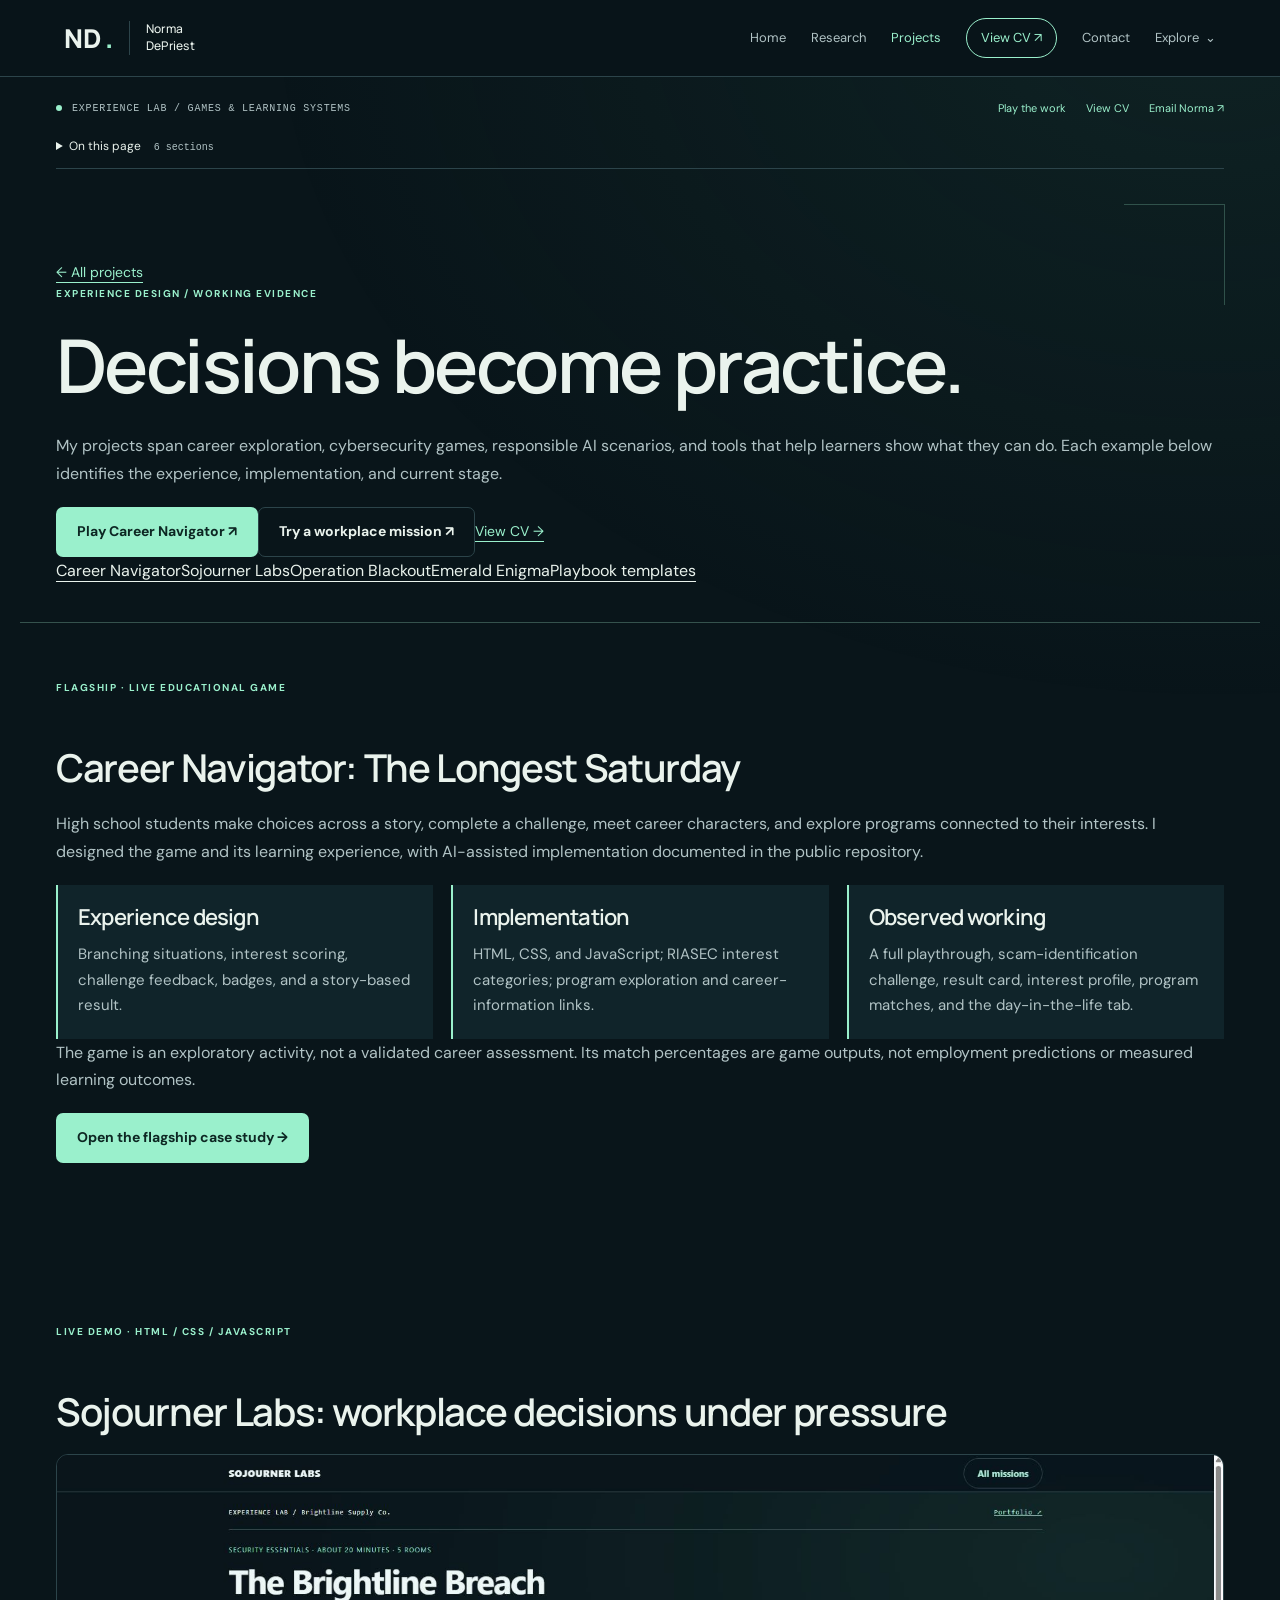
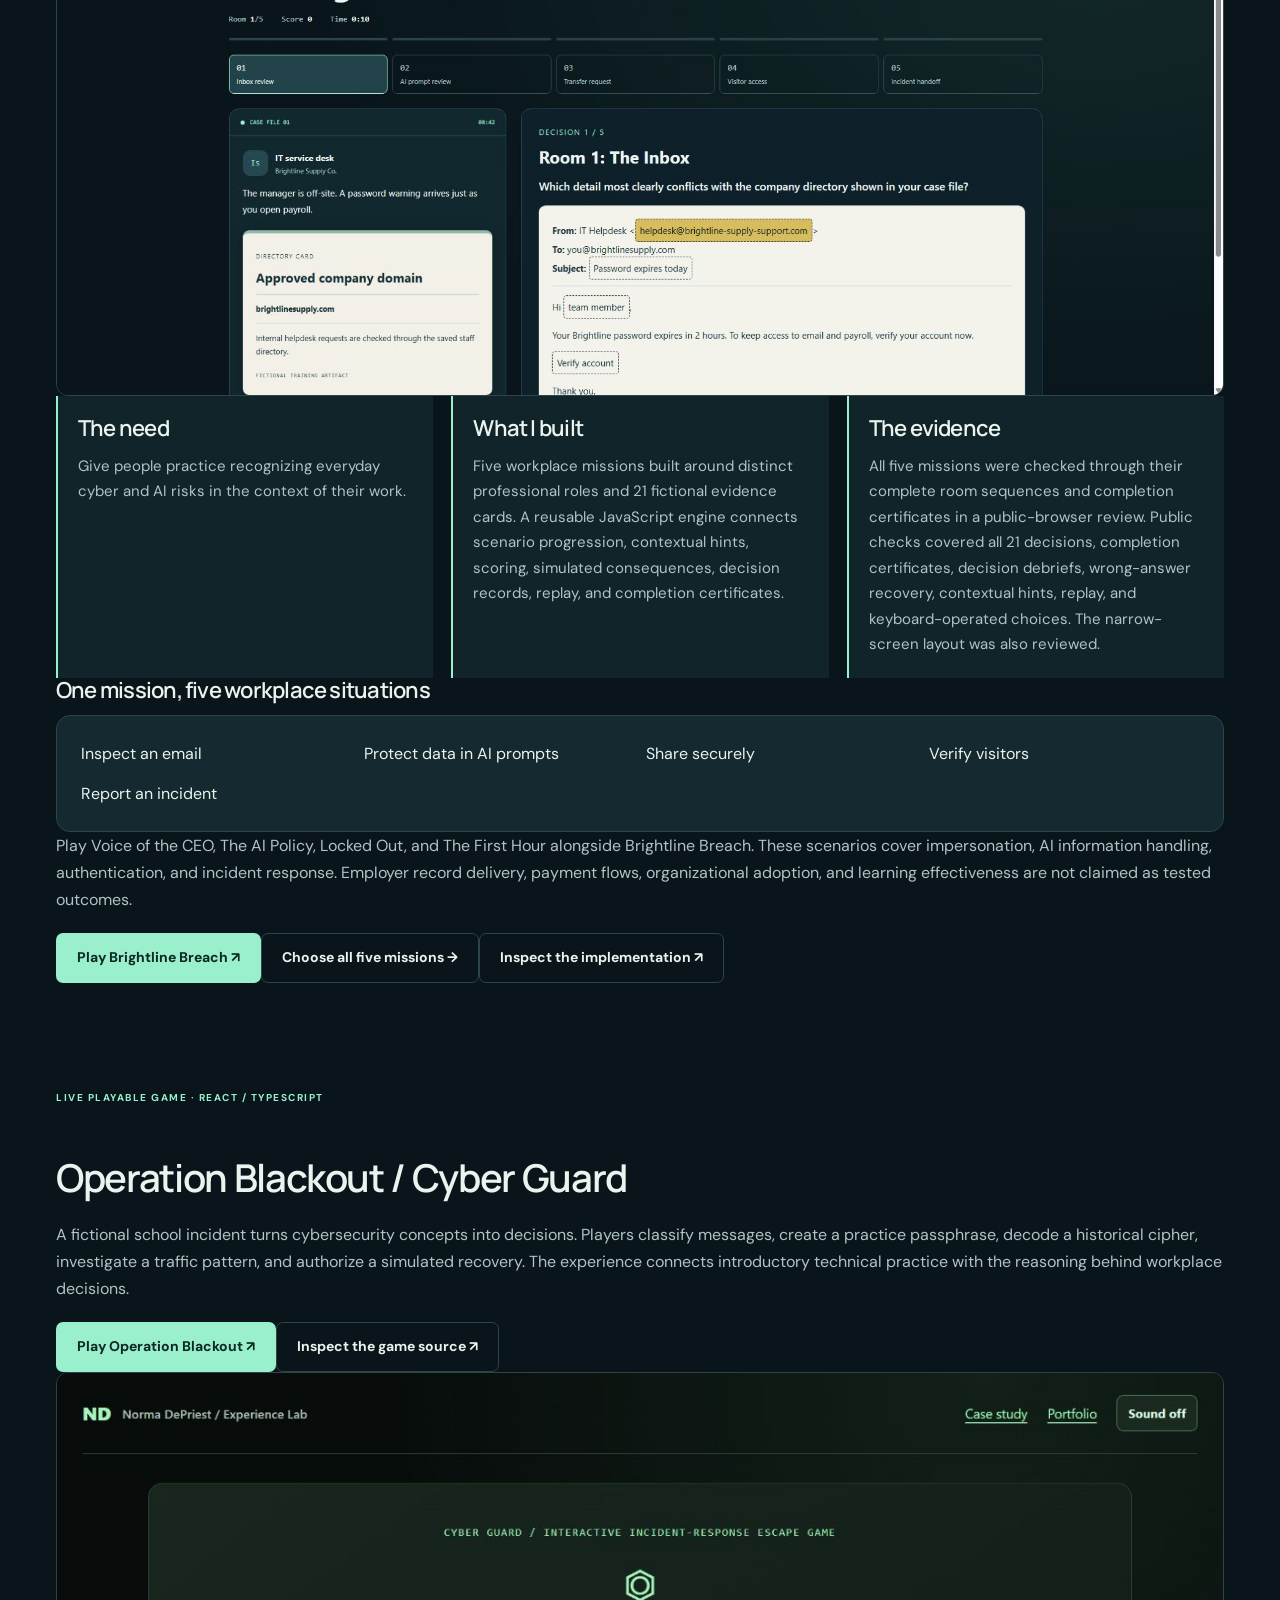
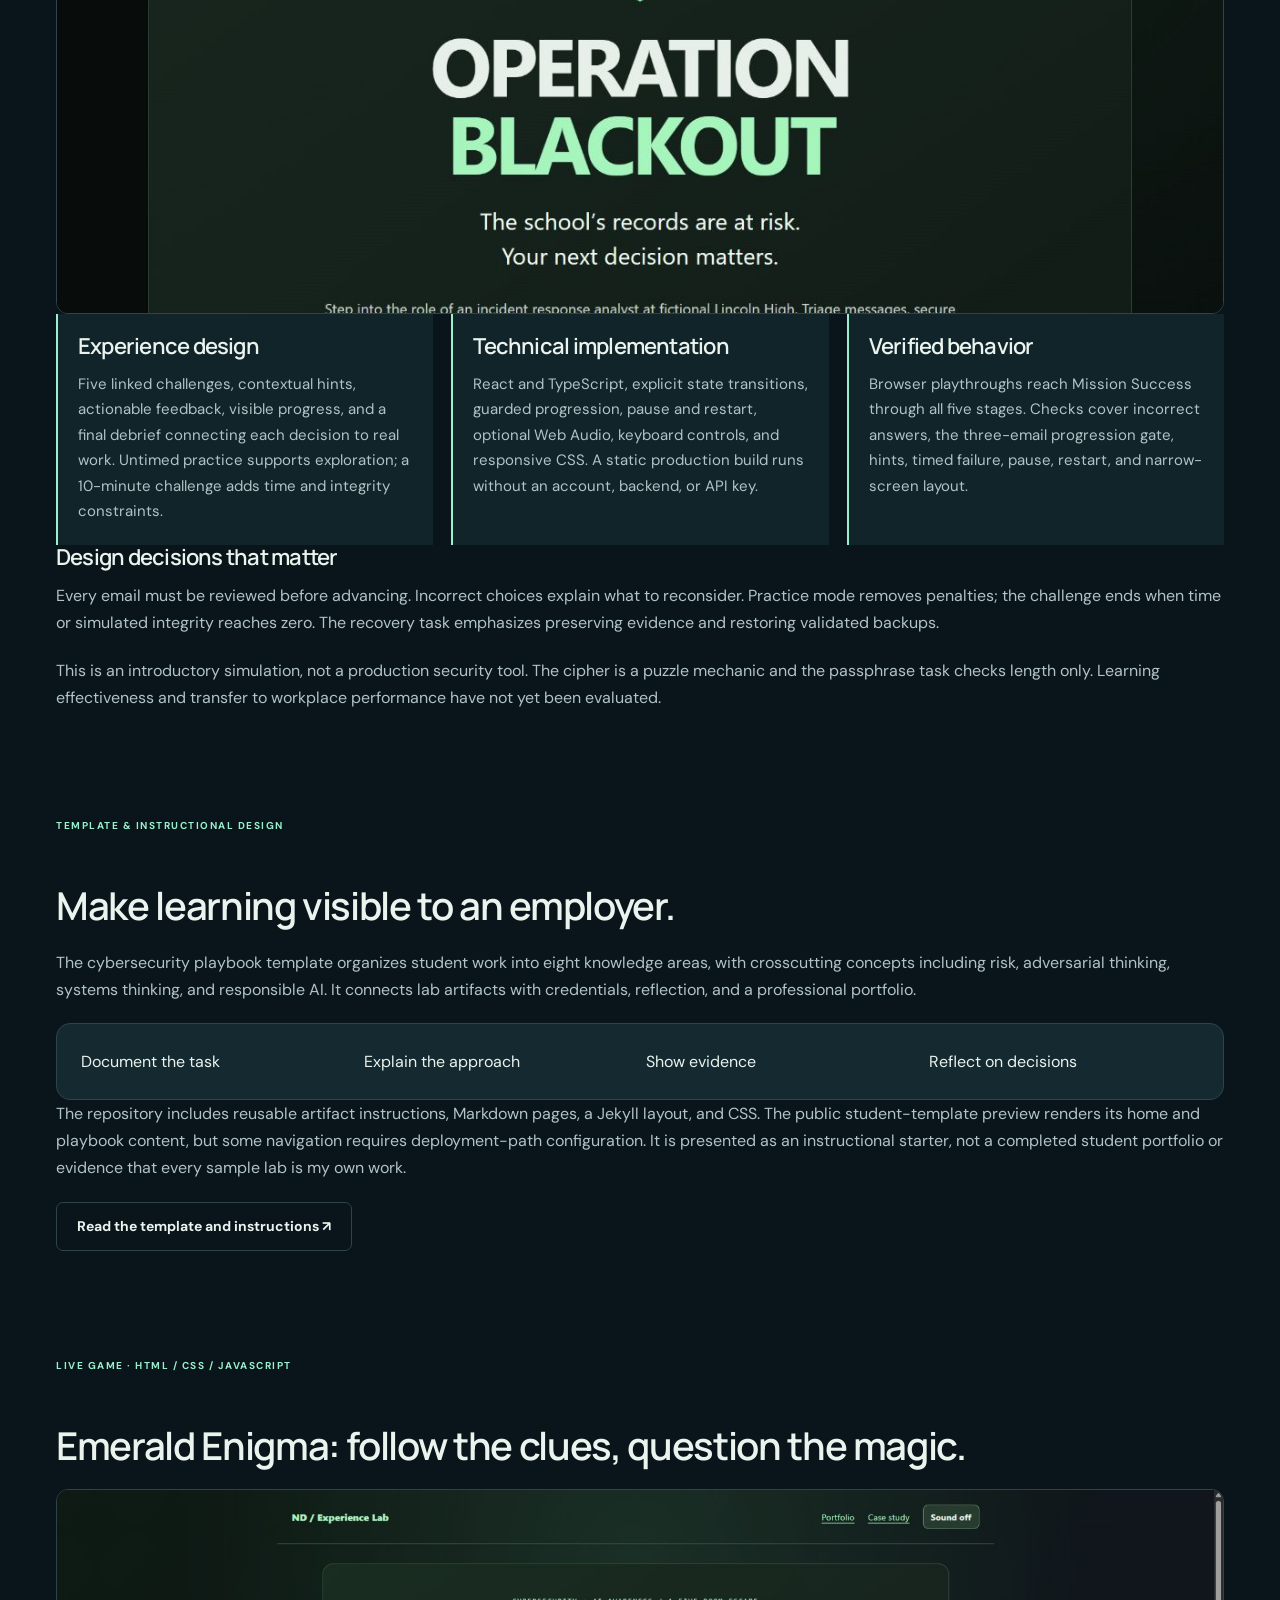
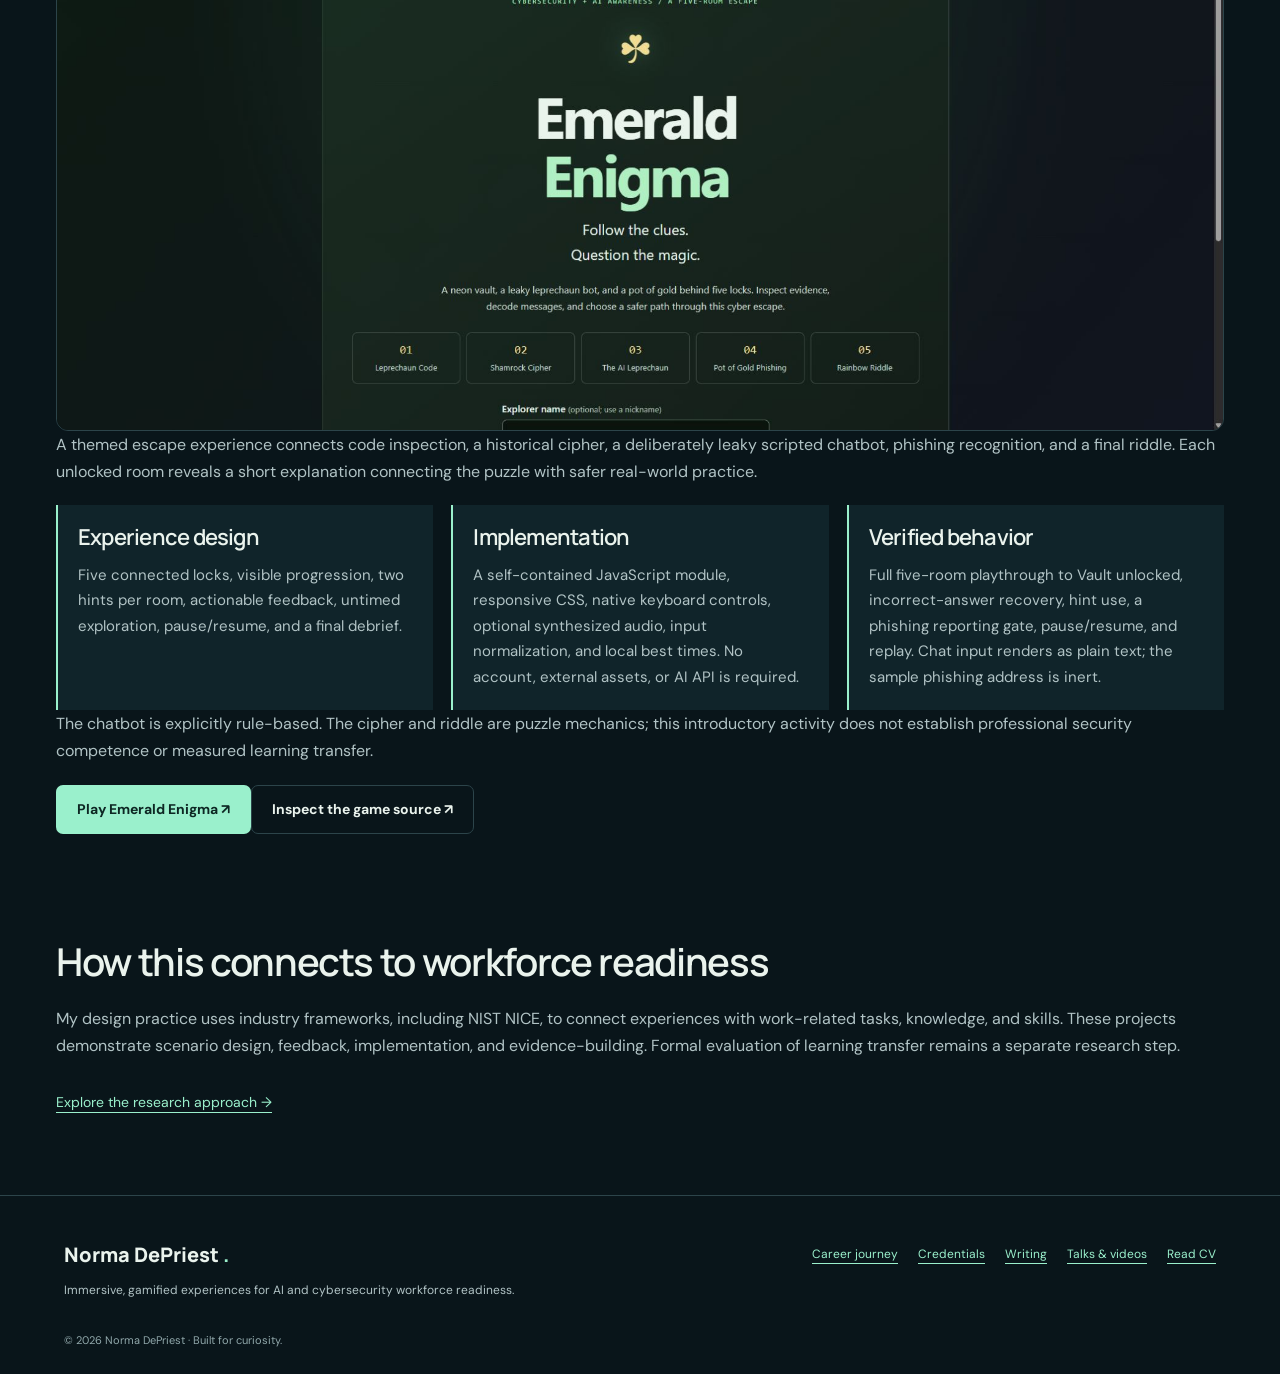
<file: experience-design.html>
<!doctype html><html lang="en"><head><meta charset="utf-8"><meta name="viewport" content="width=device-width,initial-scale=1"><meta name="description" content="Working games and instructional systems by Norma DePriest: Career Navigator, Sojourner Labs, Operation Blackout, and cybersecurity playbook templates."><meta name="theme-color" content="#09151a"><title>Games &amp; learning systems | Norma DePriest</title><link rel="stylesheet" href="redesign.css"><link rel="stylesheet" href="projects-showcase.css"><link rel="stylesheet" href="learning-lab.css"><link rel="stylesheet" href="lab-pages.css"><link rel="stylesheet" href="hiring-review.css"><link rel="stylesheet" href="studio-suite.css?v=complete-1"></head><body><a class="skip" href="#main">Skip to content</a><header class="top"><a class="brand" href="index.html" aria-label="Norma DePriest home">ND<span>.</span><small>Norma DePriest</small></a><button class="menu-toggle" aria-expanded="false" aria-controls="primary-nav">Menu</button><nav id="primary-nav" aria-label="Main navigation"><a href="index.html">Home</a><a href="research.html">Research</a><a href="projects.html" aria-current="page">Projects</a><a href="cv.html" class="nav-cv">View CV ↗</a><a href="contact.html">Contact</a><details class="nav-more"><summary>Explore</summary><div><a href="projects.html#workplace-missions">Playable missions</a><a href="experience-design.html">Game case studies</a><a href="accreditation.html">Academic operations</a><a href="about.html">About</a><a href="experience.html">Career journey</a><a href="credentials.html">Credentials</a><a href="recognition.html">Recognition</a><a href="leadership.html">Leadership</a><a href="writing.html">Writing</a><a href="talks.html">Talks & videos</a></div></details></nav></header><main id="main"><div class="studio-guide"><span class="studio-location"><i aria-hidden="true"></i> EXPERIENCE LAB / GAMES &AMP; LEARNING SYSTEMS</span><div class="studio-shortcuts"><a href="projects.html#workplace-missions">Play the work</a><a href="cv.html">View CV</a><a href="mailto:hush1end@gmail.com">Email Norma ↗</a></div><details class="studio-contents"><summary>On this page <span>6 sections</span></summary><nav aria-label="Page sections"><a href="#section-1">Career Navigator: The Longest Saturday</a><a href="#section-2">Sojourner Labs: workplace decisions under pressure</a><a href="#section-3">Operation Blackout / Cyber Guard</a><a href="#section-4">Make learning visible to an employer.</a><a href="#section-5">Emerald Enigma: follow the clues, question the magic.</a><a href="#section-6">How this connects to workforce readiness</a></nav></details></div><section class="page-intro lab-page-intro"><a class="inline-link" href="projects.html">← All projects</a><span class="eyebrow">EXPERIENCE DESIGN / WORKING EVIDENCE</span><h1>Decisions become practice.</h1><p class="lead">My projects span career exploration, cybersecurity games, responsible AI scenarios, and tools that help learners show what they can do. Each example below identifies the experience, implementation, and current stage.</p><div class="hero-actions"><a class="button" href="https://hush1e.github.io/sojourner-labs/career-navigator/">Play Career Navigator ↗</a><a class="button ghost" href="https://hush1e.github.io/sojourner-labs/missions/brightline-breach.html?v=workplace-lab-1">Try a workplace mission ↗</a><a class="inline-link" href="cv.html">View CV →</a></div><nav class="page-toc" aria-label="Project case studies"><a href="#navigator">Career Navigator</a><a href="#sojourner">Sojourner Labs</a><a href="#blackout">Operation Blackout</a><a href="#emerald">Emerald Enigma</a><a href="#playbooks">Playbook templates</a></nav></section>
<section class="section compact" id="navigator"><span class="status">FLAGSHIP · LIVE EDUCATIONAL GAME</span><h2 id="section-1">Career Navigator: The Longest Saturday</h2><p>High school students make choices across a story, complete a challenge, meet career characters, and explore programs connected to their interests. I designed the game and its learning experience, with AI-assisted implementation documented in the public repository.</p><div class="project-facts"><div><h3>Experience design</h3><p>Branching situations, interest scoring, challenge feedback, badges, and a story-based result.</p></div><div><h3>Implementation</h3><p>HTML, CSS, and JavaScript; RIASEC interest categories; program exploration and career-information links.</p></div><div><h3>Observed working</h3><p>A full playthrough, scam-identification challenge, result card, interest profile, program matches, and the day-in-the-life tab.</p></div></div><p>The game is an exploratory activity, not a validated career assessment. Its match percentages are game outputs, not employment predictions or measured learning outcomes.</p><a class="button" href="career-navigator.html">Open the flagship case study →</a></section>
<section class="section" id="sojourner"><span class="status">LIVE DEMO · HTML / CSS / JAVASCRIPT</span><h2 id="section-2">Sojourner Labs: workplace decisions under pressure</h2><a href="https://hush1e.github.io/sojourner-labs/missions/brightline-breach.html?v=workplace-lab-1"><img class="hiring-preview" src="mission-brightline-breach-workplace.jpg" alt="Live Brightline Breach mission showing its suspicious email challenge." loading="lazy"></a><div class="project-facts"><div><h3>The need</h3><p>Give people practice recognizing everyday cyber and AI risks in the context of their work.</p></div><div><h3>What I built</h3><p>Five workplace missions built around distinct professional roles and 21 fictional evidence cards. A reusable JavaScript engine connects scenario progression, contextual hints, scoring, simulated consequences, decision records, replay, and completion certificates.</p></div><div><h3>The evidence</h3><p>All five missions were checked through their complete room sequences and completion certificates in a public-browser review. Public checks covered all 21 decisions, completion certificates, decision debriefs, wrong-answer recovery, contextual hints, replay, and keyboard-operated choices. The narrow-screen layout was also reviewed.</p></div></div><h3>One mission, five workplace situations</h3><div class="workflow-preview"><span>Inspect an email</span><span>Protect data in AI prompts</span><span>Share securely</span><span>Verify visitors</span><span>Report an incident</span></div><p>Play Voice of the CEO, The AI Policy, Locked Out, and The First Hour alongside Brightline Breach. These scenarios cover impersonation, AI information handling, authentication, and incident response. Employer record delivery, payment flows, organizational adoption, and learning effectiveness are not claimed as tested outcomes.</p><div class="hero-actions"><a class="button" href="https://hush1e.github.io/sojourner-labs/missions/brightline-breach.html?v=workplace-lab-1">Play Brightline Breach ↗</a><a class="button ghost" href="projects.html#workplace-missions">Choose all five missions →</a><a class="button ghost" href="https://github.com/Hush1e/sojourner-labs">Inspect the implementation ↗</a></div></section>
<section class="section compact" id="blackout"><span class="status">LIVE PLAYABLE GAME · REACT / TYPESCRIPT</span><h2 id="section-3">Operation Blackout / Cyber Guard</h2><p>A fictional school incident turns cybersecurity concepts into decisions. Players classify messages, create a practice passphrase, decode a historical cipher, investigate a traffic pattern, and authorize a simulated recovery. The experience connects introductory technical practice with the reasoning behind workplace decisions.</p><div class="hero-actions"><a class="button" href="https://hush1e.github.io/operation-blackout/">Play Operation Blackout ↗</a><a class="button ghost" href="https://github.com/Hush1e/operation-blackout">Inspect the game source ↗</a></div><a href="https://hush1e.github.io/operation-blackout/"><img class="hiring-preview" src="operation-blackout-preview.jpg" alt="Operation Blackout launch screen in Norma DePriest’s Experience Lab." loading="lazy"></a><div class="project-facts"><div><h3>Experience design</h3><p>Five linked challenges, contextual hints, actionable feedback, visible progress, and a final debrief connecting each decision to real work. Untimed practice supports exploration; a 10-minute challenge adds time and integrity constraints.</p></div><div><h3>Technical implementation</h3><p>React and TypeScript, explicit state transitions, guarded progression, pause and restart, optional Web Audio, keyboard controls, and responsive CSS. A static production build runs without an account, backend, or API key.</p></div><div><h3>Verified behavior</h3><p>Browser playthroughs reach Mission Success through all five stages. Checks cover incorrect answers, the three-email progression gate, hints, timed failure, pause, restart, and narrow-screen layout.</p></div></div><h3>Design decisions that matter</h3><p>Every email must be reviewed before advancing. Incorrect choices explain what to reconsider. Practice mode removes penalties; the challenge ends when time or simulated integrity reaches zero. The recovery task emphasizes preserving evidence and restoring validated backups.</p><p>This is an introductory simulation, not a production security tool. The cipher is a puzzle mechanic and the passphrase task checks length only. Learning effectiveness and transfer to workplace performance have not yet been evaluated.</p></section>
<section class="section compact" id="playbooks"><span class="status">TEMPLATE &amp; INSTRUCTIONAL DESIGN</span><h2 id="section-4">Make learning visible to an employer.</h2><p>The cybersecurity playbook template organizes student work into eight knowledge areas, with crosscutting concepts including risk, adversarial thinking, systems thinking, and responsible AI. It connects lab artifacts with credentials, reflection, and a professional portfolio.</p><div class="workflow-preview"><span>Document the task</span><span>Explain the approach</span><span>Show evidence</span><span>Reflect on decisions</span></div><p>The repository includes reusable artifact instructions, Markdown pages, a Jekyll layout, and CSS. The public student-template preview renders its home and playbook content, but some navigation requires deployment-path configuration. It is presented as an instructional starter, not a completed student portfolio or evidence that every sample lab is my own work.</p><a class="button ghost" href="https://github.com/Hush1e/cybersecurity-playbook-template">Read the template and instructions ↗</a></section>
<section class="section compact" id="emerald"><span class="status">LIVE GAME · HTML / CSS / JAVASCRIPT</span><h2 id="section-5">Emerald Enigma: follow the clues, question the magic.</h2><a href="https://hush1e.github.io/emerald-enigma/"><img class="hiring-preview" src="emerald-enigma-preview.jpg" alt="Emerald Enigma opening screen and five-room adventure." loading="lazy"></a><p>A themed escape experience connects code inspection, a historical cipher, a deliberately leaky scripted chatbot, phishing recognition, and a final riddle. Each unlocked room reveals a short explanation connecting the puzzle with safer real-world practice.</p><div class="project-facts"><div><h3>Experience design</h3><p>Five connected locks, visible progression, two hints per room, actionable feedback, untimed exploration, pause/resume, and a final debrief.</p></div><div><h3>Implementation</h3><p>A self-contained JavaScript module, responsive CSS, native keyboard controls, optional synthesized audio, input normalization, and local best times. No account, external assets, or AI API is required.</p></div><div><h3>Verified behavior</h3><p>Full five-room playthrough to Vault unlocked, incorrect-answer recovery, hint use, a phishing reporting gate, pause/resume, and replay. Chat input renders as plain text; the sample phishing address is inert.</p></div></div><p>The chatbot is explicitly rule-based. The cipher and riddle are puzzle mechanics; this introductory activity does not establish professional security competence or measured learning transfer.</p><div class="hero-actions"><a class="button" href="https://hush1e.github.io/emerald-enigma/">Play Emerald Enigma ↗</a><a class="button ghost" href="https://github.com/Hush1e/emerald-enigma">Inspect the game source ↗</a></div></section>
<section class="section compact"><h2 id="section-6">How this connects to workforce readiness</h2><p>My design practice uses industry frameworks, including NIST NICE, to connect experiences with work-related tasks, knowledge, and skills. These projects demonstrate scenario design, feedback, implementation, and evidence-building. Formal evaluation of learning transfer remains a separate research step.</p><a class="inline-link" href="research.html">Explore the research approach →</a></section></main><footer><div><a class="brand" href="index.html">Norma DePriest<span>.</span></a><p>Immersive, gamified experiences for AI and cybersecurity workforce readiness.</p></div><div class="footer-links"><a class="inline-link" href="experience.html">Career journey</a><a class="inline-link" href="credentials.html">Credentials</a><a class="inline-link" href="writing.html">Writing</a><a class="inline-link" href="talks.html">Talks & videos</a><a class="inline-link" href="cv.html">Read CV</a></div><small>© <span id="year">2026</span> Norma DePriest · Built for curiosity.</small></footer><script src="app.js" defer></script><script src="projects-showcase.js" defer></script><script src="lab-pages.js" defer></script><script src="studio-suite.js?v=complete-1" defer></script></body></html>
</file>
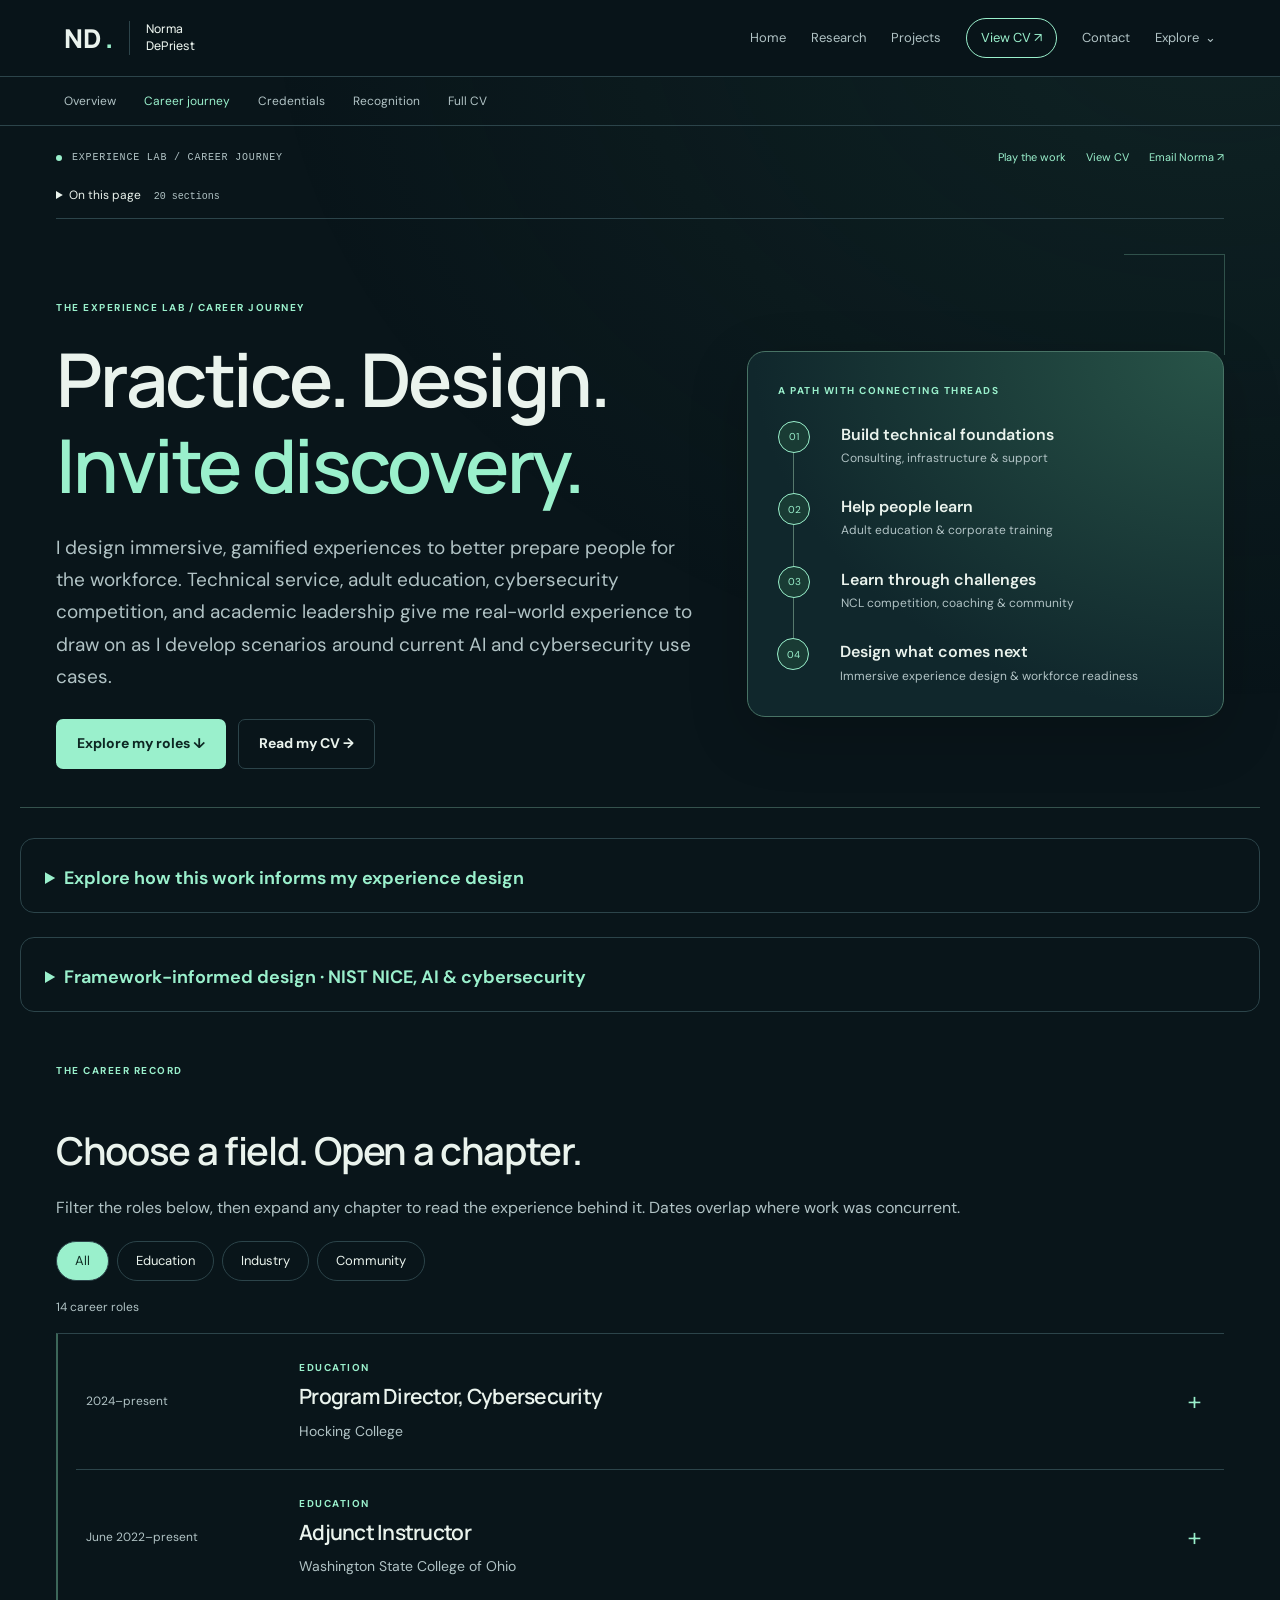
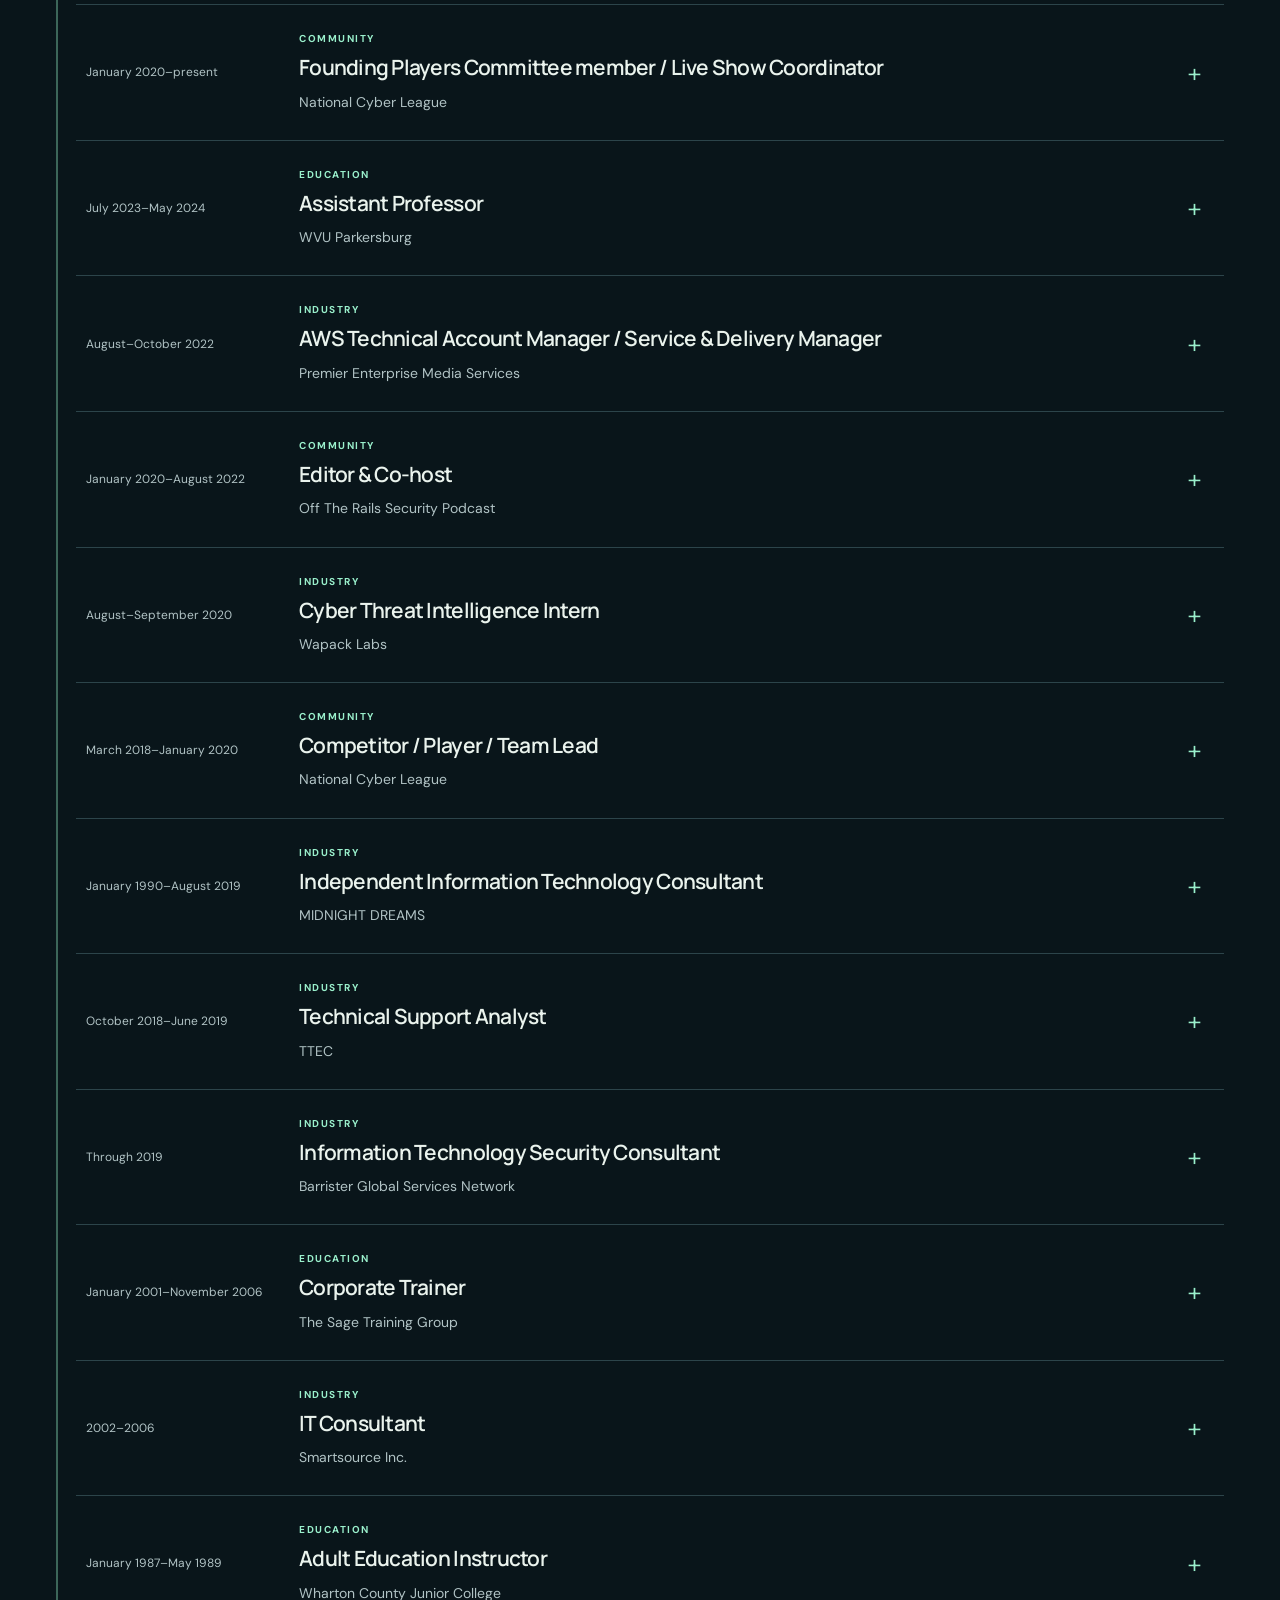
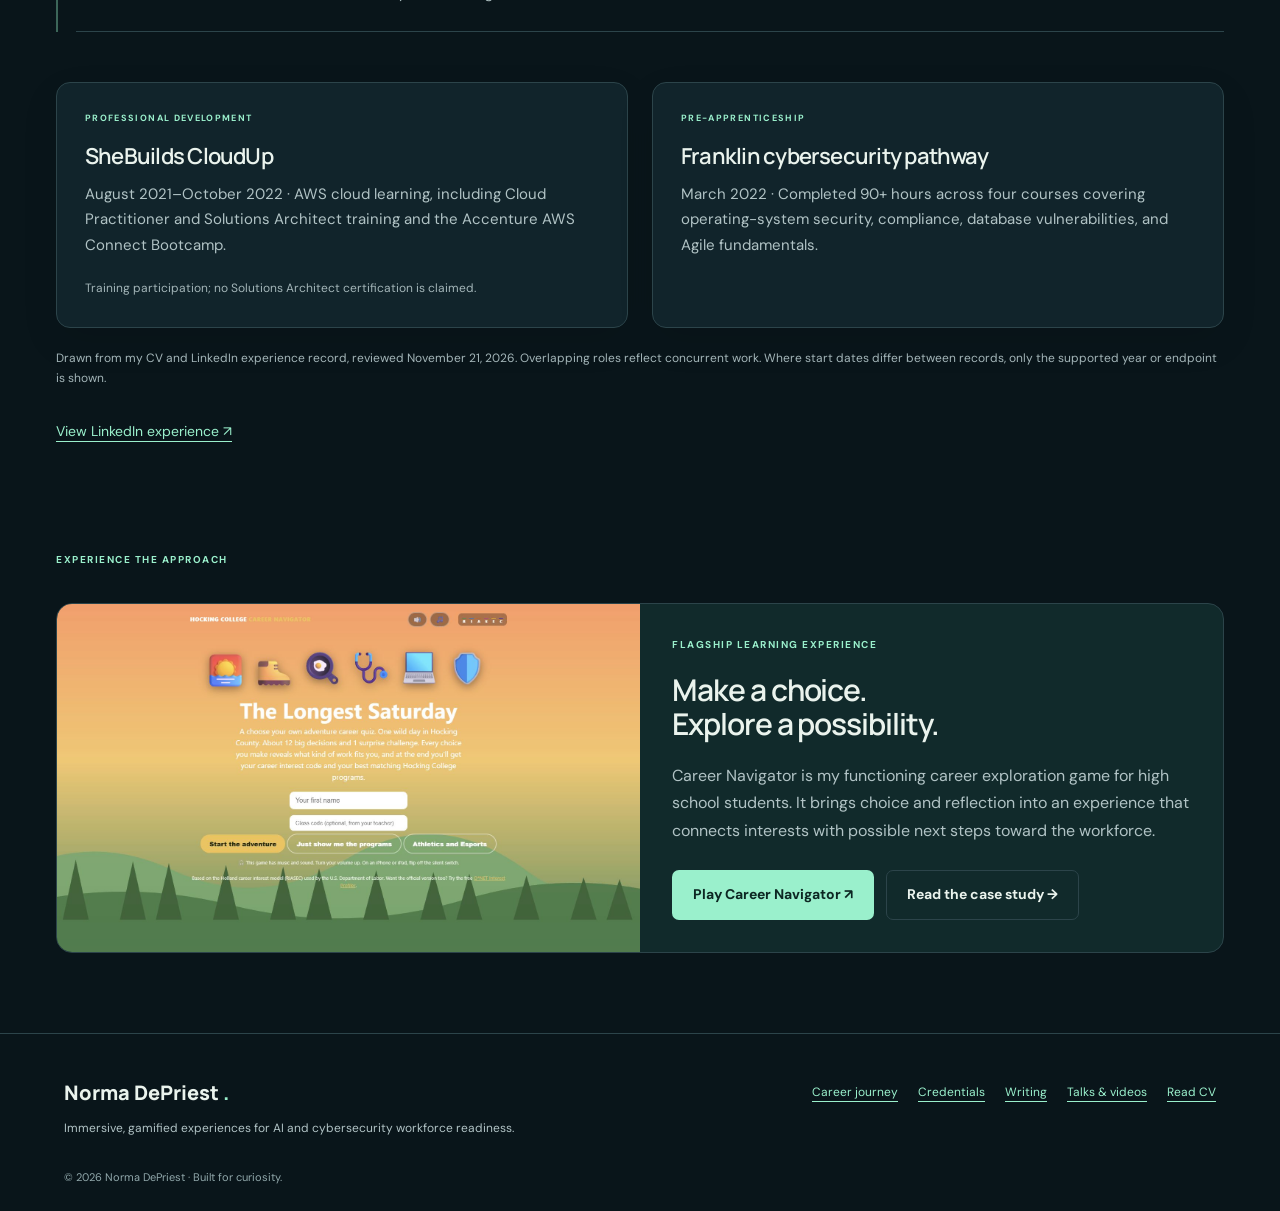
<file: experience.html>
<!doctype html><html lang="en"><head><meta charset="utf-8"><meta name="viewport" content="width=device-width,initial-scale=1"><meta name="description" content="Explore Norma DePriest’s verified career experience and its connection to framework-informed design of immersive, gamified experiences for workforce readiness."><meta name="theme-color" content="#09151a"><title>Career journey | Norma DePriest</title><link rel="stylesheet" href="redesign.css"><link rel="stylesheet" href="journey-showcase.css"><link rel="stylesheet" href="learning-lab.css"><link rel="stylesheet" href="lab-pages.css"><link rel="stylesheet" href="hiring-review.css"><link rel="stylesheet" href="studio-suite.css?v=complete-1"></head><body><a class="skip" href="#main">Skip to content</a><header class="top"><a class="brand" href="index.html" aria-label="Norma DePriest home">ND<span>.</span><small>Norma DePriest</small></a><button class="menu-toggle" aria-expanded="false" aria-controls="primary-nav">Menu</button><nav id="primary-nav" aria-label="Main navigation"><a href="index.html">Home</a><a href="research.html">Research</a><a href="projects.html">Projects</a><a href="cv.html" class="nav-cv">View CV ↗</a><a href="contact.html">Contact</a><details class="nav-more"><summary>Explore</summary><div><a href="projects.html#workplace-missions">Playable missions</a><a href="experience-design.html">Game case studies</a><a href="accreditation.html">Academic operations</a><a href="about.html">About</a><a href="experience.html" aria-current="page">Career journey</a><a href="credentials.html">Credentials</a><a href="recognition.html">Recognition</a><a href="leadership.html">Leadership</a><a href="writing.html">Writing</a><a href="talks.html">Talks & videos</a></div></details></nav></header><nav class="subnav" aria-label="Professional background"><a href="about.html">Overview</a><a href="experience.html" aria-current="page">Career journey</a><a href="credentials.html">Credentials</a><a href="recognition.html">Recognition</a><a href="cv.html">Full CV</a></nav><main id="main"><div class="studio-guide"><span class="studio-location"><i aria-hidden="true"></i> EXPERIENCE LAB / CAREER JOURNEY</span><div class="studio-shortcuts"><a href="projects.html#workplace-missions">Play the work</a><a href="cv.html">View CV</a><a href="mailto:hush1end@gmail.com">Email Norma ↗</a></div><details class="studio-contents"><summary>On this page <span>20 sections</span></summary><nav aria-label="Page sections"><a href="#section-1">Ground the scenario in practice</a><a href="#section-2">Make practice approachable</a><a href="#section-3">Turn choices into exploration</a><a href="#section-4">Real situations. Informed decisions.</a><a href="#section-5">Choose a field. Open a chapter.</a><a href="#section-6">Program Director, Cybersecurity</a><a href="#section-7">Adjunct Instructor</a><a href="#section-8">Founding Players Committee member / Live Show Coordinator</a><a href="#section-9">Assistant Professor</a><a href="#section-10">AWS Technical Account Manager / Service &amp; Delivery Manager</a><a href="#section-11">Editor &amp; Co-host</a><a href="#section-12">Cyber Threat Intelligence Intern</a><a href="#section-13">Competitor / Player / Team Lead</a><a href="#section-14">Independent Information Technology Consultant</a><a href="#section-15">Technical Support Analyst</a><a href="#section-16">Information Technology Security Consultant</a><a href="#section-17">Corporate Trainer</a><a href="#section-18">IT Consultant</a><a href="#section-19">Adult Education Instructor</a><a href="#section-20">Make a choice. Explore a possibility.</a></nav></details></div><section class="page-intro journey-hero lab-page-intro"><div><span class="eyebrow">THE EXPERIENCE LAB / CAREER JOURNEY</span><h1>Practice. Design.<br><em>Invite discovery.</em></h1><p class="intro">I design immersive, gamified experiences to better prepare people for the workforce. Technical service, adult education, cybersecurity competition, and academic leadership give me real-world experience to draw on as I develop scenarios around current AI and cybersecurity use cases.</p><div class="actions"><a class="button" href="#career-record">Explore my roles ↓</a><a class="button ghost" href="cv.html">Read my CV →</a></div></div><aside class="journey-map" aria-label="Career connections"><span class="status">A PATH WITH CONNECTING THREADS</span><ol><li><a href="#career-record">Build technical foundations</a><small>Consulting, infrastructure &amp; support</small></li><li><a href="#career-record">Help people learn</a><small>Adult education &amp; corporate training</small></li><li><a href="leadership.html">Learn through challenges</a><small>NCL competition, coaching &amp; community</small></li><li><a href="research.html">Design what comes next</a><small>Immersive experience design &amp; workforce readiness</small></li></ol></aside></section><details class="section compact hiring-details"><summary>Explore how this work informs my experience design</summary><div class="hiring-details-body"><div class="lab-shell profile-lab" data-explorer data-theme="cyber"><aside class="mission-rail"><span class="status">CHOOSE A CONNECTION</span><div class="mission-switch" role="group" aria-label="Explore career-lens"><button type="button" data-explore="career-lens-0" aria-controls="career-lens-0"><span class="mission-glyph" aria-hidden="true">01</span><span><strong>Ground the scenario in practice</strong><small>TECHNICAL EXPERIENCE</small></span><b aria-hidden="true">↗</b></button><button type="button" data-explore="career-lens-1" aria-controls="career-lens-1"><span class="mission-glyph" aria-hidden="true">02</span><span><strong>Make practice approachable</strong><small>TRAINING &amp; LEARNING DESIGN</small></span><b aria-hidden="true">↗</b></button><button type="button" data-explore="career-lens-2" aria-controls="career-lens-2"><span class="mission-glyph" aria-hidden="true">03</span><span><strong>Turn choices into exploration</strong><small>COMPETITION &amp; INTERACTIVE WORK</small></span><b aria-hidden="true">↗</b></button></div><div class="field-notes"><span class="status">THE EXPERIENCE LAB</span><p>Explore the background.<br>Connect practice with design.<br>Inspect the verified work.</p></div><a class="rail-link" href="index.html#learning-lab">Try the AI &amp; cyber missions →</a><a class="rail-link" href="cv.html">Read my full CV →</a><a class="rail-link" href="contact.html">Discuss a collaboration →</a></aside><div class="explore-stage"><section class="explore-panel" id="career-lens-0" tabindex="-1"><span class="status">TECHNICAL EXPERIENCE</span><h2 id="section-1">Ground the scenario in practice</h2><p>Independent consulting, technical support, cloud services, and threat intelligence provide practical contexts I can draw on when designing AI and cybersecurity experiences.</p><div class="artifact"><span>FROM EXPERIENCE TO DESIGN</span><p>A technical problem becomes a situation to investigate: what is happening, what evidence matters, and what should happen next?</p></div><p>Explore the original roles and responsibilities in the career record below.</p><a class="button" href="#career-record">Inspect the career record ↓</a><p><strong>Frameworks in my design practice:</strong> NIST NICE helps me turn practical tasks into opportunities to exercise workplace knowledge and skills. NIST CSF, RMF, SP 800-53, and SP 800-171 provide relevant risk and safeguard context for the situations I design.</p></section><section class="explore-panel" id="career-lens-1" tabindex="-1"><span class="status">TRAINING &amp; LEARNING DESIGN</span><h2 id="section-2">Make practice approachable</h2><p>Adult education, corporate training, and college instruction inform how I break down complex ideas and create opportunities to practice.</p><div class="artifact"><span>THE DESIGN CONNECTION</span><p>Give people a reason to engage, a decision to make, and feedback they can use.</p></div><p>I bring these foundations into immersive, gamified experience design for workforce preparation, grounded in real-world experience and current AI and cybersecurity use cases.</p><div class="actions"><a class="button" href="writing.html">Explore my practical guides →</a><a class="button ghost" href="projects.html#learning-systems">Inspect curriculum design →</a></div><p><strong>Frameworks in my design practice:</strong> I use framework guidance to connect practice objectives with realistic decisions and feedback. For AI scenarios, AI RMF and the Generative AI Profile inform questions about reliability, privacy, and human review.</p></section><section class="explore-panel" id="career-lens-2" tabindex="-1"><span class="status">COMPETITION &amp; INTERACTIVE WORK</span><h2 id="section-3">Turn choices into exploration</h2><a class="lens-preview" href="career-navigator.html"><img src="career-navigator-preview.jpg" alt="Career Navigator game opening landscape" loading="lazy"><span>Explore the Career Navigator case study →</span></a><p>My progression from NCL competitor to mentor and coach connects technical practice with community. Career Navigator extends my interest in learning through choices into career exploration.</p><p>The game provides a working example of my design approach; measured learning or employment outcomes are not claimed.</p><a class="button" href="https://hush1e.github.io/sojourner-labs/career-navigator/">Play Career Navigator ↗</a><p><strong>Frameworks in my design practice:</strong> NICE provides a workforce lens for my current design practice. Career Navigator remains a career-exploration game; its interest feedback is not a validated NICE assessment or evidence of employment outcomes.</p></section></div></div></div></details><details class="section compact hiring-details" id="framework-informed-design"><summary>Framework-informed design · NIST NICE, AI &amp; cybersecurity</summary><div class="hiring-details-body"><span class="eyebrow">EXPERIENCE INTO WORKFORCE PRACTICE</span><h2 id="section-4">Real situations. Informed decisions.</h2><div class="panel"><p>I apply NIST NICE, CSF, RMF, SP 800-53, SP 800-171, AI RMF, and the Generative AI Profile (NIST AI 600-1) where relevant to the experience. NICE connects practice with work roles, tasks, knowledge, and skills; risk frameworks and safeguard guidance help shape realistic decisions.</p><a class="button ghost" href="research.html#framework-informed-design">Explore frameworks &amp; official references →</a></div><p class="small-note">These connections describe my current design practice. The career roles, service, and accomplishments below retain their original context.</p></div></details><section class="section compact" id="career-record"><span class="eyebrow">THE CAREER RECORD</span><h2 id="section-5">Choose a field. Open a chapter.</h2><p>Filter the roles below, then expand any chapter to read the experience behind it. Dates overlap where work was concurrent.</p><div class="filters" role="group" aria-label="Filter career roles"><button data-career-filter="All" aria-pressed="true">All</button><button data-career-filter="Education" aria-pressed="false">Education</button><button data-career-filter="Industry" aria-pressed="false">Industry</button><button data-career-filter="Community" aria-pressed="false">Community</button></div><p id="career-count" class="result-count" aria-live="polite">14 career roles</p><div class="career-list"><details class="career-item" data-career="Education"><summary><span class="career-date">2024–present</span><span><span class="status">Education</span><h2 id="section-6">Program Director, Cybersecurity</h2><span class="company">Hocking College</span></span><span class="expand-icon" aria-hidden="true">+</span></summary><div class="career-body"><p>Lead cybersecurity program redesign, certification alignment, and portfolio-based learning through GitHub and Google Sites. Integrate Sage, an AI instructional assistant, into coursework. Teach cybersecurity, networking, Python, and capstone courses; coach the Cyber Hawks. Develop AI certificate and degree proposals; course development includes ethical hacking and network analysis. Support articulation alignment with Franklin University and TechCred pathways. Serve in academic affairs, academic leadership, institutional AI initiatives, and BILT Cohort 6; appointed to the Ohio Guaranteed Transfer Pathway in Cybersecurity Faculty Panel in October 2025.</p></div></details><details class="career-item" data-career="Education"><summary><span class="career-date">June 2022–present</span><span><span class="status">Education</span><h2 id="section-7">Adjunct Instructor</h2><span class="company">Washington State College of Ohio</span></span><span class="expand-icon" aria-hidden="true">+</span></summary><div class="career-body"><p>Teach cybersecurity and IT in online and hybrid formats. Develop competency-based assessments and hands-on virtual labs for adult learners. Listed on LinkedIn under the institution’s former name, Washington State Community College.</p></div></details><details class="career-item" data-career="Community"><summary><span class="career-date">January 2020–present</span><span><span class="status">Community</span><h2 id="section-8">Founding Players Committee member / Live Show Coordinator</h2><span class="company">National Cyber League</span></span><span class="expand-icon" aria-hidden="true">+</span></summary><div class="career-body"><p>Contribute coaching guides and original video and written resources. Organize weekly coaching content and live Q&amp;A aligned with CompTIA Security+ and CEH objectives. Coach in the NCL coaching room at WiCyS conferences and support the Discord community.</p></div></details><details class="career-item" data-career="Education"><summary><span class="career-date">July 2023–May 2024</span><span><span class="status">Education</span><h2 id="section-9">Assistant Professor</h2><span class="company">WVU Parkersburg</span></span><span class="expand-icon" aria-hidden="true">+</span></summary><div class="career-body"><p>Delivered computer science, cybersecurity, and IT instruction through practical networking and scenario-based labs. Supported curriculum modernization and student mentorship; co-coached the Fall 2023 NCL team with Doug Rhodes.</p></div></details><details class="career-item" data-career="Industry"><summary><span class="career-date">August–October 2022</span><span><span class="status">Industry</span><h2 id="section-10">AWS Technical Account Manager / Service &amp; Delivery Manager</h2><span class="company">Premier Enterprise Media Services</span></span><span class="expand-icon" aria-hidden="true">+</span></summary><div class="career-body"><p>Supported AWS-focused technical account management and service delivery. Career records describe cloud operations, incident root-cause analysis, security architecture, and cloud cost optimization.</p></div></details><details class="career-item" data-career="Community"><summary><span class="career-date">January 2020–August 2022</span><span><span class="status">Community</span><h2 id="section-11">Editor &amp; Co-host</h2><span class="company">Off The Rails Security Podcast</span></span><span class="expand-icon" aria-hidden="true">+</span></summary><div class="career-body"><p>Edited and co-hosted the security podcast, combining technical communication with public-facing cybersecurity discussion.</p></div></details><details class="career-item" data-career="Industry"><summary><span class="career-date">August–September 2020</span><span><span class="status">Industry</span><h2 id="section-12">Cyber Threat Intelligence Intern</h2><span class="company">Wapack Labs</span></span><span class="expand-icon" aria-hidden="true">+</span></summary><div class="career-body"><p>Supported intelligence reporting, technical analysis of attacker tools, tactics, and procedures, and research across multiple intelligence sources. Used OSINT for intrusion profiling and campaign tracking; worked with ELK Stack and security frameworks including NIST 800-171, NIST 800-53, and RMF.</p></div></details><details class="career-item" data-career="Community"><summary><span class="career-date">March 2018–January 2020</span><span><span class="status">Community</span><h2 id="section-13">Competitor / Player / Team Lead</h2><span class="company">National Cyber League</span></span><span class="expand-icon" aria-hidden="true">+</span></summary><div class="career-body"><p>Practiced cryptography, log and network traffic analysis, OSINT, password cracking, scanning and reconnaissance, web and wireless exploitation, and forensic investigation. Progressed into mentoring and player ambassador service.</p></div></details><details class="career-item" data-career="Industry"><summary><span class="career-date">January 1990–August 2019</span><span><span class="status">Industry</span><h2 id="section-14">Independent Information Technology Consultant</h2><span class="company">MIDNIGHT DREAMS</span></span><span class="expand-icon" aria-hidden="true">+</span></summary><div class="career-body"><p>Provided installation, break-fix, point-of-sale, migration, and backup services for end users and enterprise clients through independent consulting work orders.</p></div></details><details class="career-item" data-career="Industry"><summary><span class="career-date">October 2018–June 2019</span><span><span class="status">Industry</span><h2 id="section-15">Technical Support Analyst</h2><span class="company">TTEC</span></span><span class="expand-icon" aria-hidden="true">+</span></summary><div class="career-body"><p>Administered network accounts, mailboxes, Exchange distribution groups, and security groups. Troubleshot escalated customer issues, supported security-service metrics and report testing, and worked within incident, problem, event, and change-management processes.</p></div></details><details class="career-item" data-career="Industry"><summary><span class="career-date">Through 2019</span><span><span class="status">Industry</span><h2 id="section-16">Information Technology Security Consultant</h2><span class="company">Barrister Global Services Network</span></span><span class="expand-icon" aria-hidden="true">+</span></summary><div class="career-body"><p>Provided middleware and network administration, performance monitoring, logging, backup and recovery, IP assignment, and LAN/WAN/VPN troubleshooting. Supported operating-system and hardware integration and maintenance across enterprise environments.</p></div></details><details class="career-item" data-career="Education"><summary><span class="career-date">January 2001–November 2006</span><span><span class="status">Education</span><h2 id="section-17">Corporate Trainer</h2><span class="company">The Sage Training Group</span></span><span class="expand-icon" aria-hidden="true">+</span></summary><div class="career-body"><p>Delivered technical curricula aligned with CompTIA Security+, Network+/Server+, A+, and Microsoft Office objectives. Worked with subject-matter experts on learning goals, developed exercises and assessments, facilitated new-hire training, and monitored learner progress in classroom and virtual settings.</p></div></details><details class="career-item" data-career="Industry"><summary><span class="career-date">2002–2006</span><span><span class="status">Industry</span><h2 id="section-18">IT Consultant</h2><span class="company">Smartsource Inc.</span></span><span class="expand-icon" aria-hidden="true">+</span></summary><div class="career-body"><p>Provided technical consulting, infrastructure support, and systems administration, as documented in my CV.</p></div></details><details class="career-item" data-career="Education"><summary><span class="career-date">January 1987–May 1989</span><span><span class="status">Education</span><h2 id="section-19">Adult Education Instructor</h2><span class="company">Wharton County Junior College</span></span><span class="expand-icon" aria-hidden="true">+</span></summary><div class="career-body"><p>Facilitated adult education in productivity applications, including Lotus and WordPerfect.</p></div></details></div><div class="two training"><article class="card"><span class="status">PROFESSIONAL DEVELOPMENT</span><h3>SheBuilds CloudUp</h3><p>August 2021–October 2022 · AWS cloud learning, including Cloud Practitioner and Solutions Architect training and the Accenture AWS Connect Bootcamp.</p><p class="small-note">Training participation; no Solutions Architect certification is claimed.</p></article><article class="card"><span class="status">PRE-APPRENTICESHIP</span><h3>Franklin cybersecurity pathway</h3><p>March 2022 · Completed 90+ hours across four courses covering operating-system security, compliance, database vulnerabilities, and Agile fundamentals.</p></article></div><p class="small-note">Drawn from my CV and LinkedIn experience record, reviewed November 21, 2026. Overlapping roles reflect concurrent work. Where start dates differ between records, only the supported year or endpoint is shown.</p><a class="inline-link" href="https://www.linkedin.com/in/norma-depriest/details/experience/">View LinkedIn experience ↗</a></section><section class="section compact"><span class="eyebrow">EXPERIENCE THE APPROACH</span><div class="journey-project"><a href="career-navigator.html" aria-label="Explore the Career Navigator case study"><img src="career-navigator-preview.jpg" alt="Career Navigator game preview" loading="lazy"></a><div><span class="status">FLAGSHIP LEARNING EXPERIENCE</span><h2 id="section-20">Make a choice.<br>Explore a possibility.</h2><p>Career Navigator is my functioning career exploration game for high school students. It brings choice and reflection into an experience that connects interests with possible next steps toward the workforce.</p><div class="actions"><a class="button" href="https://hush1e.github.io/sojourner-labs/career-navigator/">Play Career Navigator ↗</a><a class="button ghost" href="career-navigator.html">Read the case study →</a></div></div></div></section></main><footer><div><a class="brand" href="index.html">Norma DePriest<span>.</span></a><p>Immersive, gamified experiences for AI and cybersecurity workforce readiness.</p></div><div class="footer-links"><a class="inline-link" href="experience.html">Career journey</a><a class="inline-link" href="credentials.html">Credentials</a><a class="inline-link" href="writing.html">Writing</a><a class="inline-link" href="talks.html">Talks & videos</a><a class="inline-link" href="cv.html">Read CV</a></div><small>© <span id="year">2026</span> Norma DePriest · Built for curiosity.</small></footer><script src="app.js" defer></script><script src="lab-pages.js" defer></script><script src="studio-suite.js?v=complete-1" defer></script></body></html>
</file>
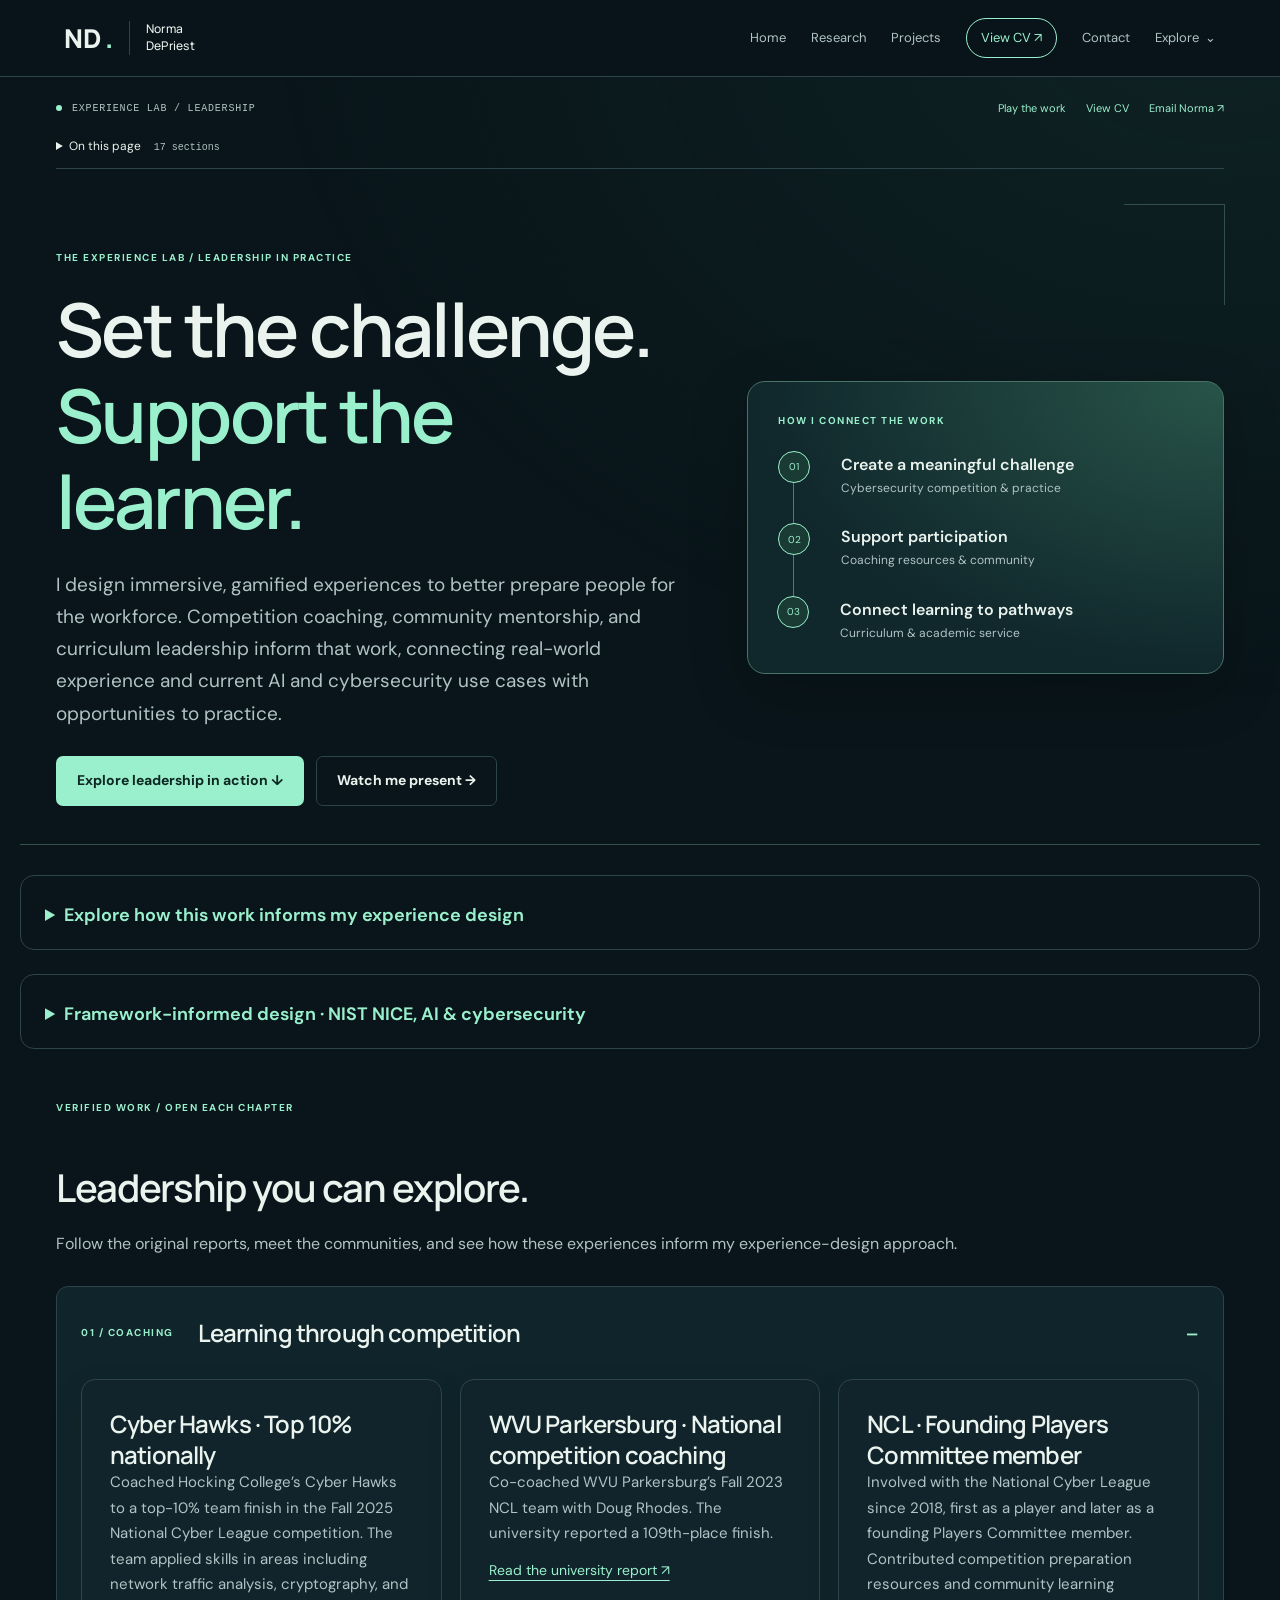
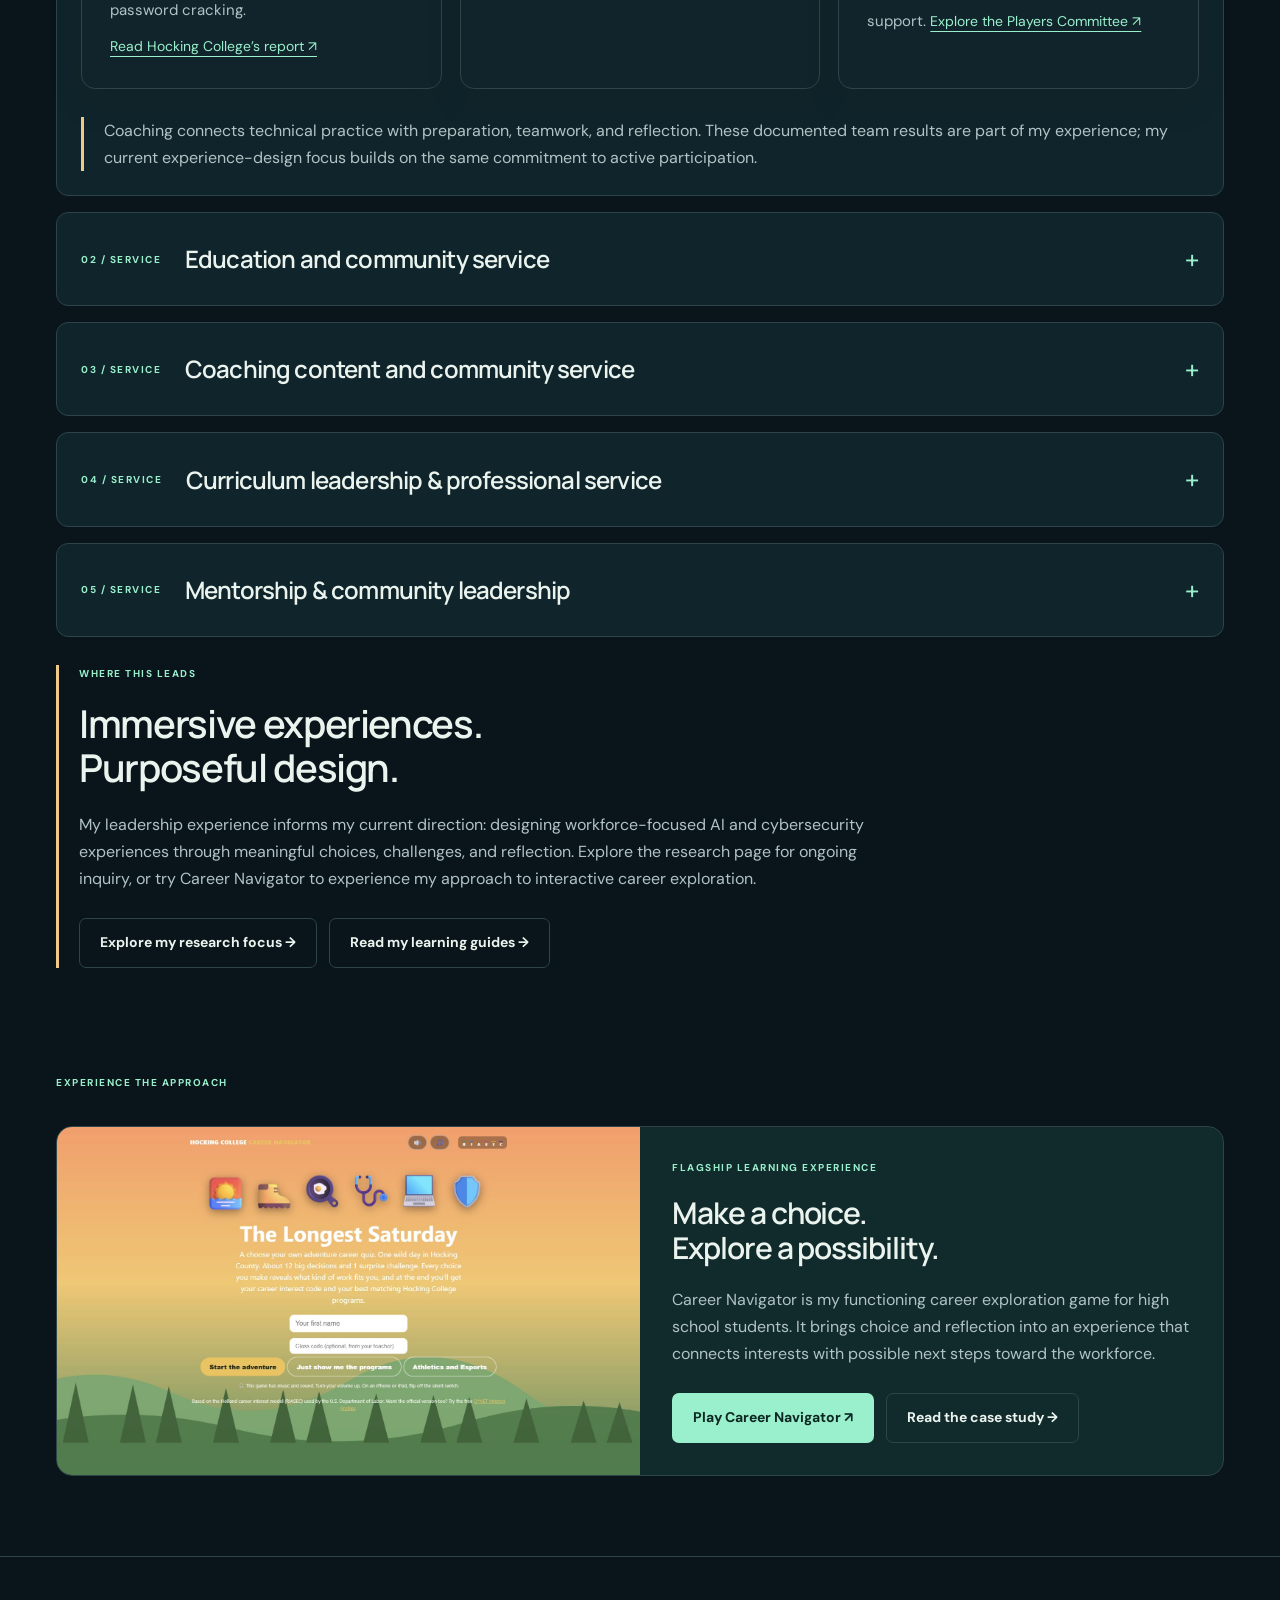
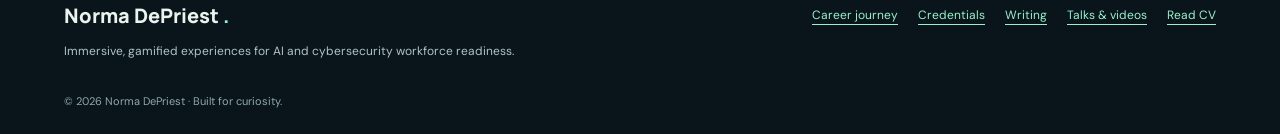
<file: leadership.html>
<!doctype html><html lang="en"><head><meta charset="utf-8"><meta name="viewport" content="width=device-width,initial-scale=1"><meta name="description" content="Explore Norma DePriest’s verified leadership, coaching, and professional service and its connection to framework-informed design of immersive, gamified experiences for workforce readiness."><meta name="theme-color" content="#09151a"><title>Leadership | Norma DePriest</title><link rel="stylesheet" href="redesign.css"><link rel="stylesheet" href="journey-showcase.css"><link rel="stylesheet" href="learning-lab.css"><link rel="stylesheet" href="lab-pages.css"><link rel="stylesheet" href="hiring-review.css"><link rel="stylesheet" href="studio-suite.css?v=complete-1"></head><body><a class="skip" href="#main">Skip to content</a><header class="top"><a class="brand" href="index.html" aria-label="Norma DePriest home">ND<span>.</span><small>Norma DePriest</small></a><button class="menu-toggle" aria-expanded="false" aria-controls="primary-nav">Menu</button><nav id="primary-nav" aria-label="Main navigation"><a href="index.html">Home</a><a href="research.html">Research</a><a href="projects.html">Projects</a><a href="cv.html" class="nav-cv">View CV ↗</a><a href="contact.html">Contact</a><details class="nav-more"><summary>Explore</summary><div><a href="projects.html#workplace-missions">Playable missions</a><a href="experience-design.html">Game case studies</a><a href="accreditation.html">Academic operations</a><a href="about.html">About</a><a href="experience.html">Career journey</a><a href="credentials.html">Credentials</a><a href="recognition.html">Recognition</a><a href="leadership.html" aria-current="page">Leadership</a><a href="writing.html">Writing</a><a href="talks.html">Talks & videos</a></div></details></nav></header><main id="main"><div class="studio-guide"><span class="studio-location"><i aria-hidden="true"></i> EXPERIENCE LAB / LEADERSHIP</span><div class="studio-shortcuts"><a href="projects.html#workplace-missions">Play the work</a><a href="cv.html">View CV</a><a href="mailto:hush1end@gmail.com">Email Norma ↗</a></div><details class="studio-contents"><summary>On this page <span>17 sections</span></summary><nav aria-label="Page sections"><a href="#section-1">Design a meaningful challenge</a><a href="#section-2">Build support around participation</a><a href="#section-3">Connect practice with pathways</a><a href="#section-4">Real situations. Informed decisions.</a><a href="#section-5">Leadership you can explore.</a><a href="#section-6">Learning through competition</a><a href="#section-7">Cyber Hawks · Top 10% nationally</a><a href="#section-8">WVU Parkersburg · National competition coaching</a><a href="#section-9">NCL · Founding Players Committee member</a><a href="#section-10">Education and community service</a><a href="#section-11">Trace Labs · OSINT volunteer and judge</a><a href="#section-12">Hands-on workforce preparation</a><a href="#section-13">Coaching content and community service</a><a href="#section-14">Curriculum leadership &amp; professional service</a><a href="#section-15">Mentorship &amp; community leadership</a><a href="#section-16">Immersive experiences. Purposeful design.</a><a href="#section-17">Make a choice. Explore a possibility.</a></nav></details></div><section class="page-intro journey-hero lab-page-intro"><div><span class="eyebrow">THE EXPERIENCE LAB / LEADERSHIP IN PRACTICE</span><h1>Set the challenge.<br><em>Support the learner.</em></h1><p class="intro">I design immersive, gamified experiences to better prepare people for the workforce. Competition coaching, community mentorship, and curriculum leadership inform that work, connecting real-world experience and current AI and cybersecurity use cases with opportunities to practice.</p><div class="actions"><a class="button" href="#leadership-record">Explore leadership in action ↓</a><a class="button ghost" href="talks.html">Watch me present →</a></div></div><aside class="journey-map" aria-label="Leadership approach"><span class="status">HOW I CONNECT THE WORK</span><ol><li><a href="#coaching">Create a meaningful challenge</a><small>Cybersecurity competition &amp; practice</small></li><li><a href="#service-1">Support participation</a><small>Coaching resources &amp; community</small></li><li><a href="#service-2">Connect learning to pathways</a><small>Curriculum &amp; academic service</small></li></ol></aside></section><details class="section compact hiring-details"><summary>Explore how this work informs my experience design</summary><div class="hiring-details-body"><div class="lab-shell profile-lab" data-explorer data-theme="cyber"><aside class="mission-rail"><span class="status">CHOOSE A CONNECTION</span><div class="mission-switch" role="group" aria-label="Explore leadership-lens"><button type="button" data-explore="leadership-lens-0" aria-controls="leadership-lens-0"><span class="mission-glyph" aria-hidden="true">01</span><span><strong>Design a meaningful challenge</strong><small>COACHING &amp; TECHNICAL PRACTICE</small></span><b aria-hidden="true">↗</b></button><button type="button" data-explore="leadership-lens-1" aria-controls="leadership-lens-1"><span class="mission-glyph" aria-hidden="true">02</span><span><strong>Build support around participation</strong><small>MENTORSHIP &amp; COMMUNITY</small></span><b aria-hidden="true">↗</b></button><button type="button" data-explore="leadership-lens-2" aria-controls="leadership-lens-2"><span class="mission-glyph" aria-hidden="true">03</span><span><strong>Connect practice with pathways</strong><small>CURRICULUM &amp; PROFESSIONAL SERVICE</small></span><b aria-hidden="true">↗</b></button></div><div class="field-notes"><span class="status">THE EXPERIENCE LAB</span><p>Explore the background.<br>Connect practice with design.<br>Inspect the verified work.</p></div><a class="rail-link" href="index.html#learning-lab">Try the AI &amp; cyber missions →</a><a class="rail-link" href="cv.html">Read my full CV →</a><a class="rail-link" href="contact.html">Discuss a collaboration →</a></aside><div class="explore-stage"><section class="explore-panel" id="leadership-lens-0" tabindex="-1"><span class="status">COACHING &amp; TECHNICAL PRACTICE</span><h2 id="section-1">Design a meaningful challenge</h2><p>Coaching the Cyber Hawks and co-coaching WVU Parkersburg’s NCL team connect technical practice with preparation, teamwork, and reflection.</p><div class="artifact"><span>THE EXPERIENCE-DESIGN CONNECTION</span><p>A challenge gives people a reason to apply their knowledge. Guidance and reflection help connect the activity with the decisions behind it.</p></div><p>The team results below are documented accomplishments. They do not establish the effectiveness of a particular game or predict workforce outcomes.</p><a class="button" href="#coaching">Explore verified coaching results ↓</a><p><strong>Frameworks in my design practice:</strong> In my current experience design, NICE helps connect a challenge with the tasks, knowledge, and skills people need at work. I use relevant cybersecurity frameworks to frame the risk decisions behind that practice.</p></section><section class="explore-panel" id="leadership-lens-1" tabindex="-1"><span class="status">MENTORSHIP &amp; COMMUNITY</span><h2 id="section-2">Build support around participation</h2><p>NCL resources, live conversations, Discord moderation, and mentorship provide experience in making participation more approachable.</p><div class="artifact"><span>FROM COMMUNITY TO DESIGN</span><p>Clear entry points, useful guidance, and opportunities to reflect belong inside an experience—not only around it.</p></div><p>I bring that perspective into designing immersive, gamified experiences for workforce preparation.</p><div class="actions"><a class="button" href="#service-3">Explore mentorship ↓</a><a class="button ghost" href="talks.html">Watch the verified recordings →</a></div><p><strong>Frameworks in my design practice:</strong> Framework-informed scenarios need usable guidance as well as technical content. I connect workplace responsibilities with choices, feedback, and reflection so participants can explain their reasoning.</p></section><section class="explore-panel" id="leadership-lens-2" tabindex="-1"><span class="status">CURRICULUM &amp; PROFESSIONAL SERVICE</span><h2 id="section-3">Connect practice with pathways</h2><p>Curriculum development, institutional AI initiatives, and professional service connect my design work with technical programs and career pathways.</p><div class="evidence-pair"><article><span class="status">VERIFIED EXPERIENCE</span><h3>Examine the record</h3><p>Academic leadership, BILT Cohort 6, and the Ohio cybersecurity transfer-pathway faculty panel.</p><a href="#service-2">Explore professional service ↓</a></article><article><span class="status">DESIGN DIRECTION</span><h3>Prepare through experience</h3><p>Immersive, gamified experiences informed by real-world practice and current AI and cybersecurity use cases.</p><a href="projects.html">Explore the design work →</a></article></div><p><strong>Frameworks in my design practice:</strong> I apply NICE to workforce capabilities, CSF and RMF to risk decisions, and relevant SP 800-53 and SP 800-171 safeguards to cybersecurity contexts. AI RMF and the Generative AI Profile inform responsible AI scenarios and human oversight.</p></section></div></div></div></details><details class="section compact hiring-details" id="framework-informed-design"><summary>Framework-informed design · NIST NICE, AI &amp; cybersecurity</summary><div class="hiring-details-body"><span class="eyebrow">EXPERIENCE INTO WORKFORCE PRACTICE</span><h2 id="section-4">Real situations. Informed decisions.</h2><div class="panel"><p>I apply NIST NICE, CSF, RMF, SP 800-53, SP 800-171, AI RMF, and the Generative AI Profile (NIST AI 600-1) where relevant to the experience. NICE connects practice with work roles, tasks, knowledge, and skills; risk frameworks and safeguard guidance help shape realistic decisions.</p><a class="button ghost" href="research.html#framework-informed-design">Explore frameworks &amp; official references →</a></div><p class="small-note">These connections describe my current design practice. The career roles, service, and accomplishments below retain their original context.</p></div></details><section class="section compact" id="leadership-record"><span class="eyebrow">VERIFIED WORK / OPEN EACH CHAPTER</span><h2 id="section-5">Leadership you can explore.</h2><p>Follow the original reports, meet the communities, and see how these experiences inform my experience-design approach.</p><div class="lead-records"><details class="lead-chapter" id="coaching" open><summary><span class="status">01 / COACHING</span><h2 id="section-6">Learning through competition</h2></summary><div class="cards"><article class="card"><h2 class="card-title" id="section-7">Cyber Hawks · Top 10% nationally</h2><p>Coached Hocking College’s Cyber Hawks to a top-10% team finish in the Fall 2025 National Cyber League competition. The team applied skills in areas including network traffic analysis, cryptography, and password cracking. <a class="inline-link" href="https://hcpress.hocking.edu/editions/hocking-college-cyber-hawks-finish-in-top-10-of-teams-in-national-cyber-league-competition" target="_blank" rel="noopener noreferrer">Read Hocking College’s report ↗</a></p></article><article class="card"><h2 class="card-title" id="section-8">WVU Parkersburg · National competition coaching</h2><p>Co-coached WVU Parkersburg’s Fall 2023 NCL team with Doug Rhodes. The university reported a 109th-place finish. <a class="inline-link" href="https://www.wvup.edu/news/wvup-places-109-in-national-cyber-competition/" target="_blank" rel="noopener noreferrer">Read the university report ↗</a></p></article><article class="card"><h2 class="card-title" id="section-9">NCL · Founding Players Committee member</h2><p>Involved with the National Cyber League since 2018, first as a player and later as a founding Players Committee member. Contributed competition preparation resources and community learning support. <a class="inline-link" href="https://trove.cyberskyline.com/a25524924f494f65a77466faa49a59a8" target="_blank" rel="noopener noreferrer">Explore the Players Committee ↗</a></p></article></div><p class="journey-bridge">Coaching connects technical practice with preparation, teamwork, and reflection. These documented team results are part of my experience; my current experience-design focus builds on the same commitment to active participation.</p></details><details class="lead-chapter" id="service-0"><summary><span class="status">02 / SERVICE</span><h2 id="section-10">Education and community service</h2></summary><div class="two"><article class="card"><h2 class="card-title" id="section-11">Trace Labs · OSINT volunteer and judge</h2><p>Volunteer in open-source intelligence for missing-persons investigations since August 2020. Earned the Judge – Global OSINT Search Party CTF credential in August 2020.</p></article><article class="card"><h2 class="card-title" id="section-12">Hands-on workforce preparation</h2><p>Design scenario-based labs, competency-based assessments, and gamified learning experiences. Bring industry perspectives into curriculum development and help students connect technical skills with career pathways.</p></article></div></details><details class="lead-chapter" id="service-1"><summary><span class="status">03 / SERVICE</span><h2 id="section-13">Coaching content and community service</h2></summary><div class="two"><article class="card"><h3>NCL Live Show Coordinator</h3><p>Players Committee founding member and live show coordinator since January 2020. Contribute coaching-guide material, create video and written resources, and organize blog posts and live coaching Q&amp;A sessions.</p><p>Serve as a coach in the NCL coaching room at Women in CyberSecurity (WiCyS) conferences.</p></article><article class="card"><h3>WeAreHackerz · Conference volunteer</h3><p>Chat moderator and advocate, 2020–2021. Supported volunteer coordination and chat moderation for WHACKZCon2020 and ongoing community activities.</p></article></div><p><a class="inline-link" href="https://www.linkedin.com/in/norma-depriest/" target="_blank" rel="noopener noreferrer">Professional service record on LinkedIn ↗</a></p></details><details class="lead-chapter" id="service-2"><summary><span class="status">04 / SERVICE</span><h2 id="section-14">Curriculum leadership &amp; professional service</h2></summary><div class="two"><article class="card"><h3>Statewide pathways and academic governance</h3><p>Appointed to the Ohio Guaranteed Transfer Pathway in Cybersecurity Faculty Panel in October 2025. Contribute to Hocking College academic affairs, academic leadership, institutional AI initiatives, and employer-informed curriculum development through BILT Cohort 6.</p></article><article class="card"><h3>Conference and community education</h3><p>Presenter and co-organizer for the Diana Initiative conference, with CTF volunteer and content-creation work supporting DEFCON and WiCyS communities.</p><a class="inline-link" href="writing.html">Read my NCL guides and technical articles →</a></article></div></details><details class="lead-chapter" id="service-3"><summary><span class="status">05 / SERVICE</span><h2 id="section-15">Mentorship &amp; community leadership</h2></summary><div class="two"><article class="card"><h3>CyberSNHUpers mentorship</h3><p>Progressed from SNHU NCL competitor to player ambassador and mentor. Supported new competitors with technical questions, encouragement, and competition preparation. SNHU’s 2022 profile recognized my contribution to the CyberSNHUpers community.</p><a class="inline-link" href="https://www.snhu.edu/about-us/newsroom/stem/norma-depriest" target="_blank" rel="noopener noreferrer">Read the SNHU profile ↗</a></article><article class="card"><h3>NCL Discord &amp; live community events</h3><p>Moderated the NCL Discord community and served on the Rate My Setup judging panel. Presented tournament results during the Fall 2022 awards ceremony, where the host recognized my moderation work.</p><a class="inline-link" href="https://www.youtube.com/watch?v=7VDx9bn9RL8&amp;t=596s" target="_blank" rel="noopener noreferrer">Watch the awards segment ↗</a></article></div></details></div><div class="journey-bridge"><span class="status">WHERE THIS LEADS</span><h2 id="section-16">Immersive experiences.<br>Purposeful design.</h2><p>My leadership experience informs my current direction: designing workforce-focused AI and cybersecurity experiences through meaningful choices, challenges, and reflection. Explore the research page for ongoing inquiry, or try Career Navigator to experience my approach to interactive career exploration.</p><div class="actions"><a class="button ghost" href="research.html">Explore my research focus →</a><a class="button ghost" href="writing.html">Read my learning guides →</a></div></div></section><section class="section compact"><span class="eyebrow">EXPERIENCE THE APPROACH</span><div class="journey-project"><a href="career-navigator.html" aria-label="Explore the Career Navigator case study"><img src="career-navigator-preview.jpg" alt="Career Navigator game preview" loading="lazy"></a><div><span class="status">FLAGSHIP LEARNING EXPERIENCE</span><h2 id="section-17">Make a choice.<br>Explore a possibility.</h2><p>Career Navigator is my functioning career exploration game for high school students. It brings choice and reflection into an experience that connects interests with possible next steps toward the workforce.</p><div class="actions"><a class="button" href="https://hush1e.github.io/sojourner-labs/career-navigator/">Play Career Navigator ↗</a><a class="button ghost" href="career-navigator.html">Read the case study →</a></div></div></div></section></main><footer><div><a class="brand" href="index.html">Norma DePriest<span>.</span></a><p>Immersive, gamified experiences for AI and cybersecurity workforce readiness.</p></div><div class="footer-links"><a class="inline-link" href="experience.html">Career journey</a><a class="inline-link" href="credentials.html">Credentials</a><a class="inline-link" href="writing.html">Writing</a><a class="inline-link" href="talks.html">Talks & videos</a><a class="inline-link" href="cv.html">Read CV</a></div><small>© <span id="year">2026</span> Norma DePriest · Built for curiosity.</small></footer><script src="app.js" defer></script><script src="lab-pages.js" defer></script><script src="studio-suite.js?v=complete-1" defer></script></body></html>
</file>
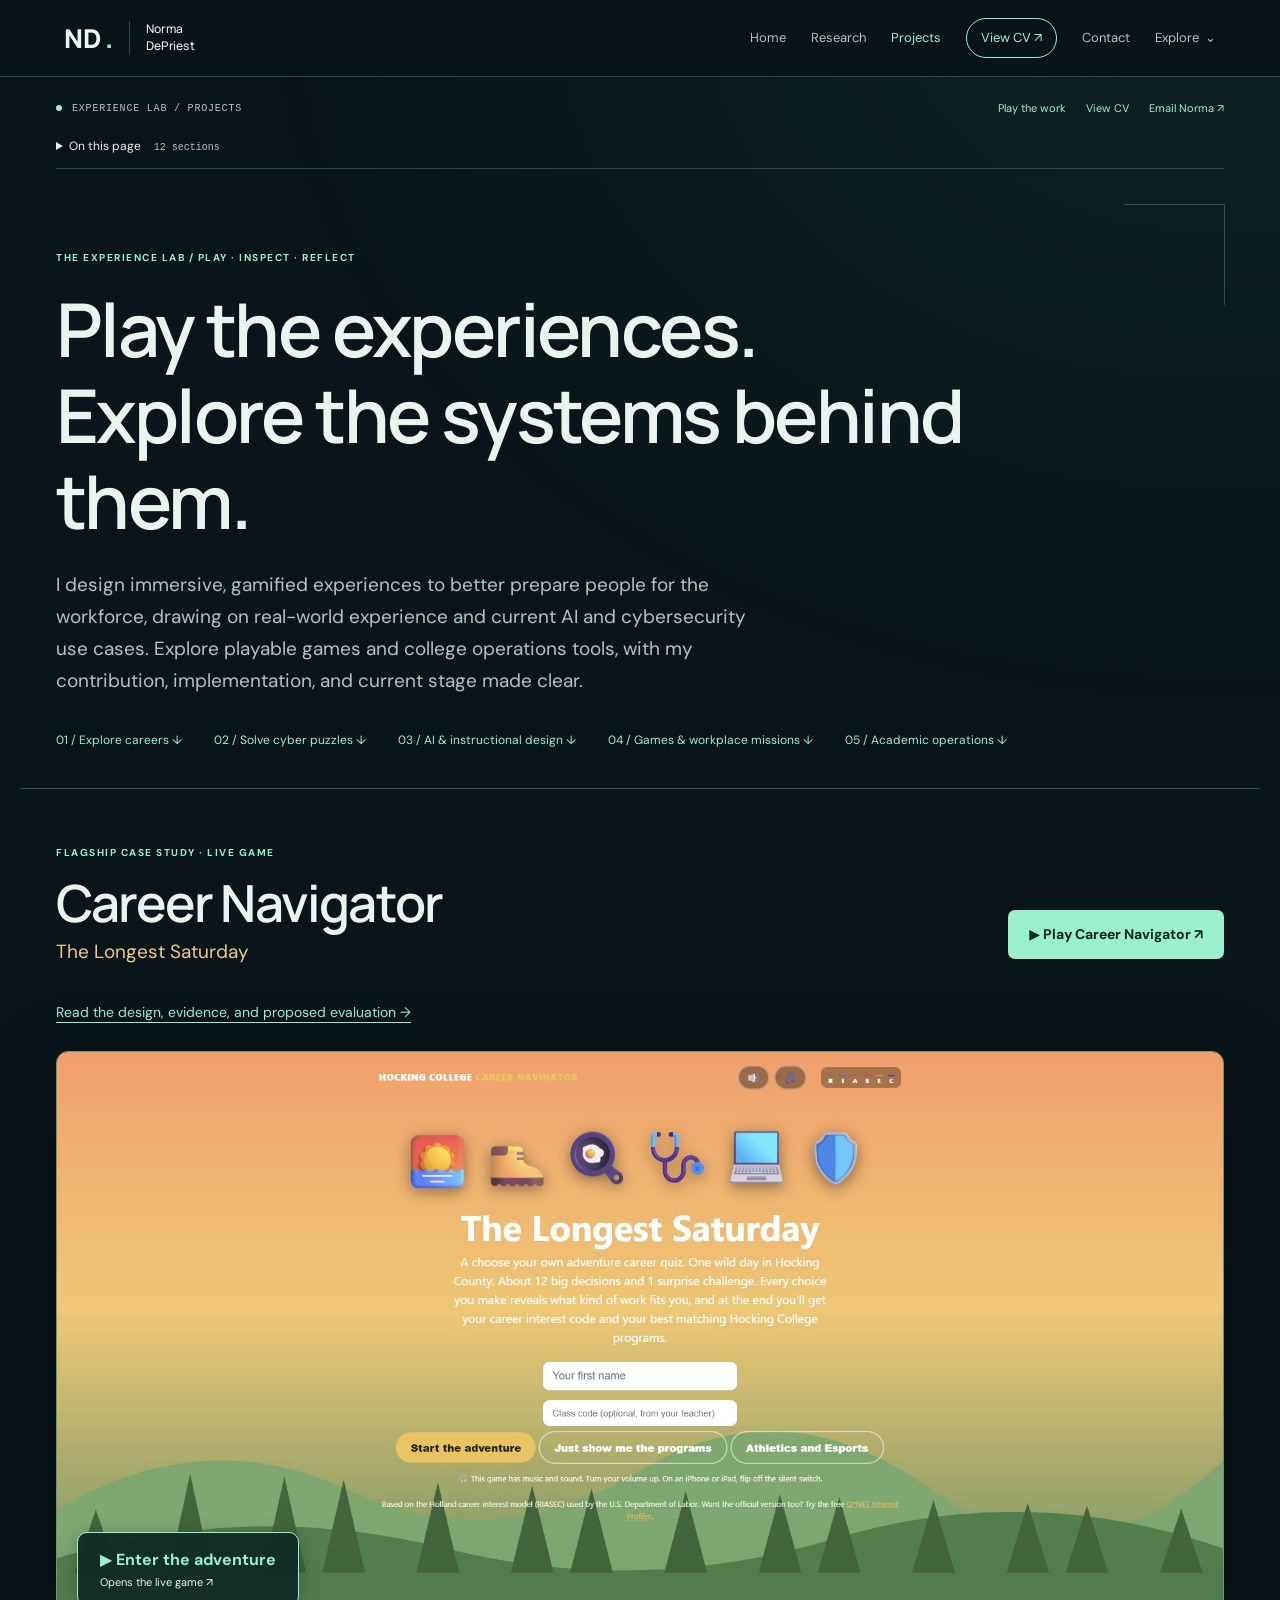
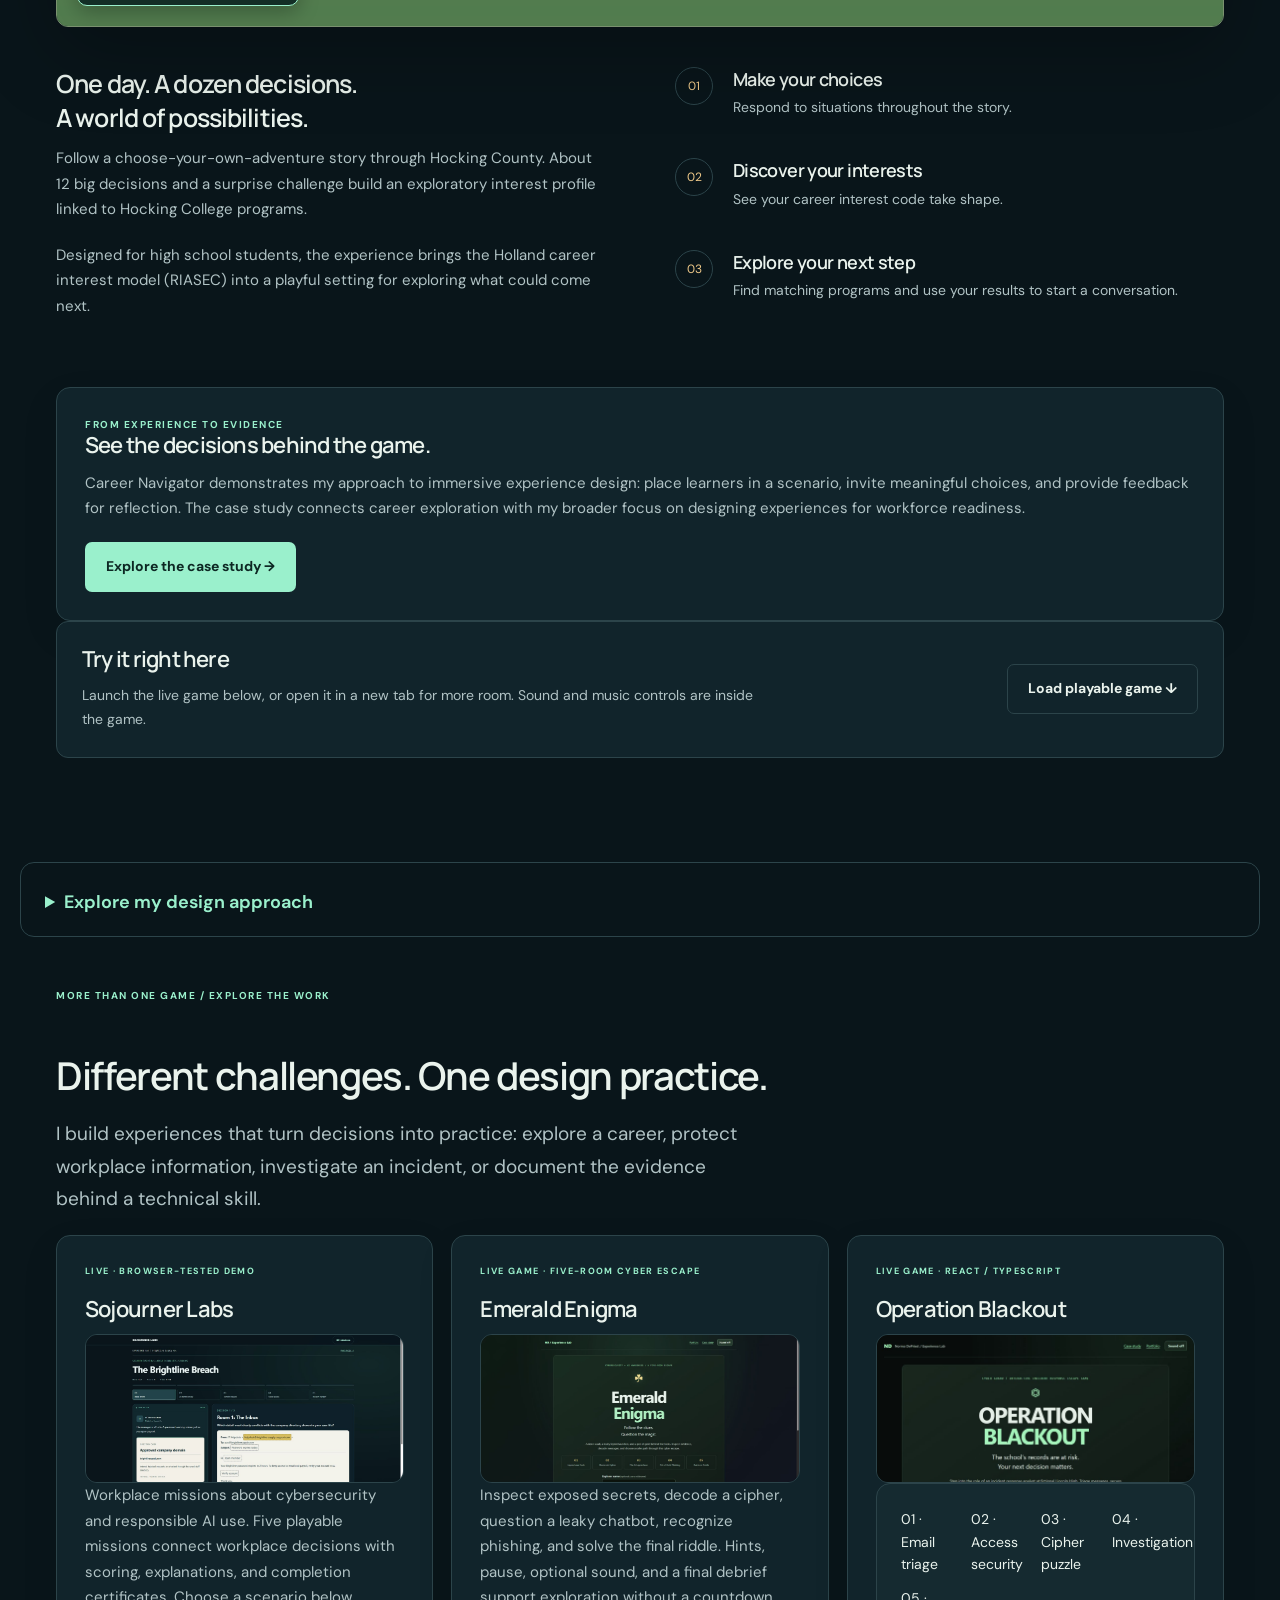
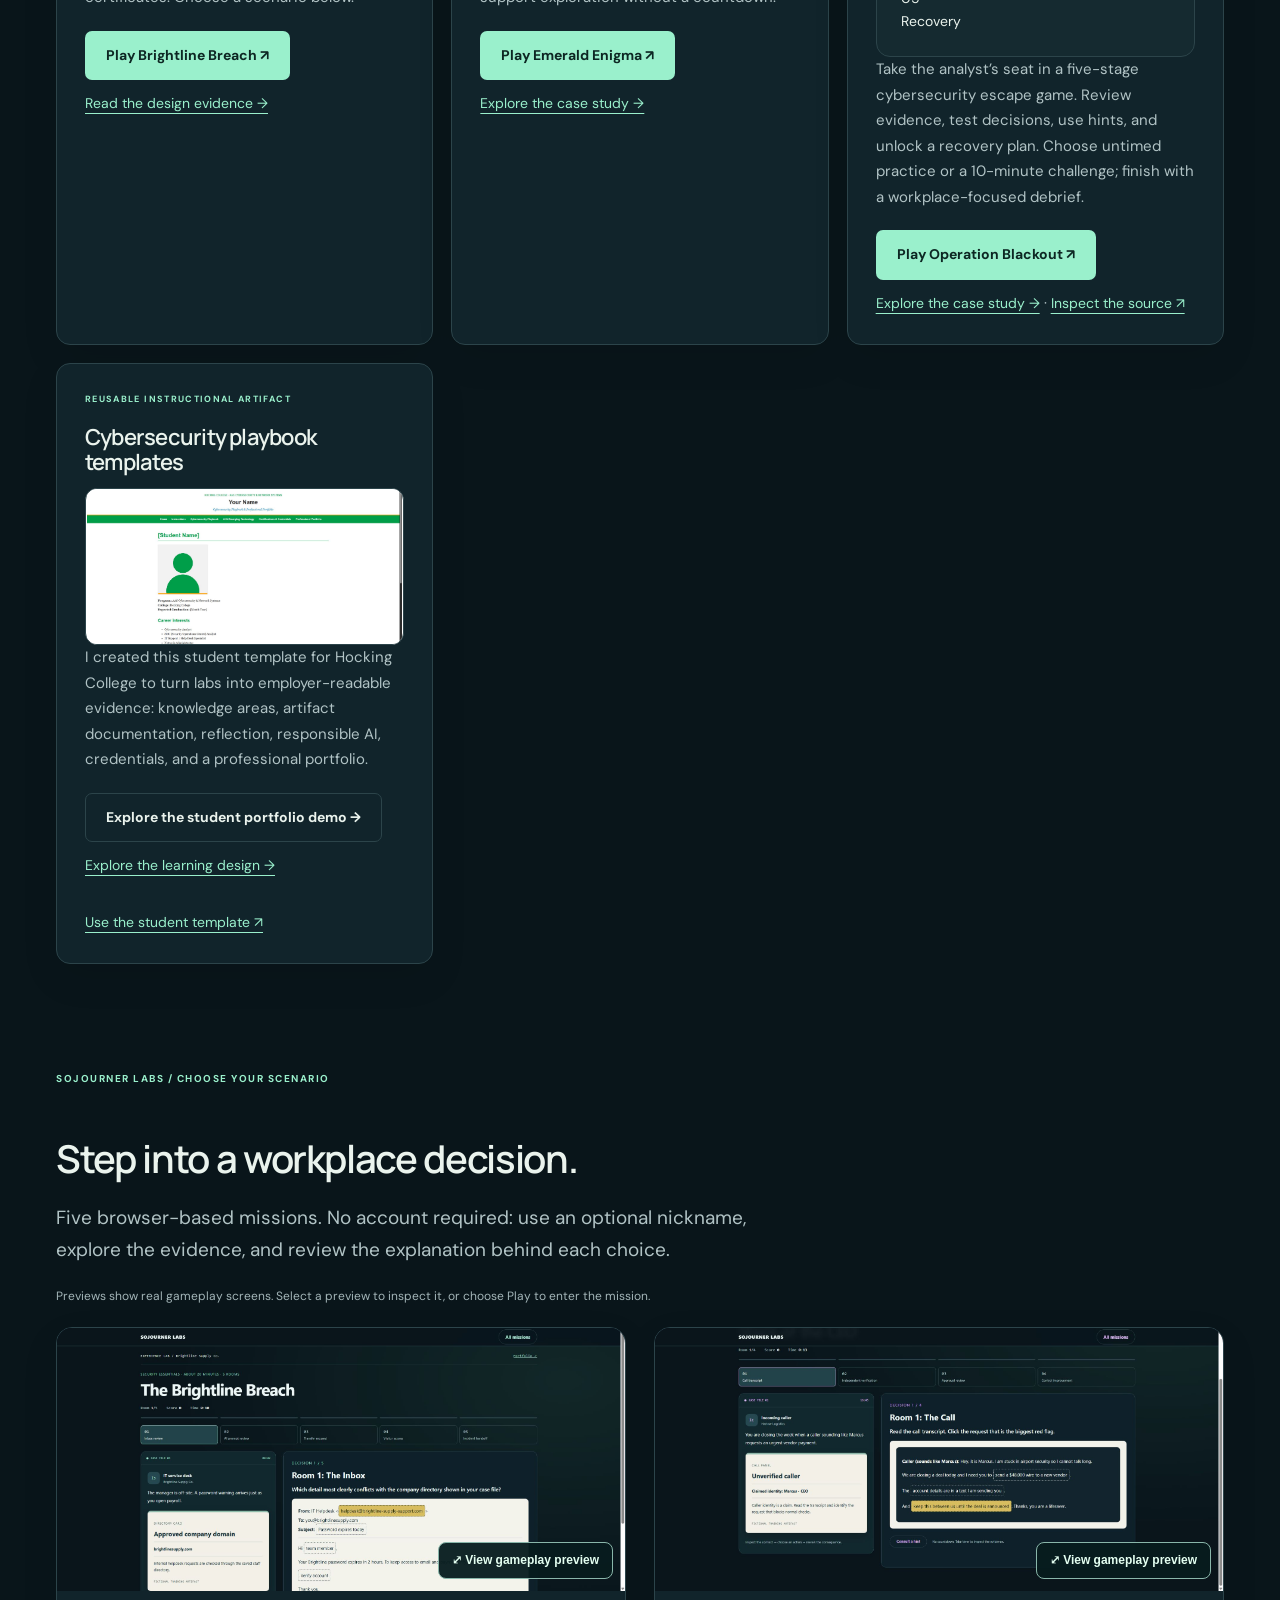
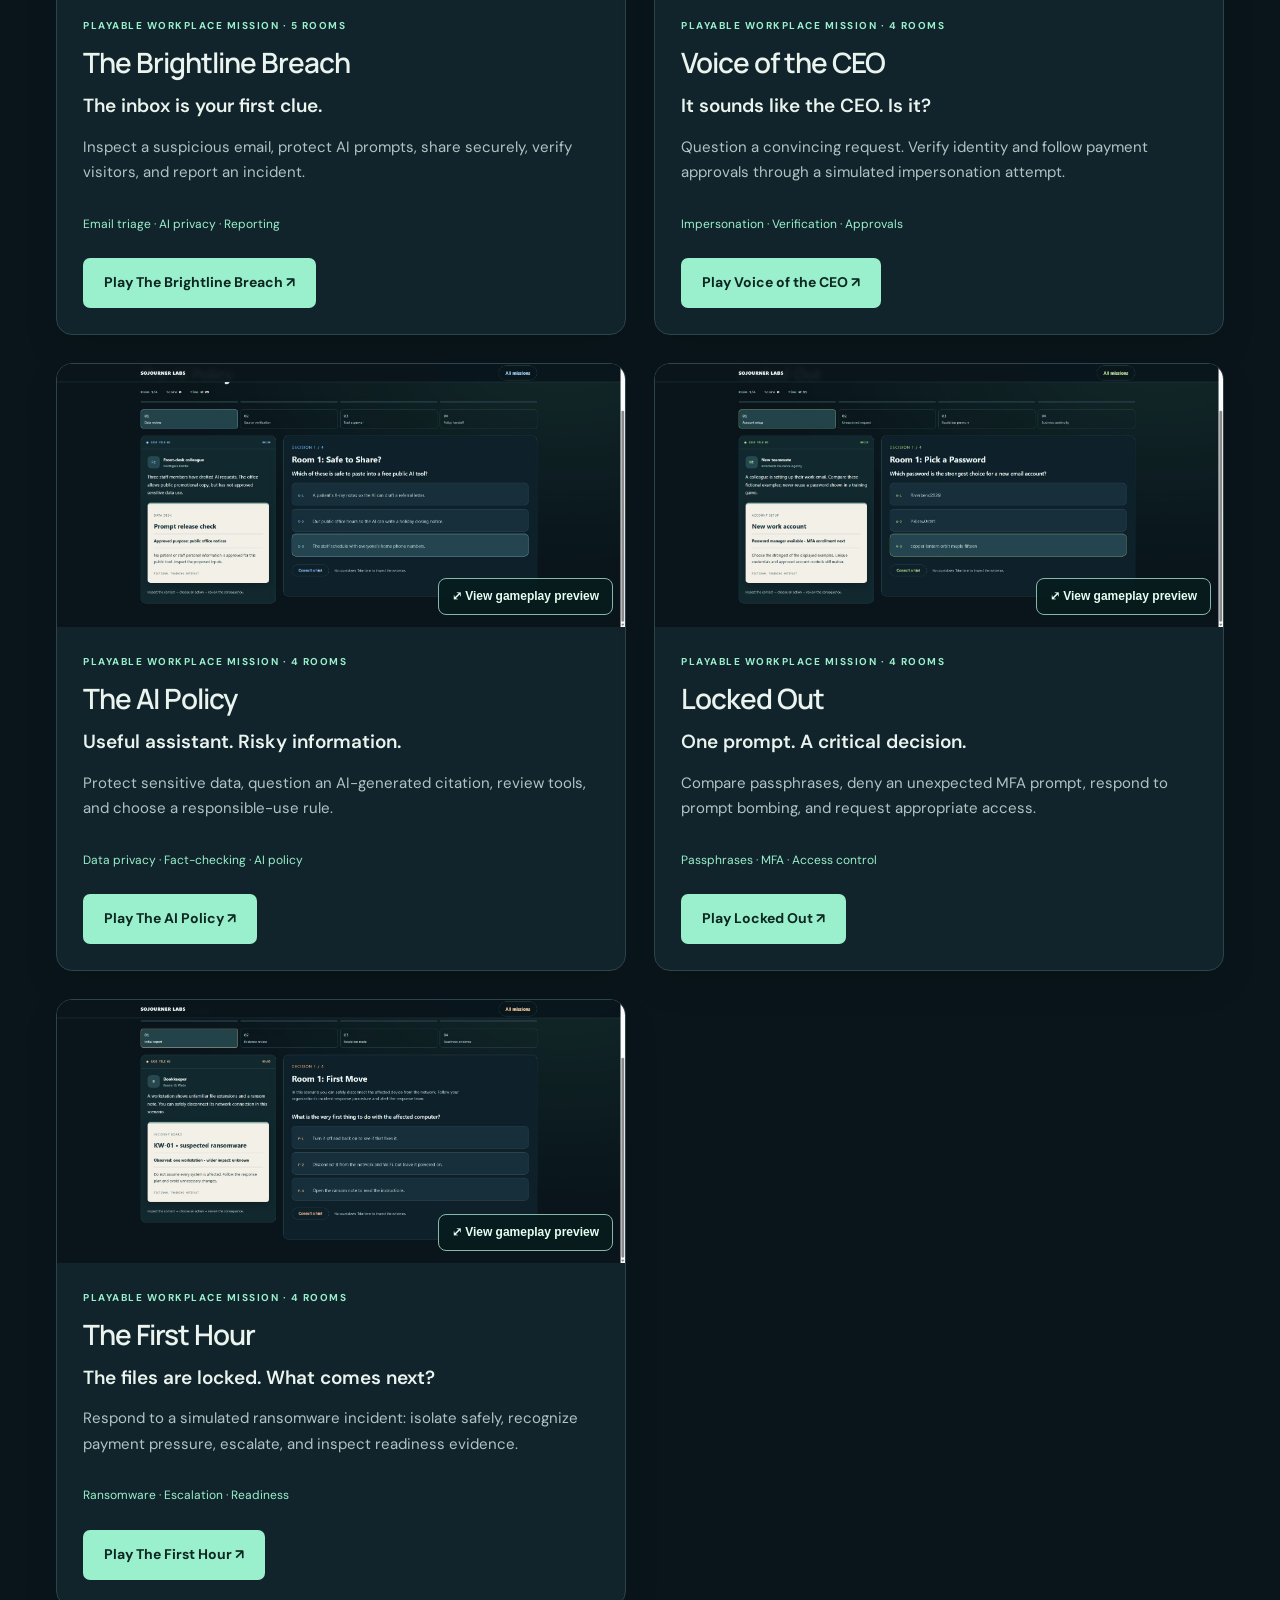
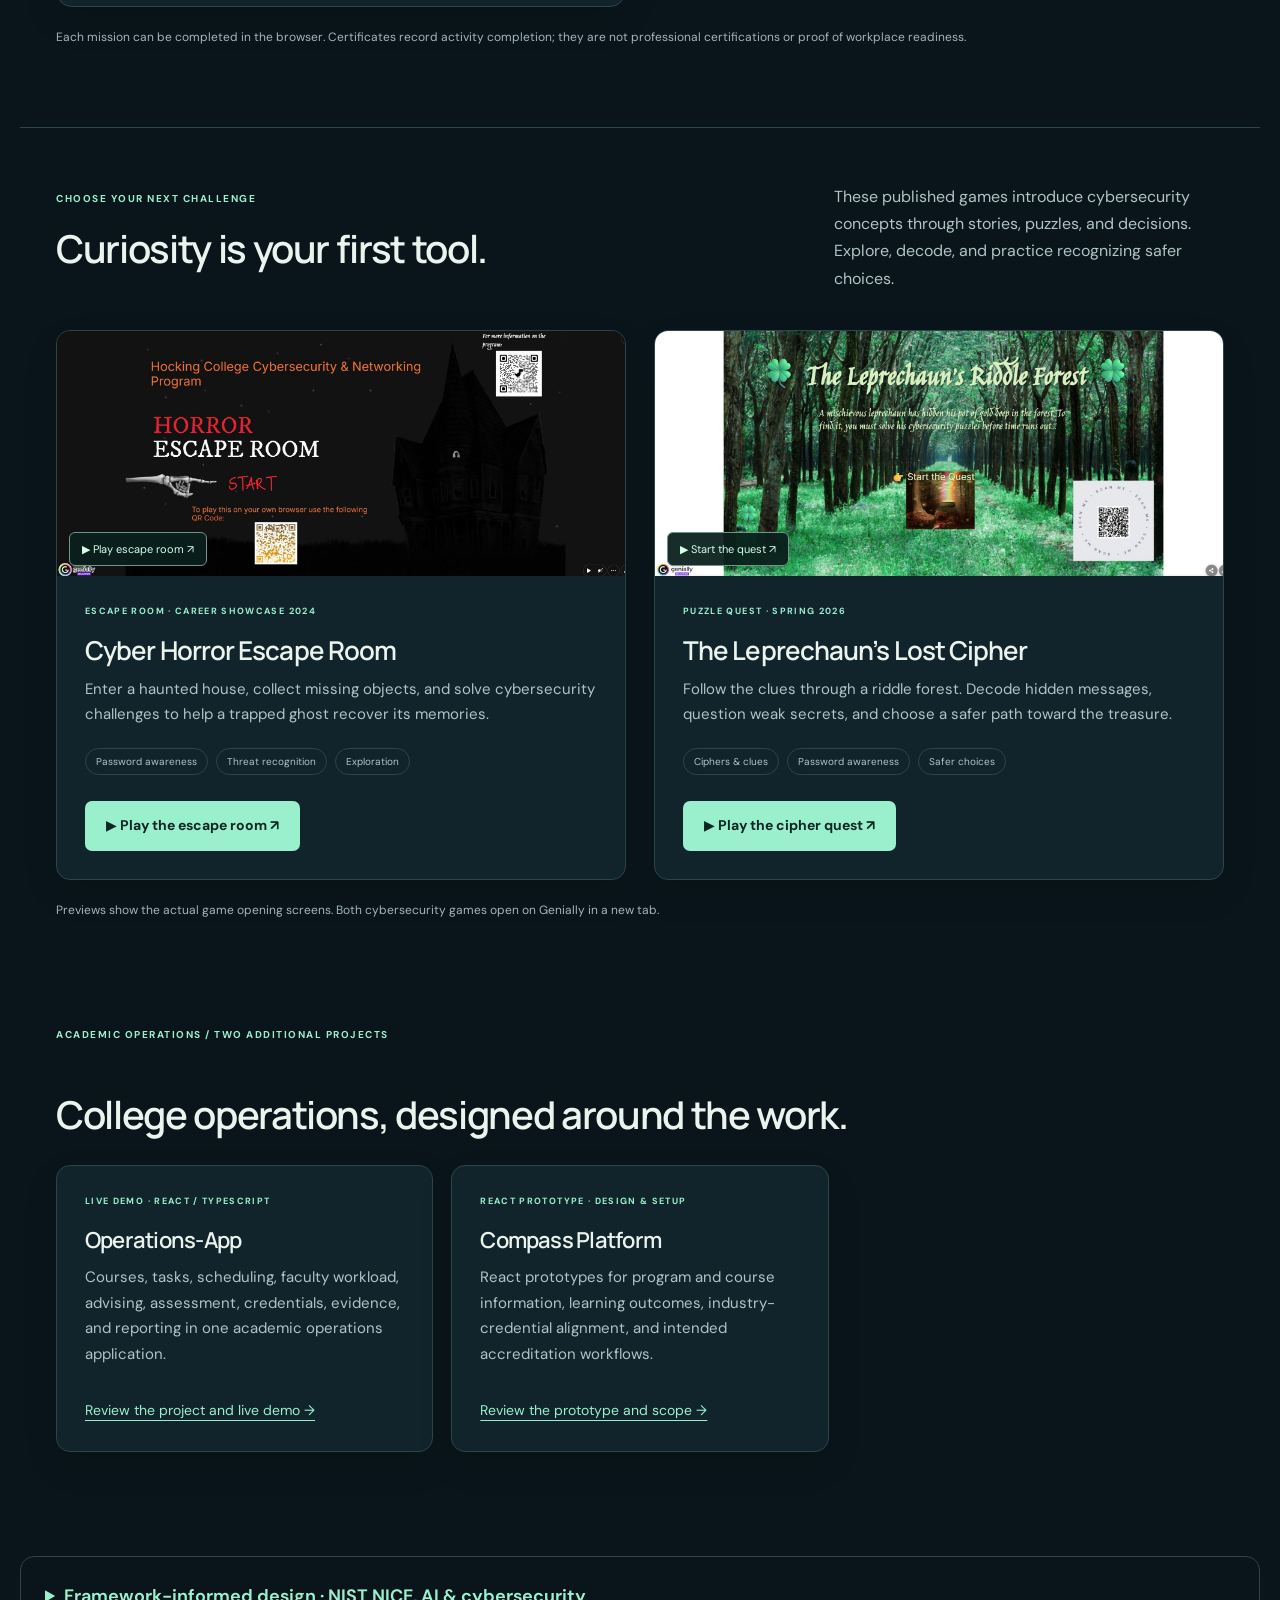
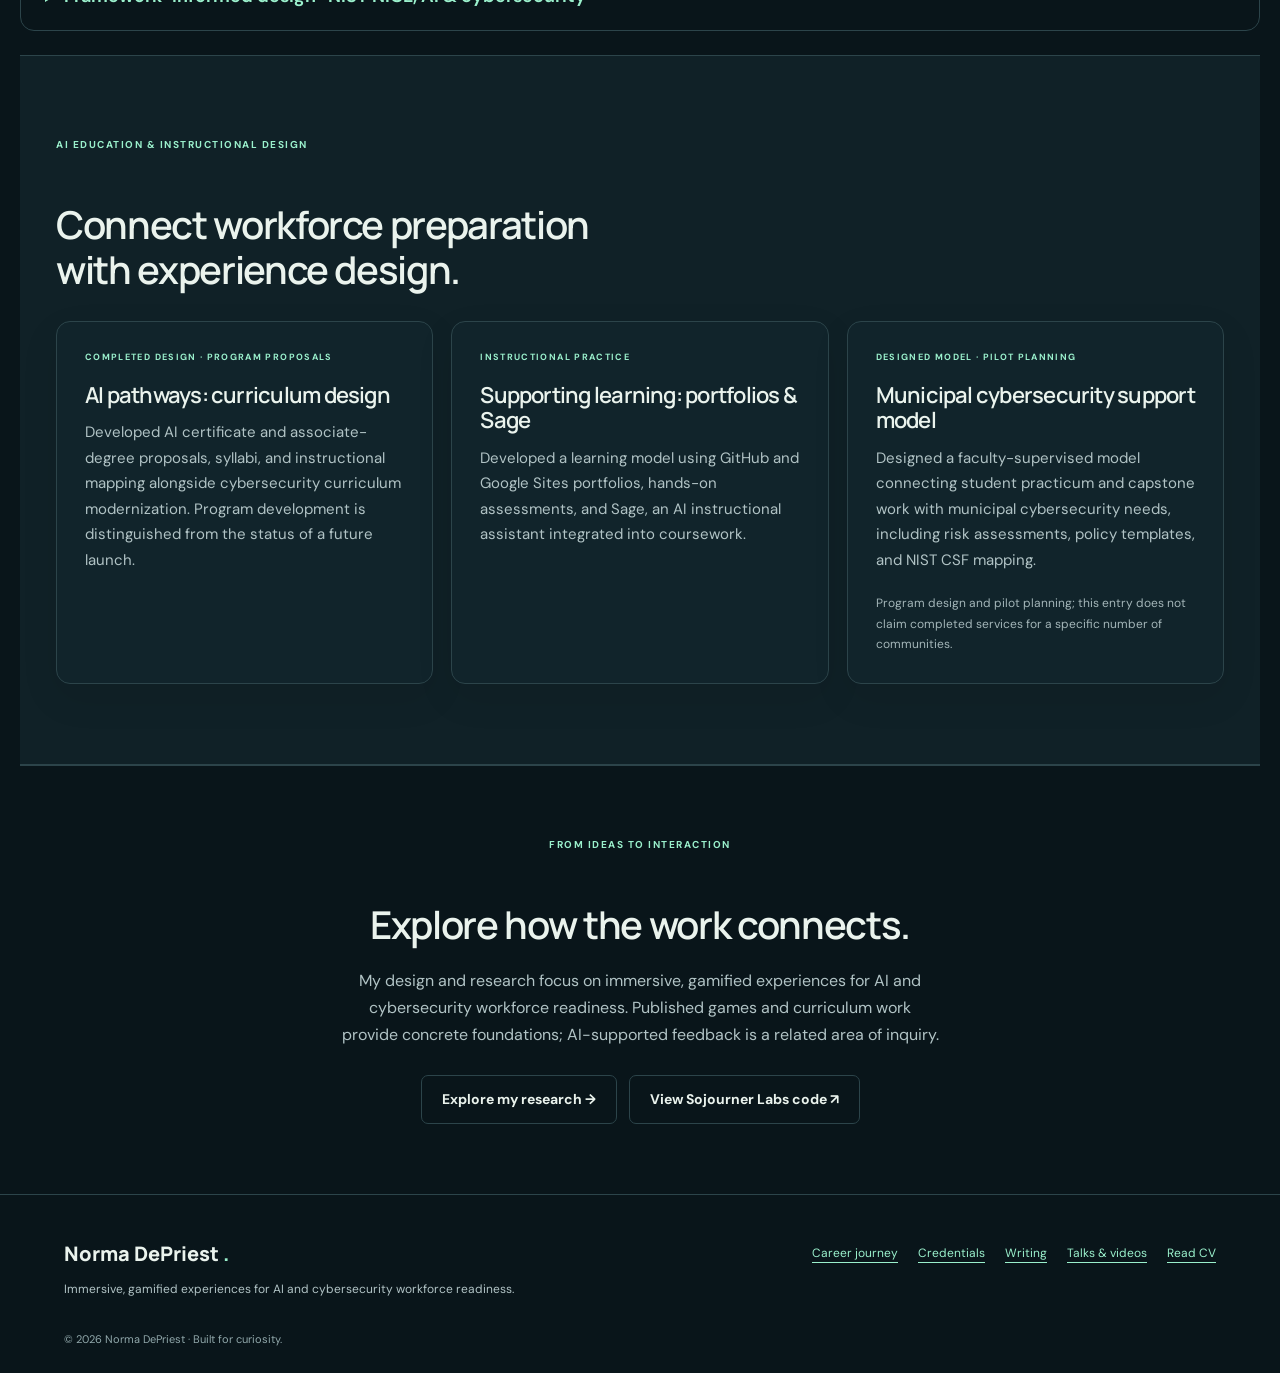
<file: projects.html>
<!doctype html><html lang="en"><head><meta charset="utf-8"><meta name="viewport" content="width=device-width,initial-scale=1"><meta name="description" content="Explore Norma DePriest’s immersive, gamified learning projects: cybersecurity games, AI curriculum design, and the Career Navigator flagship case study."><meta name="theme-color" content="#09151a"><title>Projects | Norma DePriest</title><link rel="stylesheet" href="redesign.css"><link rel="stylesheet" href="projects-showcase.css?v=workplace-lab-1"><link rel="stylesheet" href="learning-lab.css"><link rel="stylesheet" href="lab-pages.css"><link rel="stylesheet" href="hiring-review.css"><link rel="stylesheet" href="studio-suite.css?v=complete-1"></head><body><a class="skip" href="#main">Skip to content</a><header class="top"><a class="brand" href="index.html" aria-label="Norma DePriest home">ND<span>.</span><small>Norma DePriest</small></a><button class="menu-toggle" aria-expanded="false" aria-controls="primary-nav">Menu</button><nav id="primary-nav" aria-label="Main navigation"><a href="index.html">Home</a><a href="research.html">Research</a><a href="projects.html" aria-current="page">Projects</a><a href="cv.html" class="nav-cv">View CV ↗</a><a href="contact.html">Contact</a><details class="nav-more"><summary>Explore</summary><div><a href="projects.html#workplace-missions">Playable missions</a><a href="experience-design.html">Game case studies</a><a href="accreditation.html">Academic operations</a><a href="about.html">About</a><a href="experience.html">Career journey</a><a href="credentials.html">Credentials</a><a href="recognition.html">Recognition</a><a href="leadership.html">Leadership</a><a href="writing.html">Writing</a><a href="talks.html">Talks & videos</a></div></details></nav></header><main id="main"><div class="studio-guide"><span class="studio-location"><i aria-hidden="true"></i> EXPERIENCE LAB / PROJECTS</span><div class="studio-shortcuts"><a href="projects.html#workplace-missions">Play the work</a><a href="cv.html">View CV</a><a href="mailto:hush1end@gmail.com">Email Norma ↗</a></div><details class="studio-contents"><summary>On this page <span>12 sections</span></summary><nav aria-label="Page sections"><a href="#navigator-title">Career Navigator</a><a href="#section-2">Explore a possible future</a><a href="#section-3">Practice through a challenge</a><a href="#section-4">Connect design to the workforce</a><a href="#section-5">Different challenges. One design practice.</a><a href="#section-6">Step into a workplace decision.</a><a href="#section-7">Curiosity is your first tool.</a><a href="#section-8">College operations, designed around the work.</a><a href="#section-9">Practice that connects with the workforce.</a><a href="#section-10">Connect workforce preparation with experience design.</a><a href="#section-11">Explore how the work connects.</a><a href="#mission-preview-title">Gameplay preview</a></nav></details></div><section class="section arcade-intro lab-page-intro"><span class="index">THE EXPERIENCE LAB / PLAY · INSPECT · REFLECT</span><h1>Play the experiences.<br>Explore the systems behind them.</h1><p class="section-lead">I design immersive, gamified experiences to better prepare people for the workforce, drawing on real-world experience and current AI and cybersecurity use cases. Explore playable games and college operations tools, with my contribution, implementation, and current stage made clear.</p><div class="arcade-links"><a href="#career-navigator">01 / Explore careers ↓</a><a href="#cyber-games">02 / Solve cyber puzzles ↓</a><a href="#learning-systems">03 / AI &amp; instructional design ↓</a><a href="#more-experiences">04 / Games &amp; workplace missions ↓</a><a href="#accreditation-tools">05 / Academic operations ↓</a></div></section><section class="section arcade-feature" id="career-navigator" aria-labelledby="navigator-title"><div class="game-heading"><div><span class="status">FLAGSHIP CASE STUDY · LIVE GAME</span><h2 id="navigator-title">Career Navigator</h2><p class="game-subtitle">The Longest Saturday</p><a class="inline-link" href="career-navigator.html">Read the design, evidence, and proposed evaluation →</a></div><a class="button" href="https://hush1e.github.io/sojourner-labs/career-navigator/" target="_blank" rel="noopener noreferrer">▶ Play Career Navigator ↗</a></div>
<a class="game-preview featured-preview" href="https://hush1e.github.io/sojourner-labs/career-navigator/" target="_blank" rel="noopener noreferrer" aria-label="Play Career Navigator in a new tab"><img src="career-navigator-preview.jpg" width="1920" height="945" alt="Career Navigator opening screen: The Longest Saturday, a colorful Hocking County landscape with career icons and a Start the adventure button." fetchpriority="high"><span class="preview-launch">▶ Enter the adventure <span>Opens the live game ↗</span></span></a>
<div class="game-story"><div><h3>One day. A dozen decisions.<br>A world of possibilities.</h3><p>Follow a choose-your-own-adventure story through Hocking County. About 12 big decisions and a surprise challenge build an exploratory interest profile linked to Hocking College programs.</p><p>Designed for high school students, the experience brings the Holland career interest model (RIASEC) into a playful setting for exploring what could come next.</p></div><ol class="game-steps"><li><span>01</span><div><h3>Make your choices</h3><p>Respond to situations throughout the story.</p></div></li><li><span>02</span><div><h3>Discover your interests</h3><p>See your career interest code take shape.</p></div></li><li><span>03</span><div><h3>Explore your next step</h3><p>Find matching programs and use your results to start a conversation.</p></div></li></ol></div>
<div class="panel"><span class="status">FROM EXPERIENCE TO EVIDENCE</span><h3>See the decisions behind the game.</h3><p>Career Navigator demonstrates my approach to immersive experience design: place learners in a scenario, invite meaningful choices, and provide feedback for reflection. The case study connects career exploration with my broader focus on designing experiences for workforce readiness.</p><a class="button" href="career-navigator.html">Explore the case study →</a></div><div class="inline-play"><div><h3>Try it right here</h3><p>Launch the live game below, or open it in a new tab for more room. Sound and music controls are inside the game.</p></div><button class="button ghost" id="launch-navigator" aria-expanded="false" aria-controls="navigator-player">Load playable game ↓</button></div><div id="navigator-player" hidden><iframe title="Play Career Navigator — The Longest Saturday" data-src="https://hush1e.github.io/sojourner-labs/career-navigator/" allow="fullscreen" allowfullscreen></iframe><p class="small-note">Prefer a larger view? <a href="https://hush1e.github.io/sojourner-labs/career-navigator/" target="_blank" rel="noopener noreferrer">Open Career Navigator in a new tab ↗</a></p></div><noscript><p>Use the Play Career Navigator button above to open the game.</p></noscript></section>
<details class="section compact hiring-details"><summary>Explore my design approach</summary><div class="hiring-details-body"><div class="lab-shell profile-lab" data-explorer data-theme="cyber"><aside class="mission-rail"><span class="status">CHOOSE YOUR EXPLORATION</span><div class="mission-switch" role="group" aria-label="Explore projects"><button type="button" data-explore="projects-0" aria-controls="projects-0"><span class="mission-glyph" aria-hidden="true">01</span><span><strong>Explore a possible future</strong><small>LIVE GAME / CAREER EXPLORATION</small></span><b aria-hidden="true">↗</b></button><button type="button" data-explore="projects-1" aria-controls="projects-1"><span class="mission-glyph" aria-hidden="true">02</span><span><strong>Practice through a challenge</strong><small>PUBLISHED / CYBERSECURITY GAMES</small></span><b aria-hidden="true">↗</b></button><button type="button" data-explore="projects-2" aria-controls="projects-2"><span class="mission-glyph" aria-hidden="true">03</span><span><strong>Connect design to the workforce</strong><small>CURRICULUM DESIGN / PRACTICE / PLANNING</small></span><b aria-hidden="true">↗</b></button></div><div class="field-notes"><span class="status">THE EXPERIENCE LAB</span><p>Enter the experience.<br>Inspect the design.<br>Examine the evidence.</p></div><a class="rail-link" href="index.html#learning-lab">Try the AI &amp; cyber missions →</a><a class="rail-link" href="cv.html">Read my CV →</a><a class="rail-link" href="contact.html">Discuss a collaboration →</a></aside><div class="explore-stage"><section class="explore-panel" id="projects-0" tabindex="-1"><span class="status">LIVE GAME / CAREER EXPLORATION</span><h2 id="section-2">Explore a possible future</h2><a class="lens-preview" href="career-navigator.html"><img src="career-navigator-preview.jpg" alt="Career Navigator game opening landscape" loading="lazy"><span>Explore the flagship case study →</span></a><p>Career Navigator invites high school students to make choices, notice interests, and explore Hocking College programs. It connects a playful experience with a conversation about what could come next.</p><div class="actions"><a class="button" href="https://hush1e.github.io/sojourner-labs/career-navigator/" target="_blank" rel="noopener noreferrer">Play Career Navigator ↗</a><a class="button ghost" href="#career-navigator">Explore the experience ↓</a></div></section><section class="explore-panel" id="projects-1" tabindex="-1"><span class="status">PUBLISHED / CYBERSECURITY GAMES</span><h2 id="section-3">Practice through a challenge</h2><a class="lens-preview" href="#cyber-games"><img src="cyber-horror-preview.jpg" alt="Cyber Horror Escape Room opening screen" loading="lazy"><span>Choose a cybersecurity game →</span></a><p>Stories, clues, and puzzles give visitors a way to engage with cybersecurity ideas. Try Cyber Horror Escape Room or The Leprechaun’s Lost Cipher, then examine the concepts each experience invites learners to explore.</p><a class="button" href="#cyber-games">Choose your game ↓</a></section><section class="explore-panel" id="projects-2" tabindex="-1"><span class="status">CURRICULUM DESIGN / PRACTICE / PLANNING</span><h2 id="section-4">Connect design to the workforce</h2><p>I design immersive, gamified experiences to better prepare people for the workforce, drawing on real-world experience and current AI and cybersecurity use cases.</p><div class="artifact"><span>FROM CONTEXT TO PRACTICE</span><p>Real challenges inform scenarios. Learner decisions create opportunities for practice. Reflection connects the experience to a next step.</p></div><p>Explore AI program proposals, portfolio-based learning and Sage, and a municipal cybersecurity support model. Each entry identifies its current stage.</p><a class="button" href="#learning-systems">Inspect the design work ↓</a></section></div></div></div></details><section class="section compact" id="more-experiences"><span class="eyebrow">MORE THAN ONE GAME / EXPLORE THE WORK</span><h2 id="section-5">Different challenges. One design practice.</h2><p class="section-lead">I build experiences that turn decisions into practice: explore a career, protect workplace information, investigate an incident, or document the evidence behind a technical skill.</p><div class="proof-grid">
<article class="card"><span class="status">LIVE · BROWSER-TESTED DEMO</span><h3>Sojourner Labs</h3><a href="https://hush1e.github.io/sojourner-labs/missions/brightline-breach.html?v=workplace-lab-1"><img class="hiring-preview" src="mission-brightline-breach-workplace.jpg" alt="The Brightline Breach live mission: inspect a suspicious workplace email." loading="lazy"></a><p>Workplace missions about cybersecurity and responsible AI use. Five playable missions connect workplace decisions with scoring, explanations, and completion certificates. Choose a scenario below.</p><a class="button" href="https://hush1e.github.io/sojourner-labs/missions/brightline-breach.html?v=workplace-lab-1">Play Brightline Breach ↗</a><p><a class="inline-link" href="experience-design.html#sojourner">Read the design evidence →</a></p></article>
<article class="card" id="emerald-enigma"><span class="status">LIVE GAME · FIVE-ROOM CYBER ESCAPE</span><h3>Emerald Enigma</h3><a href="https://hush1e.github.io/emerald-enigma/"><img class="hiring-preview" src="emerald-enigma-preview.jpg" alt="Emerald Enigma: five locks, a neon vault, and a leaky scripted leprechaun bot." loading="lazy"></a><p>Inspect exposed secrets, decode a cipher, question a leaky chatbot, recognize phishing, and solve the final riddle. Hints, pause, optional sound, and a final debrief support exploration without a countdown.</p><a class="button" href="https://hush1e.github.io/emerald-enigma/">Play Emerald Enigma ↗</a><p><a class="inline-link" href="experience-design.html#emerald">Explore the case study →</a></p></article><article class="card" id="operation-blackout"><span class="status">LIVE GAME · REACT / TYPESCRIPT</span><h3>Operation Blackout</h3><a href="https://hush1e.github.io/operation-blackout/"><img class="hiring-preview" src="operation-blackout-preview.jpg" alt="Operation Blackout launch screen: the school’s records are at risk." loading="lazy"></a><div class="workflow-preview" aria-label="Five game stages"><span>01 · Email triage</span><span>02 · Access security</span><span>03 · Cipher puzzle</span><span>04 · Investigation</span><span>05 · Recovery</span></div><p>Take the analyst’s seat in a five-stage cybersecurity escape game. Review evidence, test decisions, use hints, and unlock a recovery plan. Choose untimed practice or a 10-minute challenge; finish with a workplace-focused debrief.</p><a class="button" href="https://hush1e.github.io/operation-blackout/">Play Operation Blackout ↗</a><p><a class="inline-link" href="experience-design.html#blackout">Explore the case study →</a> · <a class="inline-link" href="https://github.com/Hush1e/operation-blackout">Inspect the source ↗</a></p></article>
<article class="card"><span class="status">REUSABLE INSTRUCTIONAL ARTIFACT</span><h3>Cybersecurity playbook templates</h3><a href="https://hush1e.github.io/cybersecurity-student-portfolio-template/" aria-label="Open the student portfolio demo with its original green and gold design"><img class="hiring-preview" src="student-portfolio-preview.svg" width="1905" height="938" loading="lazy" style="display:block;width:100%;height:auto;aspect-ratio:1905 / 938;object-fit:contain;background:#fff" alt="Screenshot of the student cybersecurity portfolio showing Hocking green navigation, gold borders, a student avatar, and career interests."></a><p>I created this student template for Hocking College to turn labs into employer-readable evidence: knowledge areas, artifact documentation, reflection, responsible AI, credentials, and a professional portfolio.</p><a class="button ghost" href="https://hush1e.github.io/cybersecurity-student-portfolio-template/">Explore the student portfolio demo →</a><p><a class="inline-link" href="experience-design.html#playbooks">Explore the learning design →</a></p><p><a class="inline-link" href="https://github.com/Hush1e/cybersecurity-student-portfolio-template">Use the student template ↗</a></p></article></div></section><section class="section compact" id="workplace-missions"><span class="eyebrow">SOJOURNER LABS / CHOOSE YOUR SCENARIO</span><h2 id="section-6">Step into a workplace decision.</h2><p class="section-lead">Five browser-based missions. No account required: use an optional nickname, explore the evidence, and review the explanation behind each choice.</p><p class="small-note">Previews show real gameplay screens. Select a preview to inspect it, or choose Play to enter the mission.</p><div class="mission-gallery"><article class="mission-card"><button class="mission-preview" type="button" data-mission-preview="brightline-breach" aria-label="Preview The Brightline Breach gameplay" aria-haspopup="dialog"><img src="mission-brightline-breach-workplace.jpg" alt="An email from a look-alike helpdesk domain asks a new employee to verify their account." width="1905" height="882" loading="lazy"><span class="mission-preview-label">⤢ View gameplay preview</span></button><div class="mission-card-body"><span class="status">PLAYABLE WORKPLACE MISSION · 5 ROOMS</span><h3>The Brightline Breach</h3><p class="mission-hook">The inbox is your first clue.</p><p>Inspect a suspicious email, protect AI prompts, share securely, verify visitors, and report an incident.</p><p class="mission-topics">Email triage · AI privacy · Reporting</p><a class="button" href="https://hush1e.github.io/sojourner-labs/missions/brightline-breach.html?v=workplace-lab-1">Play The Brightline Breach ↗</a></div></article><article class="mission-card"><button class="mission-preview" type="button" data-mission-preview="voice-of-the-ceo" aria-label="Preview Voice of the CEO gameplay" aria-haspopup="dialog"><img src="mission-voice-of-the-ceo-workplace.jpg" alt="A simulated call transcript pressures an employee to make a wire transfer and keep it secret." width="1905" height="882" loading="lazy"><span class="mission-preview-label">⤢ View gameplay preview</span></button><div class="mission-card-body"><span class="status">PLAYABLE WORKPLACE MISSION · 4 ROOMS</span><h3>Voice of the CEO</h3><p class="mission-hook">It sounds like the CEO. Is it?</p><p>Question a convincing request. Verify identity and follow payment approvals through a simulated impersonation attempt.</p><p class="mission-topics">Impersonation · Verification · Approvals</p><a class="button" href="https://hush1e.github.io/sojourner-labs/missions/voice-of-the-ceo.html?v=workplace-lab-1">Play Voice of the CEO ↗</a></div></article><article class="mission-card"><button class="mission-preview" type="button" data-mission-preview="the-ai-policy" aria-label="Preview The AI Policy gameplay" aria-haspopup="dialog"><img src="mission-the-ai-policy-workplace.jpg" alt="A workplace AI challenge asks which information is safe to share with a public chatbot." width="1905" height="882" loading="lazy"><span class="mission-preview-label">⤢ View gameplay preview</span></button><div class="mission-card-body"><span class="status">PLAYABLE WORKPLACE MISSION · 4 ROOMS</span><h3>The AI Policy</h3><p class="mission-hook">Useful assistant. Risky information.</p><p>Protect sensitive data, question an AI-generated citation, review tools, and choose a responsible-use rule.</p><p class="mission-topics">Data privacy · Fact-checking · AI policy</p><a class="button" href="https://hush1e.github.io/sojourner-labs/missions/the-ai-policy.html?v=workplace-lab-1">Play The AI Policy ↗</a></div></article><article class="mission-card"><button class="mission-preview" type="button" data-mission-preview="locked-out" aria-label="Preview Locked Out gameplay" aria-haspopup="dialog"><img src="mission-locked-out-workplace.jpg" alt="The opening account-security challenge compares three possible passwords." width="1905" height="882" loading="lazy"><span class="mission-preview-label">⤢ View gameplay preview</span></button><div class="mission-card-body"><span class="status">PLAYABLE WORKPLACE MISSION · 4 ROOMS</span><h3>Locked Out</h3><p class="mission-hook">One prompt. A critical decision.</p><p>Compare passphrases, deny an unexpected MFA prompt, respond to prompt bombing, and request appropriate access.</p><p class="mission-topics">Passphrases · MFA · Access control</p><a class="button" href="https://hush1e.github.io/sojourner-labs/missions/locked-out.html?v=workplace-lab-1">Play Locked Out ↗</a></div></article><article class="mission-card"><button class="mission-preview" type="button" data-mission-preview="first-hour" aria-label="Preview The First Hour gameplay" aria-haspopup="dialog"><img src="mission-first-hour-workplace.jpg" alt="A ransomware response challenge asks what to do first when a workstation shows a ransom note." width="1905" height="882" loading="lazy"><span class="mission-preview-label">⤢ View gameplay preview</span></button><div class="mission-card-body"><span class="status">PLAYABLE WORKPLACE MISSION · 4 ROOMS</span><h3>The First Hour</h3><p class="mission-hook">The files are locked. What comes next?</p><p>Respond to a simulated ransomware incident: isolate safely, recognize payment pressure, escalate, and inspect readiness evidence.</p><p class="mission-topics">Ransomware · Escalation · Readiness</p><a class="button" href="https://hush1e.github.io/sojourner-labs/missions/first-hour.html?v=workplace-lab-1">Play The First Hour ↗</a></div></article></div><p class="small-note">Each mission can be completed in the browser. Certificates record activity completion; they are not professional certifications or proof of workplace readiness.</p></section><section class="section cyber-arcade" id="cyber-games"><div class="section-heading"><div><span class="index">CHOOSE YOUR NEXT CHALLENGE</span><h2 id="section-7">Curiosity is your first tool.</h2></div><p>These published games introduce cybersecurity concepts through stories, puzzles, and decisions. Explore, decode, and practice recognizing safer choices.</p></div><div class="two game-grid">
<article class="game-card"><a class="game-preview" href="https://view.genially.com/670e9cf7ad3dd021fd1d015e" target="_blank" rel="noopener noreferrer" aria-label="Play Cyber Horror Escape Room in a new tab"><img src="cyber-horror-preview.jpg" width="1890" height="817" loading="lazy" alt="Cyber Horror Escape Room title screen with a haunted house and a skeleton pointing toward Start."><span class="preview-chip">▶ Play escape room ↗</span></a><div class="game-card-body"><span class="status">ESCAPE ROOM · CAREER SHOWCASE 2024</span><h3>Cyber Horror Escape Room</h3><p>Enter a haunted house, collect missing objects, and solve cybersecurity challenges to help a trapped ghost recover its memories.</p><ul class="game-tags" aria-label="Learning themes"><li>Password awareness</li><li>Threat recognition</li><li>Exploration</li></ul><a class="button" href="https://view.genially.com/670e9cf7ad3dd021fd1d015e" target="_blank" rel="noopener noreferrer">▶ Play the escape room ↗</a></div></article>
<article class="game-card"><a class="game-preview" href="https://view.genially.com/69b8c5e65671c4e75a59ed2e" target="_blank" rel="noopener noreferrer" aria-label="Play The Leprechaun’s Lost Cipher in a new tab"><img src="lost-cipher-preview.jpg" width="1890" height="817" loading="lazy" alt="The Leprechaun’s Riddle Forest opening screen: a woodland path, a pot of gold, and Start the Quest."><span class="preview-chip">▶ Start the quest ↗</span></a><div class="game-card-body"><span class="status">PUZZLE QUEST · SPRING 2026</span><h3>The Leprechaun’s Lost Cipher</h3><p>Follow the clues through a riddle forest. Decode hidden messages, question weak secrets, and choose a safer path toward the treasure.</p><ul class="game-tags" aria-label="Learning themes"><li>Ciphers & clues</li><li>Password awareness</li><li>Safer choices</li></ul><a class="button" href="https://view.genially.com/69b8c5e65671c4e75a59ed2e" target="_blank" rel="noopener noreferrer">▶ Play the cipher quest ↗</a></div></article></div><p class="small-note">Previews show the actual game opening screens. Both cybersecurity games open on Genially in a new tab.</p></section>
<section class="section compact" id="accreditation-tools"><span class="eyebrow">ACADEMIC OPERATIONS / TWO ADDITIONAL PROJECTS</span><h2 id="section-8">College operations, designed around the work.</h2><div class="cards"><article class="card"><span class="status">LIVE DEMO · REACT / TYPESCRIPT</span><h3>Operations-App</h3><p>Courses, tasks, scheduling, faculty workload, advising, assessment, credentials, evidence, and reporting in one academic operations application.</p><a class="inline-link" href="accreditation.html#operations-app">Review the project and live demo →</a></article><article class="card"><span class="status">REACT PROTOTYPE · DESIGN &amp; SETUP</span><h3>Compass Platform</h3><p>React prototypes for program and course information, learning outcomes, industry-credential alignment, and intended accreditation workflows.</p><a class="inline-link" href="accreditation.html#compass">Review the prototype and scope →</a></article></div></section><details class="section compact hiring-details" id="framework-informed-design"><summary>Framework-informed design · NIST NICE, AI &amp; cybersecurity</summary><div class="hiring-details-body"><span class="eyebrow">FRAMEWORK-INFORMED EXPERIENCE DESIGN</span><h2 id="section-9">Practice that connects<br>with the workforce.</h2><p class="section-lead">I apply industry-standard AI and cybersecurity frameworks to the immersive, gamified experiences I design, so scenarios, decisions, and feedback connect with the practices people encounter in the workforce.</p><div class="panel"><span class="status">FRAMEWORKS &amp; GUIDANCE I APPLY</span><p>NIST NICE, CSF, RMF, SP 800-53, SP 800-171, AI RMF, and the Generative AI Profile (NIST AI 600-1).</p><p>NICE provides a workforce lens through tasks, knowledge, and skills. AI and cybersecurity risk frameworks and guidance help connect experiences with professional decisions, responsibilities, and safeguards.</p><a class="button ghost" href="research.html#framework-informed-design">Explore my framework-informed approach →</a></div></div></details><section class="section alt" id="learning-systems"><span class="index">AI EDUCATION &amp; INSTRUCTIONAL DESIGN</span><h2 id="section-10">Connect workforce preparation<br>with experience design.</h2><div class="cards"><article class="card"><span class="status">COMPLETED DESIGN · PROGRAM PROPOSALS</span><h3>AI pathways: curriculum design</h3><p>Developed AI certificate and associate-degree proposals, syllabi, and instructional mapping alongside cybersecurity curriculum modernization. Program development is distinguished from the status of a future launch.</p></article><article class="card"><span class="status">INSTRUCTIONAL PRACTICE</span><h3>Supporting learning: portfolios &amp; Sage</h3><p>Developed a learning model using GitHub and Google Sites portfolios, hands-on assessments, and Sage, an AI instructional assistant integrated into coursework.</p></article><article class="card"><span class="status">DESIGNED MODEL · PILOT PLANNING</span><h3>Municipal cybersecurity support model</h3><p>Designed a faculty-supervised model connecting student practicum and capstone work with municipal cybersecurity needs, including risk assessments, policy templates, and NIST CSF mapping.</p><p class="small-note">Program design and pilot planning; this entry does not claim completed services for a specific number of communities.</p></article></div></section><section class="section callout"><span class="index">FROM IDEAS TO INTERACTION</span><h2 id="section-11">Explore how the work connects.</h2><p>My design and research focus on immersive, gamified experiences for AI and cybersecurity workforce readiness. Published games and curriculum work provide concrete foundations; AI-supported feedback is a related area of inquiry.</p><div class="actions" style="justify-content:center"><a class="button ghost" href="research.html">Explore my research →</a><a class="button ghost" href="https://github.com/hush1e/sojourner-labs" target="_blank" rel="noopener noreferrer">View Sojourner Labs code ↗</a></div></section></main><footer><div><a class="brand" href="index.html">Norma DePriest<span>.</span></a><p>Immersive, gamified experiences for AI and cybersecurity workforce readiness.</p></div><div class="footer-links"><a class="inline-link" href="experience.html">Career journey</a><a class="inline-link" href="credentials.html">Credentials</a><a class="inline-link" href="writing.html">Writing</a><a class="inline-link" href="talks.html">Talks & videos</a><a class="inline-link" href="cv.html">Read CV</a></div><small>© <span id="year">2026</span> Norma DePriest · Built for curiosity.</small></footer><script src="app.js" defer></script><script src="projects-showcase.js?v=mission-previews-20261122" defer></script><script src="lab-pages.js" defer></script><dialog id="mission-preview-dialog" aria-labelledby="mission-preview-title"><div class="mission-dialog-bar"><h2 id="mission-preview-title">Gameplay preview</h2><button type="button" id="close-mission-preview">Close preview ×</button></div><img id="mission-preview-image" alt=""><div class="mission-dialog-footer"><p>Actual gameplay screen · Preview only</p><a class="button" id="mission-preview-play" href="#">Play mission ↗</a></div></dialog><script src="studio-suite.js?v=complete-1" defer></script></body></html>
</file>
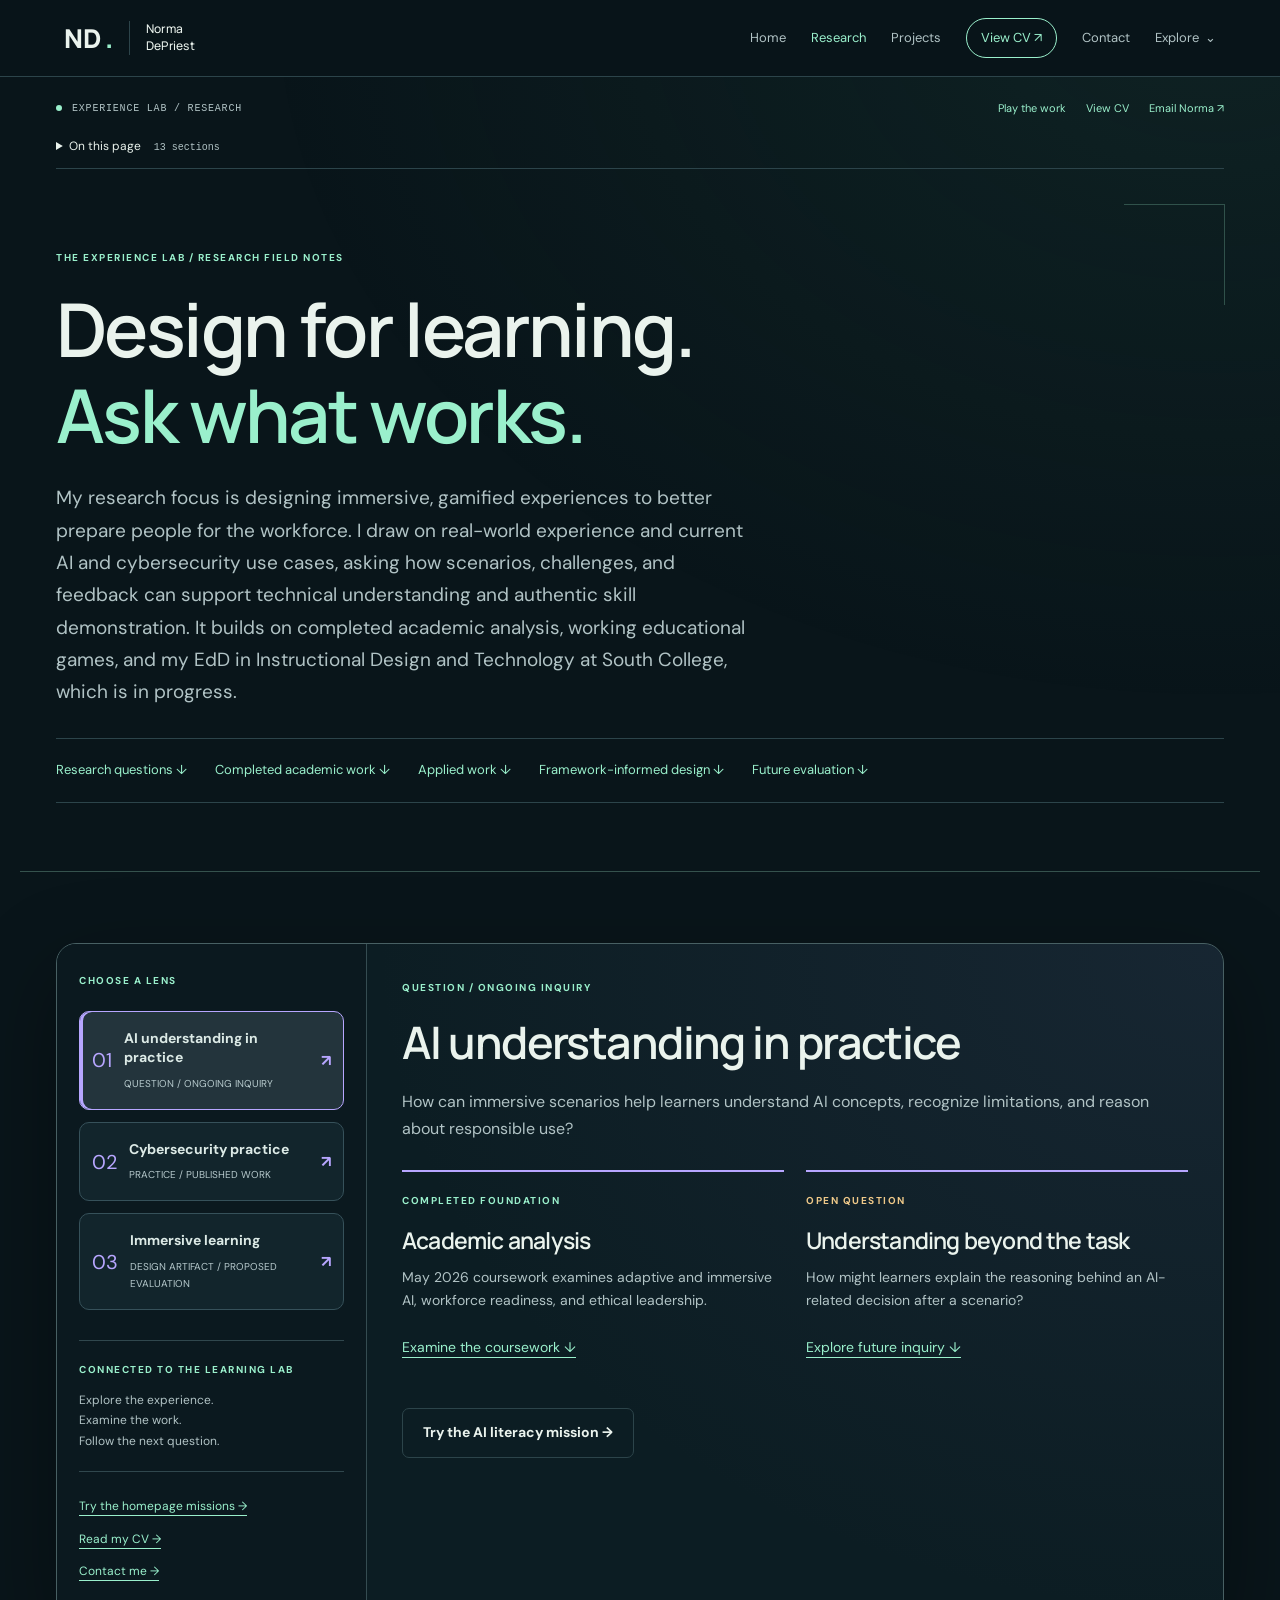
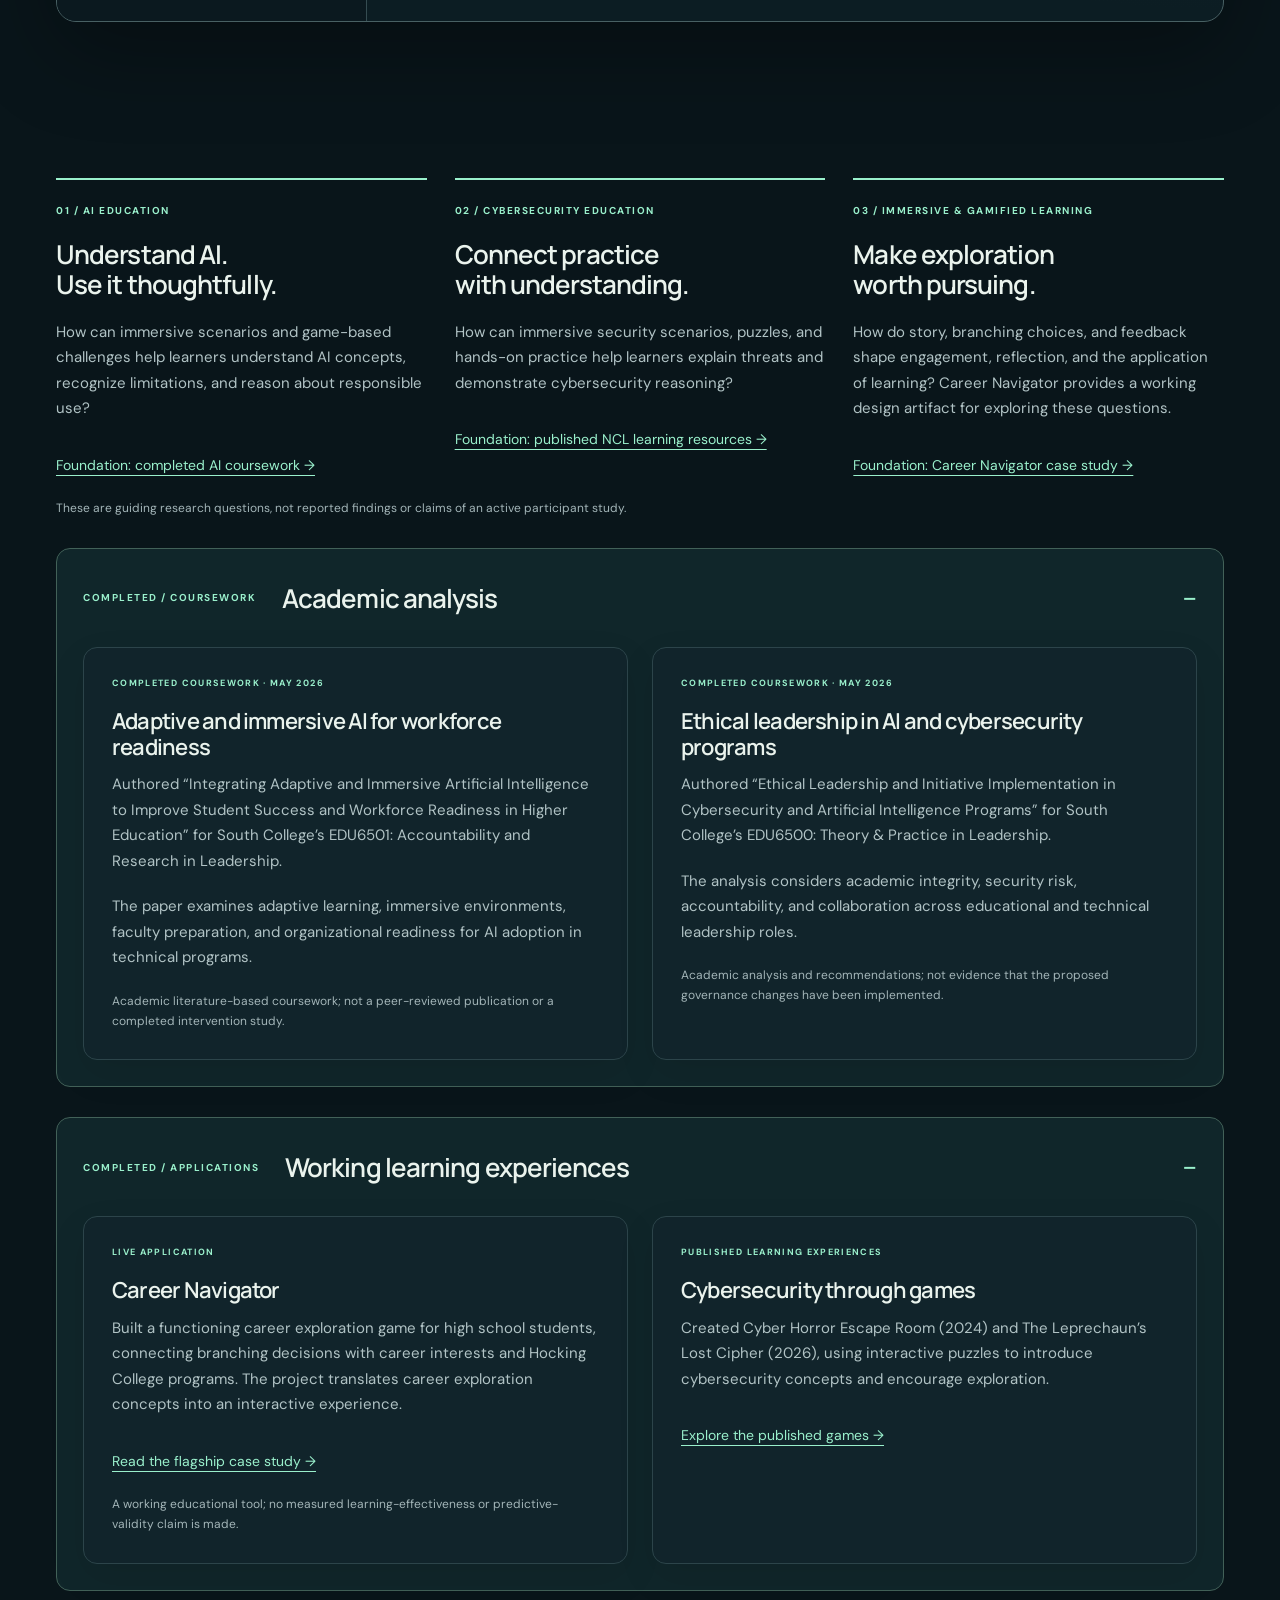
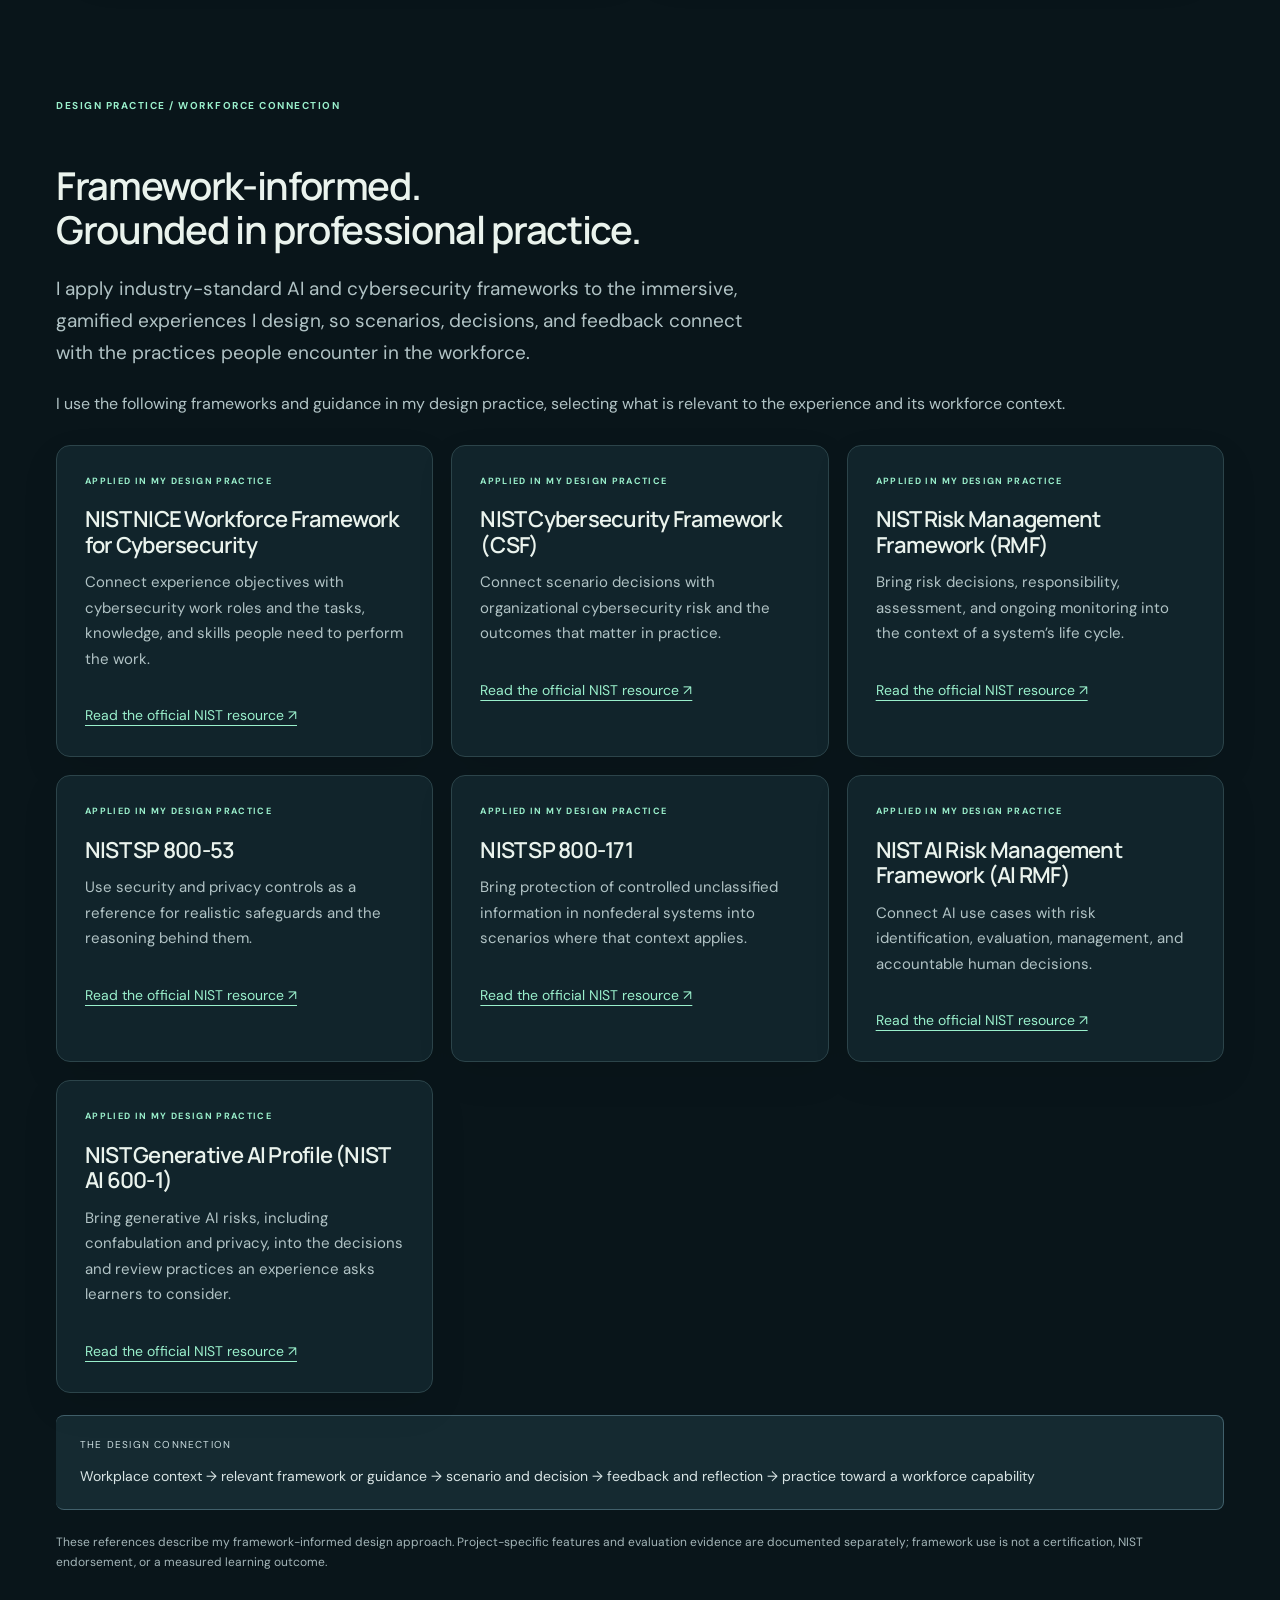
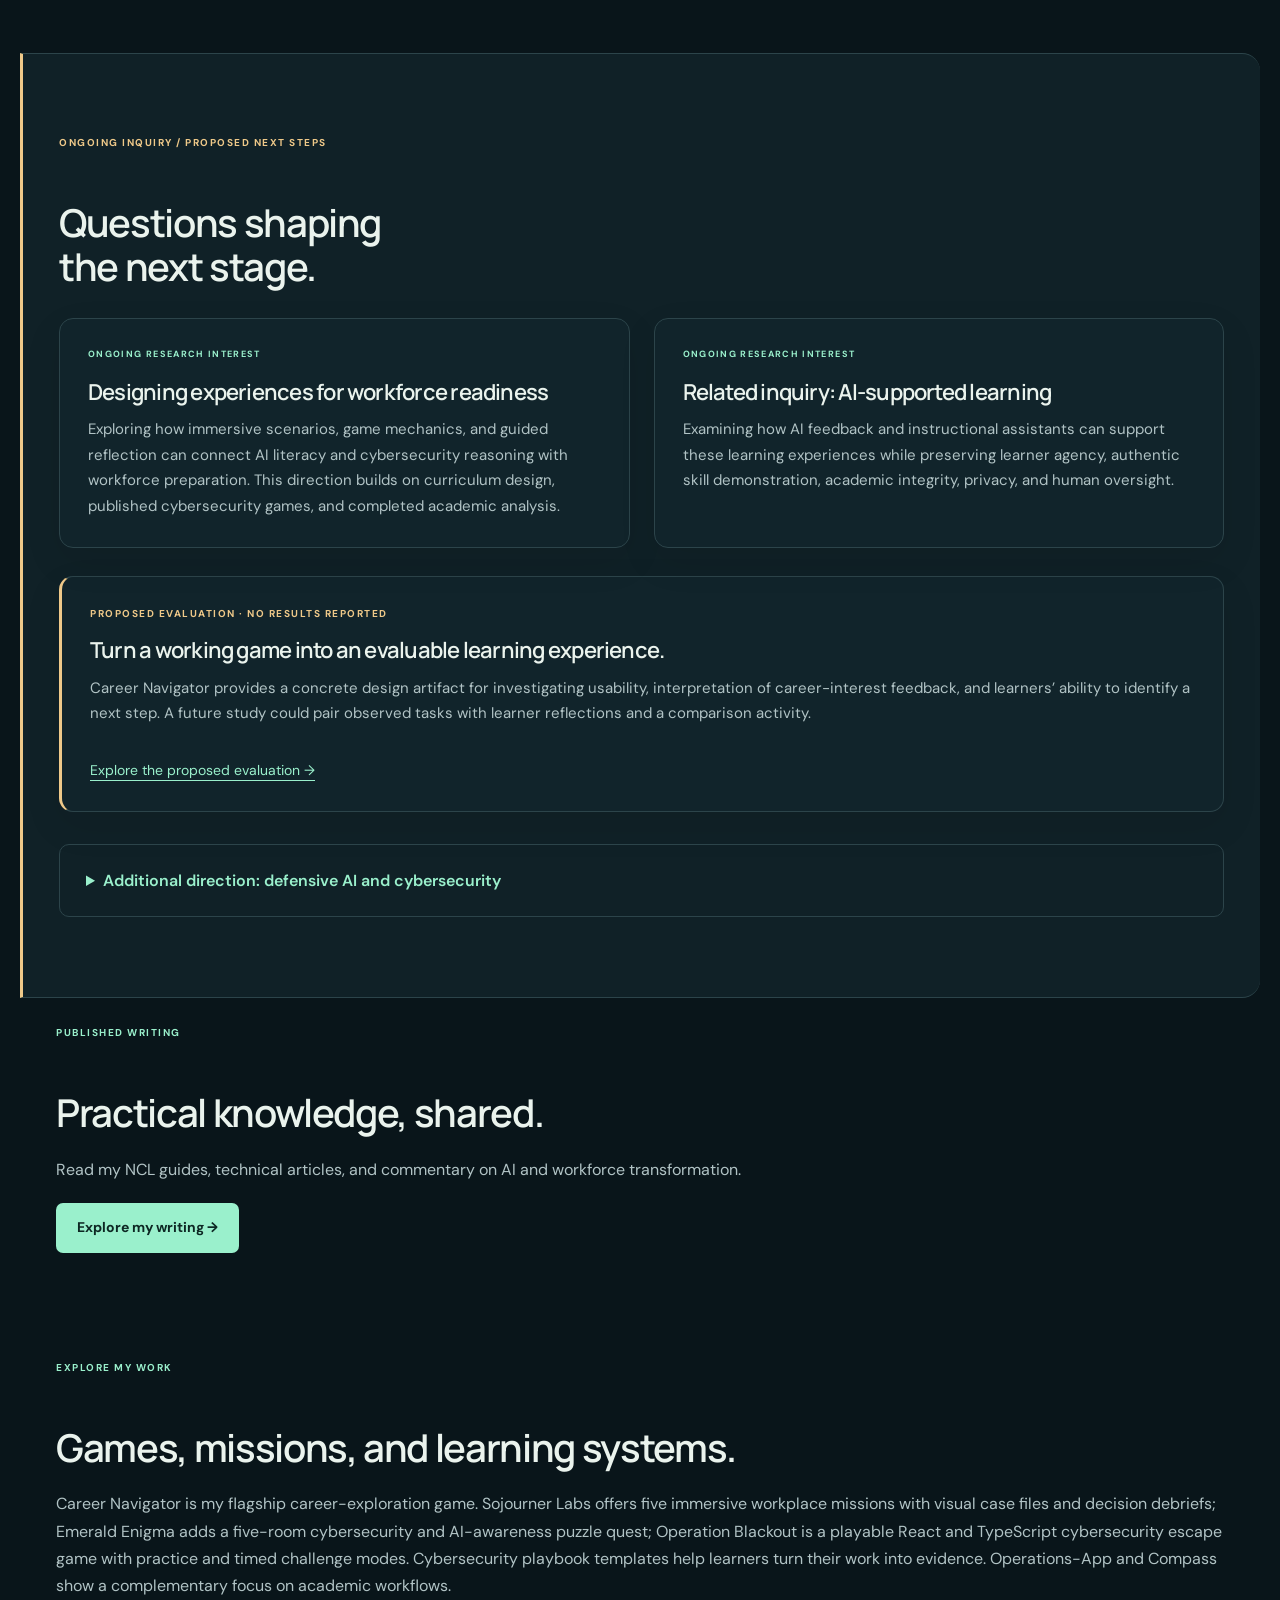
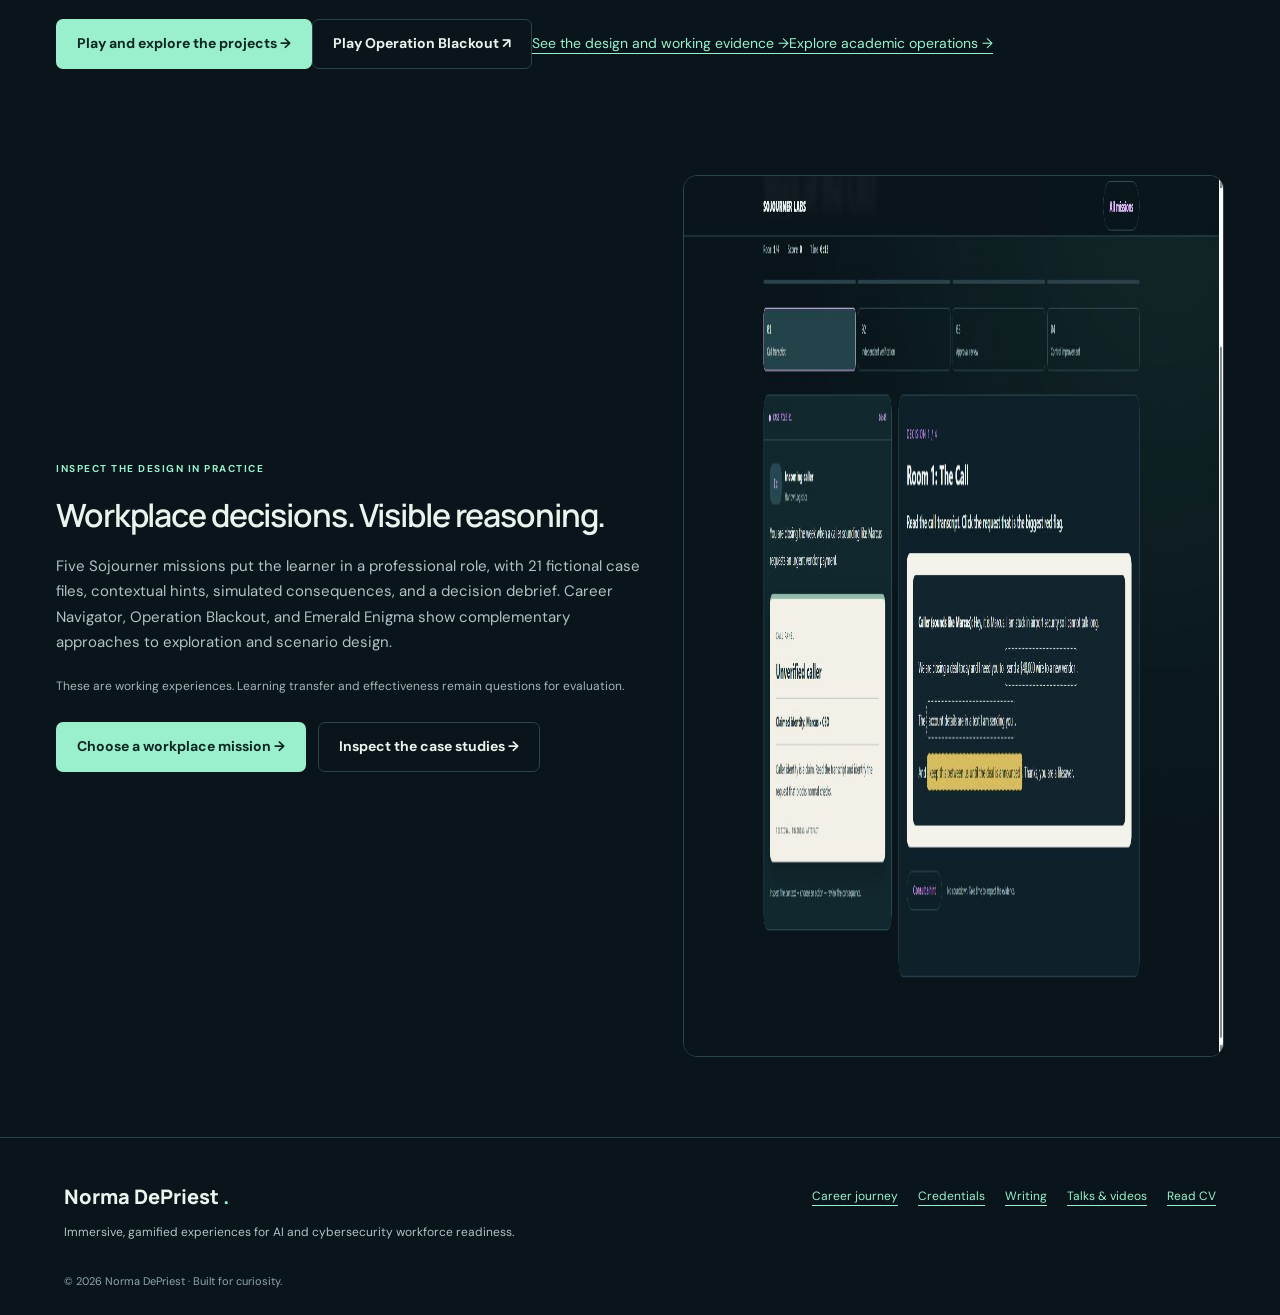
<file: research.html>
<!doctype html><html lang="en"><head><meta charset="utf-8"><meta name="viewport" content="width=device-width,initial-scale=1"><meta name="description" content="Norma DePriest designs immersive, gamified experiences for workforce readiness, grounded in real-world experience and AI and cybersecurity use cases."><meta name="theme-color" content="#09151a"><title>Research | Norma DePriest</title><link rel="stylesheet" href="redesign.css"><link rel="stylesheet" href="research-portfolio.css"><link rel="stylesheet" href="learning-lab.css"><link rel="stylesheet" href="lab-pages.css"><link rel="stylesheet" href="hiring-review.css"><link rel="stylesheet" href="studio-suite.css?v=complete-1"></head><body><a class="skip" href="#main">Skip to content</a><header class="top"><a class="brand" href="index.html" aria-label="Norma DePriest home">ND<span>.</span><small>Norma DePriest</small></a><button class="menu-toggle" aria-expanded="false" aria-controls="primary-nav">Menu</button><nav id="primary-nav" aria-label="Main navigation"><a href="index.html">Home</a><a href="research.html" aria-current="page">Research</a><a href="projects.html">Projects</a><a href="cv.html" class="nav-cv">View CV ↗</a><a href="contact.html">Contact</a><details class="nav-more"><summary>Explore</summary><div><a href="projects.html#workplace-missions">Playable missions</a><a href="experience-design.html">Game case studies</a><a href="accreditation.html">Academic operations</a><a href="about.html">About</a><a href="experience.html">Career journey</a><a href="credentials.html">Credentials</a><a href="recognition.html">Recognition</a><a href="leadership.html">Leadership</a><a href="writing.html">Writing</a><a href="talks.html">Talks & videos</a></div></details></nav></header><main id="main"><div class="studio-guide"><span class="studio-location"><i aria-hidden="true"></i> EXPERIENCE LAB / RESEARCH</span><div class="studio-shortcuts"><a href="projects.html#workplace-missions">Play the work</a><a href="cv.html">View CV</a><a href="mailto:hush1end@gmail.com">Email Norma ↗</a></div><details class="studio-contents"><summary>On this page <span>13 sections</span></summary><nav aria-label="Page sections"><a href="#section-1">AI understanding in practice</a><a href="#section-2">Cybersecurity practice</a><a href="#section-3">Immersive learning</a><a href="#section-4">Understand AI. Use it thoughtfully.</a><a href="#section-5">Connect practice with understanding.</a><a href="#section-6">Make exploration worth pursuing.</a><a href="#section-7">Academic analysis</a><a href="#section-8">Working learning experiences</a><a href="#section-9">Framework-informed. Grounded in professional practice.</a><a href="#section-10">Questions shaping the next stage.</a><a href="#section-11">Planned defensive security research</a><a href="#section-12">Practical knowledge, shared.</a><a href="#section-13">Games, missions, and learning systems.</a></nav></details></div><section class="section lab-page-intro"><span class="index">THE EXPERIENCE LAB / RESEARCH FIELD NOTES</span><h1 class="page-title">Design for learning.<br><span>Ask what works.</span></h1><p class="section-lead">My research focus is designing immersive, gamified experiences to better prepare people for the workforce. I draw on real-world experience and current AI and cybersecurity use cases, asking how scenarios, challenges, and feedback can support technical understanding and authentic skill demonstration. It builds on completed academic analysis, working educational games, and my EdD in Instructional Design and Technology at South College, which is in progress.</p><nav class="section-jumps" aria-label="Research sections"><a href="#research-questions">Research questions ↓</a><a href="#academic-work">Completed academic work ↓</a><a href="#applied-work">Applied work ↓</a><a href="#framework-informed-design">Framework-informed design ↓</a><a href="#next-studies">Future evaluation ↓</a></nav>
</section><section class="section compact"><div class="lab-shell profile-lab" data-explorer data-theme="ai"><aside class="mission-rail"><span class="status">CHOOSE A LENS</span><div class="mission-switch" role="group" aria-label="Explore inquiry"><button type="button" data-explore="inquiry-0" aria-controls="inquiry-0"><span class="mission-glyph" aria-hidden="true">01</span><span><strong>AI understanding in practice</strong><small>QUESTION / ONGOING INQUIRY</small></span><b aria-hidden="true">↗</b></button><button type="button" data-explore="inquiry-1" aria-controls="inquiry-1"><span class="mission-glyph" aria-hidden="true">02</span><span><strong>Cybersecurity practice</strong><small>PRACTICE / PUBLISHED WORK</small></span><b aria-hidden="true">↗</b></button><button type="button" data-explore="inquiry-2" aria-controls="inquiry-2"><span class="mission-glyph" aria-hidden="true">03</span><span><strong>Immersive learning</strong><small>DESIGN ARTIFACT / PROPOSED EVALUATION</small></span><b aria-hidden="true">↗</b></button></div><div class="field-notes"><span class="status">CONNECTED TO THE LEARNING LAB</span><p>Explore the experience.<br>Examine the work.<br>Follow the next question.</p></div><a class="rail-link" href="index.html#learning-lab">Try the homepage missions →</a><a class="rail-link" href="cv.html">Read my CV →</a><a class="rail-link" href="contact.html">Contact me →</a></aside><div class="explore-stage"><section class="explore-panel" id="inquiry-0" tabindex="-1"><span class="status">QUESTION / ONGOING INQUIRY</span><h2 id="section-1">AI understanding in practice</h2><p>How can immersive scenarios help learners understand AI concepts, recognize limitations, and reason about responsible use?</p><div class="evidence-pair"><article><span class="status">COMPLETED FOUNDATION</span><h3>Academic analysis</h3><p>May 2026 coursework examines adaptive and immersive AI, workforce readiness, and ethical leadership.</p><a href="#academic-work">Examine the coursework ↓</a></article><article><span class="status planned">OPEN QUESTION</span><h3>Understanding beyond the task</h3><p>How might learners explain the reasoning behind an AI-related decision after a scenario?</p><a href="#next-studies">Explore future inquiry ↓</a></article></div><a class="button ghost" href="index.html#learning-lab">Try the AI literacy mission →</a></section><section class="explore-panel" id="inquiry-1" tabindex="-1"><span class="status">PRACTICE / PUBLISHED WORK</span><h2 id="section-2">Cybersecurity practice</h2><p>How can security scenarios, puzzles, and practice help learners explain threats and demonstrate cybersecurity reasoning?</p><a class="lens-preview" href="projects.html#cyber-games"><img src="cyber-horror-preview.jpg" alt="Cyber Horror Escape Room game preview" loading="lazy"><span>Explore the cybersecurity games ↗</span></a><p>Published games and NCL learning resources demonstrate completed work. Their availability does not establish measured learning effectiveness.</p><div class="actions"><a class="button" href="#applied-work">Examine the applied work ↓</a><a class="button ghost" href="writing.html">Read my teaching resources →</a></div></section><section class="explore-panel" id="inquiry-2" tabindex="-1"><span class="status">DESIGN ARTIFACT / PROPOSED EVALUATION</span><h2 id="section-3">Immersive learning</h2><p>How do story, branching choices, and feedback shape engagement, reflection, and the application of learning?</p><div class="artifact"><span>CAREER NAVIGATOR / WORKING APPLICATION</span><p>A functioning career exploration game offers a concrete artifact to examine. An evaluation is a separate next step.</p></div><div class="evidence-pair"><article><span class="status">BUILT</span><h3>Explore the experience</h3><p>Inspect the design and try the game.</p><a href="career-navigator.html">Read the case study →</a></article><article><span class="status planned">PROPOSED / NO RESULTS</span><h3>Ask what to evaluate</h3><p>Usability, interpretation of feedback, and identifying a next step.</p><a href="career-navigator.html#evaluation">Explore the evaluation proposal →</a></article></div></section></div></div></section><section class="section compact research-record"><div class="research-lanes" id="research-questions"><article id="ai-learning"><span class="index">01 / AI EDUCATION</span><h2 id="section-4">Understand AI.<br>Use it thoughtfully.</h2><p>How can immersive scenarios and game-based challenges help learners understand AI concepts, recognize limitations, and reason about responsible use?</p><a class="inline-link" href="#academic-work">Foundation: completed AI coursework →</a></article><article id="cyber-education"><span class="index">02 / CYBERSECURITY EDUCATION</span><h2 id="section-5">Connect practice<br>with understanding.</h2><p>How can immersive security scenarios, puzzles, and hands-on practice help learners explain threats and demonstrate cybersecurity reasoning?</p><a class="inline-link" href="writing.html">Foundation: published NCL learning resources →</a></article><article><span class="index">03 / IMMERSIVE &amp; GAMIFIED LEARNING</span><h2 id="section-6">Make exploration<br>worth pursuing.</h2><p>How do story, branching choices, and feedback shape engagement, reflection, and the application of learning? Career Navigator provides a working design artifact for exploring these questions.</p><a class="inline-link" href="career-navigator.html">Foundation: Career Navigator case study →</a></article></div>
<p class="small-note">These are guiding research questions, not reported findings or claims of an active participant study.</p>
<details class="evidence-folder" id="academic-work" open><summary><span class="status">COMPLETED / COURSEWORK</span><h2 id="section-7">Academic analysis</h2></summary><div class="two"><article class="card"><span class="status">COMPLETED COURSEWORK · MAY 2026</span><h3>Adaptive and immersive AI for workforce readiness</h3><p>Authored “Integrating Adaptive and Immersive Artificial Intelligence to Improve Student Success and Workforce Readiness in Higher Education” for South College’s EDU6501: Accountability and Research in Leadership.</p><p>The paper examines adaptive learning, immersive environments, faculty preparation, and organizational readiness for AI adoption in technical programs.</p><p class="small-note">Academic literature-based coursework; not a peer-reviewed publication or a completed intervention study.</p></article><article class="card"><span class="status">COMPLETED COURSEWORK · MAY 2026</span><h3>Ethical leadership in AI and cybersecurity programs</h3><p>Authored “Ethical Leadership and Initiative Implementation in Cybersecurity and Artificial Intelligence Programs” for South College’s EDU6500: Theory &amp; Practice in Leadership.</p><p>The analysis considers academic integrity, security risk, accountability, and collaboration across educational and technical leadership roles.</p><p class="small-note">Academic analysis and recommendations; not evidence that the proposed governance changes have been implemented.</p></article></div></details><details class="evidence-folder" id="applied-work" open><summary><span class="status">COMPLETED / APPLICATIONS</span><h2 id="section-8">Working learning experiences</h2></summary><div class="two"><article class="card"><span class="status">LIVE APPLICATION</span><h3>Career Navigator</h3><p>Built a functioning career exploration game for high school students, connecting branching decisions with career interests and Hocking College programs. The project translates career exploration concepts into an interactive experience.</p><a class="inline-link" href="career-navigator.html">Read the flagship case study →</a><p class="small-note">A working educational tool; no measured learning-effectiveness or predictive-validity claim is made.</p></article><article class="card"><span class="status">PUBLISHED LEARNING EXPERIENCES</span><h3>Cybersecurity through games</h3><p>Created Cyber Horror Escape Room (2024) and The Leprechaun’s Lost Cipher (2026), using interactive puzzles to introduce cybersecurity concepts and encourage exploration.</p><a class="inline-link" href="projects.html">Explore the published games →</a></article></div></details></section><section class="section compact" id="framework-informed-design"><span class="eyebrow">DESIGN PRACTICE / WORKFORCE CONNECTION</span><h2 id="section-9">Framework-informed.<br>Grounded in professional practice.</h2><p class="section-lead">I apply industry-standard AI and cybersecurity frameworks to the immersive, gamified experiences I design, so scenarios, decisions, and feedback connect with the practices people encounter in the workforce.</p><p>I use the following frameworks and guidance in my design practice, selecting what is relevant to the experience and its workforce context.</p><div class="cards"><article class="card"><span class="status">APPLIED IN MY DESIGN PRACTICE</span><h3>NIST NICE Workforce Framework for Cybersecurity</h3><p>Connect experience objectives with cybersecurity work roles and the tasks, knowledge, and skills people need to perform the work.</p><a class="inline-link" href="https://www.nist.gov/itl/applied-cybersecurity/nice/nice-framework-resource-center/about" target="_blank" rel="noopener noreferrer">Read the official NIST resource ↗</a></article><article class="card"><span class="status">APPLIED IN MY DESIGN PRACTICE</span><h3>NIST Cybersecurity Framework (CSF)</h3><p>Connect scenario decisions with organizational cybersecurity risk and the outcomes that matter in practice.</p><a class="inline-link" href="https://www.nist.gov/cyberframework" target="_blank" rel="noopener noreferrer">Read the official NIST resource ↗</a></article><article class="card"><span class="status">APPLIED IN MY DESIGN PRACTICE</span><h3>NIST Risk Management Framework (RMF)</h3><p>Bring risk decisions, responsibility, assessment, and ongoing monitoring into the context of a system’s life cycle.</p><a class="inline-link" href="https://csrc.nist.gov/Projects/risk-management" target="_blank" rel="noopener noreferrer">Read the official NIST resource ↗</a></article><article class="card"><span class="status">APPLIED IN MY DESIGN PRACTICE</span><h3>NIST SP 800-53</h3><p>Use security and privacy controls as a reference for realistic safeguards and the reasoning behind them.</p><a class="inline-link" href="https://csrc.nist.gov/pubs/sp/800/53/r5/upd1/final" target="_blank" rel="noopener noreferrer">Read the official NIST resource ↗</a></article><article class="card"><span class="status">APPLIED IN MY DESIGN PRACTICE</span><h3>NIST SP 800-171</h3><p>Bring protection of controlled unclassified information in nonfederal systems into scenarios where that context applies.</p><a class="inline-link" href="https://csrc.nist.gov/Pubs/sp/800/171/r3/final" target="_blank" rel="noopener noreferrer">Read the official NIST resource ↗</a></article><article class="card"><span class="status">APPLIED IN MY DESIGN PRACTICE</span><h3>NIST AI Risk Management Framework (AI RMF)</h3><p>Connect AI use cases with risk identification, evaluation, management, and accountable human decisions.</p><a class="inline-link" href="https://www.nist.gov/itl/ai-risk-management-framework" target="_blank" rel="noopener noreferrer">Read the official NIST resource ↗</a></article><article class="card"><span class="status">APPLIED IN MY DESIGN PRACTICE</span><h3>NIST Generative AI Profile (NIST AI 600-1)</h3><p>Bring generative AI risks, including confabulation and privacy, into the decisions and review practices an experience asks learners to consider.</p><a class="inline-link" href="https://www.nist.gov/publications/artificial-intelligence-risk-management-framework-generative-artificial-intelligence" target="_blank" rel="noopener noreferrer">Read the official NIST resource ↗</a></article></div><div class="artifact"><span>THE DESIGN CONNECTION</span><p>Workplace context → relevant framework or guidance → scenario and decision → feedback and reflection → practice toward a workforce capability</p></div><p class="small-note">These references describe my framework-informed design approach. Project-specific features and evaluation evidence are documented separately; framework use is not a certification, NIST endorsement, or a measured learning outcome.</p></section><section class="section alt ongoing-lab"><span class="index" id="next-studies">ONGOING INQUIRY / PROPOSED NEXT STEPS</span><h2 id="section-10">Questions shaping<br><span>the next stage.</span></h2><div class="two"><article class="card"><span class="status">ONGOING RESEARCH INTEREST</span><h3>Designing experiences for workforce readiness</h3><p>Exploring how immersive scenarios, game mechanics, and guided reflection can connect AI literacy and cybersecurity reasoning with workforce preparation. This direction builds on curriculum design, published cybersecurity games, and completed academic analysis.</p></article><article class="card"><span class="status">ONGOING RESEARCH INTEREST</span><h3>Related inquiry: AI-supported learning</h3><p>Examining how AI feedback and instructional assistants can support these learning experiences while preserving learner agency, authentic skill demonstration, academic integrity, privacy, and human oversight.</p></article></div><div class="panel evaluation-panel"><span class="status">PROPOSED EVALUATION · NO RESULTS REPORTED</span><h3>Turn a working game into an evaluable learning experience.</h3><p>Career Navigator provides a concrete design artifact for investigating usability, interpretation of career-interest feedback, and learners’ ability to identify a next step. A future study could pair observed tasks with learner reflections and a comparison activity.</p><a class="inline-link" href="career-navigator.html#evaluation">Explore the proposed evaluation →</a></div>
<details class="research-details"><summary>Additional direction: defensive AI and cybersecurity</summary><h2 id="section-11">Planned defensive security research</h2><p class="section-lead">Future areas of investigation include AI-assisted security operations, AI agent permission boundaries and prompt-injection resilience, and risk-based vulnerability management in authorized environments.</p><p>These topics are research directions. Completed experiments, benchmarks, and published findings are not yet presented here.</p><div class="panel"><h3>Research access</h3><p>Anthropic Cyber Verification Program (CVP) Defense Access was approved on November 17, 2026. Program access is distinct from a professional certification, endorsement, or completed research result.</p></div></details></section><section class="section compact" id="writing"><span class="eyebrow">PUBLISHED WRITING</span><h2 id="section-12">Practical knowledge, shared.</h2><p>Read my NCL guides, technical articles, and commentary on AI and workforce transformation.</p><a class="button" href="writing.html">Explore my writing →</a></section><section class="section compact" id="games-and-learning-systems"><span class="eyebrow">EXPLORE MY WORK</span><h2 id="section-13">Games, missions, and learning systems.</h2><p>Career Navigator is my flagship career-exploration game. Sojourner Labs offers five immersive workplace missions with visual case files and decision debriefs; Emerald Enigma adds a five-room cybersecurity and AI-awareness puzzle quest; Operation Blackout is a playable React and TypeScript cybersecurity escape game with practice and timed challenge modes. Cybersecurity playbook templates help learners turn their work into evidence. Operations-App and Compass show a complementary focus on academic workflows.</p><div class="hero-actions"><a class="button" href="projects.html#career-navigator">Play and explore the projects →</a><a class="button ghost" href="https://hush1e.github.io/operation-blackout/">Play Operation Blackout ↗</a><a class="inline-link" href="experience-design.html">See the design and working evidence →</a><a class="inline-link" href="accreditation.html">Explore academic operations →</a></div></section><section class="section compact studio-evidence"><div><span class="eyebrow">INSPECT THE DESIGN IN PRACTICE</span><h2>Workplace decisions. Visible reasoning.</h2><p>Five Sojourner missions put the learner in a professional role, with 21 fictional case files, contextual hints, simulated consequences, and a decision debrief. Career Navigator, Operation Blackout, and Emerald Enigma show complementary approaches to exploration and scenario design.</p><p class="small-note">These are working experiences. Learning transfer and effectiveness remain questions for evaluation.</p><div class="actions"><a class="button" href="projects.html#workplace-missions">Choose a workplace mission →</a><a class="button ghost" href="experience-design.html">Inspect the case studies →</a></div></div><a href="projects.html#workplace-missions"><img src="mission-voice-of-the-ceo-workplace.jpg" alt="A fictional finance case file beside the Voice of the CEO decision challenge." loading="lazy" width="1905" height="882"></a></section></main><footer><div><a class="brand" href="index.html">Norma DePriest<span>.</span></a><p>Immersive, gamified experiences for AI and cybersecurity workforce readiness.</p></div><div class="footer-links"><a class="inline-link" href="experience.html">Career journey</a><a class="inline-link" href="credentials.html">Credentials</a><a class="inline-link" href="writing.html">Writing</a><a class="inline-link" href="talks.html">Talks & videos</a><a class="inline-link" href="cv.html">Read CV</a></div><small>© <span id="year">2026</span> Norma DePriest · Built for curiosity.</small></footer><script src="app.js" defer></script><script src="lab-pages.js" defer></script><script src="studio-suite.js?v=complete-1" defer></script></body></html>
</file>
<file: redesign.css>
@import url('https://fonts.googleapis.com/css2?family=DM+Sans:wght@400;500;600;700&family=Manrope:wght@400;500;600;700;800&display=swap');
:root{color-scheme:dark;--bg:#09151a;--panel:#11242b;--text:#eaf3ed;--muted:#b1c3c5;--accent:#9af0cc;--gold:#efc989;--line:#2c444a;--max:1240px}
*{box-sizing:border-box}html{scroll-behavior:smooth;scroll-padding-top:110px}body{margin:0;background:var(--bg);color:var(--text);font:16px/1.7 'DM Sans',system-ui,sans-serif}body:before{content:'';position:fixed;inset:0;pointer-events:none;z-index:-1;background:radial-gradient(ellipse at 95% 0%,#214d423d,transparent 55%)}a{color:inherit;text-underline-offset:5px}button,input{font:inherit}button,a{touch-action:manipulation}button{cursor:pointer;color:var(--text)}a:focus-visible,button:focus-visible,input:focus-visible,summary:focus-visible{outline:3px solid var(--gold);outline-offset:5px}[hidden]{display:none!important}h1,h2,h3{font-family:'Manrope',system-ui,sans-serif;font-weight:600;line-height:1.16;letter-spacing:-.035em}h1{font-size:clamp(42px,5.8vw,78px);margin:20px 0 24px}h2{font-size:clamp(27px,3vw,42px);margin:20px 0}h3{font-size:22px;margin:0 0 12px}h1 em,h2 em,.page-title span{color:var(--accent);font-style:normal}p{margin:0 0 20px;color:var(--muted)}p:last-child{margin-bottom:0}.skip{position:absolute;top:-70px;left:20px;padding:10px 20px;z-index:20;background:var(--gold);color:#09151a}.skip:focus{top:10px}
.top{position:sticky;top:0;z-index:10;background:#09151af2;backdrop-filter:blur(16px);border-bottom:1px solid var(--line);display:flex;align-items:center;justify-content:space-between;gap:24px;padding:18px max(5vw,24px)}.brand{display:flex;align-items:center;gap:4px;text-decoration:none;font:800 26px/1.1 'Manrope',sans-serif;white-space:nowrap}.brand span{color:var(--accent)}.brand small{border-left:1px solid var(--line);margin-left:12px;padding-left:16px;max-width:95px;white-space:normal;font-size:12px;line-height:1.4;letter-spacing:.02em;font-weight:500}.top nav{display:flex;align-items:center;gap:25px;font-size:13px}.top nav>a,.nav-more summary{text-decoration:none;color:var(--muted)}.top nav a:hover,.top nav [aria-current=page],.nav-more summary:hover{color:var(--accent)}.nav-cv{padding:8px 14px;border:1px solid var(--accent);border-radius:30px;color:var(--accent)!important}.nav-more{position:relative}.nav-more summary{cursor:pointer;list-style:none}.nav-more summary:after{content:'⌄';padding-left:6px}.nav-more>div{position:absolute;right:0;top:35px;width:210px;padding:12px;background:#163037;border:1px solid var(--line);border-radius:12px;box-shadow:0 12px 35px #0008}.nav-more a{display:block;padding:8px 12px;text-decoration:none;border-radius:6px}.nav-more a:hover{background:#23464b}.menu-toggle{display:none;background:transparent;border:1px solid var(--line);border-radius:6px;padding:6px 14px}.subnav{display:flex;gap:28px;padding:14px max(5vw,24px);border-bottom:1px solid var(--line);overflow-x:auto;white-space:nowrap;font-size:12px}.subnav a{text-decoration:none;color:var(--muted)}.subnav [aria-current=page]{color:var(--accent)}
.home-hero,.section,.page-intro{max-width:var(--max);margin:0 auto;padding:80px 36px}.home-hero{display:grid;grid-template-columns:1.2fr 1fr;align-items:center;gap:72px;padding-block:86px}.home-hero h1{font-size:clamp(48px,6vw,86px);letter-spacing:-.055em}.eyebrow,.index,.status{display:block;font-size:10px;letter-spacing:.15em;font-weight:700;color:var(--accent);text-transform:uppercase}.intro,.section-lead{font-size:19px;line-height:1.7;max-width:700px;color:var(--muted)}.hero-note{font-size:12px;margin-top:32px;line-height:1.9}.actions{display:flex;flex-wrap:wrap;gap:12px;margin:26px 0 0}.button{display:inline-flex;align-items:center;justify-content:center;gap:25px;border:1px solid transparent;border-radius:7px;padding:12px 20px;background:var(--accent);color:#0d2723;text-decoration:none;font-size:14px;font-weight:700;transition:transform .18s,background .18s}.button:hover{background:#b5ffe1;transform:translateY(-2px)}.button.ghost{background:transparent;color:var(--text);border-color:var(--line)}.button.ghost:hover{background:#1a343a}.inline-link{display:inline-block;color:var(--accent);font-size:14px;margin-top:12px}.path-explorer{border:1px solid #456456;border-radius:22px;padding:34px;background:linear-gradient(140deg,#193b33,#11262b 75%);position:relative;box-shadow:20px 24px 0 -16px #15332b80}.path-explorer:before{content:'';position:absolute;right:30px;top:30px;width:8px;height:8px;border-radius:50%;background:var(--gold);box-shadow:0 0 0 7px #efc98918}.path-explorer h2{font-size:32px}.path-options{display:grid;gap:8px;margin:26px 0}.path-options button{display:flex;align-items:center;gap:14px;width:100%;text-align:left;border:1px solid #35564d;border-radius:7px;background:transparent;padding:14px;font-size:14px}.path-options button span{font-size:10px;color:var(--gold)}.path-options button b{margin-left:auto;font-size:18px;font-weight:400}.path-options button[aria-pressed=true]{background:var(--accent);color:#0a2820;border-color:var(--accent)}.path-options button[aria-pressed=true] span{color:#245f49}.path-result{border-top:1px solid #365347;padding-top:24px;min-height:194px}.path-result h3{margin-top:12px}.path-result p{font-size:14px;line-height:1.7;margin-bottom:0}.path-result .status{font-size:9px;color:var(--gold)}.signal-strip{display:flex;justify-content:center;align-items:center;gap:36px;padding:22px;border-block:1px solid var(--line);font-size:10px;letter-spacing:.17em;color:var(--muted)}.signal-strip i{color:var(--accent);font-style:normal}.section-heading{display:flex;justify-content:space-between;gap:60px;align-items:end;margin-bottom:38px}.section-heading p{max-width:390px}.route-grid{display:grid;grid-template-columns:repeat(3,1fr);gap:20px;margin-top:42px}.route-card{position:relative;display:block;border-top:1px solid var(--line);padding:24px 20px 38px 0;text-decoration:none;transition:background .2s}.route-card h3{margin-top:30px;font-size:25px;max-width:260px}.route-card p{font-size:15px;max-width:300px}.route-arrow{position:absolute;bottom:4px;right:8px;color:var(--accent);font-size:24px}.route-card:hover{background:#16303166}.callout{border-top:1px solid var(--line);text-align:center;padding-block:70px}.callout p{max-width:600px;margin:0 auto 26px}.page-intro{padding-bottom:34px}.page-intro .intro{max-width:750px}.section.compact{padding-top:26px}.section>h2{margin-top:50px}.section>h2:first-child{margin-top:0}.section.alt{border-block:1px solid var(--line);background:#102127}.page-title{max-width:900px}.about-grid{display:grid;grid-template-columns:1.5fr 1fr;gap:80px}.about-story h2{font-size:32px;margin-top:0}.profile-note{padding:30px;border:1px solid var(--line);border-radius:12px;background:linear-gradient(150deg,#1c3e36,#11262b)}.profile-note h3{margin:20px 0}.profile-note ul{padding-left:18px;color:var(--muted);font-size:14px;margin-bottom:24px}.profile-note li{margin:9px 0}.profile-note .button{display:flex}.profile-note>.inline-link{display:block;text-align:center}
.two{display:grid;grid-template-columns:1fr 1fr;gap:24px;margin-top:28px}.cards{display:grid;grid-template-columns:repeat(3,1fr);gap:18px;margin-top:28px}.card,.panel{padding:28px;border:1px solid var(--line);border-radius:12px;background:var(--panel)}.card h2,.card-title{font-size:23px;line-height:1.3;margin:0 0 16px}.card p,.panel p{font-size:15px}.card .status{margin-bottom:18px;font-size:9px}.panel{margin-top:28px}.panel h2{font-size:28px}.small-note{font-size:12px!important;line-height:1.7;color:#a3b5b8;margin-top:20px}.feature{display:grid;grid-template-columns:1.4fr 1fr;border:1px solid #3b5f53;border-radius:16px;background:#132c2a;overflow:hidden;margin-top:35px}.feature>div:first-child{padding:38px}.feature h2{font-size:38px}.feature-art{display:flex;align-items:center;justify-content:center;min-height:330px;position:relative;background:linear-gradient(120deg,#163c35,#0d2229);isolation:isolate}.feature-art:before,.feature-art:after{content:'';position:absolute;inset:40px;border:1px solid #6ce4cf33;border-radius:50%;transform:rotate(-25deg)}.feature-art:after{inset:70px 20px;transform:rotate(25deg)}.feature-art span{z-index:1;font-size:30px;line-height:1.35;text-align:center;letter-spacing:.08em;color:var(--gold)}.orb{position:absolute;width:80%;height:1px;background:#6ce4cf44;transform:rotate(-30deg)}.video-grid .card{display:flex;flex-direction:column}.video-grid .inline-link{margin-top:auto;padding-top:15px}.timeline{display:grid;gap:18px}.filters{display:flex;flex-wrap:wrap;gap:8px}.filters button{border:1px solid var(--line);border-radius:25px;background:transparent;padding:8px 18px;font-size:13px}.filters button[aria-pressed=true]{background:var(--accent);color:#123127}.result-count{font-size:12px;margin:16px 0;color:var(--muted)}.career-list{border-top:1px solid var(--line)}.career-item{border-bottom:1px solid var(--line)}.career-item summary{display:grid;grid-template-columns:185px 1fr 26px;gap:28px;padding:25px 10px;cursor:pointer;list-style:none;align-items:center}.career-item summary::-webkit-details-marker{display:none}.career-item h2{font-size:21px;margin:8px 0}.career-date{color:var(--muted);font-size:12px}.company{font-size:14px;color:var(--muted)}.expand-icon{font-size:26px;font-weight:300;color:var(--accent)}.career-item[open]{background:#11272c}.career-item[open] .expand-icon{transform:rotate(45deg)}.career-body{padding:0 55px 26px 223px;max-width:980px}.career-body p{font-size:15px}.training{margin-top:50px}.credential-toolbar{max-width:700px;margin-bottom:26px}.credential-toolbar label{display:block;font-weight:600;margin-bottom:10px}.search-row{display:flex;gap:10px}.search-row input{flex:1;min-width:0;border:1px solid #54706a;background:#11292b;border-radius:7px;padding:14px 18px;color:var(--text)}.credential-group{border-bottom:1px solid var(--line);padding:18px 0}.credential-group>summary{display:flex;justify-content:space-between;gap:20px;font-size:22px;cursor:pointer;list-style:none}.credential-group>summary:after{content:'+';color:var(--accent)}.credential-group[open]>summary:after{content:'−'}.group-count{font-size:12px;color:var(--muted);margin-left:auto;align-self:center}.credential h3{font-size:18px;line-height:1.4}.credential p{font-size:13px}.credential .inline-link{font-size:12px}.credential-group>.cards{margin-bottom:18px}.cv-actions{display:flex;align-items:center;gap:12px;flex-wrap:wrap;margin-bottom:42px}.cv-actions .small-note{margin:0 0 0 auto}.cv-layout{display:grid;grid-template-columns:230px 1fr;gap:52px;align-items:start}.cv-toc{position:sticky;top:110px;max-height:75vh;overflow:auto}.cv-toc summary{font-size:13px;font-weight:700;color:var(--accent);margin-bottom:14px}.cv-toc nav{display:grid;gap:12px}.cv-toc a{font-size:12px;text-decoration:none;color:var(--muted)}.cv-toc a:hover{color:var(--accent)}.cv-document{background:#f6f6f0;color:#153137;padding:42px;border-radius:10px;font-size:14px}.cv-document p{color:#344e54;margin-bottom:14px}.cv-document h2{font-size:25px;color:#17644e;margin:36px 0 20px;border-bottom:1px solid #cfdbd5;padding-bottom:12px;scroll-margin-top:100px}.cv-document h3{font-size:16px;line-height:1.5;margin:24px 0 8px;color:#193239}.cv-document a{color:#17644e;overflow-wrap:anywhere}footer{padding:48px max(5vw,24px) 24px;border-top:1px solid var(--line);display:grid;grid-template-columns:1fr 1fr;gap:30px}footer .brand{font-size:20px}footer p{font-size:12px;margin-top:14px}.footer-links{display:flex;flex-wrap:wrap;justify-content:end;gap:20px}.footer-links .inline-link{margin:0;font-size:12px}footer>small{grid-column:1/-1;color:#91a8ab;font-size:11px}
@media(min-width:1500px){:root{--max:1380px}.home-hero{gap:110px}.home-hero h1{font-size:90px}}
@media(max-width:1000px){.top nav{gap:16px}.brand small{display:none}.home-hero{gap:34px}.home-hero h1{font-size:62px}.path-explorer{padding:26px}.cards{grid-template-columns:1fr 1fr}.about-grid{gap:35px}.cv-layout{grid-template-columns:190px 1fr;gap:24px}.cv-document{padding:28px}}
@media(max-width:760px){html{scroll-padding-top:90px}.top{padding:16px 22px;flex-wrap:wrap;gap:0}.brand small{display:block}.menu-toggle{display:block}.top nav{width:100%;padding-top:20px;flex-wrap:wrap;gap:18px 24px}.js .top nav{display:none}.js .top nav.is-open{display:flex}.nav-more>div{left:0;right:auto;z-index:12}.subnav{padding:12px 22px;gap:24px}.home-hero{grid-template-columns:1fr;padding:50px 24px;gap:38px}.home-hero h1{font-size:clamp(46px,10vw,67px)}.section,.page-intro{padding:48px 24px}.page-intro{padding-bottom:22px}.intro,.section-lead{font-size:17px}.path-explorer h2{font-size:29px}.signal-strip{flex-wrap:wrap;gap:14px;font-size:8px;padding:18px}.signal-strip i{display:none}.section-heading{display:block}.section-heading p{margin-top:25px}.route-grid,.two,.cards,.about-grid,.feature{grid-template-columns:1fr;gap:18px}.route-grid{margin-top:30px}.route-card{padding-bottom:36px}.route-card h3{margin-top:20px}.route-card p{max-width:100%}.profile-note{margin-top:20px}.feature>div:first-child{padding:26px}.feature-art{min-height:200px}.card,.panel{padding:24px}.career-item summary{grid-template-columns:1fr 26px;gap:8px 15px;padding:20px 8px}.career-date{grid-column:1/-1}.career-item h2{font-size:19px}.career-body{padding:0 25px 24px 8px}.career-item .status{font-size:9px}.credential-group>summary{font-size:18px}.cv-layout{display:block}.cv-toc{position:static;max-height:none;margin-bottom:28px}.cv-toc nav{grid-template-columns:1fr 1fr;gap:14px}.cv-document{padding:23px 20px}.cv-actions .small-note{margin:0;width:100%}.cv-document h2{font-size:22px}.cv-document p{overflow-wrap:anywhere}footer{grid-template-columns:1fr;padding:35px 24px}.footer-links{justify-content:start}.eyebrow{font-size:9px}}
@media(prefers-reduced-motion:reduce){html{scroll-behavior:auto}*,*:before,*:after{transition:none!important;animation:none!important}}
@media print{body{background:white;color:#111;font:11pt/1.45 sans-serif}.top,.subnav,footer,.cv-toc,.cv-actions,.skip,.page-intro{display:none}.section,.section.compact{padding:0;max-width:none}.cv-layout{display:block}.cv-document{padding:0;background:white;color:#111}.cv-document h2{break-after:avoid;font-size:16pt;scroll-margin:0}.cv-document h3{break-after:avoid;font-size:12pt}.cv-document p{color:#111}.cv-document a{color:#111}.cv-document h2:first-child:before{content:'Norma DePriest — Curriculum Vitae';display:block;font-size:22pt;margin-bottom:30px}details{display:block}}

@media(max-width:760px){.subnav{flex-wrap:wrap;gap:10px 20px;overflow:visible;white-space:normal}.subnav a{font-size:11px}.page-intro{padding-top:38px}}
@media print{.cv-document:before{content:"Norma DePriest — Curriculum Vitae";display:block;font-size:22pt;margin-bottom:24px}.cv-document h2:first-child:before{display:none}}
</file>
<file: research-portfolio.css>
.research-home{gap:55px}.research-home h1{font-size:clamp(44px,5.3vw,76px)}.focus-panel{padding:32px;border:1px solid #456456;border-radius:20px;background:linear-gradient(145deg,#183c34,#10232b)}.focus-panel h2{font-size:30px}.focus-panel>a{display:flex;gap:16px;padding:22px 0;border-top:1px solid #365347;text-decoration:none}.focus-panel>a>span{font-size:11px;color:var(--gold)}.focus-panel h3{font-size:19px;letter-spacing:-.02em}.focus-panel p{font-size:14px;line-height:1.6}.focus-panel b{margin-left:auto;color:var(--accent)}.focus-panel>a:hover h3{color:var(--accent)}.centered{justify-content:center}.flagship{border:1px solid #456456;border-radius:16px;overflow:hidden;background:var(--panel)}.flagship-image{display:block;position:relative}.flagship-image img{display:block;width:100%;height:auto;max-height:480px;object-fit:cover;object-position:center}.flagship-image span{position:absolute;bottom:20px;left:20px;background:#102b24f5;padding:12px 18px;border:1px solid var(--accent);border-radius:7px;color:var(--accent);font-size:13px}.flagship-copy{padding:32px;display:grid;grid-template-columns:1fr 1fr;column-gap:35px}.flagship-copy .status,.flagship-copy h3{grid-column:1}.flagship-copy h3{margin-top:14px;font-size:28px}.flagship-copy>p{grid-column:1}.flagship-copy .actions{grid-column:2;grid-row:1/4;align-content:center;justify-content:center}.flagship-copy .small-note{grid-column:1/-1}.section-jumps{display:flex;flex-wrap:wrap;gap:14px 28px;margin:30px 0;padding-block:20px;border-block:1px solid var(--line)}.section-jumps a{font-size:13px;color:var(--accent);text-decoration:none}.research-lanes{display:grid;grid-template-columns:repeat(3,1fr);gap:28px;margin-top:40px}.research-lanes article{border-top:2px solid var(--accent);padding-top:22px}.research-lanes h2{font-size:26px}.research-lanes p{font-size:15px}.research-details{border:1px solid var(--line);border-radius:10px;margin-top:32px;padding:22px 26px}.research-details summary{cursor:pointer;font-weight:600;color:var(--accent)}.research-details[open] summary{margin-bottom:20px}.research-details h2{font-size:26px}.evaluation-panel{border-left:3px solid var(--gold)}.evaluation-panel .status{margin-bottom:16px;color:var(--gold)}.case-hero{padding-top:40px;padding-bottom:25px}.case-hero>.eyebrow{margin-top:28px}.case-facts{display:grid;grid-template-columns:repeat(4,1fr);gap:24px;padding:25px 0;margin:32px 0;border-block:1px solid var(--line)}.case-facts dt{font-size:10px;letter-spacing:.1em;text-transform:uppercase;color:var(--gold);margin-bottom:8px}.case-facts dd{font-size:14px;margin:0}.design-flow{list-style:none;padding:0;display:grid;grid-template-columns:repeat(3,1fr);gap:30px;margin:40px 0 0}.design-flow li{padding-top:22px;border-top:1px solid var(--line)}.design-flow span{font-size:11px;letter-spacing:.12em;color:var(--gold)}.design-flow h3{font-size:23px;margin-top:16px}.design-flow p{font-size:15px}.case-hero h1{max-width:1000px}.card ul{padding-left:20px;font-size:15px;color:var(--muted)}.card li+li{margin-top:12px}.evidence-built{border-top:3px solid var(--accent)}.evidence-open{border-top:3px solid var(--gold)}.evidence-open .status{color:var(--gold)}.evaluation-grid{display:grid;grid-template-columns:repeat(3,1fr);gap:30px;margin-top:35px}.evaluation-grid h3{margin-top:18px;font-size:22px}.evaluation-grid p{font-size:15px}#implementation .inline-play{margin-top:28px}
@media(max-width:1000px){.research-home{gap:30px}.research-home h1{font-size:56px}.focus-panel{padding:25px}.case-facts{grid-template-columns:1fr 1fr}.research-lanes{gap:20px}.research-lanes h2{font-size:23px}}
@media(max-width:760px){.research-home h1{font-size:clamp(42px,10vw,65px)}.research-lanes,.design-flow,.evaluation-grid{grid-template-columns:1fr;gap:28px}.flagship-copy{display:block;padding:24px}.flagship-copy .actions{justify-content:start}.flagship-image span{position:static;display:block;border-radius:0;border:0;border-top:1px solid var(--line)}.case-facts{gap:20px}.case-facts dd{font-size:13px}.section-jumps{gap:14px 20px}.case-hero h1{font-size:clamp(38px,9vw,58px)}.case-hero{padding-top:24px}.focus-panel h2{font-size:28px}.research-details{padding:20px}.evaluation-grid article{border-top:1px solid var(--line);padding-top:20px}}
</file>
<file: learning-lab.css>
.world-entry{position:relative;isolation:isolate;overflow:hidden;min-height:660px;border-bottom:1px solid #416754;display:flex;align-items:center;background:#081a1d}.world-scenery{position:absolute;inset:0;z-index:-2;background:linear-gradient(90deg,#07191afa 8%,#07191adb 42%,#07191a22 100%),linear-gradient(0deg,#081a1d 0%,transparent 70%),url('career-navigator-preview.jpg') center 52%/cover;opacity:.85}.world-entry:after{content:'';position:absolute;inset:0;z-index:-1;background:repeating-linear-gradient(90deg,transparent 0 119px,#9af0cc06 120px),repeating-linear-gradient(0deg,transparent 0 119px,#9af0cc06 120px);pointer-events:none}.world-copy{width:100%;max-width:1380px;margin:auto;padding:68px 36px}.world-copy h1{font-size:clamp(48px,6vw,84px);max-width:930px;letter-spacing:-.055em}.world-copy .intro{max-width:660px;color:#d2e3dc}.world-copy .eyebrow{color:#c5fce0}.entry-profile{margin-top:38px;border-left:2px solid var(--gold);padding-left:20px}.entry-profile>span{font-size:9px;color:var(--gold);letter-spacing:.16em}.entry-profile p{font-size:12px;margin:9px 0}.entry-profile a{font-size:12px;color:var(--accent);margin-right:25px}.world-coordinate{position:absolute;right:35px;bottom:30px;display:flex;gap:25px;font-size:9px;letter-spacing:.16em;color:#b7d8c6}.lab-section{max-width:1380px;padding:68px 36px;margin:auto}.lab-heading{display:flex;align-items:end;justify-content:space-between;gap:40px;margin-bottom:28px}.lab-heading h2{margin:12px 0 0;font-size:clamp(30px,3.3vw,45px)}.lab-heading p{max-width:310px;font-size:14px;margin:0}.lab-shell{--mission:#b7a6ff;display:grid;grid-template-columns:310px 1fr;border:1px solid #486063;border-radius:20px;overflow:hidden;box-shadow:0 28px 90px #0005;background:#0c1d23}.lab-shell[data-theme=cyber]{--mission:#9af0cc}.mission-rail{padding:28px 22px;background:#0b191f;border-right:1px solid #354c51}.mission-switch{display:grid;gap:12px;margin:22px 0 30px}.mission-switch button{display:flex;gap:12px;align-items:center;text-align:left;background:#12252c;border:1px solid #36515a;border-radius:10px;padding:17px 12px;color:#dceae6;transition:background .2s,border-color .2s}.mission-switch button[aria-pressed=true]{border-color:var(--mission);background:#23343c;box-shadow:inset 3px 0 var(--mission)}.mission-switch strong{font-size:14px;display:block;line-height:1.4}.mission-switch small{font-size:10px;display:block;margin-top:7px;color:#b6c9cc}.mission-switch b{margin-left:auto;color:var(--mission)}.mission-glyph{font-size:30px;color:var(--mission)}.field-notes{border-block:1px solid #30474d;padding:20px 0;margin-bottom:24px}.field-notes p{font-size:12px;margin:12px 0 0}.rail-link{display:block;font-size:12px;color:var(--accent);margin:12px 0}.simulation-note{font-size:11px;margin-top:28px;line-height:1.7;color:#9fb4bc}.mission-stage{padding:30px 38px;min-width:0;background:radial-gradient(ellipse at right top,#38426040,transparent 60%);min-height:650px}.stage-top{display:flex;align-items:center;justify-content:space-between;gap:12px;color:var(--mission);font-size:10px;letter-spacing:.1em}.stage-progress{display:flex;gap:6px}.stage-progress span{height:5px;width:32px;background:#43535c;border-radius:3px}.stage-progress span.done{background:var(--mission)}.mission-stage h3{font-size:clamp(26px,3vw,38px);margin:20px 0 16px;line-height:1.2}.scene-copy{font-size:15px;max-width:730px}.artifact{background:#152a31;border:1px solid #41606b;border-left:3px solid var(--mission);border-radius:8px;padding:20px 24px;margin:22px 0;color:#cbdde0}.artifact span{display:block;color:var(--mission);font-size:10px;letter-spacing:.12em;margin-bottom:12px}.artifact p{font-size:14px;margin:0;white-space:pre-line;overflow-wrap:anywhere;color:#d9e5e5}.clue{margin:16px 0 22px;font-size:13px}.clue summary{cursor:pointer;color:var(--mission);padding:7px 0}.clue p{padding:12px 16px;border-left:2px solid var(--mission);font-size:13px;margin:8px 0 0}.decision-label{font-size:14px;font-weight:600;color:#eaf3ed;margin:22px 0 12px}.choice-list{display:grid;gap:10px}.choice-list button{display:flex;gap:16px;align-items:center;text-align:left;background:#122730;border:1px solid #4d6570;border-radius:9px;padding:14px 18px;line-height:1.5;font-size:14px}.choice-list button:hover{background:#263d47;border-color:var(--mission)}.choice-list button span{color:var(--mission);font-size:12px}.choice-list button[aria-pressed=true]{border-color:var(--mission);background:#263c48}.choice-list button:disabled{cursor:default;opacity:.7}.choice-list button[aria-pressed=true]:disabled{opacity:1}.feedback{margin-top:24px;padding:22px;border:1px solid var(--mission);background:#21323b;border-radius:10px}.feedback:focus,.debrief-heading:focus{outline:2px solid var(--gold);outline-offset:6px}.feedback .status{color:var(--mission)}.feedback h4{font-size:21px;margin:10px 0}.feedback p{font-size:14px}.feedback .actions{margin-top:18px}.feedback .button{font-size:12px}.stage-footer{margin-top:24px;display:flex;gap:20px;align-items:center}.text-button{background:none;border:0;padding:4px 0;border-bottom:1px solid #78929a;color:#b7cbd1;font-size:12px}.debrief-symbol{display:grid;place-items:center;width:64px;height:64px;border:1px solid var(--mission);border-radius:50%;color:var(--mission);font-size:32px;margin:25px 0}.debrief-notes{padding:0;list-style:none;display:grid;gap:16px}.debrief-notes li{border-left:2px solid var(--mission);padding-left:18px;font-size:14px;color:#c9dcdf}.debrief-notes strong{display:block;color:#eaf3ed;margin-bottom:5px}.reflection-prompt{padding:20px;background:#142b31;border:1px solid #405b60;border-radius:9px;margin:24px 0}.reflection-prompt p{font-size:14px}.lab-sources{font-size:12px;margin:22px 0 0;max-width:950px}.lab-sources summary{cursor:pointer;color:var(--muted)}.lab-sources p{margin-top:14px}.lab-sources a{color:var(--accent)}.design-reveal{border-top:1px solid var(--line)}.design-principles{display:grid;grid-template-columns:repeat(3,1fr);gap:35px;margin:30px 0}.design-principles article{border-top:1px solid #527365;padding-top:22px}.design-principles span{font-size:10px;color:var(--gold);letter-spacing:.12em}.design-principles h3{margin-top:18px;font-size:24px}.design-principles p{font-size:14px}
@media(max-width:1050px){.lab-shell{grid-template-columns:255px 1fr}.mission-rail{padding:24px 16px}.mission-stage{padding:28px 24px}.world-coordinate{display:none}.world-copy h1{font-size:64px}}
@media(max-width:760px){.world-entry{min-height:0}.world-copy{padding:45px 24px}.world-copy h1{font-size:clamp(44px,10vw,65px)}.world-scenery{background:linear-gradient(90deg,#07191aef,#07191a99),url('career-navigator-preview.jpg') 64% center/cover}.lab-section{padding:42px 18px}.lab-heading{display:block}.lab-heading p{margin-top:18px;max-width:none}.lab-shell{grid-template-columns:1fr;border-radius:12px}.mission-rail{border-right:0;border-bottom:1px solid #354c51;padding:20px}.mission-switch{margin:16px 0;grid-template-columns:1fr 1fr;gap:10px}.mission-switch button{padding:12px;display:block}.mission-switch strong{font-size:13px}.mission-switch small{font-size:10px}.mission-switch b{display:none}.mission-glyph{font-size:22px}.field-notes{padding:12px 0;margin:0 0 12px}.field-notes p:last-child{display:none}.rail-link{display:inline-block;margin:6px 12px 0 0;font-size:11px}.simulation-note{margin-top:14px}.mission-stage{padding:24px 20px;min-height:0}.artifact{padding:18px}.stage-top{font-size:9px}.stage-progress span{width:23px}.design-principles{grid-template-columns:1fr;gap:25px}.entry-profile a{display:inline-block;padding:6px 0}.feedback{padding:18px}.choice-list button{padding:13px}.world-copy .intro{font-size:17px}}
@media(prefers-reduced-motion:no-preference){.mission-stage>h3,.artifact{animation:lab-arrive .35s ease-out}@keyframes lab-arrive{from{opacity:.3;transform:translateY(8px)}to{opacity:1;transform:none}}}

.mission-stage h3{scroll-margin-top:110px}.lab-shell .button:hover{transform:none}.feedback{scroll-margin-top:100px}
</file>
<file: hiring-review.css>
.hiring-details{border:1px solid var(--line);border-radius:14px;padding:20px 24px;margin-top:24px;margin-bottom:24px}.hiring-details>summary{cursor:pointer;font-weight:650;font-size:18px;color:var(--accent);line-height:1.5}.hiring-details-body{padding-top:24px}.hiring-details-body>.eyebrow{display:none}.hiring-details-body>h2{font-size:30px}.hiring-details-body .section-lead{font-size:17px}.proof-grid{display:grid;grid-template-columns:repeat(3,minmax(0,1fr));gap:18px}.proof-grid>a{padding:24px;border:1px solid var(--line);border-radius:14px;background:#11272c;text-decoration:none;color:var(--text)}.proof-grid strong{display:block;font-size:26px;color:var(--accent);margin-bottom:10px}.proof-grid span{display:block;font-size:14px;line-height:1.6}.project-facts{display:grid;grid-template-columns:repeat(3,minmax(0,1fr));gap:18px}.project-facts>div{padding:20px;border-left:2px solid var(--accent);background:#10242a}.project-facts strong{display:block;margin-bottom:8px}.project-facts p{font-size:15px;margin:0}.workflow-preview{display:grid;grid-template-columns:repeat(4,minmax(0,1fr));gap:12px;padding:24px;background:#152a30;border-radius:14px;border:1px solid var(--line)}.workflow-preview div{padding:20px;background:#20383d;border-radius:10px}.workflow-preview strong{display:block;color:var(--accent);margin-bottom:12px}.workflow-preview p{font-size:14px;margin:0}.hiring-preview{width:100%;border:1px solid var(--line);border-radius:12px;display:block}.project-evidence{scroll-margin-top:110px}@media(max-width:760px){.proof-grid,.project-facts,.workflow-preview{grid-template-columns:1fr}.hiring-details{padding:18px}.hiring-details>summary{font-size:16px}.hiring-details-body>h2{font-size:26px}}
</file>
<file: studio-suite.css>
.studio-guide{max-width:1240px;margin:0 auto;padding:22px 36px 0;display:flex;align-items:center;gap:18px;flex-wrap:wrap;position:relative;z-index:2}.studio-location{font:10px/1.5 ui-monospace,monospace;letter-spacing:.08em;color:var(--muted);display:flex;align-items:center;gap:10px}.studio-location i{height:6px;width:6px;border-radius:50%;background:var(--accent)}.studio-shortcuts{display:flex;gap:20px;margin-left:auto;font-size:11px}.studio-shortcuts a{color:var(--accent);text-decoration:none}.studio-contents{width:100%;border-bottom:1px solid var(--line);padding:0 0 12px}.studio-contents summary{width:max-content;font-size:12px;cursor:pointer;color:var(--text)}.studio-contents summary span{margin-left:10px;color:var(--muted);font:10px ui-monospace,monospace}.studio-contents nav{display:grid;grid-template-columns:repeat(3,minmax(0,1fr));gap:9px;padding:18px 0 4px}.studio-contents a{padding:10px 14px;border:1px solid var(--line);border-radius:8px;text-decoration:none;font-size:12px;line-height:1.5;background:#11282e}.studio-contents a:hover{border-color:var(--accent)}.page-intro,.lab-page-intro{background-image:linear-gradient(90deg,transparent 99%,#9af0cc07 99%),linear-gradient(transparent 99%,#9af0cc07 99%);background-size:48px 48px}.card,.panel,.game-card,.mission-card,.profile-note{box-shadow:0 14px 38px #00000015}.card,.panel{border-radius:14px}.studio-work-grid{display:grid;grid-template-columns:repeat(2,minmax(0,1fr));gap:24px}.studio-work-grid article{overflow:hidden;border:1px solid var(--line);border-radius:16px;background:var(--panel)}.studio-work-grid img{display:block;width:100%;aspect-ratio:16/8;object-fit:cover;object-position:top}.studio-work-grid article>div{padding:24px}.studio-work-grid h3{font-size:25px}.studio-work-grid p{font-size:15px}.studio-related{padding:24px 0;font-size:14px}.studio-related a{color:var(--accent)}.studio-evidence{display:grid;grid-template-columns:1.1fr 1fr;gap:32px;align-items:center}.studio-evidence img{width:100%;display:block;border:1px solid var(--line);border-radius:14px}.studio-evidence h2{font-size:32px}.studio-evidence p{font-size:15px}h2[id]{scroll-margin-top:120px}.nav-more>div{max-height:70vh;overflow:auto}.cv-document{overflow-wrap:anywhere}.studio-contents a:focus-visible{outline:3px solid var(--gold)}@media(max-width:760px){.studio-guide{padding:18px 22px 0;gap:12px}.studio-shortcuts{margin-left:0;width:100%;justify-content:space-between;gap:12px}.studio-contents nav{grid-template-columns:1fr}.studio-work-grid,.studio-evidence{grid-template-columns:1fr}.studio-evidence{gap:22px}.studio-work-grid article>div{padding:20px}.studio-guide+.page-intro{padding-top:36px}}@media(prefers-reduced-motion:reduce){html{scroll-behavior:auto}*,*::before,*::after{transition:none!important;animation:none!important}}@media print{.studio-guide{display:none!important}}
</file>
<file: lab-pages.css>
.lab-page-intro{position:relative;background:radial-gradient(ellipse at 90% 10%,#55477835,transparent 55%);border-bottom:1px solid #35524d;padding-bottom:38px;margin-bottom:30px}.lab-page-intro:before{content:'';position:absolute;right:35px;top:35px;width:100px;height:100px;border-top:1px solid #9af0cc40;border-right:1px solid #9af0cc40;pointer-events:none}.lab-page-intro h1{max-width:1000px}.profile-lab{margin-top:15px}.explore-stage{padding:35px;min-width:0;background:radial-gradient(ellipse at right top,#38426040,transparent 70%)}.explore-panel{scroll-margin-top:120px;outline-offset:8px}.explore-panel h2{font-size:clamp(30px,3.5vw,45px);margin:20px 0}.explore-panel p{font-size:16px}.explore-panel+.explore-panel{margin-top:40px;border-top:1px solid var(--line);padding-top:30px}.explorer-ready .explore-panel{margin:0;border:0;padding:0}.lens-preview{display:block;position:relative;border:1px solid #5d7c71;border-radius:12px;overflow:hidden;margin:22px 0;text-decoration:none}.lens-preview img{display:block;width:100%;max-height:255px;object-fit:cover}.lens-preview span{display:block;padding:12px 18px;background:#122d2b;color:var(--accent);font-size:13px}.evidence-pair{display:grid;grid-template-columns:1fr 1fr;gap:22px;margin:28px 0}.evidence-pair article{border-top:2px solid var(--mission);padding:20px 0}.evidence-pair h3{font-size:23px;margin:18px 0 12px}.evidence-pair p,.evidence-pair a{font-size:14px}.evidence-pair a{color:var(--accent)}.planned{color:var(--gold)}.evidence-folder{border:1px solid #426158;border-radius:14px;background:#10262a;margin-top:30px;padding:0 26px;scroll-margin-top:110px}.evidence-folder>summary{display:flex;align-items:center;gap:26px;padding:25px 0;cursor:pointer;list-style:none}.evidence-folder>summary:after{content:'+';font-size:28px;color:var(--accent);margin-left:auto}.evidence-folder[open]>summary:after{content:'−'}.evidence-folder summary h2{font-size:26px;margin:0}.evidence-folder .two{margin:0 0 26px}.ongoing-lab{border-left:3px solid var(--gold)!important;border-radius:0 18px 18px 0}.ongoing-lab>.index{color:var(--gold)}.research-record .research-lanes{padding-top:10px}.profile-lab .mission-glyph{font-size:20px}.profile-lab .mission-rail{min-width:0}.profile-lab .field-notes p:last-child{display:block}
@media(max-width:760px){.explore-stage{padding:25px 22px}.evidence-pair{grid-template-columns:1fr;gap:10px}.profile-lab .mission-switch{grid-template-columns:1fr}.profile-lab .mission-switch button{display:flex}.profile-lab .mission-switch b{display:block}.evidence-folder{padding:0 18px}.evidence-folder>summary{display:block;position:relative;padding-right:25px}.evidence-folder>summary:after{position:absolute;right:0;top:25px}.evidence-folder summary h2{font-size:23px;margin-top:12px}.lab-page-intro:before{width:45px;height:45px}.lab-page-intro{margin-bottom:15px}.lens-preview img{max-height:190px}.explore-panel p{font-size:15px}}
</file>
<file: projects-showcase.css>
.arcade-intro{padding-bottom:35px}.arcade-intro h1{max-width:1100px}.arcade-links{display:flex;flex-wrap:wrap;gap:12px 32px;margin-top:32px}.arcade-links a{font-size:12px;color:var(--accent);text-decoration:none}.arcade-feature{padding-top:25px}.game-heading{display:flex;align-items:center;justify-content:space-between;gap:25px;margin-bottom:26px}.game-heading h2{font-size:clamp(32px,4vw,52px);margin:12px 0 4px}.game-subtitle{font-size:19px;color:var(--gold)}.game-preview{display:block;position:relative;overflow:hidden;border-radius:12px;background:#142b2e;text-decoration:none}.game-preview img{display:block;width:100%;height:auto;transition:transform .35s}.game-preview:hover img{transform:scale(1.025)}.featured-preview{border:1px solid #7a916f;box-shadow:0 24px 80px #0004}.preview-launch{position:absolute;bottom:20px;left:20px;padding:13px 22px;background:#102b24f2;border:1px solid var(--accent);border-radius:10px;font-size:16px;font-weight:700;color:var(--accent);box-shadow:0 6px 20px #0004}.preview-launch span{display:block;font-size:11px;font-weight:400;color:var(--text)}.game-story{display:grid;grid-template-columns:1fr 1fr;gap:70px;padding:40px 0}.game-story h3{font-size:25px;line-height:1.35}.game-story p{font-size:15px}.game-steps{padding:0;margin:0;list-style:none;display:grid;gap:22px}.game-steps li{display:flex;gap:20px}.game-steps li>span{font-size:12px;color:var(--gold);border:1px solid var(--line);border-radius:50%;width:38px;height:38px;display:grid;place-items:center;flex-shrink:0}.game-steps h3{font-size:18px;margin:0 0 5px}.game-steps p{font-size:14px}.inline-play{border:1px solid var(--line);border-radius:12px;padding:25px;display:flex;align-items:center;justify-content:space-between;gap:30px;background:var(--panel)}.inline-play h3{font-size:22px}.inline-play p{max-width:690px;font-size:14px}.inline-play button{flex-shrink:0}#navigator-player{margin-top:20px}#navigator-player iframe{width:100%;height:760px;border:1px solid var(--line);border-radius:12px;background:#152b2b}.cyber-arcade{border-top:1px solid var(--line);padding-top:55px}.game-grid{gap:28px}.game-card{overflow:hidden;border:1px solid var(--line);border-radius:14px;background:var(--panel);display:flex;flex-direction:column}.game-card .game-preview{border-radius:0}.preview-chip{position:absolute;bottom:10px;left:12px;background:#0a201cf0;border:1px solid #729386;border-radius:6px;font-size:11px;padding:7px 12px;color:#d4ffe9}.game-card-body{padding:28px;display:flex;flex-direction:column;flex:1}.game-card-body .status{font-size:9px;margin-bottom:15px}.game-card-body h3{font-size:26px}.game-card-body p{font-size:15px}.game-card-body .button{align-self:start;margin-top:auto}.game-tags{display:flex;flex-wrap:wrap;gap:8px;list-style:none;padding:0;margin:0 0 26px}.game-tags li{font-size:10px;color:var(--muted);border:1px solid var(--line);border-radius:20px;padding:4px 10px}
@media(max-width:760px){.game-heading{display:block}.game-heading>.button{margin-top:20px}.game-story{grid-template-columns:1fr;gap:28px;padding:28px 0}.preview-launch{position:static;border-radius:0;border:0;border-top:1px solid #729386;padding:12px 16px}.preview-launch span{display:inline;margin-left:10px}.game-card-body{padding:23px}.game-heading .status{font-size:9px}.inline-play{display:block;padding:22px}.inline-play button{margin-top:18px}#navigator-player iframe{height:720px}.arcade-intro{padding-bottom:20px}.arcade-links{gap:12px 20px}.arcade-links a{font-size:11px}.preview-chip{font-size:10px;padding:5px 8px}.game-grid{gap:28px}}

/* Mission gallery: real screenshots, readable two-column cards, optional full preview. */
.mission-gallery{display:grid;grid-template-columns:repeat(2,minmax(0,1fr));gap:28px}.mission-card{border:1px solid var(--line);border-radius:16px;overflow:hidden;background:var(--panel);display:flex;flex-direction:column;transition:border-color .2s,transform .2s}.mission-card:hover{border-color:var(--accent);transform:translateY(-3px)}.mission-preview{padding:0;border:0;display:block;position:relative;width:100%;cursor:zoom-in;background:#0d1020;color:#e4fff1;text-align:left}.mission-preview img{display:block;width:100%;height:auto;aspect-ratio:1905/882;object-fit:contain}.mission-preview-label{position:absolute;bottom:12px;right:12px;padding:9px 13px;border:1px solid #89b6aa;border-radius:8px;background:#071c1ef2;font:600 12px/1.4 sans-serif}.mission-card-body{padding:26px;display:flex;flex-direction:column;flex:1}.mission-card-body h3{font-size:28px;margin:12px 0}.mission-card-body .mission-hook{font-size:19px;color:var(--text);font-weight:600;margin:0 0 12px}.mission-card-body p{font-size:15px}.mission-card-body .mission-topics{color:var(--accent);font-size:12px;line-height:1.7;margin:8px 0 24px}.mission-card-body .button{align-self:start;margin-top:auto}.mission-preview:focus-visible,#close-mission-preview:focus-visible{outline:3px solid var(--accent);outline-offset:-4px}#mission-preview-dialog{width:min(1100px,94vw);max-height:94vh;padding:0;border:1px solid #81b5a2;border-radius:16px;background:#0d1e25;color:var(--text);overflow:auto}#mission-preview-dialog::backdrop{background:#02090de6}.mission-dialog-bar,.mission-dialog-footer{display:flex;align-items:center;justify-content:space-between;gap:18px;padding:18px 24px}.mission-dialog-bar h2{font-size:22px;margin:0}.mission-dialog-bar button{background:#203b40;color:#e6fff0;border:1px solid #75978d;padding:10px 14px;border-radius:8px;cursor:pointer}.mission-dialog-footer p{font-size:12px;margin:0}#mission-preview-image{display:block;width:100%;height:auto;max-height:65vh;object-fit:contain;background:#0d1020}@media(max-width:760px){.mission-gallery{grid-template-columns:1fr}.mission-card-body{padding:22px}.mission-dialog-bar,.mission-dialog-footer{padding:14px;flex-wrap:wrap}.mission-dialog-bar h2{font-size:18px}.mission-preview-label{font-size:11px}}@media(prefers-reduced-motion:reduce){.mission-card{transition:none}.mission-card:hover{transform:none}}
</file>
<file: journey-showcase.css>
.journey-hero{display:grid;grid-template-columns:1.35fr 1fr;gap:48px;align-items:center}.journey-map{padding:30px;border:1px solid #487365;border-radius:18px;background:radial-gradient(ellipse at top right,#285448,#10272c 70%);box-shadow:0 18px 60px #0003}.journey-map ol{list-style:none;padding:0;margin:22px 0 0;counter-reset:stage}.journey-map li{counter-increment:stage;position:relative;padding:0 0 25px 47px;border-left:1px solid #56796d;margin-left:15px}.journey-map li:last-child{border:0;padding-bottom:0}.journey-map li:before{content:'0' counter(stage);position:absolute;left:-16px;top:0;background:#193b34;border:1px solid var(--accent);border-radius:50%;width:30px;height:30px;display:grid;place-items:center;color:var(--accent);font-size:10px}.journey-map a{text-decoration:none;font-weight:600}.journey-map small{display:block;color:var(--muted);font-size:12px}.mission-grid{display:grid;grid-template-columns:repeat(3,1fr);gap:18px;margin-top:28px}.mission{border:1px solid var(--line);border-radius:14px;background:linear-gradient(145deg,#18362f,#11242b);overflow:hidden}.mission summary{padding:24px;cursor:pointer;list-style:none}.mission summary:after{content:'Explore connection +';display:block;margin-top:20px;color:var(--accent);font-size:12px}.mission[open] summary:after{content:'Close connection −'}.mission h3{margin:16px 0 0}.mission>div{padding:0 24px 26px}.mission p{font-size:14px}.mission-number{font:500 44px/1 Manrope,sans-serif;color:var(--gold)}.journey-project{display:grid;grid-template-columns:1fr 1fr;border:1px solid var(--line);border-radius:16px;overflow:hidden;background:#112a2b;margin-top:35px}.journey-project img{width:100%;height:100%;min-height:240px;object-fit:cover}.journey-project>div{padding:32px}.journey-project h2{font-size:30px}.lead-records{display:grid;gap:16px;margin-top:28px}.lead-chapter{border:1px solid var(--line);border-radius:12px;background:#10252b;padding:0 24px}.lead-chapter>summary{cursor:pointer;list-style:none;padding:24px 0;display:flex;gap:24px;align-items:center}.lead-chapter>summary:after{content:'+';margin-left:auto;color:var(--accent);font-size:26px}.lead-chapter[open]>summary:after{content:'−'}.lead-chapter h2{font-size:24px;margin:0}.lead-chapter .two,.lead-chapter .cards{margin:0 0 24px}.lead-chapter>p{margin-bottom:24px}.career-list{position:relative;border-left:2px solid #3c6659;padding-left:18px}.career-item summary:hover,.lead-chapter>summary:hover{color:var(--accent)}.journey-bridge{border-left:3px solid var(--gold);padding-left:20px;margin-top:28px}.journey-bridge p{max-width:800px}.chapter-link{font-size:13px;color:var(--accent)}
@media(max-width:760px){.journey-hero,.journey-project,.mission-grid{grid-template-columns:1fr}.journey-hero{gap:24px}.journey-map{padding:24px}.journey-project img{min-height:0}.lead-chapter{padding:0 16px}.lead-chapter h2{font-size:20px}.career-list{padding-left:10px}.journey-project>div{padding:24px}}
</file>
